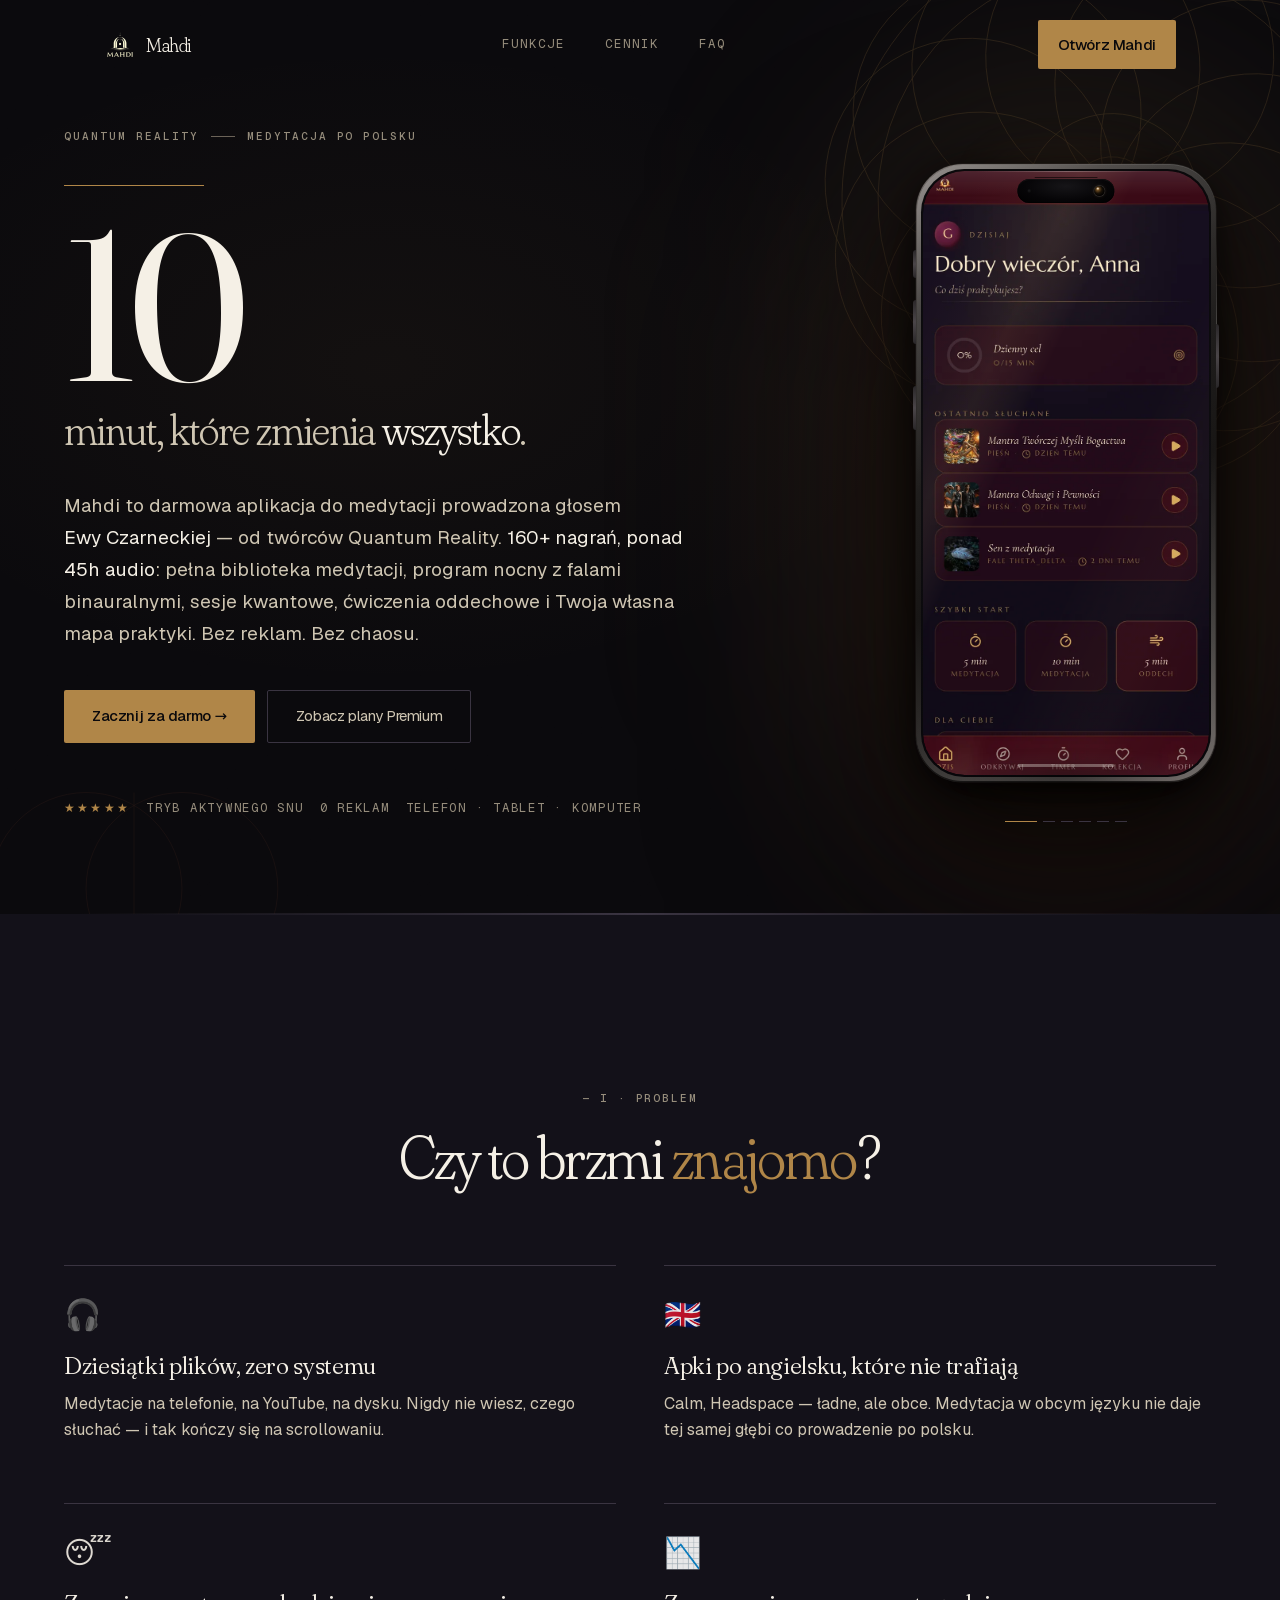
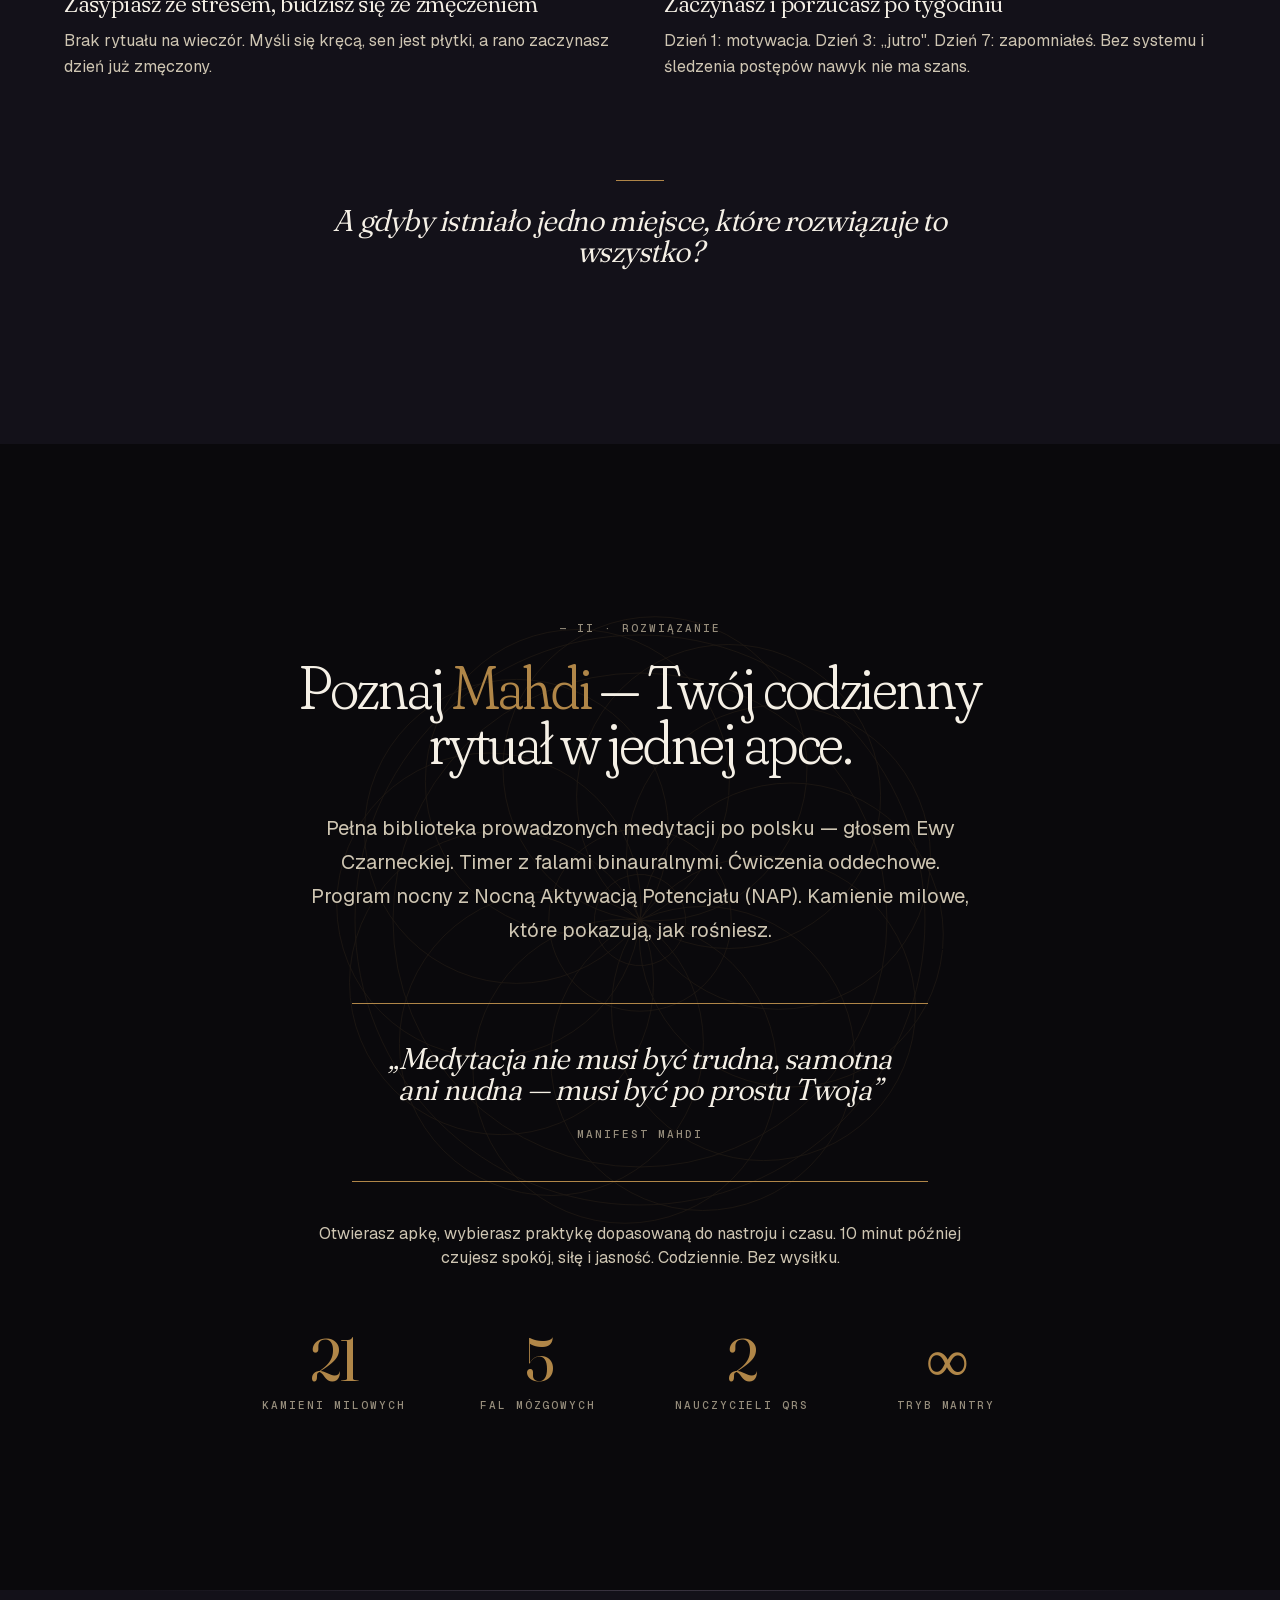
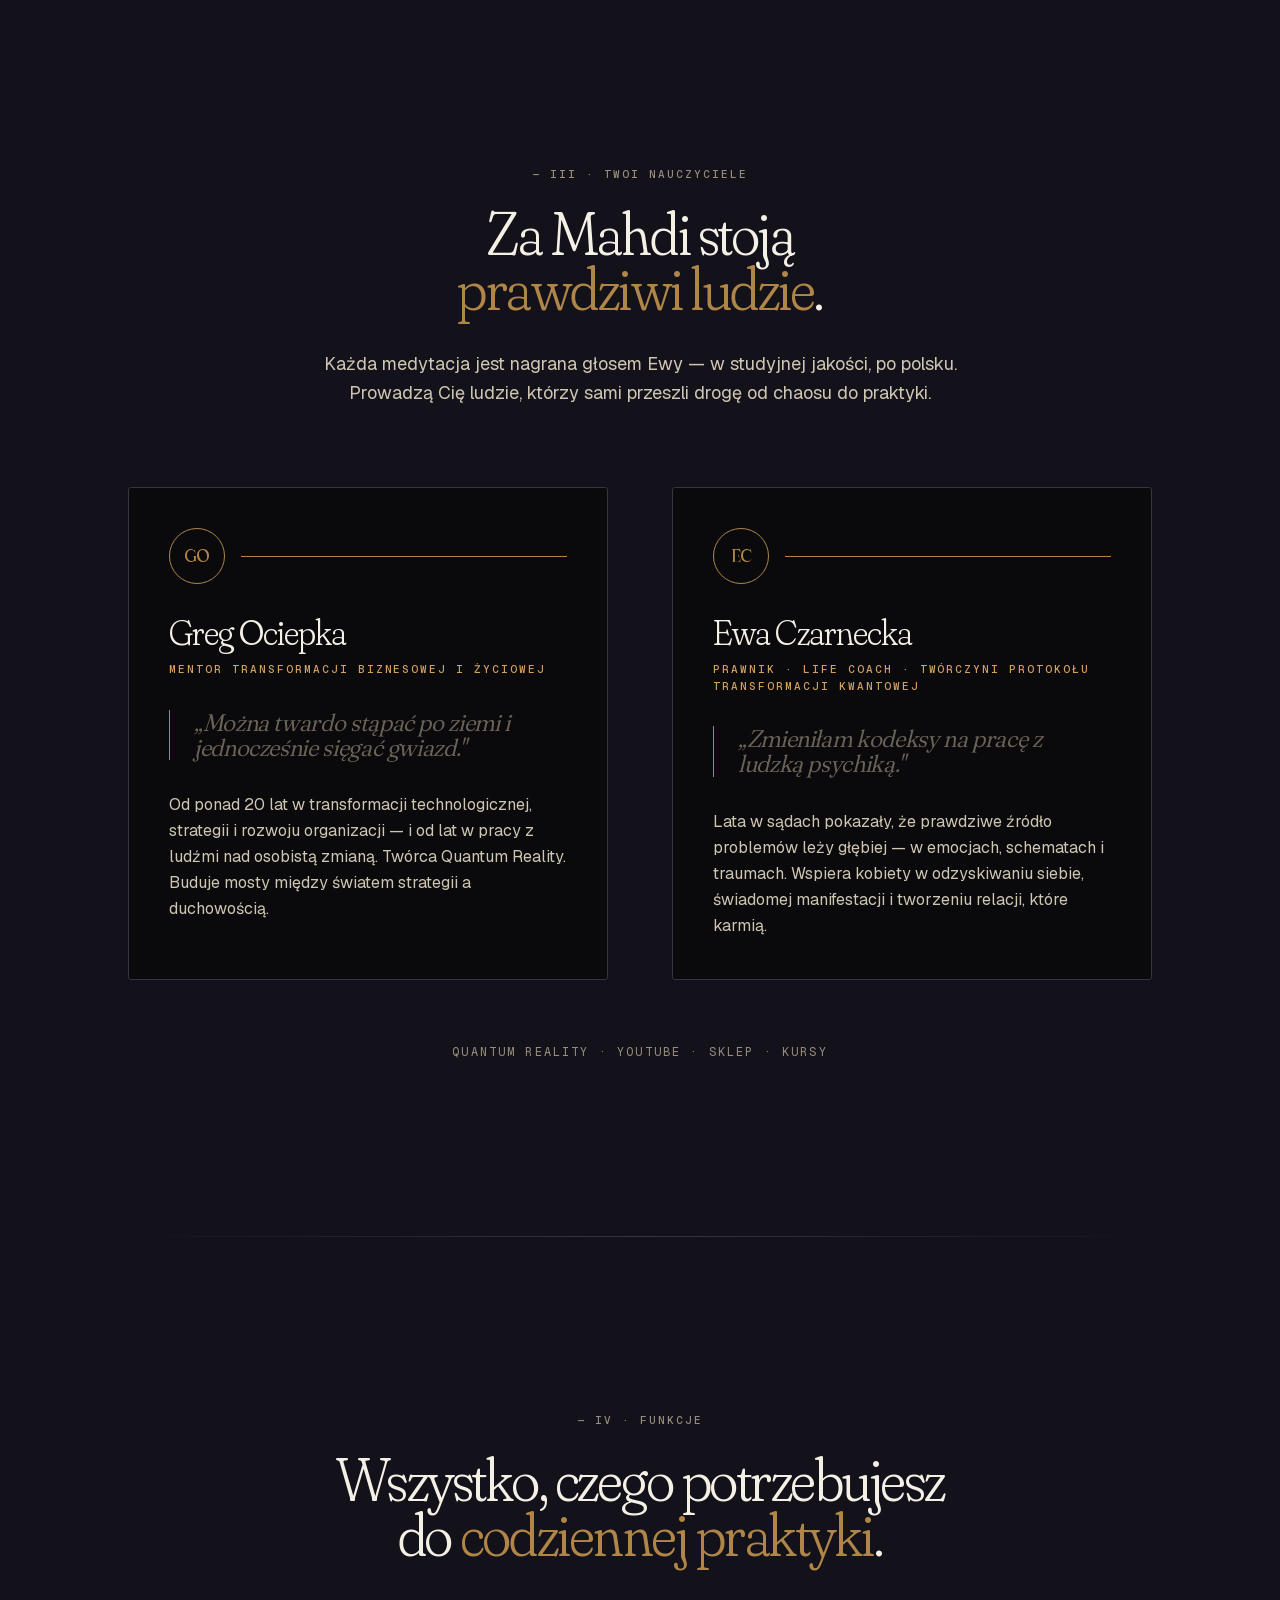
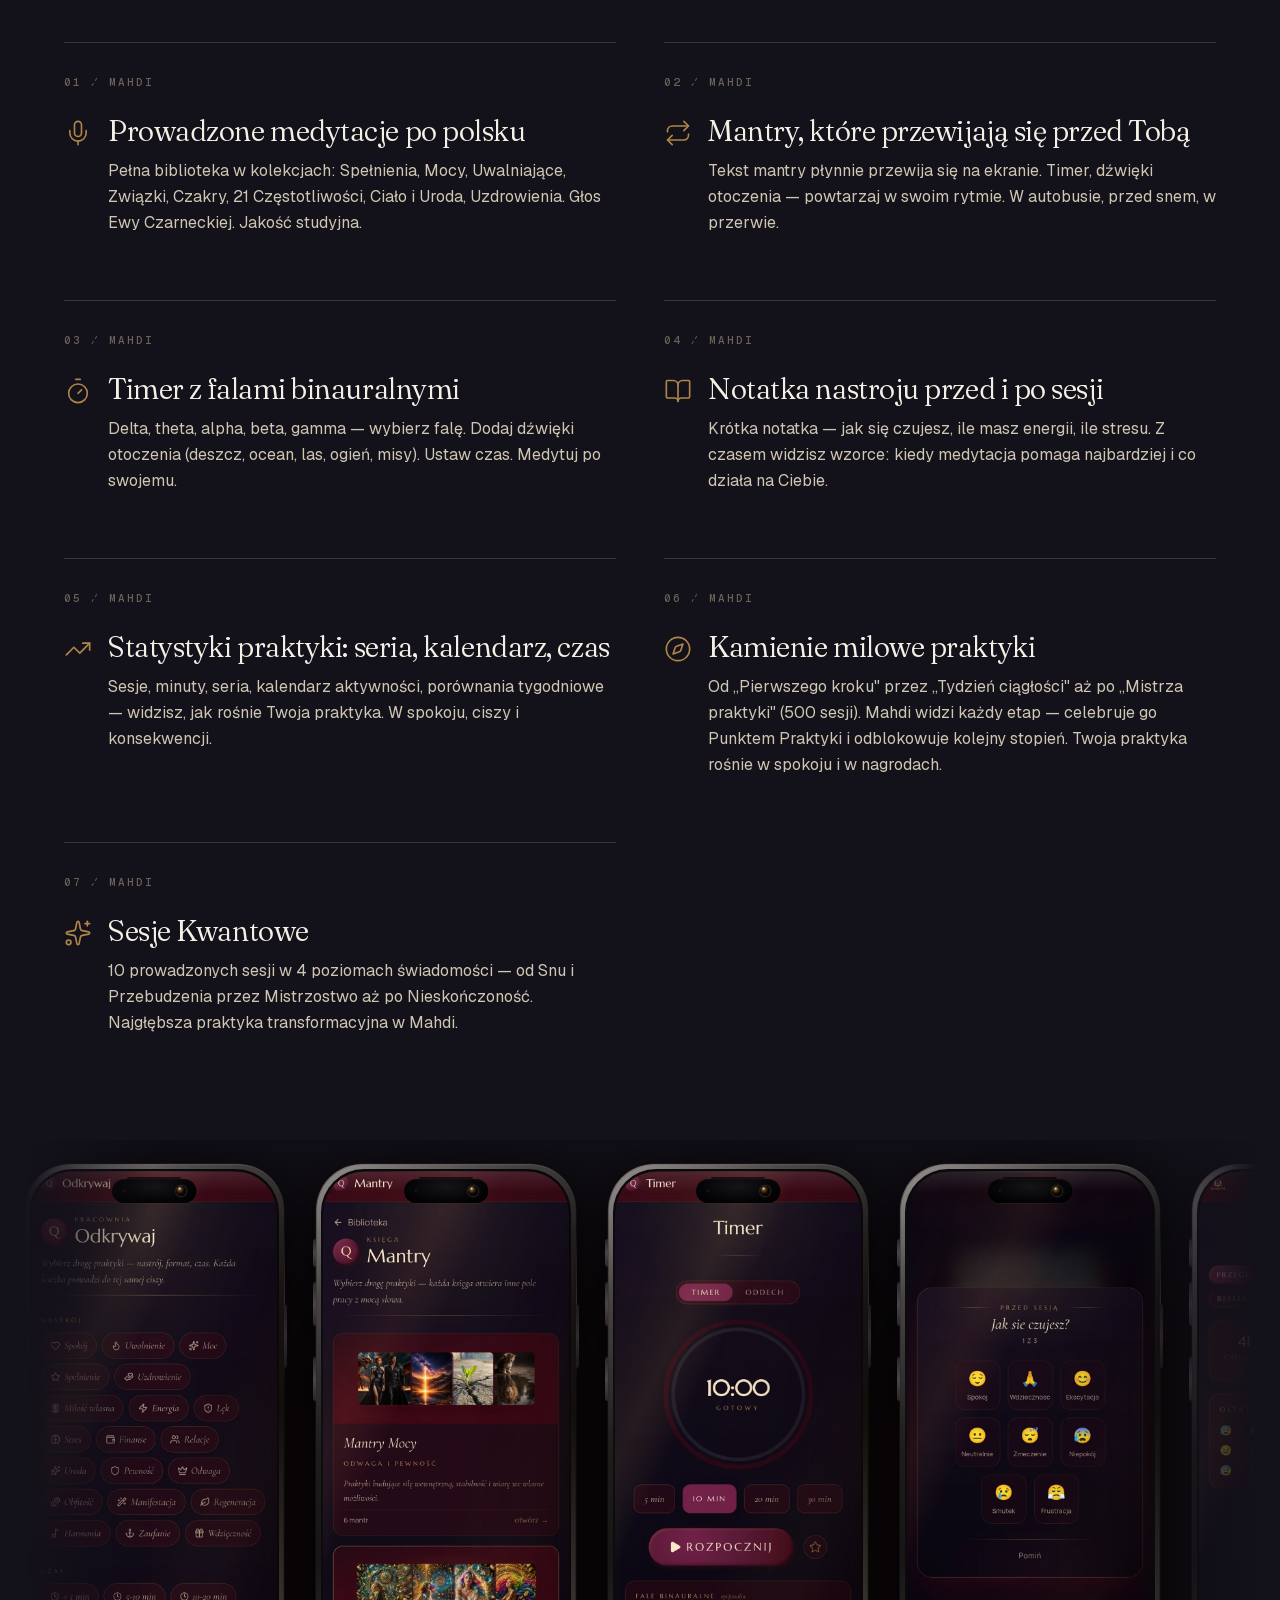
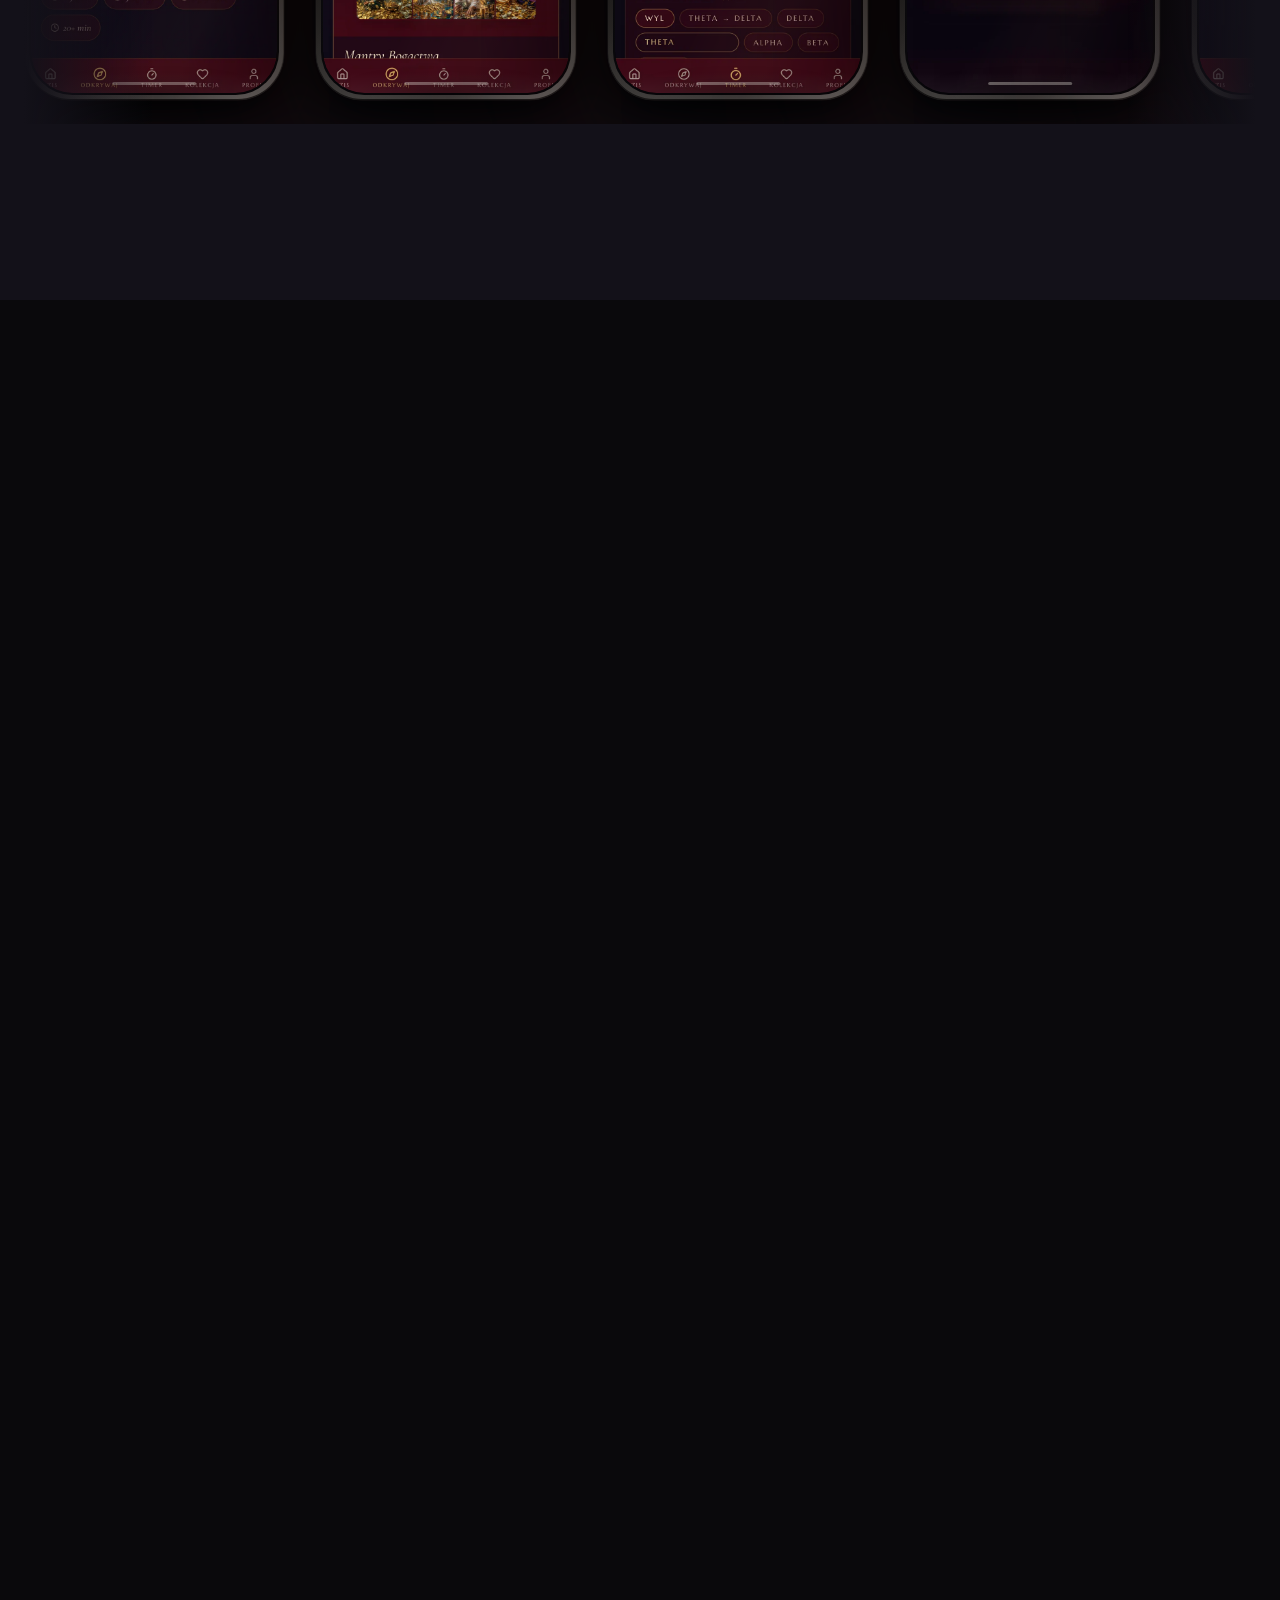
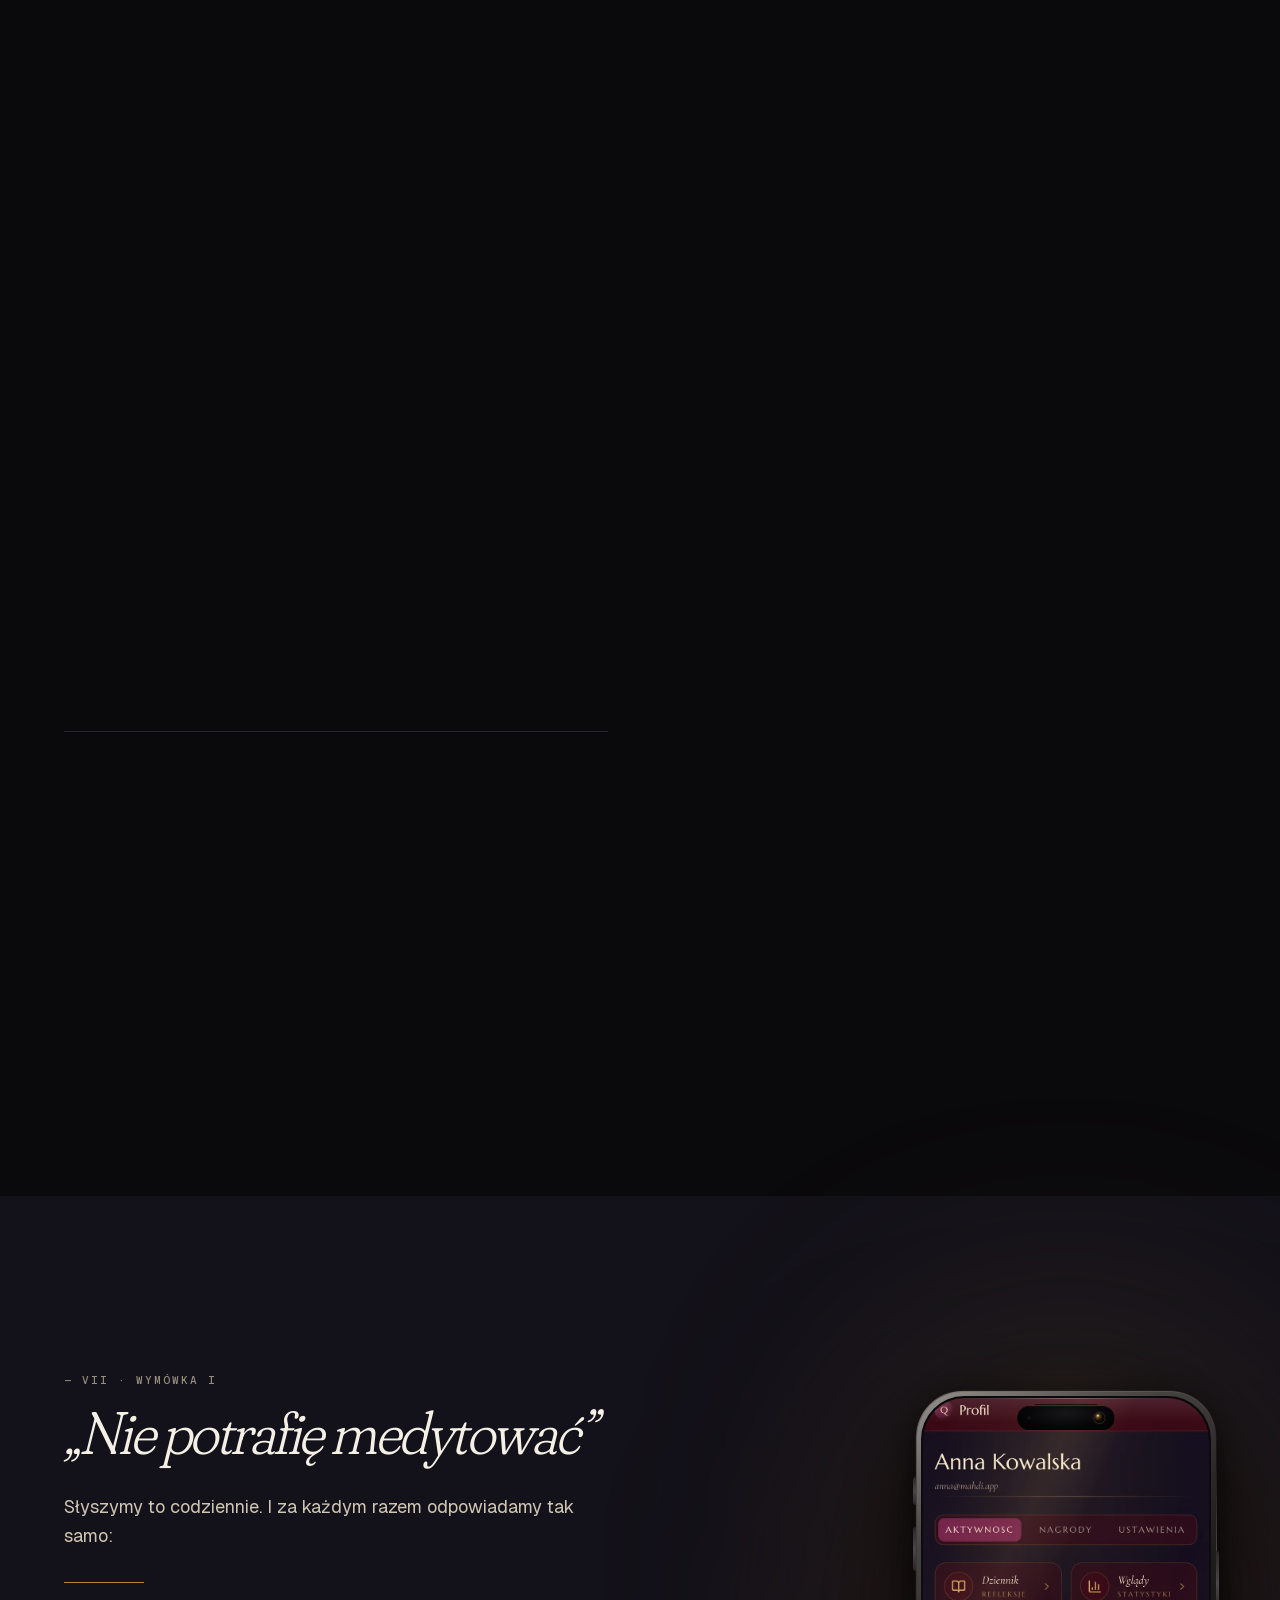
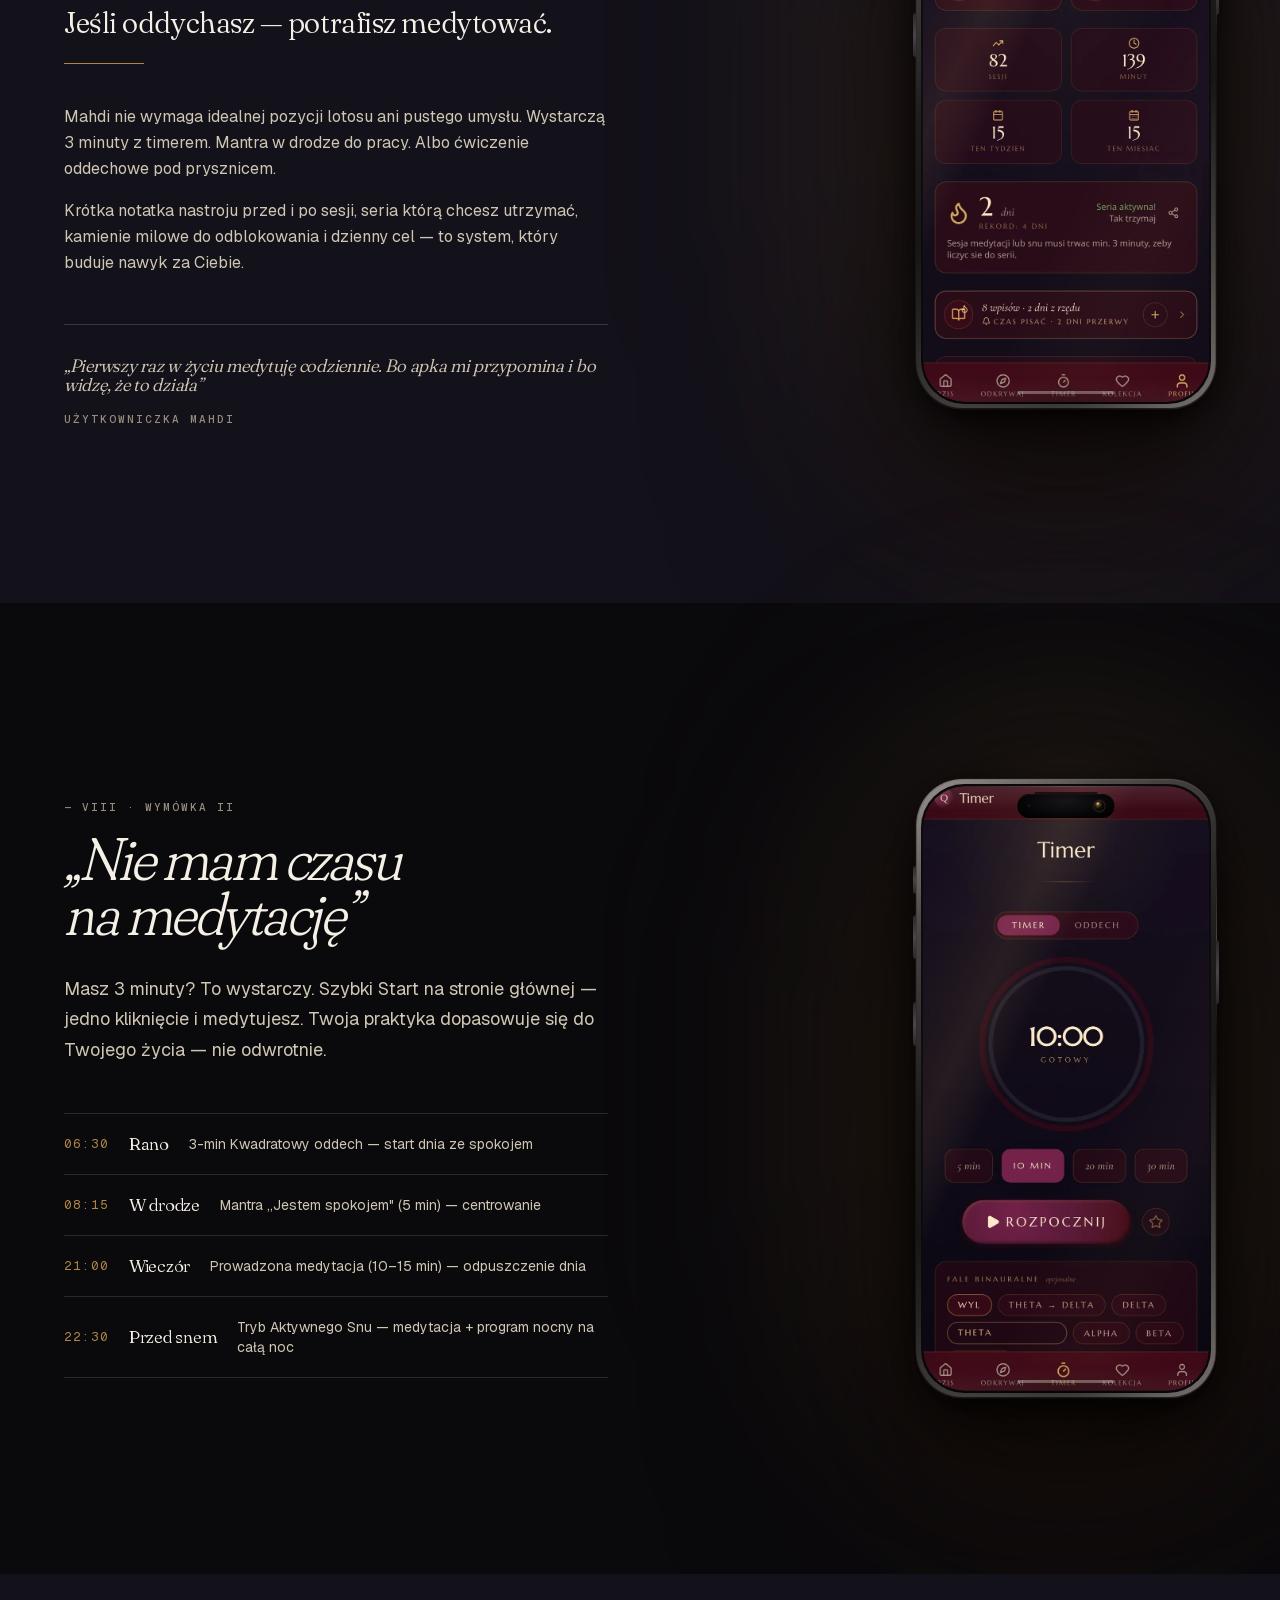
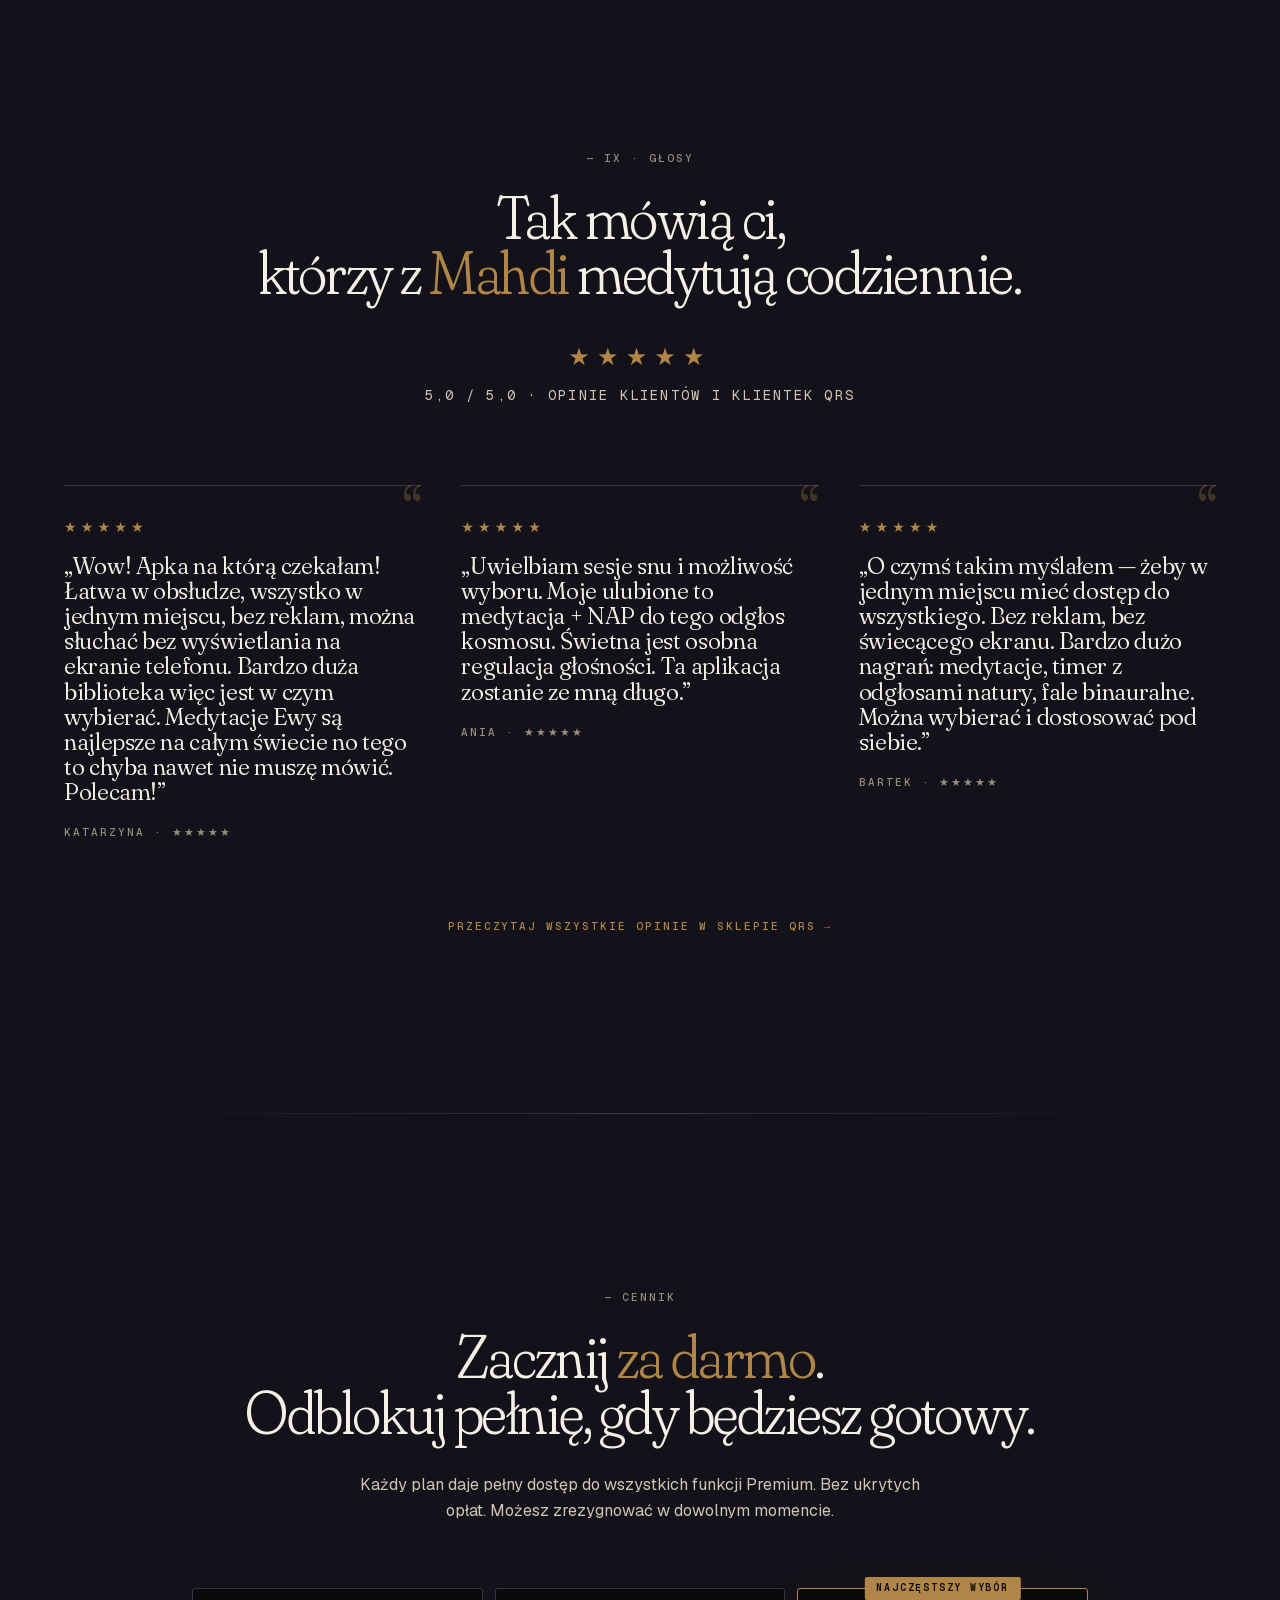
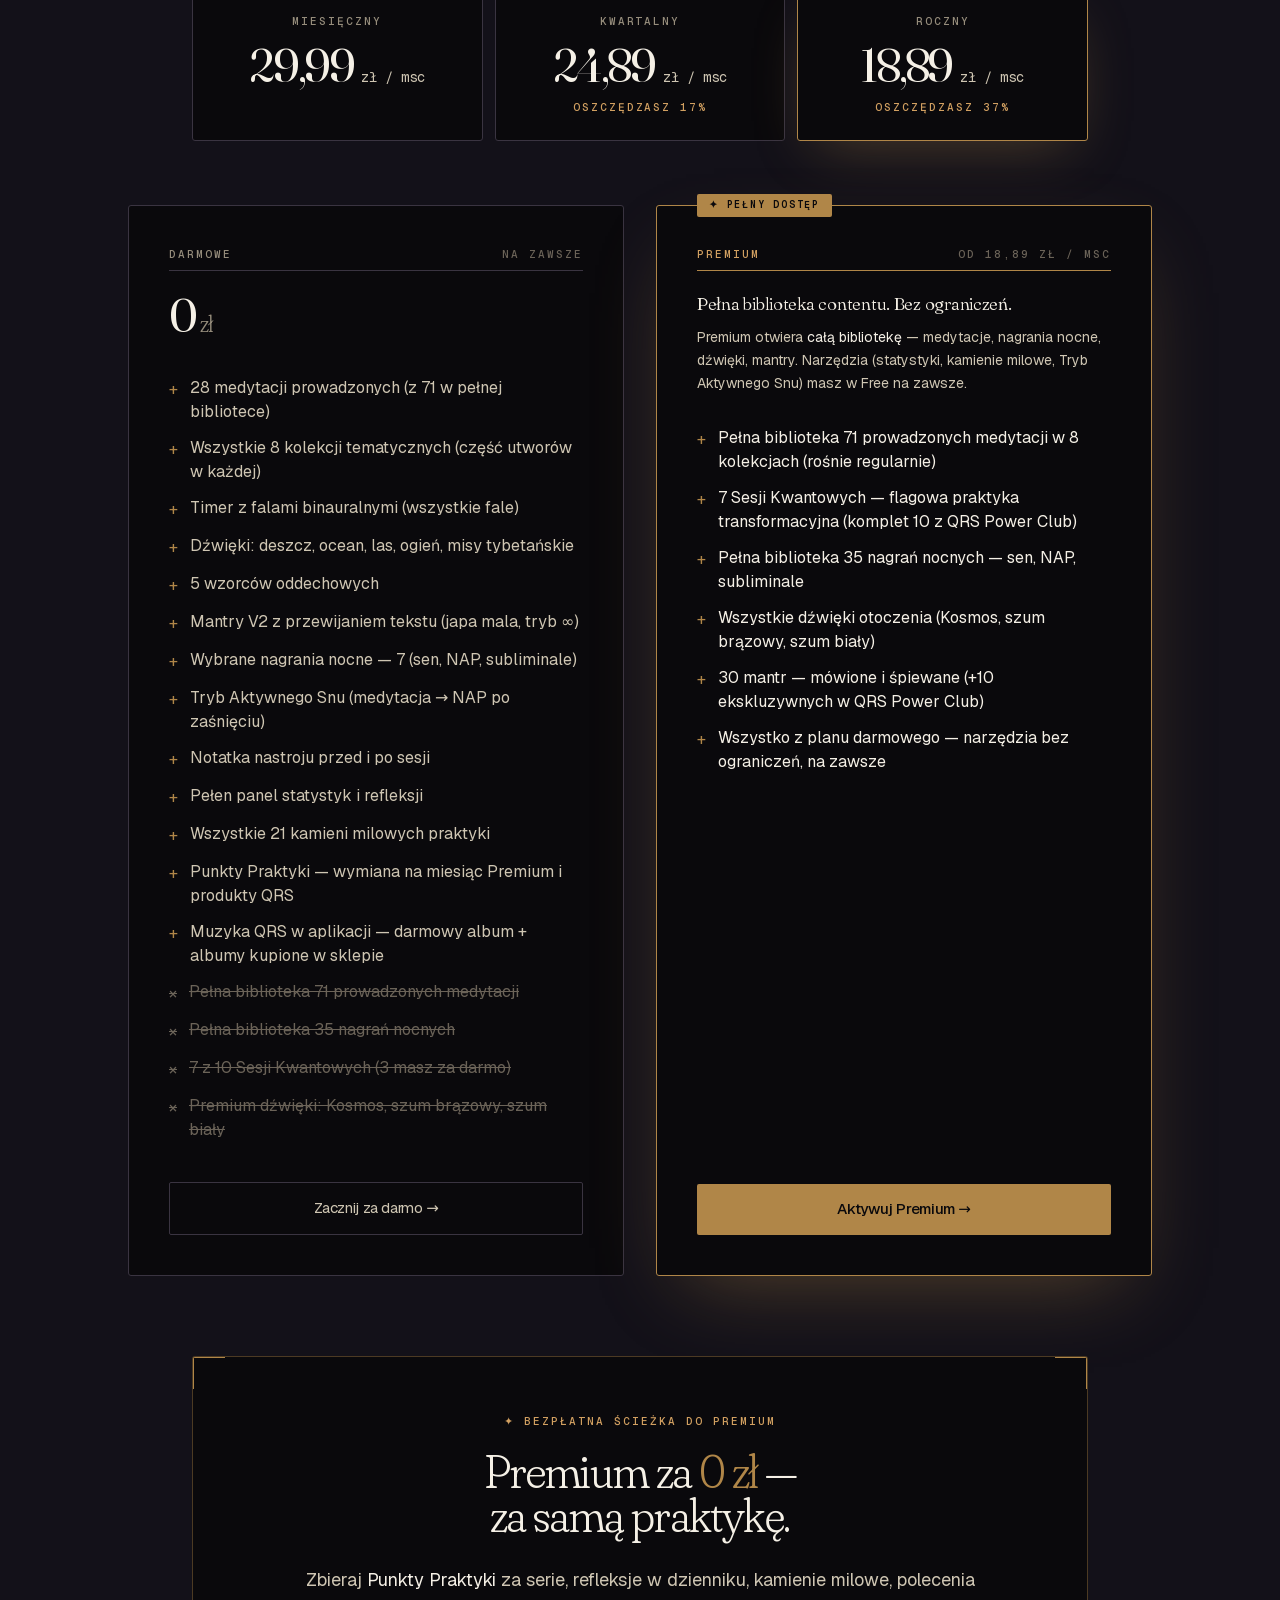
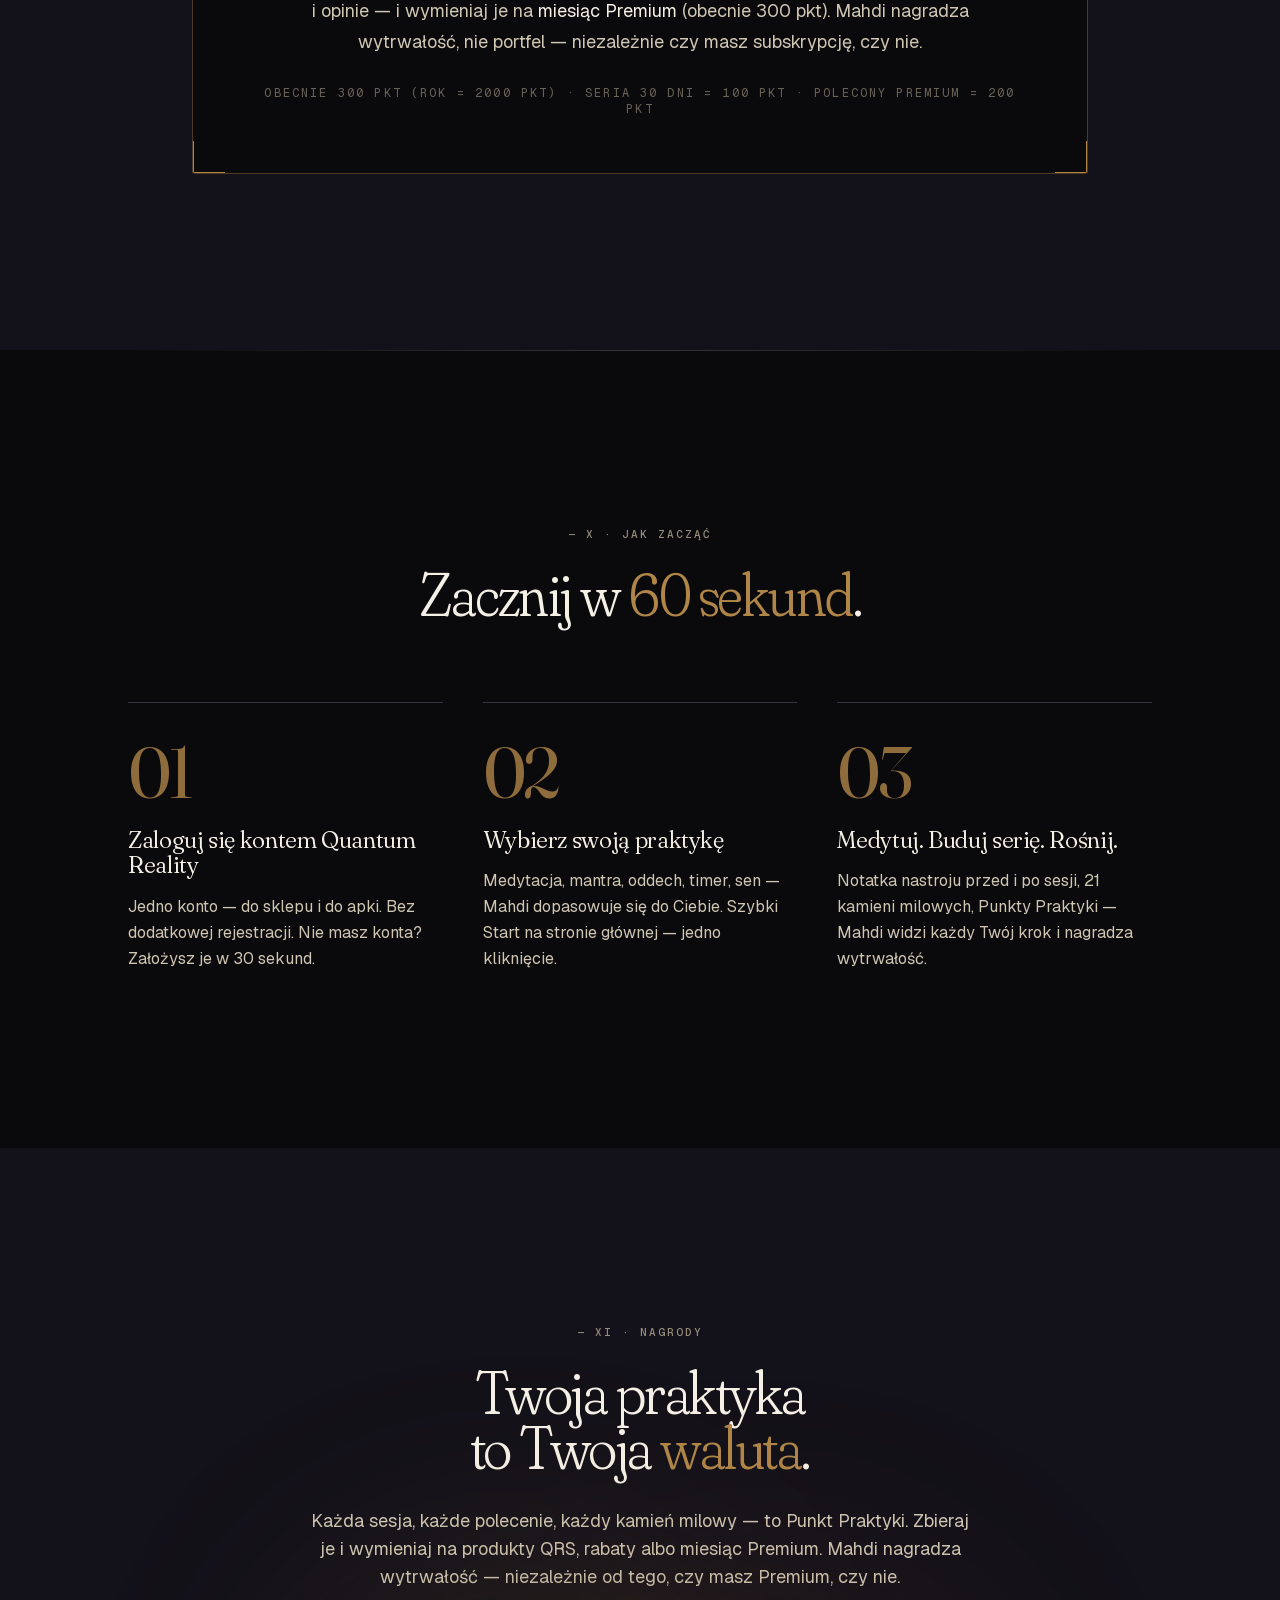
<file: index.html>
<!DOCTYPE html><!--irCg35Fv2kz4tyydUwqAE--><html lang="pl" class="fraunces_9da4d2c6-module__Jzuq2q__variable geist_51854a72-module__j24gOa__variable geist_mono_f69f5a8c-module__qqQczG__variable"><head><meta charSet="utf-8"/><meta name="viewport" content="width=device-width, initial-scale=1"/><link rel="preload" href="/_next/static/media/5307092570128b5a-s.p.3c97c9fa.woff2" as="font" crossorigin="" type="font/woff2"/><link rel="preload" href="/_next/static/media/7178b3e590c64307-s.p.55554cd0.woff2" as="font" crossorigin="" type="font/woff2"/><link rel="preload" href="/_next/static/media/797e433ab948586e-s.p.29207c2f.woff2" as="font" crossorigin="" type="font/woff2"/><link rel="preload" href="/_next/static/media/b67966e0b83b2cd0-s.p.85e63c96.woff2" as="font" crossorigin="" type="font/woff2"/><link rel="preload" href="/_next/static/media/bbc41e54d2fcbd21-s.p.fe42ddf4.woff2" as="font" crossorigin="" type="font/woff2"/><link rel="preload" href="/_next/static/media/caa3a2e1cccd8315-s.p.3b6cae6d.woff2" as="font" crossorigin="" type="font/woff2"/><link rel="preload" href="/images/screen-home.webp" as="image" type="image/webp" fetchPriority="high"/><link rel="stylesheet" href="/_next/static/chunks/715e94e588f9d79e.css" data-precedence="next"/><link rel="preload" as="script" fetchPriority="low" href="/_next/static/chunks/ca25542ef5a14c79.js"/><script src="/_next/static/chunks/5faeea72d2e78ff5.js" async=""></script><script src="/_next/static/chunks/4911410e5153f0d7.js" async=""></script><script src="/_next/static/chunks/4b4dbe1801e33ac5.js" async=""></script><script src="/_next/static/chunks/turbopack-3bebe8fcadf4e27f.js" async=""></script><script src="/_next/static/chunks/773355c01509ed09.js" async=""></script><script src="/_next/static/chunks/33074d3ff5d0cd2d.js" async=""></script><script src="/_next/static/chunks/c4d90098b4abc498.js" async=""></script><script src="/_next/static/chunks/cf40915216cac54a.js" async=""></script><script src="/_next/static/chunks/48b0d684bd9b641e.js" async=""></script><link rel="preload" as="image" href="/images/screen-home.webp" type="image/webp" fetchPriority="high"/><meta name="next-size-adjust" content=""/><title>Mahdi — Aplikacja do Medytacji po Polsku | Quantum Reality</title><meta name="description" content="Pełna biblioteka prowadzonych medytacji po polsku, mantry, fale binauralne, program nocny z NAP i subliminalami, ćwiczenia oddechowe i mapa Twojej praktyki. Bez reklam. Zacznij za darmo."/><meta name="author" content="Quantum Reality"/><meta name="keywords" content="medytacja,darmowa aplikacja do medytacji,aplikacja do medytacji po polsku,aplikacja medytacyjna,medytacja po polsku,mantry,fale binauralne,medytacja na sen,oddech,quantum reality,mahdi"/><meta name="robots" content="index, follow"/><link rel="canonical" href="https://trymahdi.app/"/><meta property="og:title" content="Mahdi — Twoje 10 minut, które zmienia wszystko."/><meta property="og:description" content="Prowadzone medytacje po polsku. Mantry. Program nocny z NAP. Timer z falami binauralnymi. Kamienie milowe praktyki. Zacznij za darmo."/><meta property="og:url" content="https://trymahdi.app/"/><meta property="og:site_name" content="Mahdi"/><meta property="og:locale" content="pl_PL"/><meta property="og:image" content="https://trymahdi.app/og-image.jpg"/><meta property="og:image:width" content="1200"/><meta property="og:image:height" content="630"/><meta property="og:type" content="website"/><meta name="twitter:card" content="summary_large_image"/><meta name="twitter:title" content="Mahdi — Twoje 10 minut, które zmienia wszystko."/><meta name="twitter:description" content="Prowadzone medytacje po polsku. Sen, oddech, fale binauralne. Bez reklam. Zacznij za darmo."/><meta name="twitter:image" content="https://trymahdi.app/og-image.jpg"/><link rel="icon" href="/icon.png?icon.0d290038.png" sizes="512x512" type="image/png"/><link rel="apple-touch-icon" href="/apple-icon.png?apple-icon.e75f581e.png" sizes="180x180" type="image/png"/><script>(function(w,d,s,l,i){w[l]=w[l]||[];w[l].push({'gtm.start':
new Date().getTime(),event:'gtm.js'});var f=d.getElementsByTagName(s)[0],
j=d.createElement(s),dl=l!='dataLayer'?'&l='+l:'';j.async=true;j.src=
'https://www.googletagmanager.com/gtm.js?id='+i+dl;f.parentNode.insertBefore(j,f);
})(window,document,'script','dataLayer','GTM-K6W84568');</script><script src="/_next/static/chunks/a6dad97d9634a72d.js" noModule=""></script></head><body class="font-body antialiased"><div hidden=""><!--$--><!--/$--></div><noscript><iframe src="https://www.googletagmanager.com/ns.html?id=GTM-K6W84568" height="0" width="0" style="display:none;visibility:hidden"></iframe></noscript><nav class="fixed top-0 left-0 right-0 z-50 transition-all duration-500 bg-transparent"><div class="max-w-6xl mx-auto flex items-center justify-between px-6 md:px-10 py-5"><a class="flex items-center gap-2.5 group" href="/"><img alt="Mahdi" loading="lazy" width="32" height="32" decoding="async" data-nimg="1" class="rounded-md" style="color:transparent" src="/images/mahdi-logo.webp"/><span class="font-display text-xl text-bone group-hover:text-ochre-glow transition-colors duration-500">Mahdi</span></a><div class="hidden md:flex items-center gap-10"><a href="#features" class="font-mono text-[0.78rem] uppercase tracking-[0.16em] text-bone-muted hover:text-bone transition-colors duration-300">Funkcje</a><a href="#pricing" class="font-mono text-[0.78rem] uppercase tracking-[0.16em] text-bone-muted hover:text-bone transition-colors duration-300">Cennik</a><a href="#faq" class="font-mono text-[0.78rem] uppercase tracking-[0.16em] text-bone-muted hover:text-bone transition-colors duration-300">FAQ</a></div><a href="https://mahdi.quantumreality.space/?utm_source=trymahdi&amp;utm_medium=web&amp;utm_campaign=launch" class="bg-ochre text-ink-deep hover:bg-ochre-glow font-medium px-7 py-3.5 rounded-[2px] transition-all duration-500 hover:shadow-[0_0_40px_rgba(176,134,72,0.35)] tracking-tight inline-flex items-center justify-center text-[0.94rem] text-sm px-4 md:px-5 py-2.5 whitespace-nowrap" target="_blank" rel="noopener noreferrer"><span class="md:hidden">Otwórz</span><span class="hidden md:inline">Otwórz Mahdi</span></a></div></nav><main><section class="relative min-h-[100svh] flex items-center bg-ink-deep overflow-hidden px-6 md:px-10 pt-32 pb-24"><div aria-hidden="true" class="pointer-events-none absolute inset-0 z-[1] " style="opacity:0.05;mix-blend-mode:overlay;background-image:url(&quot;data:image/svg+xml,%3Csvg xmlns=&#x27;http://www.w3.org/2000/svg&#x27; width=&#x27;220&#x27; height=&#x27;220&#x27;%3E%3Cfilter id=&#x27;n&#x27;%3E%3CfeTurbulence type=&#x27;fractalNoise&#x27; baseFrequency=&#x27;0.85&#x27; numOctaves=&#x27;2&#x27; stitchTiles=&#x27;stitch&#x27;/%3E%3CfeColorMatrix values=&#x27;0 0 0 0 1 0 0 0 0 1 0 0 0 0 1 0 0 0 0.55 0&#x27;/%3E%3C/filter%3E%3Crect width=&#x27;100%25&#x27; height=&#x27;100%25&#x27; filter=&#x27;url(%23n)&#x27;/%3E%3C/svg%3E&quot;)"></div><div aria-hidden="true" class="absolute -top-40 -right-48 text-ochre pointer-events-none"><svg width="720" height="720" viewBox="0 0 400 400" fill="none" stroke="currentColor" stroke-width="0.4" style="opacity:0.22" aria-hidden="true"><g style="transform-origin:50% 50%;transform:none;transform-box:fill-box"><circle cx="200" cy="200" r="150"></circle><circle cx="200" cy="200" r="130"></circle><circle cx="200" cy="120" r="80" opacity="0" pathLength="1" stroke-dashoffset="0" stroke-dasharray="0 1"></circle><circle cx="240" cy="130.7179676972449" r="80" opacity="0" pathLength="1" stroke-dashoffset="0" stroke-dasharray="0 1"></circle><circle cx="269.28203230275506" cy="160" r="80" opacity="0" pathLength="1" stroke-dashoffset="0" stroke-dasharray="0 1"></circle><circle cx="280" cy="200" r="80" opacity="0" pathLength="1" stroke-dashoffset="0" stroke-dasharray="0 1"></circle><circle cx="269.2820323027551" cy="240" r="80" opacity="0" pathLength="1" stroke-dashoffset="0" stroke-dasharray="0 1"></circle><circle cx="240" cy="269.2820323027551" r="80" opacity="0" pathLength="1" stroke-dashoffset="0" stroke-dasharray="0 1"></circle><circle cx="200" cy="280" r="80" opacity="0" pathLength="1" stroke-dashoffset="0" stroke-dasharray="0 1"></circle><circle cx="160" cy="269.28203230275506" r="80" opacity="0" pathLength="1" stroke-dashoffset="0" stroke-dasharray="0 1"></circle><circle cx="130.71796769724492" cy="240.00000000000003" r="80" opacity="0" pathLength="1" stroke-dashoffset="0" stroke-dasharray="0 1"></circle><circle cx="120" cy="200" r="80" opacity="0" pathLength="1" stroke-dashoffset="0" stroke-dasharray="0 1"></circle><circle cx="130.71796769724492" cy="160" r="80" opacity="0" pathLength="1" stroke-dashoffset="0" stroke-dasharray="0 1"></circle><circle cx="159.99999999999997" cy="130.71796769724492" r="80" opacity="0" pathLength="1" stroke-dashoffset="0" stroke-dasharray="0 1"></circle><circle cx="200" cy="200" r="48"></circle><circle cx="200" cy="200" r="24"></circle></g></svg></div><div aria-hidden="true" class="absolute -bottom-32 -left-24 text-copper pointer-events-none"><svg width="460" height="306.82" viewBox="0 0 320 320" fill="none" stroke="currentColor" stroke-width="0.5" style="opacity:0.18" aria-hidden="true"><circle cx="110" cy="160" r="100" opacity="0" pathLength="1" stroke-dashoffset="0" stroke-dasharray="0 1"></circle><circle cx="210" cy="160" r="100" opacity="0" pathLength="1" stroke-dashoffset="0" stroke-dasharray="0 1"></circle><path d="M 160 60 L 160 260" pathLength="1" stroke-dashoffset="0" stroke-dasharray="0 1"></path></svg></div><div aria-hidden="true" class="absolute inset-0 pointer-events-none" style="background:radial-gradient(ellipse 60% 50% at 30% 40%, rgba(176, 134, 72, 0.05), transparent 70%)"></div><div class="max-w-6xl mx-auto w-full relative z-10"><div class="grid grid-cols-1 md:grid-cols-12 gap-x-12 gap-y-20 items-center"><div class="md:col-span-7 relative"><div class="font-eyebrow text-bone-muted mb-10 flex items-center gap-3 flex-wrap" style="opacity:0;filter:blur(10px);transform:translateY(40px)"><span>Quantum Reality</span><span class="w-6 h-px bg-bone-soft"></span><span>medytacja po polsku</span></div><div class="h-px w-full bg-ochre origin-left mb-8 max-w-[140px]" aria-hidden="true" style="transform:scaleX(0)"></div><h1 class="text-bone leading-none" style="opacity:0;filter:blur(10px);transform:translateY(40px)"><span class="font-display-tight block text-[6rem] sm:text-[8rem] md:text-[13rem] leading-[0.82] -tracking-[0.045em] text-bone">10</span><span class="font-display block text-2xl md:text-[2.7rem] text-bone-dim mt-4 -tracking-[0.018em] leading-[1.1] max-w-[20ch]">minut, które zmienia <span class="text-bone">wszystko</span>.</span></h1><p class="text-bone-dim text-lg md:text-[1.18rem] max-w-2xl mt-10 leading-[1.7]" style="opacity:0;filter:blur(10px);transform:translateY(40px)">Mahdi to darmowa aplikacja do medytacji prowadzona głosem<!-- --> <span class="text-bone">Ewy Czarneckiej</span> <!-- -->— od twórców Quantum Reality. <span class="text-bone">160+ nagrań, ponad 45h audio</span>: pełna biblioteka medytacji, program nocny z falami binauralnymi, sesje kwantowe, ćwiczenia oddechowe i Twoja własna mapa praktyki. Bez reklam. Bez chaosu.</p><div class="flex flex-wrap gap-3 mt-10" style="opacity:0;filter:blur(10px);transform:translateY(40px)"><a href="https://mahdi.quantumreality.space/?utm_source=trymahdi&amp;utm_medium=web&amp;utm_campaign=launch" class="bg-ochre text-ink-deep hover:bg-ochre-glow font-medium px-7 py-3.5 rounded-[2px] transition-all duration-500 hover:shadow-[0_0_40px_rgba(176,134,72,0.35)] tracking-tight inline-flex items-center justify-center text-[0.94rem] " target="_blank" rel="noopener noreferrer">Zacznij za darmo →</a><a href="#pricing" class="border border-ink-rule text-bone-dim hover:border-ochre hover:text-bone px-7 py-3.5 rounded-[2px] transition-all duration-500 tracking-tight inline-flex items-center justify-center text-[0.94rem] ">Zobacz plany Premium</a></div><div class="mt-14 flex items-center gap-x-4 gap-y-2 text-[0.7rem] md:text-[0.78rem] text-bone-muted font-mono flex-wrap" style="opacity:0;filter:blur(10px);transform:translateY(40px)"><span class="text-ochre tracking-[0.18em]">★★★★★</span><span class="uppercase tracking-[0.14em]">Tryb Aktywnego Snu</span><span class="uppercase tracking-[0.14em]">0 reklam</span><span class="uppercase tracking-[0.14em] basis-full md:basis-auto">Telefon · Tablet · Komputer</span></div></div><div class="md:col-span-5 flex justify-center md:justify-end items-center" style="opacity:0;filter:blur(8px);transform:translateX(60px)"><div class="relative"><div class="relative "><div aria-hidden="true" class="absolute -inset-16 rounded-full bg-ochre/[0.18] blur-[120px] animate-glow-pulse pointer-events-none"></div><div aria-hidden="true" class="absolute -inset-3 rounded-[3.4rem] pointer-events-none" style="background:radial-gradient(ellipse 60% 80% at 50% 50%, rgba(208,160,97,0.32) 0%, transparent 75%);filter:blur(20px)"></div><div class="relative w-[260px] md:w-[300px] aspect-[358/738] mx-auto" style="filter:drop-shadow(0 8px 16px rgba(0,0,0,0.6)) drop-shadow(0 30px 50px rgba(0,0,0,0.7)) drop-shadow(0 80px 100px rgba(20,8,2,0.55))"><div class="absolute inset-0 rounded-[2.9rem] p-[5px]" style="background:linear-gradient(150deg, #6f6864 0%, #3d3a38 18%, #1f1d1c 42%, #181615 58%, #3a3735 82%, #5a5350 100%);box-shadow:0 0 0 0.5px rgba(255,255,255,0.08), inset 0 1px 0 rgba(255,255,255,0.12), inset 0 -1px 0 rgba(0,0,0,0.6)"><div aria-hidden="true" class="absolute inset-[1px] rounded-[2.85rem] pointer-events-none" style="background:linear-gradient(140deg, rgba(255,255,255,0.28) 0%, rgba(255,255,255,0.06) 18%, transparent 38%, transparent 62%, rgba(255,255,255,0.08) 84%, rgba(255,255,255,0.16) 100%)"></div><div aria-hidden="true" class="absolute top-[3%] left-[8%] w-[28%] h-[18%] pointer-events-none" style="background:radial-gradient(ellipse at center, rgba(255,255,255,0.22) 0%, rgba(255,255,255,0.06) 35%, transparent 70%);filter:blur(2px)"></div><div aria-hidden="true" class="absolute top-[12%] -right-px w-[1.5px] h-[28%] rounded-r-md pointer-events-none" style="background:linear-gradient(180deg, transparent 0%, rgba(255,255,255,0.22) 50%, transparent 100%)"></div><div aria-hidden="true" class="absolute bottom-[2%] left-[20%] right-[20%] h-[1px] pointer-events-none" style="background:linear-gradient(90deg, transparent 0%, rgba(255,255,255,0.18) 50%, transparent 100%)"></div><div class="relative w-full h-full rounded-[2.7rem] p-[2px]" style="background:linear-gradient(180deg, #0a090b 0%, #0e0d10 50%, #08070a 100%)"><div class="relative w-full h-full rounded-[2.6rem] overflow-hidden bg-black isolate" style="clip-path:inset(0 round 2.6rem);-webkit-clip-path:inset(0 round 2.6rem);transform:translateZ(0)"><img src="/images/screen-home.webp" alt="Mahdi — Twój dzisiaj" class="absolute inset-0 w-full h-full object-cover" loading="eager" draggable="false" style="opacity:0;transform:scale(1.04)"/><div aria-hidden="true" class="absolute inset-0 z-[5] pointer-events-none mix-blend-overlay opacity-[0.18]" style="background-image:repeating-linear-gradient(0deg, rgba(0,0,0,0.4) 0px, rgba(0,0,0,0.4) 0.5px, transparent 0.5px, transparent 2px)"></div><div aria-hidden="true" class="absolute inset-0 z-[6] pointer-events-none" style="background:linear-gradient(180deg, rgba(255,255,255,0.10) 0%, transparent 4%, transparent 96%, rgba(255,255,255,0.05) 100%)"></div><div aria-hidden="true" class="absolute top-[8px] left-1/2 -translate-x-1/2 w-[34%] h-[24px] rounded-full z-20 flex items-center justify-between px-2.5" style="background:radial-gradient(ellipse at 50% 30%, #161518 0%, #060507 60%, #000 100%);box-shadow:inset 0 1px 1px rgba(255,255,255,0.06), inset 0 0 0 0.5px rgba(0,0,0,1), 0 1px 1.5px rgba(255,255,255,0.04)"><span class="block w-[4px] h-[4px] rounded-full" style="background:radial-gradient(circle at 40% 40%, #1a1a1d 0%, #050505 80%)"></span><span class="relative block w-[10px] h-[10px] rounded-full" style="background:radial-gradient(circle at 32% 28%, #c89a5c 0%, #6a4a22 18%, #1a1208 45%, #050302 75%, #000 100%);box-shadow:0 0 0 1px rgba(255,255,255,0.10), inset 0 0 3px rgba(0,0,0,0.9), 0 0 4px rgba(208,160,97,0.18)"><span aria-hidden="true" class="absolute top-[1px] left-[2px] w-[3px] h-[3px] rounded-full" style="background:radial-gradient(circle, rgba(255,255,255,0.85) 0%, rgba(255,220,180,0.3) 50%, transparent 100%)"></span></span></div><div aria-hidden="true" class="absolute inset-0 z-10 pointer-events-none bg-gradient-to-br from-transparent via-ochre/[0.22] to-transparent" style="mix-blend-mode:screen;-webkit-mask-image:linear-gradient(115deg, rgba(0,0,0,0) 0%, rgba(0,0,0,1) 28%, rgba(0,0,0,0) 38%, rgba(0,0,0,0) 60%, rgba(0,0,0,0.4) 78%, rgba(0,0,0,0) 92%);mask-image:linear-gradient(115deg, rgba(0,0,0,0) 0%, rgba(0,0,0,1) 28%, rgba(0,0,0,0) 38%, rgba(0,0,0,0) 60%, rgba(0,0,0,0.4) 78%, rgba(0,0,0,0) 92%)"></div><div aria-hidden="true" class="absolute top-[6px] left-1/2 -translate-x-1/2 w-[22%] h-[1.5px] rounded-full bg-black/60 z-30"></div><div aria-hidden="true" class="absolute bottom-2 left-1/2 -translate-x-1/2 w-[34%] h-[3px] rounded-full bg-bone/40 z-30"></div><div aria-hidden="true" class="absolute top-0 left-[18%] right-[18%] h-px bg-gradient-to-r from-transparent via-white/25 to-transparent z-30"></div></div></div></div><span aria-hidden="true" class="absolute top-[26%] -right-[3px] w-[3px] h-[64px] rounded-r-sm" style="background:linear-gradient(180deg, #2a2729 0%, #4a4548 50%, #2a2729 100%)"></span><span aria-hidden="true" class="absolute top-[22%] -left-[3px] w-[3px] h-[44px] rounded-l-sm" style="background:linear-gradient(180deg, #2a2729 0%, #4a4548 50%, #2a2729 100%)"></span><span aria-hidden="true" class="absolute top-[36%] -left-[3px] w-[3px] h-[44px] rounded-l-sm" style="background:linear-gradient(180deg, #2a2729 0%, #4a4548 50%, #2a2729 100%)"></span><span aria-hidden="true" class="absolute top-[14%] -left-[3px] w-[3px] h-[28px] rounded-l-sm" style="background:linear-gradient(180deg, #2a2729 0%, #4a4548 50%, #2a2729 100%)"></span></div><div aria-hidden="true" class="absolute left-1/2 -translate-x-1/2 -bottom-2 w-[78%] h-[28px] rounded-[50%] pointer-events-none" style="background:radial-gradient(ellipse at center, rgba(0,0,0,0.55) 0%, rgba(0,0,0,0.25) 35%, transparent 70%);filter:blur(8px)"></div></div><div class="absolute -bottom-10 left-0 right-0 flex items-center justify-center gap-1.5"><span aria-hidden="true" class="block h-px transition-all duration-700 ease-out w-8 bg-ochre"></span><span aria-hidden="true" class="block h-px transition-all duration-700 ease-out w-3 bg-ink-rule"></span><span aria-hidden="true" class="block h-px transition-all duration-700 ease-out w-3 bg-ink-rule"></span><span aria-hidden="true" class="block h-px transition-all duration-700 ease-out w-3 bg-ink-rule"></span><span aria-hidden="true" class="block h-px transition-all duration-700 ease-out w-3 bg-ink-rule"></span><span aria-hidden="true" class="block h-px transition-all duration-700 ease-out w-3 bg-ink-rule"></span></div></div></div></div></div><div aria-hidden="true" class="absolute bottom-0 left-1/2 -translate-x-1/2 w-[88%] h-px bg-gradient-to-r from-transparent via-ink-rule to-transparent"></div></section><section class="relative py-28 md:py-44 px-6 md:px-10 bg-ink-velvet " style="opacity:0"><div aria-hidden="true" class="absolute top-0 left-1/2 -translate-x-1/2 w-[80%] h-px bg-gradient-to-r from-transparent via-ink-rule to-transparent"></div><div class="max-w-6xl mx-auto relative"><div><span class="font-eyebrow text-bone-muted block text-center mb-6" style="opacity:0;filter:blur(10px);transform:translateY(40px)">⁠—⁠ I · Problem</span><h2 class="font-display text-4xl md:text-6xl text-bone text-center max-w-3xl mx-auto leading-[0.98]" style="opacity:0;filter:blur(14px);transform:translateY(60px)">Czy to brzmi <span class="text-ochre">znajomo</span>?</h2><div class="grid grid-cols-1 md:grid-cols-2 gap-x-12 gap-y-14 mt-20"><div class="group relative pt-8 pb-1 transition-all duration-700" style="opacity:0;filter:blur(10px);transform:translateY(40px)"><div class="absolute top-0 left-0 right-0 h-px bg-ink-rule transition-colors duration-500 group-hover:bg-bone-soft"></div><span aria-hidden="true" class="text-3xl mb-5 block opacity-90 group-hover:opacity-100 transition-opacity duration-500">🎧</span><h3 class="font-editorial text-xl md:text-2xl text-bone mb-3 leading-snug">Dziesiątki plików, zero systemu</h3><p class="text-bone-dim text-base leading-relaxed">Medytacje na telefonie, na YouTube, na dysku. Nigdy nie wiesz, czego słuchać — i tak kończy się na scrollowaniu.</p></div><div class="group relative pt-8 pb-1 transition-all duration-700" style="opacity:0;filter:blur(10px);transform:translateY(40px)"><div class="absolute top-0 left-0 right-0 h-px bg-ink-rule transition-colors duration-500 group-hover:bg-bone-soft"></div><span aria-hidden="true" class="text-3xl mb-5 block opacity-90 group-hover:opacity-100 transition-opacity duration-500">🇬🇧</span><h3 class="font-editorial text-xl md:text-2xl text-bone mb-3 leading-snug">Apki po angielsku, które nie trafiają</h3><p class="text-bone-dim text-base leading-relaxed">Calm, Headspace — ładne, ale obce. Medytacja w obcym języku nie daje tej samej głębi co prowadzenie po polsku.</p></div><div class="group relative pt-8 pb-1 transition-all duration-700" style="opacity:0;filter:blur(10px);transform:translateY(40px)"><div class="absolute top-0 left-0 right-0 h-px bg-ink-rule transition-colors duration-500 group-hover:bg-bone-soft"></div><span aria-hidden="true" class="text-3xl mb-5 block opacity-90 group-hover:opacity-100 transition-opacity duration-500">😴</span><h3 class="font-editorial text-xl md:text-2xl text-bone mb-3 leading-snug">Zasypiasz ze stresem, budzisz się ze zmęczeniem</h3><p class="text-bone-dim text-base leading-relaxed">Brak rytuału na wieczór. Myśli się kręcą, sen jest płytki, a rano zaczynasz dzień już zmęczony.</p></div><div class="group relative pt-8 pb-1 transition-all duration-700" style="opacity:0;filter:blur(10px);transform:translateY(40px)"><div class="absolute top-0 left-0 right-0 h-px bg-ink-rule transition-colors duration-500 group-hover:bg-bone-soft"></div><span aria-hidden="true" class="text-3xl mb-5 block opacity-90 group-hover:opacity-100 transition-opacity duration-500">📉</span><h3 class="font-editorial text-xl md:text-2xl text-bone mb-3 leading-snug">Zaczynasz i porzucasz po tygodniu</h3><p class="text-bone-dim text-base leading-relaxed">Dzień 1: motywacja. Dzień 3: „jutro&quot;. Dzień 7: zapomniałeś. Bez systemu i śledzenia postępów nawyk nie ma szans.</p></div></div><div class="mt-24 max-w-2xl mx-auto text-center" style="opacity:0;filter:blur(10px);transform:translateY(40px)"><div class="w-12 h-px bg-ochre mx-auto mb-6"></div><p class="font-editorial text-2xl md:text-3xl text-bone leading-snug italic">A gdyby istniało jedno miejsce, które rozwiązuje to wszystko?</p></div></div></div></section><section class="relative py-28 md:py-44 px-6 md:px-10 bg-ink-deep overflow-hidden" style="opacity:0"><div class="max-w-6xl mx-auto relative"><div aria-hidden="true" class="absolute -top-20 left-1/2 -translate-x-1/2 text-ochre pointer-events-none"><svg width="760" height="760" viewBox="0 0 400 400" fill="none" stroke="currentColor" stroke-width="0.4" style="opacity:0.12" aria-hidden="true"><g style="transform-origin:50% 50%;transform:none;transform-box:fill-box"><circle cx="200" cy="200" r="150"></circle><circle cx="200" cy="200" r="130"></circle><circle cx="200" cy="120" r="80" opacity="0" pathLength="1" stroke-dashoffset="0" stroke-dasharray="0 1"></circle><circle cx="240" cy="130.7179676972449" r="80" opacity="0" pathLength="1" stroke-dashoffset="0" stroke-dasharray="0 1"></circle><circle cx="269.28203230275506" cy="160" r="80" opacity="0" pathLength="1" stroke-dashoffset="0" stroke-dasharray="0 1"></circle><circle cx="280" cy="200" r="80" opacity="0" pathLength="1" stroke-dashoffset="0" stroke-dasharray="0 1"></circle><circle cx="269.2820323027551" cy="240" r="80" opacity="0" pathLength="1" stroke-dashoffset="0" stroke-dasharray="0 1"></circle><circle cx="240" cy="269.2820323027551" r="80" opacity="0" pathLength="1" stroke-dashoffset="0" stroke-dasharray="0 1"></circle><circle cx="200" cy="280" r="80" opacity="0" pathLength="1" stroke-dashoffset="0" stroke-dasharray="0 1"></circle><circle cx="160" cy="269.28203230275506" r="80" opacity="0" pathLength="1" stroke-dashoffset="0" stroke-dasharray="0 1"></circle><circle cx="130.71796769724492" cy="240.00000000000003" r="80" opacity="0" pathLength="1" stroke-dashoffset="0" stroke-dasharray="0 1"></circle><circle cx="120" cy="200" r="80" opacity="0" pathLength="1" stroke-dashoffset="0" stroke-dasharray="0 1"></circle><circle cx="130.71796769724492" cy="160" r="80" opacity="0" pathLength="1" stroke-dashoffset="0" stroke-dasharray="0 1"></circle><circle cx="159.99999999999997" cy="130.71796769724492" r="80" opacity="0" pathLength="1" stroke-dashoffset="0" stroke-dasharray="0 1"></circle><circle cx="200" cy="200" r="48"></circle><circle cx="200" cy="200" r="24"></circle></g></svg></div><div class="relative z-10 max-w-3xl mx-auto text-center"><span class="font-eyebrow text-bone-muted block mb-6" style="opacity:0;filter:blur(10px);transform:translateY(40px)">⁠—⁠ II · Rozwiązanie</span><h2 class="font-display text-4xl md:text-6xl text-bone leading-[0.96]" style="opacity:0;filter:blur(14px);transform:translateY(60px)">Poznaj <span class="text-ochre">Mahdi</span> — Twój codzienny rytuał w jednej apce.</h2><p class="text-bone-dim text-lg md:text-xl max-w-2xl mx-auto mt-10 leading-[1.7]" style="opacity:0;filter:blur(10px);transform:translateY(40px)">Pełna biblioteka prowadzonych medytacji po polsku — głosem Ewy Czarneckiej. Timer z falami binauralnymi. Ćwiczenia oddechowe. Program nocny z Nocną Aktywacją Potencjału (NAP). Kamienie milowe, które pokazują, jak rośniesz.</p><figure class="relative mt-14 max-w-xl mx-auto px-8 py-10" style="opacity:0;filter:blur(10px);transform:translateY(40px)"><div class="h-px w-full bg-ochre origin-left absolute top-0 left-0 right-0" aria-hidden="true" style="transform:scaleX(0)"></div><div class="h-px w-full bg-ochre origin-left absolute bottom-0 left-0 right-0" aria-hidden="true" style="transform:scaleX(0)"></div><blockquote class="font-editorial text-2xl md:text-3xl text-bone italic leading-snug">„Medytacja nie musi być trudna, samotna ani nudna — musi być po prostu Twoja”</blockquote><figcaption class="font-eyebrow text-bone-muted mt-5">Manifest Mahdi</figcaption></figure><p class="text-bone-dim mt-10 max-w-2xl mx-auto" style="opacity:0;filter:blur(10px);transform:translateY(40px)">Otwierasz apkę, wybierasz praktykę dopasowaną do nastroju i czasu. 10 minut później czujesz spokój, siłę i jasność. Codziennie. Bez wysiłku.</p><div class="mt-16 grid grid-cols-2 md:grid-cols-4 gap-6 md:gap-12" style="opacity:0;filter:blur(10px);transform:translateY(40px)"><div class="text-center"><span class="font-display-tight block text-5xl md:text-6xl text-ochre leading-none">21</span><span class="font-eyebrow text-bone-muted mt-3 block">kamieni milowych</span></div><div class="text-center"><span class="font-display-tight block text-5xl md:text-6xl text-ochre leading-none">5</span><span class="font-eyebrow text-bone-muted mt-3 block">fal mózgowych</span></div><div class="text-center"><span class="font-display-tight block text-5xl md:text-6xl text-ochre leading-none">2</span><span class="font-eyebrow text-bone-muted mt-3 block">nauczycieli QRS</span></div><div class="text-center"><span class="font-display-tight block text-5xl md:text-6xl text-ochre leading-none">∞</span><span class="font-eyebrow text-bone-muted mt-3 block">tryb mantry</span></div></div></div></div></section><section class="relative py-28 md:py-44 px-6 md:px-10 bg-ink-velvet " style="opacity:0"><div aria-hidden="true" class="absolute top-0 left-1/2 -translate-x-1/2 w-[80%] h-px bg-gradient-to-r from-transparent via-ink-rule to-transparent"></div><div class="max-w-6xl mx-auto relative"><div><span class="font-eyebrow text-bone-muted block text-center mb-6" style="opacity:0;filter:blur(10px);transform:translateY(40px)">⁠—⁠ III · Twoi nauczyciele</span><h2 class="font-display text-4xl md:text-6xl text-bone text-center max-w-3xl mx-auto leading-[0.98]" style="opacity:0;filter:blur(14px);transform:translateY(60px)">Za Mahdi stoją <br/><span class="text-ochre">prawdziwi ludzie</span>.</h2><p class="text-center text-bone-dim text-lg mt-8 max-w-2xl mx-auto leading-relaxed" style="opacity:0;filter:blur(10px);transform:translateY(40px)">Każda medytacja jest nagrana głosem Ewy — w studyjnej jakości, po polsku. Prowadzą Cię ludzie, którzy sami przeszli drogę od chaosu do praktyki.</p><div class="grid grid-cols-1 md:grid-cols-2 gap-12 md:gap-16 max-w-5xl mx-auto mt-20"><article class="relative bg-ink-deep border border-ink-rule rounded-[3px] p-10 flex flex-col" style="opacity:0;filter:blur(10px);transform:translateY(40px)"><div class="flex items-center gap-4 mb-8"><div aria-hidden="true" class="w-14 h-14 rounded-full border border-ochre flex items-center justify-center font-display-tight text-ochre text-lg tracking-wider">GO</div><div class="h-px w-full bg-ochre origin-left flex-1" aria-hidden="true" style="transform:scaleX(0)"></div></div><h3 class="font-display text-3xl md:text-4xl text-bone leading-tight">Greg Ociepka</h3><p class="font-eyebrow text-ochre-glow mt-3">Mentor transformacji biznesowej i życiowej</p><blockquote class="font-editorial italic text-2xl text-bone-soft mt-8 leading-snug border-l border-ochre pl-6">„Można twardo stąpać po ziemi i jednocześnie sięgać gwiazd.&quot;</blockquote><p class="text-bone-dim leading-relaxed mt-8">Od ponad 20 lat w transformacji technologicznej, strategii i rozwoju organizacji — i od lat w pracy z ludźmi nad osobistą zmianą. Twórca Quantum Reality. Buduje mosty między światem strategii a duchowością.</p></article><article class="relative bg-ink-deep border border-ink-rule rounded-[3px] p-10 flex flex-col" style="opacity:0;filter:blur(10px);transform:translateY(40px)"><div class="flex items-center gap-4 mb-8"><div aria-hidden="true" class="w-14 h-14 rounded-full border border-ochre flex items-center justify-center font-display-tight text-ochre text-lg tracking-wider">EC</div><div class="h-px w-full bg-ochre origin-left flex-1" aria-hidden="true" style="transform:scaleX(0)"></div></div><h3 class="font-display text-3xl md:text-4xl text-bone leading-tight">Ewa Czarnecka</h3><p class="font-eyebrow text-ochre-glow mt-3">Prawnik · Life Coach · Twórczyni Protokołu Transformacji Kwantowej</p><blockquote class="font-editorial italic text-2xl text-bone-soft mt-8 leading-snug border-l border-ochre pl-6">„Zmieniłam kodeksy na pracę z ludzką psychiką.&quot;</blockquote><p class="text-bone-dim leading-relaxed mt-8">Lata w sądach pokazały, że prawdziwe źródło problemów leży głębiej — w emocjach, schematach i traumach. Wspiera kobiety w odzyskiwaniu siebie, świadomej manifestacji i tworzeniu relacji, które karmią.</p></article></div><p class="font-mono text-bone-muted text-xs uppercase tracking-[0.18em] text-center mt-16" style="opacity:0;filter:blur(10px);transform:translateY(40px)">Quantum Reality · YouTube · Sklep · Kursy</p></div></div></section><section id="features" class="relative py-28 md:py-44 px-6 md:px-10 bg-ink-velvet " style="opacity:0"><div aria-hidden="true" class="absolute top-0 left-1/2 -translate-x-1/2 w-[80%] h-px bg-gradient-to-r from-transparent via-ink-rule to-transparent"></div><div class="max-w-6xl mx-auto relative"><div><span class="font-eyebrow text-bone-muted block text-center mb-6" style="opacity:0;filter:blur(10px);transform:translateY(40px)">⁠—⁠ IV · Funkcje</span><h2 class="font-display text-4xl md:text-6xl text-bone text-center max-w-4xl mx-auto leading-[0.98]" style="opacity:0;filter:blur(14px);transform:translateY(60px)">Wszystko, czego potrzebujesz <br class="hidden md:inline"/>do <span class="text-ochre">codziennej praktyki</span>.</h2><div class="grid grid-cols-1 md:grid-cols-2 gap-x-12 gap-y-14 mt-20"><div class="group relative pt-8 pb-2 transition-all duration-700" style="opacity:0;filter:blur(10px);transform:translateY(40px)"><div class="absolute top-0 left-0 right-0 h-px bg-ink-rule transition-colors duration-500 group-hover:bg-ochre"></div><span class="font-eyebrow text-bone-soft block mb-6">01<!-- --> ⁄ MAHDI</span><div class="flex items-start gap-4"><svg xmlns="http://www.w3.org/2000/svg" width="24" height="24" viewBox="0 0 24 24" fill="none" stroke="currentColor" stroke-width="1.4" stroke-linecap="round" stroke-linejoin="round" class="lucide lucide-mic w-7 h-7 text-ochre shrink-0 mt-1 transition-colors duration-500 group-hover:text-ochre-glow" aria-hidden="true"><path d="M12 19v3"></path><path d="M19 10v2a7 7 0 0 1-14 0v-2"></path><rect x="9" y="2" width="6" height="13" rx="3"></rect></svg><div class="flex-1"><div class="flex items-center gap-3 mb-3"><h3 class="font-editorial text-2xl md:text-3xl text-bone leading-tight">Prowadzone medytacje po polsku</h3></div><p class="text-bone-dim text-base leading-relaxed">Pełna biblioteka w kolekcjach: Spełnienia, Mocy, Uwalniające, Związki, Czakry, 21 Częstotliwości, Ciało i Uroda, Uzdrowienia. Głos Ewy Czarneckiej. Jakość studyjna.</p></div></div></div><div class="group relative pt-8 pb-2 transition-all duration-700" style="opacity:0;filter:blur(10px);transform:translateY(40px)"><div class="absolute top-0 left-0 right-0 h-px bg-ink-rule transition-colors duration-500 group-hover:bg-ochre"></div><span class="font-eyebrow text-bone-soft block mb-6">02<!-- --> ⁄ MAHDI</span><div class="flex items-start gap-4"><svg xmlns="http://www.w3.org/2000/svg" width="24" height="24" viewBox="0 0 24 24" fill="none" stroke="currentColor" stroke-width="1.4" stroke-linecap="round" stroke-linejoin="round" class="lucide lucide-repeat w-7 h-7 text-ochre shrink-0 mt-1 transition-colors duration-500 group-hover:text-ochre-glow" aria-hidden="true"><path d="m17 2 4 4-4 4"></path><path d="M3 11v-1a4 4 0 0 1 4-4h14"></path><path d="m7 22-4-4 4-4"></path><path d="M21 13v1a4 4 0 0 1-4 4H3"></path></svg><div class="flex-1"><div class="flex items-center gap-3 mb-3"><h3 class="font-editorial text-2xl md:text-3xl text-bone leading-tight">Mantry, które przewijają się przed Tobą</h3></div><p class="text-bone-dim text-base leading-relaxed">Tekst mantry płynnie przewija się na ekranie. Timer, dźwięki otoczenia — powtarzaj w swoim rytmie. W autobusie, przed snem, w przerwie.</p></div></div></div><div class="group relative pt-8 pb-2 transition-all duration-700" style="opacity:0;filter:blur(10px);transform:translateY(40px)"><div class="absolute top-0 left-0 right-0 h-px bg-ink-rule transition-colors duration-500 group-hover:bg-ochre"></div><span class="font-eyebrow text-bone-soft block mb-6">03<!-- --> ⁄ MAHDI</span><div class="flex items-start gap-4"><svg xmlns="http://www.w3.org/2000/svg" width="24" height="24" viewBox="0 0 24 24" fill="none" stroke="currentColor" stroke-width="1.4" stroke-linecap="round" stroke-linejoin="round" class="lucide lucide-timer w-7 h-7 text-ochre shrink-0 mt-1 transition-colors duration-500 group-hover:text-ochre-glow" aria-hidden="true"><line x1="10" x2="14" y1="2" y2="2"></line><line x1="12" x2="15" y1="14" y2="11"></line><circle cx="12" cy="14" r="8"></circle></svg><div class="flex-1"><div class="flex items-center gap-3 mb-3"><h3 class="font-editorial text-2xl md:text-3xl text-bone leading-tight">Timer z falami binauralnymi</h3></div><p class="text-bone-dim text-base leading-relaxed">Delta, theta, alpha, beta, gamma — wybierz falę. Dodaj dźwięki otoczenia (deszcz, ocean, las, ogień, misy). Ustaw czas. Medytuj po swojemu.</p></div></div></div><div class="group relative pt-8 pb-2 transition-all duration-700" style="opacity:0;filter:blur(10px);transform:translateY(40px)"><div class="absolute top-0 left-0 right-0 h-px bg-ink-rule transition-colors duration-500 group-hover:bg-ochre"></div><span class="font-eyebrow text-bone-soft block mb-6">04<!-- --> ⁄ MAHDI</span><div class="flex items-start gap-4"><svg xmlns="http://www.w3.org/2000/svg" width="24" height="24" viewBox="0 0 24 24" fill="none" stroke="currentColor" stroke-width="1.4" stroke-linecap="round" stroke-linejoin="round" class="lucide lucide-book-open w-7 h-7 text-ochre shrink-0 mt-1 transition-colors duration-500 group-hover:text-ochre-glow" aria-hidden="true"><path d="M12 7v14"></path><path d="M3 18a1 1 0 0 1-1-1V4a1 1 0 0 1 1-1h5a4 4 0 0 1 4 4 4 4 0 0 1 4-4h5a1 1 0 0 1 1 1v13a1 1 0 0 1-1 1h-6a3 3 0 0 0-3 3 3 3 0 0 0-3-3z"></path></svg><div class="flex-1"><div class="flex items-center gap-3 mb-3"><h3 class="font-editorial text-2xl md:text-3xl text-bone leading-tight">Notatka nastroju przed i po sesji</h3></div><p class="text-bone-dim text-base leading-relaxed">Krótka notatka — jak się czujesz, ile masz energii, ile stresu. Z czasem widzisz wzorce: kiedy medytacja pomaga najbardziej i co działa na Ciebie.</p></div></div></div><div class="group relative pt-8 pb-2 transition-all duration-700" style="opacity:0;filter:blur(10px);transform:translateY(40px)"><div class="absolute top-0 left-0 right-0 h-px bg-ink-rule transition-colors duration-500 group-hover:bg-ochre"></div><span class="font-eyebrow text-bone-soft block mb-6">05<!-- --> ⁄ MAHDI</span><div class="flex items-start gap-4"><svg xmlns="http://www.w3.org/2000/svg" width="24" height="24" viewBox="0 0 24 24" fill="none" stroke="currentColor" stroke-width="1.4" stroke-linecap="round" stroke-linejoin="round" class="lucide lucide-trending-up w-7 h-7 text-ochre shrink-0 mt-1 transition-colors duration-500 group-hover:text-ochre-glow" aria-hidden="true"><path d="M16 7h6v6"></path><path d="m22 7-8.5 8.5-5-5L2 17"></path></svg><div class="flex-1"><div class="flex items-center gap-3 mb-3"><h3 class="font-editorial text-2xl md:text-3xl text-bone leading-tight">Statystyki praktyki: seria, kalendarz, czas</h3></div><p class="text-bone-dim text-base leading-relaxed">Sesje, minuty, seria, kalendarz aktywności, porównania tygodniowe — widzisz, jak rośnie Twoja praktyka. W spokoju, ciszy i konsekwencji.</p></div></div></div><div class="group relative pt-8 pb-2 transition-all duration-700" style="opacity:0;filter:blur(10px);transform:translateY(40px)"><div class="absolute top-0 left-0 right-0 h-px bg-ink-rule transition-colors duration-500 group-hover:bg-ochre"></div><span class="font-eyebrow text-bone-soft block mb-6">06<!-- --> ⁄ MAHDI</span><div class="flex items-start gap-4"><svg xmlns="http://www.w3.org/2000/svg" width="24" height="24" viewBox="0 0 24 24" fill="none" stroke="currentColor" stroke-width="1.4" stroke-linecap="round" stroke-linejoin="round" class="lucide lucide-compass w-7 h-7 text-ochre shrink-0 mt-1 transition-colors duration-500 group-hover:text-ochre-glow" aria-hidden="true"><circle cx="12" cy="12" r="10"></circle><path d="m16.24 7.76-1.804 5.411a2 2 0 0 1-1.265 1.265L7.76 16.24l1.804-5.411a2 2 0 0 1 1.265-1.265z"></path></svg><div class="flex-1"><div class="flex items-center gap-3 mb-3"><h3 class="font-editorial text-2xl md:text-3xl text-bone leading-tight">Kamienie milowe praktyki</h3></div><p class="text-bone-dim text-base leading-relaxed">Od „Pierwszego kroku&quot; przez „Tydzień ciągłości&quot; aż po „Mistrza praktyki&quot; (500 sesji). Mahdi widzi każdy etap — celebruje go Punktem Praktyki i odblokowuje kolejny stopień. Twoja praktyka rośnie w spokoju i w nagrodach.</p></div></div></div><div class="group relative pt-8 pb-2 transition-all duration-700" style="opacity:0;filter:blur(10px);transform:translateY(40px)"><div class="absolute top-0 left-0 right-0 h-px bg-ink-rule transition-colors duration-500 group-hover:bg-ochre"></div><span class="font-eyebrow text-bone-soft block mb-6">07<!-- --> ⁄ MAHDI</span><div class="flex items-start gap-4"><svg xmlns="http://www.w3.org/2000/svg" width="24" height="24" viewBox="0 0 24 24" fill="none" stroke="currentColor" stroke-width="1.4" stroke-linecap="round" stroke-linejoin="round" class="lucide lucide-sparkles w-7 h-7 text-ochre shrink-0 mt-1 transition-colors duration-500 group-hover:text-ochre-glow" aria-hidden="true"><path d="M11.017 2.814a1 1 0 0 1 1.966 0l1.051 5.558a2 2 0 0 0 1.594 1.594l5.558 1.051a1 1 0 0 1 0 1.966l-5.558 1.051a2 2 0 0 0-1.594 1.594l-1.051 5.558a1 1 0 0 1-1.966 0l-1.051-5.558a2 2 0 0 0-1.594-1.594l-5.558-1.051a1 1 0 0 1 0-1.966l5.558-1.051a2 2 0 0 0 1.594-1.594z"></path><path d="M20 2v4"></path><path d="M22 4h-4"></path><circle cx="4" cy="20" r="2"></circle></svg><div class="flex-1"><div class="flex items-center gap-3 mb-3"><h3 class="font-editorial text-2xl md:text-3xl text-bone leading-tight">Sesje Kwantowe</h3></div><p class="text-bone-dim text-base leading-relaxed">10 prowadzonych sesji w 4 poziomach świadomości — od Snu i Przebudzenia przez Mistrzostwo aż po Nieskończoność. Najgłębsza praktyka transformacyjna w Mahdi.</p></div></div></div></div><div class="mt-24 relative overflow-hidden -mx-6 md:-mx-10" style="opacity:0;filter:blur(10px);transform:translateY(40px)"><div aria-hidden="true" class="absolute left-0 top-0 bottom-0 w-10 md:w-32 bg-gradient-to-r from-ink-velvet to-transparent z-10 pointer-events-none"></div><div aria-hidden="true" class="absolute right-0 top-0 bottom-0 w-10 md:w-32 bg-gradient-to-l from-ink-velvet to-transparent z-10 pointer-events-none"></div><div class="flex md:hidden gap-6 py-6 px-8 overflow-x-auto snap-x snap-mandatory overscroll-x-contain scrollbar-hidden"><div class="shrink-0 snap-center"><div class="relative "><div class="relative w-[240px] md:w-[260px] aspect-[358/738] mx-auto" style="filter:drop-shadow(0 8px 16px rgba(0,0,0,0.6)) drop-shadow(0 30px 50px rgba(0,0,0,0.7)) drop-shadow(0 80px 100px rgba(20,8,2,0.55))"><div class="absolute inset-0 rounded-[2.9rem] p-[5px]" style="background:linear-gradient(150deg, #6f6864 0%, #3d3a38 18%, #1f1d1c 42%, #181615 58%, #3a3735 82%, #5a5350 100%);box-shadow:0 0 0 0.5px rgba(255,255,255,0.08), inset 0 1px 0 rgba(255,255,255,0.12), inset 0 -1px 0 rgba(0,0,0,0.6)"><div aria-hidden="true" class="absolute inset-[1px] rounded-[2.85rem] pointer-events-none" style="background:linear-gradient(140deg, rgba(255,255,255,0.28) 0%, rgba(255,255,255,0.06) 18%, transparent 38%, transparent 62%, rgba(255,255,255,0.08) 84%, rgba(255,255,255,0.16) 100%)"></div><div aria-hidden="true" class="absolute top-[3%] left-[8%] w-[28%] h-[18%] pointer-events-none" style="background:radial-gradient(ellipse at center, rgba(255,255,255,0.22) 0%, rgba(255,255,255,0.06) 35%, transparent 70%);filter:blur(2px)"></div><div aria-hidden="true" class="absolute top-[12%] -right-px w-[1.5px] h-[28%] rounded-r-md pointer-events-none" style="background:linear-gradient(180deg, transparent 0%, rgba(255,255,255,0.22) 50%, transparent 100%)"></div><div aria-hidden="true" class="absolute bottom-[2%] left-[20%] right-[20%] h-[1px] pointer-events-none" style="background:linear-gradient(90deg, transparent 0%, rgba(255,255,255,0.18) 50%, transparent 100%)"></div><div class="relative w-full h-full rounded-[2.7rem] p-[2px]" style="background:linear-gradient(180deg, #0a090b 0%, #0e0d10 50%, #08070a 100%)"><div class="relative w-full h-full rounded-[2.6rem] overflow-hidden bg-black isolate" style="clip-path:inset(0 round 2.6rem);-webkit-clip-path:inset(0 round 2.6rem);transform:translateZ(0)"><img src="/images/screen-discover.webp" alt="Odkrywaj — biblioteka medytacji" class="absolute inset-0 w-full h-full object-cover select-none" loading="lazy" draggable="false"/><div aria-hidden="true" class="absolute inset-0 z-[5] pointer-events-none mix-blend-overlay opacity-[0.18]" style="background-image:repeating-linear-gradient(0deg, rgba(0,0,0,0.4) 0px, rgba(0,0,0,0.4) 0.5px, transparent 0.5px, transparent 2px)"></div><div aria-hidden="true" class="absolute inset-0 z-[6] pointer-events-none" style="background:linear-gradient(180deg, rgba(255,255,255,0.10) 0%, transparent 4%, transparent 96%, rgba(255,255,255,0.05) 100%)"></div><div aria-hidden="true" class="absolute top-[8px] left-1/2 -translate-x-1/2 w-[34%] h-[24px] rounded-full z-20 flex items-center justify-between px-2.5" style="background:radial-gradient(ellipse at 50% 30%, #161518 0%, #060507 60%, #000 100%);box-shadow:inset 0 1px 1px rgba(255,255,255,0.06), inset 0 0 0 0.5px rgba(0,0,0,1), 0 1px 1.5px rgba(255,255,255,0.04)"><span class="block w-[4px] h-[4px] rounded-full" style="background:radial-gradient(circle at 40% 40%, #1a1a1d 0%, #050505 80%)"></span><span class="relative block w-[10px] h-[10px] rounded-full" style="background:radial-gradient(circle at 32% 28%, #c89a5c 0%, #6a4a22 18%, #1a1208 45%, #050302 75%, #000 100%);box-shadow:0 0 0 1px rgba(255,255,255,0.10), inset 0 0 3px rgba(0,0,0,0.9), 0 0 4px rgba(208,160,97,0.18)"><span aria-hidden="true" class="absolute top-[1px] left-[2px] w-[3px] h-[3px] rounded-full" style="background:radial-gradient(circle, rgba(255,255,255,0.85) 0%, rgba(255,220,180,0.3) 50%, transparent 100%)"></span></span></div><div aria-hidden="true" class="absolute inset-0 z-10 pointer-events-none bg-gradient-to-br from-transparent via-ochre/[0.22] to-transparent" style="mix-blend-mode:screen;-webkit-mask-image:linear-gradient(115deg, rgba(0,0,0,0) 0%, rgba(0,0,0,1) 28%, rgba(0,0,0,0) 38%, rgba(0,0,0,0) 60%, rgba(0,0,0,0.4) 78%, rgba(0,0,0,0) 92%);mask-image:linear-gradient(115deg, rgba(0,0,0,0) 0%, rgba(0,0,0,1) 28%, rgba(0,0,0,0) 38%, rgba(0,0,0,0) 60%, rgba(0,0,0,0.4) 78%, rgba(0,0,0,0) 92%)"></div><div aria-hidden="true" class="absolute top-[6px] left-1/2 -translate-x-1/2 w-[22%] h-[1.5px] rounded-full bg-black/60 z-30"></div><div aria-hidden="true" class="absolute bottom-2 left-1/2 -translate-x-1/2 w-[34%] h-[3px] rounded-full bg-bone/40 z-30"></div><div aria-hidden="true" class="absolute top-0 left-[18%] right-[18%] h-px bg-gradient-to-r from-transparent via-white/25 to-transparent z-30"></div></div></div></div><span aria-hidden="true" class="absolute top-[26%] -right-[3px] w-[3px] h-[64px] rounded-r-sm" style="background:linear-gradient(180deg, #2a2729 0%, #4a4548 50%, #2a2729 100%)"></span><span aria-hidden="true" class="absolute top-[22%] -left-[3px] w-[3px] h-[44px] rounded-l-sm" style="background:linear-gradient(180deg, #2a2729 0%, #4a4548 50%, #2a2729 100%)"></span><span aria-hidden="true" class="absolute top-[36%] -left-[3px] w-[3px] h-[44px] rounded-l-sm" style="background:linear-gradient(180deg, #2a2729 0%, #4a4548 50%, #2a2729 100%)"></span><span aria-hidden="true" class="absolute top-[14%] -left-[3px] w-[3px] h-[28px] rounded-l-sm" style="background:linear-gradient(180deg, #2a2729 0%, #4a4548 50%, #2a2729 100%)"></span></div><div aria-hidden="true" class="absolute left-1/2 -translate-x-1/2 -bottom-2 w-[78%] h-[28px] rounded-[50%] pointer-events-none" style="background:radial-gradient(ellipse at center, rgba(0,0,0,0.55) 0%, rgba(0,0,0,0.25) 35%, transparent 70%);filter:blur(8px)"></div></div></div><div class="shrink-0 snap-center"><div class="relative "><div class="relative w-[240px] md:w-[260px] aspect-[358/738] mx-auto" style="filter:drop-shadow(0 8px 16px rgba(0,0,0,0.6)) drop-shadow(0 30px 50px rgba(0,0,0,0.7)) drop-shadow(0 80px 100px rgba(20,8,2,0.55))"><div class="absolute inset-0 rounded-[2.9rem] p-[5px]" style="background:linear-gradient(150deg, #6f6864 0%, #3d3a38 18%, #1f1d1c 42%, #181615 58%, #3a3735 82%, #5a5350 100%);box-shadow:0 0 0 0.5px rgba(255,255,255,0.08), inset 0 1px 0 rgba(255,255,255,0.12), inset 0 -1px 0 rgba(0,0,0,0.6)"><div aria-hidden="true" class="absolute inset-[1px] rounded-[2.85rem] pointer-events-none" style="background:linear-gradient(140deg, rgba(255,255,255,0.28) 0%, rgba(255,255,255,0.06) 18%, transparent 38%, transparent 62%, rgba(255,255,255,0.08) 84%, rgba(255,255,255,0.16) 100%)"></div><div aria-hidden="true" class="absolute top-[3%] left-[8%] w-[28%] h-[18%] pointer-events-none" style="background:radial-gradient(ellipse at center, rgba(255,255,255,0.22) 0%, rgba(255,255,255,0.06) 35%, transparent 70%);filter:blur(2px)"></div><div aria-hidden="true" class="absolute top-[12%] -right-px w-[1.5px] h-[28%] rounded-r-md pointer-events-none" style="background:linear-gradient(180deg, transparent 0%, rgba(255,255,255,0.22) 50%, transparent 100%)"></div><div aria-hidden="true" class="absolute bottom-[2%] left-[20%] right-[20%] h-[1px] pointer-events-none" style="background:linear-gradient(90deg, transparent 0%, rgba(255,255,255,0.18) 50%, transparent 100%)"></div><div class="relative w-full h-full rounded-[2.7rem] p-[2px]" style="background:linear-gradient(180deg, #0a090b 0%, #0e0d10 50%, #08070a 100%)"><div class="relative w-full h-full rounded-[2.6rem] overflow-hidden bg-black isolate" style="clip-path:inset(0 round 2.6rem);-webkit-clip-path:inset(0 round 2.6rem);transform:translateZ(0)"><img src="/images/screen-mantra.webp" alt="Mantra z przewijaniem tekstu" class="absolute inset-0 w-full h-full object-cover select-none" loading="lazy" draggable="false"/><div aria-hidden="true" class="absolute inset-0 z-[5] pointer-events-none mix-blend-overlay opacity-[0.18]" style="background-image:repeating-linear-gradient(0deg, rgba(0,0,0,0.4) 0px, rgba(0,0,0,0.4) 0.5px, transparent 0.5px, transparent 2px)"></div><div aria-hidden="true" class="absolute inset-0 z-[6] pointer-events-none" style="background:linear-gradient(180deg, rgba(255,255,255,0.10) 0%, transparent 4%, transparent 96%, rgba(255,255,255,0.05) 100%)"></div><div aria-hidden="true" class="absolute top-[8px] left-1/2 -translate-x-1/2 w-[34%] h-[24px] rounded-full z-20 flex items-center justify-between px-2.5" style="background:radial-gradient(ellipse at 50% 30%, #161518 0%, #060507 60%, #000 100%);box-shadow:inset 0 1px 1px rgba(255,255,255,0.06), inset 0 0 0 0.5px rgba(0,0,0,1), 0 1px 1.5px rgba(255,255,255,0.04)"><span class="block w-[4px] h-[4px] rounded-full" style="background:radial-gradient(circle at 40% 40%, #1a1a1d 0%, #050505 80%)"></span><span class="relative block w-[10px] h-[10px] rounded-full" style="background:radial-gradient(circle at 32% 28%, #c89a5c 0%, #6a4a22 18%, #1a1208 45%, #050302 75%, #000 100%);box-shadow:0 0 0 1px rgba(255,255,255,0.10), inset 0 0 3px rgba(0,0,0,0.9), 0 0 4px rgba(208,160,97,0.18)"><span aria-hidden="true" class="absolute top-[1px] left-[2px] w-[3px] h-[3px] rounded-full" style="background:radial-gradient(circle, rgba(255,255,255,0.85) 0%, rgba(255,220,180,0.3) 50%, transparent 100%)"></span></span></div><div aria-hidden="true" class="absolute inset-0 z-10 pointer-events-none bg-gradient-to-br from-transparent via-copper/[0.22] to-transparent" style="mix-blend-mode:screen;-webkit-mask-image:linear-gradient(115deg, rgba(0,0,0,0) 0%, rgba(0,0,0,1) 28%, rgba(0,0,0,0) 38%, rgba(0,0,0,0) 60%, rgba(0,0,0,0.4) 78%, rgba(0,0,0,0) 92%);mask-image:linear-gradient(115deg, rgba(0,0,0,0) 0%, rgba(0,0,0,1) 28%, rgba(0,0,0,0) 38%, rgba(0,0,0,0) 60%, rgba(0,0,0,0.4) 78%, rgba(0,0,0,0) 92%)"></div><div aria-hidden="true" class="absolute top-[6px] left-1/2 -translate-x-1/2 w-[22%] h-[1.5px] rounded-full bg-black/60 z-30"></div><div aria-hidden="true" class="absolute bottom-2 left-1/2 -translate-x-1/2 w-[34%] h-[3px] rounded-full bg-bone/40 z-30"></div><div aria-hidden="true" class="absolute top-0 left-[18%] right-[18%] h-px bg-gradient-to-r from-transparent via-white/25 to-transparent z-30"></div></div></div></div><span aria-hidden="true" class="absolute top-[26%] -right-[3px] w-[3px] h-[64px] rounded-r-sm" style="background:linear-gradient(180deg, #2a2729 0%, #4a4548 50%, #2a2729 100%)"></span><span aria-hidden="true" class="absolute top-[22%] -left-[3px] w-[3px] h-[44px] rounded-l-sm" style="background:linear-gradient(180deg, #2a2729 0%, #4a4548 50%, #2a2729 100%)"></span><span aria-hidden="true" class="absolute top-[36%] -left-[3px] w-[3px] h-[44px] rounded-l-sm" style="background:linear-gradient(180deg, #2a2729 0%, #4a4548 50%, #2a2729 100%)"></span><span aria-hidden="true" class="absolute top-[14%] -left-[3px] w-[3px] h-[28px] rounded-l-sm" style="background:linear-gradient(180deg, #2a2729 0%, #4a4548 50%, #2a2729 100%)"></span></div><div aria-hidden="true" class="absolute left-1/2 -translate-x-1/2 -bottom-2 w-[78%] h-[28px] rounded-[50%] pointer-events-none" style="background:radial-gradient(ellipse at center, rgba(0,0,0,0.55) 0%, rgba(0,0,0,0.25) 35%, transparent 70%);filter:blur(8px)"></div></div></div><div class="shrink-0 snap-center"><div class="relative "><div class="relative w-[240px] md:w-[260px] aspect-[358/738] mx-auto" style="filter:drop-shadow(0 8px 16px rgba(0,0,0,0.6)) drop-shadow(0 30px 50px rgba(0,0,0,0.7)) drop-shadow(0 80px 100px rgba(20,8,2,0.55))"><div class="absolute inset-0 rounded-[2.9rem] p-[5px]" style="background:linear-gradient(150deg, #6f6864 0%, #3d3a38 18%, #1f1d1c 42%, #181615 58%, #3a3735 82%, #5a5350 100%);box-shadow:0 0 0 0.5px rgba(255,255,255,0.08), inset 0 1px 0 rgba(255,255,255,0.12), inset 0 -1px 0 rgba(0,0,0,0.6)"><div aria-hidden="true" class="absolute inset-[1px] rounded-[2.85rem] pointer-events-none" style="background:linear-gradient(140deg, rgba(255,255,255,0.28) 0%, rgba(255,255,255,0.06) 18%, transparent 38%, transparent 62%, rgba(255,255,255,0.08) 84%, rgba(255,255,255,0.16) 100%)"></div><div aria-hidden="true" class="absolute top-[3%] left-[8%] w-[28%] h-[18%] pointer-events-none" style="background:radial-gradient(ellipse at center, rgba(255,255,255,0.22) 0%, rgba(255,255,255,0.06) 35%, transparent 70%);filter:blur(2px)"></div><div aria-hidden="true" class="absolute top-[12%] -right-px w-[1.5px] h-[28%] rounded-r-md pointer-events-none" style="background:linear-gradient(180deg, transparent 0%, rgba(255,255,255,0.22) 50%, transparent 100%)"></div><div aria-hidden="true" class="absolute bottom-[2%] left-[20%] right-[20%] h-[1px] pointer-events-none" style="background:linear-gradient(90deg, transparent 0%, rgba(255,255,255,0.18) 50%, transparent 100%)"></div><div class="relative w-full h-full rounded-[2.7rem] p-[2px]" style="background:linear-gradient(180deg, #0a090b 0%, #0e0d10 50%, #08070a 100%)"><div class="relative w-full h-full rounded-[2.6rem] overflow-hidden bg-black isolate" style="clip-path:inset(0 round 2.6rem);-webkit-clip-path:inset(0 round 2.6rem);transform:translateZ(0)"><img src="/images/screen-timer.webp" alt="Timer z falami binauralnymi" class="absolute inset-0 w-full h-full object-cover select-none" loading="lazy" draggable="false"/><div aria-hidden="true" class="absolute inset-0 z-[5] pointer-events-none mix-blend-overlay opacity-[0.18]" style="background-image:repeating-linear-gradient(0deg, rgba(0,0,0,0.4) 0px, rgba(0,0,0,0.4) 0.5px, transparent 0.5px, transparent 2px)"></div><div aria-hidden="true" class="absolute inset-0 z-[6] pointer-events-none" style="background:linear-gradient(180deg, rgba(255,255,255,0.10) 0%, transparent 4%, transparent 96%, rgba(255,255,255,0.05) 100%)"></div><div aria-hidden="true" class="absolute top-[8px] left-1/2 -translate-x-1/2 w-[34%] h-[24px] rounded-full z-20 flex items-center justify-between px-2.5" style="background:radial-gradient(ellipse at 50% 30%, #161518 0%, #060507 60%, #000 100%);box-shadow:inset 0 1px 1px rgba(255,255,255,0.06), inset 0 0 0 0.5px rgba(0,0,0,1), 0 1px 1.5px rgba(255,255,255,0.04)"><span class="block w-[4px] h-[4px] rounded-full" style="background:radial-gradient(circle at 40% 40%, #1a1a1d 0%, #050505 80%)"></span><span class="relative block w-[10px] h-[10px] rounded-full" style="background:radial-gradient(circle at 32% 28%, #c89a5c 0%, #6a4a22 18%, #1a1208 45%, #050302 75%, #000 100%);box-shadow:0 0 0 1px rgba(255,255,255,0.10), inset 0 0 3px rgba(0,0,0,0.9), 0 0 4px rgba(208,160,97,0.18)"><span aria-hidden="true" class="absolute top-[1px] left-[2px] w-[3px] h-[3px] rounded-full" style="background:radial-gradient(circle, rgba(255,255,255,0.85) 0%, rgba(255,220,180,0.3) 50%, transparent 100%)"></span></span></div><div aria-hidden="true" class="absolute inset-0 z-10 pointer-events-none bg-gradient-to-br from-transparent via-ochre/[0.22] to-transparent" style="mix-blend-mode:screen;-webkit-mask-image:linear-gradient(115deg, rgba(0,0,0,0) 0%, rgba(0,0,0,1) 28%, rgba(0,0,0,0) 38%, rgba(0,0,0,0) 60%, rgba(0,0,0,0.4) 78%, rgba(0,0,0,0) 92%);mask-image:linear-gradient(115deg, rgba(0,0,0,0) 0%, rgba(0,0,0,1) 28%, rgba(0,0,0,0) 38%, rgba(0,0,0,0) 60%, rgba(0,0,0,0.4) 78%, rgba(0,0,0,0) 92%)"></div><div aria-hidden="true" class="absolute top-[6px] left-1/2 -translate-x-1/2 w-[22%] h-[1.5px] rounded-full bg-black/60 z-30"></div><div aria-hidden="true" class="absolute bottom-2 left-1/2 -translate-x-1/2 w-[34%] h-[3px] rounded-full bg-bone/40 z-30"></div><div aria-hidden="true" class="absolute top-0 left-[18%] right-[18%] h-px bg-gradient-to-r from-transparent via-white/25 to-transparent z-30"></div></div></div></div><span aria-hidden="true" class="absolute top-[26%] -right-[3px] w-[3px] h-[64px] rounded-r-sm" style="background:linear-gradient(180deg, #2a2729 0%, #4a4548 50%, #2a2729 100%)"></span><span aria-hidden="true" class="absolute top-[22%] -left-[3px] w-[3px] h-[44px] rounded-l-sm" style="background:linear-gradient(180deg, #2a2729 0%, #4a4548 50%, #2a2729 100%)"></span><span aria-hidden="true" class="absolute top-[36%] -left-[3px] w-[3px] h-[44px] rounded-l-sm" style="background:linear-gradient(180deg, #2a2729 0%, #4a4548 50%, #2a2729 100%)"></span><span aria-hidden="true" class="absolute top-[14%] -left-[3px] w-[3px] h-[28px] rounded-l-sm" style="background:linear-gradient(180deg, #2a2729 0%, #4a4548 50%, #2a2729 100%)"></span></div><div aria-hidden="true" class="absolute left-1/2 -translate-x-1/2 -bottom-2 w-[78%] h-[28px] rounded-[50%] pointer-events-none" style="background:radial-gradient(ellipse at center, rgba(0,0,0,0.55) 0%, rgba(0,0,0,0.25) 35%, transparent 70%);filter:blur(8px)"></div></div></div><div class="shrink-0 snap-center"><div class="relative "><div class="relative w-[240px] md:w-[260px] aspect-[358/738] mx-auto" style="filter:drop-shadow(0 8px 16px rgba(0,0,0,0.6)) drop-shadow(0 30px 50px rgba(0,0,0,0.7)) drop-shadow(0 80px 100px rgba(20,8,2,0.55))"><div class="absolute inset-0 rounded-[2.9rem] p-[5px]" style="background:linear-gradient(150deg, #6f6864 0%, #3d3a38 18%, #1f1d1c 42%, #181615 58%, #3a3735 82%, #5a5350 100%);box-shadow:0 0 0 0.5px rgba(255,255,255,0.08), inset 0 1px 0 rgba(255,255,255,0.12), inset 0 -1px 0 rgba(0,0,0,0.6)"><div aria-hidden="true" class="absolute inset-[1px] rounded-[2.85rem] pointer-events-none" style="background:linear-gradient(140deg, rgba(255,255,255,0.28) 0%, rgba(255,255,255,0.06) 18%, transparent 38%, transparent 62%, rgba(255,255,255,0.08) 84%, rgba(255,255,255,0.16) 100%)"></div><div aria-hidden="true" class="absolute top-[3%] left-[8%] w-[28%] h-[18%] pointer-events-none" style="background:radial-gradient(ellipse at center, rgba(255,255,255,0.22) 0%, rgba(255,255,255,0.06) 35%, transparent 70%);filter:blur(2px)"></div><div aria-hidden="true" class="absolute top-[12%] -right-px w-[1.5px] h-[28%] rounded-r-md pointer-events-none" style="background:linear-gradient(180deg, transparent 0%, rgba(255,255,255,0.22) 50%, transparent 100%)"></div><div aria-hidden="true" class="absolute bottom-[2%] left-[20%] right-[20%] h-[1px] pointer-events-none" style="background:linear-gradient(90deg, transparent 0%, rgba(255,255,255,0.18) 50%, transparent 100%)"></div><div class="relative w-full h-full rounded-[2.7rem] p-[2px]" style="background:linear-gradient(180deg, #0a090b 0%, #0e0d10 50%, #08070a 100%)"><div class="relative w-full h-full rounded-[2.6rem] overflow-hidden bg-black isolate" style="clip-path:inset(0 round 2.6rem);-webkit-clip-path:inset(0 round 2.6rem);transform:translateZ(0)"><img src="/images/screen-player.webp" alt="Player medytacji" class="absolute inset-0 w-full h-full object-cover select-none" loading="lazy" draggable="false"/><div aria-hidden="true" class="absolute inset-0 z-[5] pointer-events-none mix-blend-overlay opacity-[0.18]" style="background-image:repeating-linear-gradient(0deg, rgba(0,0,0,0.4) 0px, rgba(0,0,0,0.4) 0.5px, transparent 0.5px, transparent 2px)"></div><div aria-hidden="true" class="absolute inset-0 z-[6] pointer-events-none" style="background:linear-gradient(180deg, rgba(255,255,255,0.10) 0%, transparent 4%, transparent 96%, rgba(255,255,255,0.05) 100%)"></div><div aria-hidden="true" class="absolute top-[8px] left-1/2 -translate-x-1/2 w-[34%] h-[24px] rounded-full z-20 flex items-center justify-between px-2.5" style="background:radial-gradient(ellipse at 50% 30%, #161518 0%, #060507 60%, #000 100%);box-shadow:inset 0 1px 1px rgba(255,255,255,0.06), inset 0 0 0 0.5px rgba(0,0,0,1), 0 1px 1.5px rgba(255,255,255,0.04)"><span class="block w-[4px] h-[4px] rounded-full" style="background:radial-gradient(circle at 40% 40%, #1a1a1d 0%, #050505 80%)"></span><span class="relative block w-[10px] h-[10px] rounded-full" style="background:radial-gradient(circle at 32% 28%, #c89a5c 0%, #6a4a22 18%, #1a1208 45%, #050302 75%, #000 100%);box-shadow:0 0 0 1px rgba(255,255,255,0.10), inset 0 0 3px rgba(0,0,0,0.9), 0 0 4px rgba(208,160,97,0.18)"><span aria-hidden="true" class="absolute top-[1px] left-[2px] w-[3px] h-[3px] rounded-full" style="background:radial-gradient(circle, rgba(255,255,255,0.85) 0%, rgba(255,220,180,0.3) 50%, transparent 100%)"></span></span></div><div aria-hidden="true" class="absolute inset-0 z-10 pointer-events-none bg-gradient-to-br from-transparent via-copper/[0.22] to-transparent" style="mix-blend-mode:screen;-webkit-mask-image:linear-gradient(115deg, rgba(0,0,0,0) 0%, rgba(0,0,0,1) 28%, rgba(0,0,0,0) 38%, rgba(0,0,0,0) 60%, rgba(0,0,0,0.4) 78%, rgba(0,0,0,0) 92%);mask-image:linear-gradient(115deg, rgba(0,0,0,0) 0%, rgba(0,0,0,1) 28%, rgba(0,0,0,0) 38%, rgba(0,0,0,0) 60%, rgba(0,0,0,0.4) 78%, rgba(0,0,0,0) 92%)"></div><div aria-hidden="true" class="absolute top-[6px] left-1/2 -translate-x-1/2 w-[22%] h-[1.5px] rounded-full bg-black/60 z-30"></div><div aria-hidden="true" class="absolute bottom-2 left-1/2 -translate-x-1/2 w-[34%] h-[3px] rounded-full bg-bone/40 z-30"></div><div aria-hidden="true" class="absolute top-0 left-[18%] right-[18%] h-px bg-gradient-to-r from-transparent via-white/25 to-transparent z-30"></div></div></div></div><span aria-hidden="true" class="absolute top-[26%] -right-[3px] w-[3px] h-[64px] rounded-r-sm" style="background:linear-gradient(180deg, #2a2729 0%, #4a4548 50%, #2a2729 100%)"></span><span aria-hidden="true" class="absolute top-[22%] -left-[3px] w-[3px] h-[44px] rounded-l-sm" style="background:linear-gradient(180deg, #2a2729 0%, #4a4548 50%, #2a2729 100%)"></span><span aria-hidden="true" class="absolute top-[36%] -left-[3px] w-[3px] h-[44px] rounded-l-sm" style="background:linear-gradient(180deg, #2a2729 0%, #4a4548 50%, #2a2729 100%)"></span><span aria-hidden="true" class="absolute top-[14%] -left-[3px] w-[3px] h-[28px] rounded-l-sm" style="background:linear-gradient(180deg, #2a2729 0%, #4a4548 50%, #2a2729 100%)"></span></div><div aria-hidden="true" class="absolute left-1/2 -translate-x-1/2 -bottom-2 w-[78%] h-[28px] rounded-[50%] pointer-events-none" style="background:radial-gradient(ellipse at center, rgba(0,0,0,0.55) 0%, rgba(0,0,0,0.25) 35%, transparent 70%);filter:blur(8px)"></div></div></div><div class="shrink-0 snap-center"><div class="relative "><div class="relative w-[240px] md:w-[260px] aspect-[358/738] mx-auto" style="filter:drop-shadow(0 8px 16px rgba(0,0,0,0.6)) drop-shadow(0 30px 50px rgba(0,0,0,0.7)) drop-shadow(0 80px 100px rgba(20,8,2,0.55))"><div class="absolute inset-0 rounded-[2.9rem] p-[5px]" style="background:linear-gradient(150deg, #6f6864 0%, #3d3a38 18%, #1f1d1c 42%, #181615 58%, #3a3735 82%, #5a5350 100%);box-shadow:0 0 0 0.5px rgba(255,255,255,0.08), inset 0 1px 0 rgba(255,255,255,0.12), inset 0 -1px 0 rgba(0,0,0,0.6)"><div aria-hidden="true" class="absolute inset-[1px] rounded-[2.85rem] pointer-events-none" style="background:linear-gradient(140deg, rgba(255,255,255,0.28) 0%, rgba(255,255,255,0.06) 18%, transparent 38%, transparent 62%, rgba(255,255,255,0.08) 84%, rgba(255,255,255,0.16) 100%)"></div><div aria-hidden="true" class="absolute top-[3%] left-[8%] w-[28%] h-[18%] pointer-events-none" style="background:radial-gradient(ellipse at center, rgba(255,255,255,0.22) 0%, rgba(255,255,255,0.06) 35%, transparent 70%);filter:blur(2px)"></div><div aria-hidden="true" class="absolute top-[12%] -right-px w-[1.5px] h-[28%] rounded-r-md pointer-events-none" style="background:linear-gradient(180deg, transparent 0%, rgba(255,255,255,0.22) 50%, transparent 100%)"></div><div aria-hidden="true" class="absolute bottom-[2%] left-[20%] right-[20%] h-[1px] pointer-events-none" style="background:linear-gradient(90deg, transparent 0%, rgba(255,255,255,0.18) 50%, transparent 100%)"></div><div class="relative w-full h-full rounded-[2.7rem] p-[2px]" style="background:linear-gradient(180deg, #0a090b 0%, #0e0d10 50%, #08070a 100%)"><div class="relative w-full h-full rounded-[2.6rem] overflow-hidden bg-black isolate" style="clip-path:inset(0 round 2.6rem);-webkit-clip-path:inset(0 round 2.6rem);transform:translateZ(0)"><img src="/images/screen-insights.webp" alt="Statystyki praktyki — kalendarz i serie" class="absolute inset-0 w-full h-full object-cover select-none" loading="lazy" draggable="false"/><div aria-hidden="true" class="absolute inset-0 z-[5] pointer-events-none mix-blend-overlay opacity-[0.18]" style="background-image:repeating-linear-gradient(0deg, rgba(0,0,0,0.4) 0px, rgba(0,0,0,0.4) 0.5px, transparent 0.5px, transparent 2px)"></div><div aria-hidden="true" class="absolute inset-0 z-[6] pointer-events-none" style="background:linear-gradient(180deg, rgba(255,255,255,0.10) 0%, transparent 4%, transparent 96%, rgba(255,255,255,0.05) 100%)"></div><div aria-hidden="true" class="absolute top-[8px] left-1/2 -translate-x-1/2 w-[34%] h-[24px] rounded-full z-20 flex items-center justify-between px-2.5" style="background:radial-gradient(ellipse at 50% 30%, #161518 0%, #060507 60%, #000 100%);box-shadow:inset 0 1px 1px rgba(255,255,255,0.06), inset 0 0 0 0.5px rgba(0,0,0,1), 0 1px 1.5px rgba(255,255,255,0.04)"><span class="block w-[4px] h-[4px] rounded-full" style="background:radial-gradient(circle at 40% 40%, #1a1a1d 0%, #050505 80%)"></span><span class="relative block w-[10px] h-[10px] rounded-full" style="background:radial-gradient(circle at 32% 28%, #c89a5c 0%, #6a4a22 18%, #1a1208 45%, #050302 75%, #000 100%);box-shadow:0 0 0 1px rgba(255,255,255,0.10), inset 0 0 3px rgba(0,0,0,0.9), 0 0 4px rgba(208,160,97,0.18)"><span aria-hidden="true" class="absolute top-[1px] left-[2px] w-[3px] h-[3px] rounded-full" style="background:radial-gradient(circle, rgba(255,255,255,0.85) 0%, rgba(255,220,180,0.3) 50%, transparent 100%)"></span></span></div><div aria-hidden="true" class="absolute inset-0 z-10 pointer-events-none bg-gradient-to-br from-transparent via-ochre/[0.22] to-transparent" style="mix-blend-mode:screen;-webkit-mask-image:linear-gradient(115deg, rgba(0,0,0,0) 0%, rgba(0,0,0,1) 28%, rgba(0,0,0,0) 38%, rgba(0,0,0,0) 60%, rgba(0,0,0,0.4) 78%, rgba(0,0,0,0) 92%);mask-image:linear-gradient(115deg, rgba(0,0,0,0) 0%, rgba(0,0,0,1) 28%, rgba(0,0,0,0) 38%, rgba(0,0,0,0) 60%, rgba(0,0,0,0.4) 78%, rgba(0,0,0,0) 92%)"></div><div aria-hidden="true" class="absolute top-[6px] left-1/2 -translate-x-1/2 w-[22%] h-[1.5px] rounded-full bg-black/60 z-30"></div><div aria-hidden="true" class="absolute bottom-2 left-1/2 -translate-x-1/2 w-[34%] h-[3px] rounded-full bg-bone/40 z-30"></div><div aria-hidden="true" class="absolute top-0 left-[18%] right-[18%] h-px bg-gradient-to-r from-transparent via-white/25 to-transparent z-30"></div></div></div></div><span aria-hidden="true" class="absolute top-[26%] -right-[3px] w-[3px] h-[64px] rounded-r-sm" style="background:linear-gradient(180deg, #2a2729 0%, #4a4548 50%, #2a2729 100%)"></span><span aria-hidden="true" class="absolute top-[22%] -left-[3px] w-[3px] h-[44px] rounded-l-sm" style="background:linear-gradient(180deg, #2a2729 0%, #4a4548 50%, #2a2729 100%)"></span><span aria-hidden="true" class="absolute top-[36%] -left-[3px] w-[3px] h-[44px] rounded-l-sm" style="background:linear-gradient(180deg, #2a2729 0%, #4a4548 50%, #2a2729 100%)"></span><span aria-hidden="true" class="absolute top-[14%] -left-[3px] w-[3px] h-[28px] rounded-l-sm" style="background:linear-gradient(180deg, #2a2729 0%, #4a4548 50%, #2a2729 100%)"></span></div><div aria-hidden="true" class="absolute left-1/2 -translate-x-1/2 -bottom-2 w-[78%] h-[28px] rounded-[50%] pointer-events-none" style="background:radial-gradient(ellipse at center, rgba(0,0,0,0.55) 0%, rgba(0,0,0,0.25) 35%, transparent 70%);filter:blur(8px)"></div></div></div></div><div class="hidden md:flex marquee-track gap-8 w-max animate-marquee py-6"><div class="shrink-0" aria-hidden="false"><div class="relative "><div class="relative w-[240px] md:w-[260px] aspect-[358/738] mx-auto" style="filter:drop-shadow(0 8px 16px rgba(0,0,0,0.6)) drop-shadow(0 30px 50px rgba(0,0,0,0.7)) drop-shadow(0 80px 100px rgba(20,8,2,0.55))"><div class="absolute inset-0 rounded-[2.9rem] p-[5px]" style="background:linear-gradient(150deg, #6f6864 0%, #3d3a38 18%, #1f1d1c 42%, #181615 58%, #3a3735 82%, #5a5350 100%);box-shadow:0 0 0 0.5px rgba(255,255,255,0.08), inset 0 1px 0 rgba(255,255,255,0.12), inset 0 -1px 0 rgba(0,0,0,0.6)"><div aria-hidden="true" class="absolute inset-[1px] rounded-[2.85rem] pointer-events-none" style="background:linear-gradient(140deg, rgba(255,255,255,0.28) 0%, rgba(255,255,255,0.06) 18%, transparent 38%, transparent 62%, rgba(255,255,255,0.08) 84%, rgba(255,255,255,0.16) 100%)"></div><div aria-hidden="true" class="absolute top-[3%] left-[8%] w-[28%] h-[18%] pointer-events-none" style="background:radial-gradient(ellipse at center, rgba(255,255,255,0.22) 0%, rgba(255,255,255,0.06) 35%, transparent 70%);filter:blur(2px)"></div><div aria-hidden="true" class="absolute top-[12%] -right-px w-[1.5px] h-[28%] rounded-r-md pointer-events-none" style="background:linear-gradient(180deg, transparent 0%, rgba(255,255,255,0.22) 50%, transparent 100%)"></div><div aria-hidden="true" class="absolute bottom-[2%] left-[20%] right-[20%] h-[1px] pointer-events-none" style="background:linear-gradient(90deg, transparent 0%, rgba(255,255,255,0.18) 50%, transparent 100%)"></div><div class="relative w-full h-full rounded-[2.7rem] p-[2px]" style="background:linear-gradient(180deg, #0a090b 0%, #0e0d10 50%, #08070a 100%)"><div class="relative w-full h-full rounded-[2.6rem] overflow-hidden bg-black isolate" style="clip-path:inset(0 round 2.6rem);-webkit-clip-path:inset(0 round 2.6rem);transform:translateZ(0)"><img src="/images/screen-discover.webp" alt="Odkrywaj — biblioteka medytacji" class="absolute inset-0 w-full h-full object-cover select-none" loading="lazy" draggable="false"/><div aria-hidden="true" class="absolute inset-0 z-[5] pointer-events-none mix-blend-overlay opacity-[0.18]" style="background-image:repeating-linear-gradient(0deg, rgba(0,0,0,0.4) 0px, rgba(0,0,0,0.4) 0.5px, transparent 0.5px, transparent 2px)"></div><div aria-hidden="true" class="absolute inset-0 z-[6] pointer-events-none" style="background:linear-gradient(180deg, rgba(255,255,255,0.10) 0%, transparent 4%, transparent 96%, rgba(255,255,255,0.05) 100%)"></div><div aria-hidden="true" class="absolute top-[8px] left-1/2 -translate-x-1/2 w-[34%] h-[24px] rounded-full z-20 flex items-center justify-between px-2.5" style="background:radial-gradient(ellipse at 50% 30%, #161518 0%, #060507 60%, #000 100%);box-shadow:inset 0 1px 1px rgba(255,255,255,0.06), inset 0 0 0 0.5px rgba(0,0,0,1), 0 1px 1.5px rgba(255,255,255,0.04)"><span class="block w-[4px] h-[4px] rounded-full" style="background:radial-gradient(circle at 40% 40%, #1a1a1d 0%, #050505 80%)"></span><span class="relative block w-[10px] h-[10px] rounded-full" style="background:radial-gradient(circle at 32% 28%, #c89a5c 0%, #6a4a22 18%, #1a1208 45%, #050302 75%, #000 100%);box-shadow:0 0 0 1px rgba(255,255,255,0.10), inset 0 0 3px rgba(0,0,0,0.9), 0 0 4px rgba(208,160,97,0.18)"><span aria-hidden="true" class="absolute top-[1px] left-[2px] w-[3px] h-[3px] rounded-full" style="background:radial-gradient(circle, rgba(255,255,255,0.85) 0%, rgba(255,220,180,0.3) 50%, transparent 100%)"></span></span></div><div aria-hidden="true" class="absolute inset-0 z-10 pointer-events-none bg-gradient-to-br from-transparent via-ochre/[0.22] to-transparent" style="mix-blend-mode:screen;-webkit-mask-image:linear-gradient(115deg, rgba(0,0,0,0) 0%, rgba(0,0,0,1) 28%, rgba(0,0,0,0) 38%, rgba(0,0,0,0) 60%, rgba(0,0,0,0.4) 78%, rgba(0,0,0,0) 92%);mask-image:linear-gradient(115deg, rgba(0,0,0,0) 0%, rgba(0,0,0,1) 28%, rgba(0,0,0,0) 38%, rgba(0,0,0,0) 60%, rgba(0,0,0,0.4) 78%, rgba(0,0,0,0) 92%)"></div><div aria-hidden="true" class="absolute top-[6px] left-1/2 -translate-x-1/2 w-[22%] h-[1.5px] rounded-full bg-black/60 z-30"></div><div aria-hidden="true" class="absolute bottom-2 left-1/2 -translate-x-1/2 w-[34%] h-[3px] rounded-full bg-bone/40 z-30"></div><div aria-hidden="true" class="absolute top-0 left-[18%] right-[18%] h-px bg-gradient-to-r from-transparent via-white/25 to-transparent z-30"></div></div></div></div><span aria-hidden="true" class="absolute top-[26%] -right-[3px] w-[3px] h-[64px] rounded-r-sm" style="background:linear-gradient(180deg, #2a2729 0%, #4a4548 50%, #2a2729 100%)"></span><span aria-hidden="true" class="absolute top-[22%] -left-[3px] w-[3px] h-[44px] rounded-l-sm" style="background:linear-gradient(180deg, #2a2729 0%, #4a4548 50%, #2a2729 100%)"></span><span aria-hidden="true" class="absolute top-[36%] -left-[3px] w-[3px] h-[44px] rounded-l-sm" style="background:linear-gradient(180deg, #2a2729 0%, #4a4548 50%, #2a2729 100%)"></span><span aria-hidden="true" class="absolute top-[14%] -left-[3px] w-[3px] h-[28px] rounded-l-sm" style="background:linear-gradient(180deg, #2a2729 0%, #4a4548 50%, #2a2729 100%)"></span></div><div aria-hidden="true" class="absolute left-1/2 -translate-x-1/2 -bottom-2 w-[78%] h-[28px] rounded-[50%] pointer-events-none" style="background:radial-gradient(ellipse at center, rgba(0,0,0,0.55) 0%, rgba(0,0,0,0.25) 35%, transparent 70%);filter:blur(8px)"></div></div></div><div class="shrink-0" aria-hidden="false"><div class="relative "><div class="relative w-[240px] md:w-[260px] aspect-[358/738] mx-auto" style="filter:drop-shadow(0 8px 16px rgba(0,0,0,0.6)) drop-shadow(0 30px 50px rgba(0,0,0,0.7)) drop-shadow(0 80px 100px rgba(20,8,2,0.55))"><div class="absolute inset-0 rounded-[2.9rem] p-[5px]" style="background:linear-gradient(150deg, #6f6864 0%, #3d3a38 18%, #1f1d1c 42%, #181615 58%, #3a3735 82%, #5a5350 100%);box-shadow:0 0 0 0.5px rgba(255,255,255,0.08), inset 0 1px 0 rgba(255,255,255,0.12), inset 0 -1px 0 rgba(0,0,0,0.6)"><div aria-hidden="true" class="absolute inset-[1px] rounded-[2.85rem] pointer-events-none" style="background:linear-gradient(140deg, rgba(255,255,255,0.28) 0%, rgba(255,255,255,0.06) 18%, transparent 38%, transparent 62%, rgba(255,255,255,0.08) 84%, rgba(255,255,255,0.16) 100%)"></div><div aria-hidden="true" class="absolute top-[3%] left-[8%] w-[28%] h-[18%] pointer-events-none" style="background:radial-gradient(ellipse at center, rgba(255,255,255,0.22) 0%, rgba(255,255,255,0.06) 35%, transparent 70%);filter:blur(2px)"></div><div aria-hidden="true" class="absolute top-[12%] -right-px w-[1.5px] h-[28%] rounded-r-md pointer-events-none" style="background:linear-gradient(180deg, transparent 0%, rgba(255,255,255,0.22) 50%, transparent 100%)"></div><div aria-hidden="true" class="absolute bottom-[2%] left-[20%] right-[20%] h-[1px] pointer-events-none" style="background:linear-gradient(90deg, transparent 0%, rgba(255,255,255,0.18) 50%, transparent 100%)"></div><div class="relative w-full h-full rounded-[2.7rem] p-[2px]" style="background:linear-gradient(180deg, #0a090b 0%, #0e0d10 50%, #08070a 100%)"><div class="relative w-full h-full rounded-[2.6rem] overflow-hidden bg-black isolate" style="clip-path:inset(0 round 2.6rem);-webkit-clip-path:inset(0 round 2.6rem);transform:translateZ(0)"><img src="/images/screen-mantra.webp" alt="Mantra z przewijaniem tekstu" class="absolute inset-0 w-full h-full object-cover select-none" loading="lazy" draggable="false"/><div aria-hidden="true" class="absolute inset-0 z-[5] pointer-events-none mix-blend-overlay opacity-[0.18]" style="background-image:repeating-linear-gradient(0deg, rgba(0,0,0,0.4) 0px, rgba(0,0,0,0.4) 0.5px, transparent 0.5px, transparent 2px)"></div><div aria-hidden="true" class="absolute inset-0 z-[6] pointer-events-none" style="background:linear-gradient(180deg, rgba(255,255,255,0.10) 0%, transparent 4%, transparent 96%, rgba(255,255,255,0.05) 100%)"></div><div aria-hidden="true" class="absolute top-[8px] left-1/2 -translate-x-1/2 w-[34%] h-[24px] rounded-full z-20 flex items-center justify-between px-2.5" style="background:radial-gradient(ellipse at 50% 30%, #161518 0%, #060507 60%, #000 100%);box-shadow:inset 0 1px 1px rgba(255,255,255,0.06), inset 0 0 0 0.5px rgba(0,0,0,1), 0 1px 1.5px rgba(255,255,255,0.04)"><span class="block w-[4px] h-[4px] rounded-full" style="background:radial-gradient(circle at 40% 40%, #1a1a1d 0%, #050505 80%)"></span><span class="relative block w-[10px] h-[10px] rounded-full" style="background:radial-gradient(circle at 32% 28%, #c89a5c 0%, #6a4a22 18%, #1a1208 45%, #050302 75%, #000 100%);box-shadow:0 0 0 1px rgba(255,255,255,0.10), inset 0 0 3px rgba(0,0,0,0.9), 0 0 4px rgba(208,160,97,0.18)"><span aria-hidden="true" class="absolute top-[1px] left-[2px] w-[3px] h-[3px] rounded-full" style="background:radial-gradient(circle, rgba(255,255,255,0.85) 0%, rgba(255,220,180,0.3) 50%, transparent 100%)"></span></span></div><div aria-hidden="true" class="absolute inset-0 z-10 pointer-events-none bg-gradient-to-br from-transparent via-copper/[0.22] to-transparent" style="mix-blend-mode:screen;-webkit-mask-image:linear-gradient(115deg, rgba(0,0,0,0) 0%, rgba(0,0,0,1) 28%, rgba(0,0,0,0) 38%, rgba(0,0,0,0) 60%, rgba(0,0,0,0.4) 78%, rgba(0,0,0,0) 92%);mask-image:linear-gradient(115deg, rgba(0,0,0,0) 0%, rgba(0,0,0,1) 28%, rgba(0,0,0,0) 38%, rgba(0,0,0,0) 60%, rgba(0,0,0,0.4) 78%, rgba(0,0,0,0) 92%)"></div><div aria-hidden="true" class="absolute top-[6px] left-1/2 -translate-x-1/2 w-[22%] h-[1.5px] rounded-full bg-black/60 z-30"></div><div aria-hidden="true" class="absolute bottom-2 left-1/2 -translate-x-1/2 w-[34%] h-[3px] rounded-full bg-bone/40 z-30"></div><div aria-hidden="true" class="absolute top-0 left-[18%] right-[18%] h-px bg-gradient-to-r from-transparent via-white/25 to-transparent z-30"></div></div></div></div><span aria-hidden="true" class="absolute top-[26%] -right-[3px] w-[3px] h-[64px] rounded-r-sm" style="background:linear-gradient(180deg, #2a2729 0%, #4a4548 50%, #2a2729 100%)"></span><span aria-hidden="true" class="absolute top-[22%] -left-[3px] w-[3px] h-[44px] rounded-l-sm" style="background:linear-gradient(180deg, #2a2729 0%, #4a4548 50%, #2a2729 100%)"></span><span aria-hidden="true" class="absolute top-[36%] -left-[3px] w-[3px] h-[44px] rounded-l-sm" style="background:linear-gradient(180deg, #2a2729 0%, #4a4548 50%, #2a2729 100%)"></span><span aria-hidden="true" class="absolute top-[14%] -left-[3px] w-[3px] h-[28px] rounded-l-sm" style="background:linear-gradient(180deg, #2a2729 0%, #4a4548 50%, #2a2729 100%)"></span></div><div aria-hidden="true" class="absolute left-1/2 -translate-x-1/2 -bottom-2 w-[78%] h-[28px] rounded-[50%] pointer-events-none" style="background:radial-gradient(ellipse at center, rgba(0,0,0,0.55) 0%, rgba(0,0,0,0.25) 35%, transparent 70%);filter:blur(8px)"></div></div></div><div class="shrink-0" aria-hidden="false"><div class="relative "><div class="relative w-[240px] md:w-[260px] aspect-[358/738] mx-auto" style="filter:drop-shadow(0 8px 16px rgba(0,0,0,0.6)) drop-shadow(0 30px 50px rgba(0,0,0,0.7)) drop-shadow(0 80px 100px rgba(20,8,2,0.55))"><div class="absolute inset-0 rounded-[2.9rem] p-[5px]" style="background:linear-gradient(150deg, #6f6864 0%, #3d3a38 18%, #1f1d1c 42%, #181615 58%, #3a3735 82%, #5a5350 100%);box-shadow:0 0 0 0.5px rgba(255,255,255,0.08), inset 0 1px 0 rgba(255,255,255,0.12), inset 0 -1px 0 rgba(0,0,0,0.6)"><div aria-hidden="true" class="absolute inset-[1px] rounded-[2.85rem] pointer-events-none" style="background:linear-gradient(140deg, rgba(255,255,255,0.28) 0%, rgba(255,255,255,0.06) 18%, transparent 38%, transparent 62%, rgba(255,255,255,0.08) 84%, rgba(255,255,255,0.16) 100%)"></div><div aria-hidden="true" class="absolute top-[3%] left-[8%] w-[28%] h-[18%] pointer-events-none" style="background:radial-gradient(ellipse at center, rgba(255,255,255,0.22) 0%, rgba(255,255,255,0.06) 35%, transparent 70%);filter:blur(2px)"></div><div aria-hidden="true" class="absolute top-[12%] -right-px w-[1.5px] h-[28%] rounded-r-md pointer-events-none" style="background:linear-gradient(180deg, transparent 0%, rgba(255,255,255,0.22) 50%, transparent 100%)"></div><div aria-hidden="true" class="absolute bottom-[2%] left-[20%] right-[20%] h-[1px] pointer-events-none" style="background:linear-gradient(90deg, transparent 0%, rgba(255,255,255,0.18) 50%, transparent 100%)"></div><div class="relative w-full h-full rounded-[2.7rem] p-[2px]" style="background:linear-gradient(180deg, #0a090b 0%, #0e0d10 50%, #08070a 100%)"><div class="relative w-full h-full rounded-[2.6rem] overflow-hidden bg-black isolate" style="clip-path:inset(0 round 2.6rem);-webkit-clip-path:inset(0 round 2.6rem);transform:translateZ(0)"><img src="/images/screen-timer.webp" alt="Timer z falami binauralnymi" class="absolute inset-0 w-full h-full object-cover select-none" loading="lazy" draggable="false"/><div aria-hidden="true" class="absolute inset-0 z-[5] pointer-events-none mix-blend-overlay opacity-[0.18]" style="background-image:repeating-linear-gradient(0deg, rgba(0,0,0,0.4) 0px, rgba(0,0,0,0.4) 0.5px, transparent 0.5px, transparent 2px)"></div><div aria-hidden="true" class="absolute inset-0 z-[6] pointer-events-none" style="background:linear-gradient(180deg, rgba(255,255,255,0.10) 0%, transparent 4%, transparent 96%, rgba(255,255,255,0.05) 100%)"></div><div aria-hidden="true" class="absolute top-[8px] left-1/2 -translate-x-1/2 w-[34%] h-[24px] rounded-full z-20 flex items-center justify-between px-2.5" style="background:radial-gradient(ellipse at 50% 30%, #161518 0%, #060507 60%, #000 100%);box-shadow:inset 0 1px 1px rgba(255,255,255,0.06), inset 0 0 0 0.5px rgba(0,0,0,1), 0 1px 1.5px rgba(255,255,255,0.04)"><span class="block w-[4px] h-[4px] rounded-full" style="background:radial-gradient(circle at 40% 40%, #1a1a1d 0%, #050505 80%)"></span><span class="relative block w-[10px] h-[10px] rounded-full" style="background:radial-gradient(circle at 32% 28%, #c89a5c 0%, #6a4a22 18%, #1a1208 45%, #050302 75%, #000 100%);box-shadow:0 0 0 1px rgba(255,255,255,0.10), inset 0 0 3px rgba(0,0,0,0.9), 0 0 4px rgba(208,160,97,0.18)"><span aria-hidden="true" class="absolute top-[1px] left-[2px] w-[3px] h-[3px] rounded-full" style="background:radial-gradient(circle, rgba(255,255,255,0.85) 0%, rgba(255,220,180,0.3) 50%, transparent 100%)"></span></span></div><div aria-hidden="true" class="absolute inset-0 z-10 pointer-events-none bg-gradient-to-br from-transparent via-ochre/[0.22] to-transparent" style="mix-blend-mode:screen;-webkit-mask-image:linear-gradient(115deg, rgba(0,0,0,0) 0%, rgba(0,0,0,1) 28%, rgba(0,0,0,0) 38%, rgba(0,0,0,0) 60%, rgba(0,0,0,0.4) 78%, rgba(0,0,0,0) 92%);mask-image:linear-gradient(115deg, rgba(0,0,0,0) 0%, rgba(0,0,0,1) 28%, rgba(0,0,0,0) 38%, rgba(0,0,0,0) 60%, rgba(0,0,0,0.4) 78%, rgba(0,0,0,0) 92%)"></div><div aria-hidden="true" class="absolute top-[6px] left-1/2 -translate-x-1/2 w-[22%] h-[1.5px] rounded-full bg-black/60 z-30"></div><div aria-hidden="true" class="absolute bottom-2 left-1/2 -translate-x-1/2 w-[34%] h-[3px] rounded-full bg-bone/40 z-30"></div><div aria-hidden="true" class="absolute top-0 left-[18%] right-[18%] h-px bg-gradient-to-r from-transparent via-white/25 to-transparent z-30"></div></div></div></div><span aria-hidden="true" class="absolute top-[26%] -right-[3px] w-[3px] h-[64px] rounded-r-sm" style="background:linear-gradient(180deg, #2a2729 0%, #4a4548 50%, #2a2729 100%)"></span><span aria-hidden="true" class="absolute top-[22%] -left-[3px] w-[3px] h-[44px] rounded-l-sm" style="background:linear-gradient(180deg, #2a2729 0%, #4a4548 50%, #2a2729 100%)"></span><span aria-hidden="true" class="absolute top-[36%] -left-[3px] w-[3px] h-[44px] rounded-l-sm" style="background:linear-gradient(180deg, #2a2729 0%, #4a4548 50%, #2a2729 100%)"></span><span aria-hidden="true" class="absolute top-[14%] -left-[3px] w-[3px] h-[28px] rounded-l-sm" style="background:linear-gradient(180deg, #2a2729 0%, #4a4548 50%, #2a2729 100%)"></span></div><div aria-hidden="true" class="absolute left-1/2 -translate-x-1/2 -bottom-2 w-[78%] h-[28px] rounded-[50%] pointer-events-none" style="background:radial-gradient(ellipse at center, rgba(0,0,0,0.55) 0%, rgba(0,0,0,0.25) 35%, transparent 70%);filter:blur(8px)"></div></div></div><div class="shrink-0" aria-hidden="false"><div class="relative "><div class="relative w-[240px] md:w-[260px] aspect-[358/738] mx-auto" style="filter:drop-shadow(0 8px 16px rgba(0,0,0,0.6)) drop-shadow(0 30px 50px rgba(0,0,0,0.7)) drop-shadow(0 80px 100px rgba(20,8,2,0.55))"><div class="absolute inset-0 rounded-[2.9rem] p-[5px]" style="background:linear-gradient(150deg, #6f6864 0%, #3d3a38 18%, #1f1d1c 42%, #181615 58%, #3a3735 82%, #5a5350 100%);box-shadow:0 0 0 0.5px rgba(255,255,255,0.08), inset 0 1px 0 rgba(255,255,255,0.12), inset 0 -1px 0 rgba(0,0,0,0.6)"><div aria-hidden="true" class="absolute inset-[1px] rounded-[2.85rem] pointer-events-none" style="background:linear-gradient(140deg, rgba(255,255,255,0.28) 0%, rgba(255,255,255,0.06) 18%, transparent 38%, transparent 62%, rgba(255,255,255,0.08) 84%, rgba(255,255,255,0.16) 100%)"></div><div aria-hidden="true" class="absolute top-[3%] left-[8%] w-[28%] h-[18%] pointer-events-none" style="background:radial-gradient(ellipse at center, rgba(255,255,255,0.22) 0%, rgba(255,255,255,0.06) 35%, transparent 70%);filter:blur(2px)"></div><div aria-hidden="true" class="absolute top-[12%] -right-px w-[1.5px] h-[28%] rounded-r-md pointer-events-none" style="background:linear-gradient(180deg, transparent 0%, rgba(255,255,255,0.22) 50%, transparent 100%)"></div><div aria-hidden="true" class="absolute bottom-[2%] left-[20%] right-[20%] h-[1px] pointer-events-none" style="background:linear-gradient(90deg, transparent 0%, rgba(255,255,255,0.18) 50%, transparent 100%)"></div><div class="relative w-full h-full rounded-[2.7rem] p-[2px]" style="background:linear-gradient(180deg, #0a090b 0%, #0e0d10 50%, #08070a 100%)"><div class="relative w-full h-full rounded-[2.6rem] overflow-hidden bg-black isolate" style="clip-path:inset(0 round 2.6rem);-webkit-clip-path:inset(0 round 2.6rem);transform:translateZ(0)"><img src="/images/screen-player.webp" alt="Player medytacji" class="absolute inset-0 w-full h-full object-cover select-none" loading="lazy" draggable="false"/><div aria-hidden="true" class="absolute inset-0 z-[5] pointer-events-none mix-blend-overlay opacity-[0.18]" style="background-image:repeating-linear-gradient(0deg, rgba(0,0,0,0.4) 0px, rgba(0,0,0,0.4) 0.5px, transparent 0.5px, transparent 2px)"></div><div aria-hidden="true" class="absolute inset-0 z-[6] pointer-events-none" style="background:linear-gradient(180deg, rgba(255,255,255,0.10) 0%, transparent 4%, transparent 96%, rgba(255,255,255,0.05) 100%)"></div><div aria-hidden="true" class="absolute top-[8px] left-1/2 -translate-x-1/2 w-[34%] h-[24px] rounded-full z-20 flex items-center justify-between px-2.5" style="background:radial-gradient(ellipse at 50% 30%, #161518 0%, #060507 60%, #000 100%);box-shadow:inset 0 1px 1px rgba(255,255,255,0.06), inset 0 0 0 0.5px rgba(0,0,0,1), 0 1px 1.5px rgba(255,255,255,0.04)"><span class="block w-[4px] h-[4px] rounded-full" style="background:radial-gradient(circle at 40% 40%, #1a1a1d 0%, #050505 80%)"></span><span class="relative block w-[10px] h-[10px] rounded-full" style="background:radial-gradient(circle at 32% 28%, #c89a5c 0%, #6a4a22 18%, #1a1208 45%, #050302 75%, #000 100%);box-shadow:0 0 0 1px rgba(255,255,255,0.10), inset 0 0 3px rgba(0,0,0,0.9), 0 0 4px rgba(208,160,97,0.18)"><span aria-hidden="true" class="absolute top-[1px] left-[2px] w-[3px] h-[3px] rounded-full" style="background:radial-gradient(circle, rgba(255,255,255,0.85) 0%, rgba(255,220,180,0.3) 50%, transparent 100%)"></span></span></div><div aria-hidden="true" class="absolute inset-0 z-10 pointer-events-none bg-gradient-to-br from-transparent via-copper/[0.22] to-transparent" style="mix-blend-mode:screen;-webkit-mask-image:linear-gradient(115deg, rgba(0,0,0,0) 0%, rgba(0,0,0,1) 28%, rgba(0,0,0,0) 38%, rgba(0,0,0,0) 60%, rgba(0,0,0,0.4) 78%, rgba(0,0,0,0) 92%);mask-image:linear-gradient(115deg, rgba(0,0,0,0) 0%, rgba(0,0,0,1) 28%, rgba(0,0,0,0) 38%, rgba(0,0,0,0) 60%, rgba(0,0,0,0.4) 78%, rgba(0,0,0,0) 92%)"></div><div aria-hidden="true" class="absolute top-[6px] left-1/2 -translate-x-1/2 w-[22%] h-[1.5px] rounded-full bg-black/60 z-30"></div><div aria-hidden="true" class="absolute bottom-2 left-1/2 -translate-x-1/2 w-[34%] h-[3px] rounded-full bg-bone/40 z-30"></div><div aria-hidden="true" class="absolute top-0 left-[18%] right-[18%] h-px bg-gradient-to-r from-transparent via-white/25 to-transparent z-30"></div></div></div></div><span aria-hidden="true" class="absolute top-[26%] -right-[3px] w-[3px] h-[64px] rounded-r-sm" style="background:linear-gradient(180deg, #2a2729 0%, #4a4548 50%, #2a2729 100%)"></span><span aria-hidden="true" class="absolute top-[22%] -left-[3px] w-[3px] h-[44px] rounded-l-sm" style="background:linear-gradient(180deg, #2a2729 0%, #4a4548 50%, #2a2729 100%)"></span><span aria-hidden="true" class="absolute top-[36%] -left-[3px] w-[3px] h-[44px] rounded-l-sm" style="background:linear-gradient(180deg, #2a2729 0%, #4a4548 50%, #2a2729 100%)"></span><span aria-hidden="true" class="absolute top-[14%] -left-[3px] w-[3px] h-[28px] rounded-l-sm" style="background:linear-gradient(180deg, #2a2729 0%, #4a4548 50%, #2a2729 100%)"></span></div><div aria-hidden="true" class="absolute left-1/2 -translate-x-1/2 -bottom-2 w-[78%] h-[28px] rounded-[50%] pointer-events-none" style="background:radial-gradient(ellipse at center, rgba(0,0,0,0.55) 0%, rgba(0,0,0,0.25) 35%, transparent 70%);filter:blur(8px)"></div></div></div><div class="shrink-0" aria-hidden="false"><div class="relative "><div class="relative w-[240px] md:w-[260px] aspect-[358/738] mx-auto" style="filter:drop-shadow(0 8px 16px rgba(0,0,0,0.6)) drop-shadow(0 30px 50px rgba(0,0,0,0.7)) drop-shadow(0 80px 100px rgba(20,8,2,0.55))"><div class="absolute inset-0 rounded-[2.9rem] p-[5px]" style="background:linear-gradient(150deg, #6f6864 0%, #3d3a38 18%, #1f1d1c 42%, #181615 58%, #3a3735 82%, #5a5350 100%);box-shadow:0 0 0 0.5px rgba(255,255,255,0.08), inset 0 1px 0 rgba(255,255,255,0.12), inset 0 -1px 0 rgba(0,0,0,0.6)"><div aria-hidden="true" class="absolute inset-[1px] rounded-[2.85rem] pointer-events-none" style="background:linear-gradient(140deg, rgba(255,255,255,0.28) 0%, rgba(255,255,255,0.06) 18%, transparent 38%, transparent 62%, rgba(255,255,255,0.08) 84%, rgba(255,255,255,0.16) 100%)"></div><div aria-hidden="true" class="absolute top-[3%] left-[8%] w-[28%] h-[18%] pointer-events-none" style="background:radial-gradient(ellipse at center, rgba(255,255,255,0.22) 0%, rgba(255,255,255,0.06) 35%, transparent 70%);filter:blur(2px)"></div><div aria-hidden="true" class="absolute top-[12%] -right-px w-[1.5px] h-[28%] rounded-r-md pointer-events-none" style="background:linear-gradient(180deg, transparent 0%, rgba(255,255,255,0.22) 50%, transparent 100%)"></div><div aria-hidden="true" class="absolute bottom-[2%] left-[20%] right-[20%] h-[1px] pointer-events-none" style="background:linear-gradient(90deg, transparent 0%, rgba(255,255,255,0.18) 50%, transparent 100%)"></div><div class="relative w-full h-full rounded-[2.7rem] p-[2px]" style="background:linear-gradient(180deg, #0a090b 0%, #0e0d10 50%, #08070a 100%)"><div class="relative w-full h-full rounded-[2.6rem] overflow-hidden bg-black isolate" style="clip-path:inset(0 round 2.6rem);-webkit-clip-path:inset(0 round 2.6rem);transform:translateZ(0)"><img src="/images/screen-insights.webp" alt="Statystyki praktyki — kalendarz i serie" class="absolute inset-0 w-full h-full object-cover select-none" loading="lazy" draggable="false"/><div aria-hidden="true" class="absolute inset-0 z-[5] pointer-events-none mix-blend-overlay opacity-[0.18]" style="background-image:repeating-linear-gradient(0deg, rgba(0,0,0,0.4) 0px, rgba(0,0,0,0.4) 0.5px, transparent 0.5px, transparent 2px)"></div><div aria-hidden="true" class="absolute inset-0 z-[6] pointer-events-none" style="background:linear-gradient(180deg, rgba(255,255,255,0.10) 0%, transparent 4%, transparent 96%, rgba(255,255,255,0.05) 100%)"></div><div aria-hidden="true" class="absolute top-[8px] left-1/2 -translate-x-1/2 w-[34%] h-[24px] rounded-full z-20 flex items-center justify-between px-2.5" style="background:radial-gradient(ellipse at 50% 30%, #161518 0%, #060507 60%, #000 100%);box-shadow:inset 0 1px 1px rgba(255,255,255,0.06), inset 0 0 0 0.5px rgba(0,0,0,1), 0 1px 1.5px rgba(255,255,255,0.04)"><span class="block w-[4px] h-[4px] rounded-full" style="background:radial-gradient(circle at 40% 40%, #1a1a1d 0%, #050505 80%)"></span><span class="relative block w-[10px] h-[10px] rounded-full" style="background:radial-gradient(circle at 32% 28%, #c89a5c 0%, #6a4a22 18%, #1a1208 45%, #050302 75%, #000 100%);box-shadow:0 0 0 1px rgba(255,255,255,0.10), inset 0 0 3px rgba(0,0,0,0.9), 0 0 4px rgba(208,160,97,0.18)"><span aria-hidden="true" class="absolute top-[1px] left-[2px] w-[3px] h-[3px] rounded-full" style="background:radial-gradient(circle, rgba(255,255,255,0.85) 0%, rgba(255,220,180,0.3) 50%, transparent 100%)"></span></span></div><div aria-hidden="true" class="absolute inset-0 z-10 pointer-events-none bg-gradient-to-br from-transparent via-ochre/[0.22] to-transparent" style="mix-blend-mode:screen;-webkit-mask-image:linear-gradient(115deg, rgba(0,0,0,0) 0%, rgba(0,0,0,1) 28%, rgba(0,0,0,0) 38%, rgba(0,0,0,0) 60%, rgba(0,0,0,0.4) 78%, rgba(0,0,0,0) 92%);mask-image:linear-gradient(115deg, rgba(0,0,0,0) 0%, rgba(0,0,0,1) 28%, rgba(0,0,0,0) 38%, rgba(0,0,0,0) 60%, rgba(0,0,0,0.4) 78%, rgba(0,0,0,0) 92%)"></div><div aria-hidden="true" class="absolute top-[6px] left-1/2 -translate-x-1/2 w-[22%] h-[1.5px] rounded-full bg-black/60 z-30"></div><div aria-hidden="true" class="absolute bottom-2 left-1/2 -translate-x-1/2 w-[34%] h-[3px] rounded-full bg-bone/40 z-30"></div><div aria-hidden="true" class="absolute top-0 left-[18%] right-[18%] h-px bg-gradient-to-r from-transparent via-white/25 to-transparent z-30"></div></div></div></div><span aria-hidden="true" class="absolute top-[26%] -right-[3px] w-[3px] h-[64px] rounded-r-sm" style="background:linear-gradient(180deg, #2a2729 0%, #4a4548 50%, #2a2729 100%)"></span><span aria-hidden="true" class="absolute top-[22%] -left-[3px] w-[3px] h-[44px] rounded-l-sm" style="background:linear-gradient(180deg, #2a2729 0%, #4a4548 50%, #2a2729 100%)"></span><span aria-hidden="true" class="absolute top-[36%] -left-[3px] w-[3px] h-[44px] rounded-l-sm" style="background:linear-gradient(180deg, #2a2729 0%, #4a4548 50%, #2a2729 100%)"></span><span aria-hidden="true" class="absolute top-[14%] -left-[3px] w-[3px] h-[28px] rounded-l-sm" style="background:linear-gradient(180deg, #2a2729 0%, #4a4548 50%, #2a2729 100%)"></span></div><div aria-hidden="true" class="absolute left-1/2 -translate-x-1/2 -bottom-2 w-[78%] h-[28px] rounded-[50%] pointer-events-none" style="background:radial-gradient(ellipse at center, rgba(0,0,0,0.55) 0%, rgba(0,0,0,0.25) 35%, transparent 70%);filter:blur(8px)"></div></div></div><div class="shrink-0" aria-hidden="true"><div class="relative "><div class="relative w-[240px] md:w-[260px] aspect-[358/738] mx-auto" style="filter:drop-shadow(0 8px 16px rgba(0,0,0,0.6)) drop-shadow(0 30px 50px rgba(0,0,0,0.7)) drop-shadow(0 80px 100px rgba(20,8,2,0.55))"><div class="absolute inset-0 rounded-[2.9rem] p-[5px]" style="background:linear-gradient(150deg, #6f6864 0%, #3d3a38 18%, #1f1d1c 42%, #181615 58%, #3a3735 82%, #5a5350 100%);box-shadow:0 0 0 0.5px rgba(255,255,255,0.08), inset 0 1px 0 rgba(255,255,255,0.12), inset 0 -1px 0 rgba(0,0,0,0.6)"><div aria-hidden="true" class="absolute inset-[1px] rounded-[2.85rem] pointer-events-none" style="background:linear-gradient(140deg, rgba(255,255,255,0.28) 0%, rgba(255,255,255,0.06) 18%, transparent 38%, transparent 62%, rgba(255,255,255,0.08) 84%, rgba(255,255,255,0.16) 100%)"></div><div aria-hidden="true" class="absolute top-[3%] left-[8%] w-[28%] h-[18%] pointer-events-none" style="background:radial-gradient(ellipse at center, rgba(255,255,255,0.22) 0%, rgba(255,255,255,0.06) 35%, transparent 70%);filter:blur(2px)"></div><div aria-hidden="true" class="absolute top-[12%] -right-px w-[1.5px] h-[28%] rounded-r-md pointer-events-none" style="background:linear-gradient(180deg, transparent 0%, rgba(255,255,255,0.22) 50%, transparent 100%)"></div><div aria-hidden="true" class="absolute bottom-[2%] left-[20%] right-[20%] h-[1px] pointer-events-none" style="background:linear-gradient(90deg, transparent 0%, rgba(255,255,255,0.18) 50%, transparent 100%)"></div><div class="relative w-full h-full rounded-[2.7rem] p-[2px]" style="background:linear-gradient(180deg, #0a090b 0%, #0e0d10 50%, #08070a 100%)"><div class="relative w-full h-full rounded-[2.6rem] overflow-hidden bg-black isolate" style="clip-path:inset(0 round 2.6rem);-webkit-clip-path:inset(0 round 2.6rem);transform:translateZ(0)"><img src="/images/screen-discover.webp" alt="" class="absolute inset-0 w-full h-full object-cover select-none" loading="lazy" draggable="false"/><div aria-hidden="true" class="absolute inset-0 z-[5] pointer-events-none mix-blend-overlay opacity-[0.18]" style="background-image:repeating-linear-gradient(0deg, rgba(0,0,0,0.4) 0px, rgba(0,0,0,0.4) 0.5px, transparent 0.5px, transparent 2px)"></div><div aria-hidden="true" class="absolute inset-0 z-[6] pointer-events-none" style="background:linear-gradient(180deg, rgba(255,255,255,0.10) 0%, transparent 4%, transparent 96%, rgba(255,255,255,0.05) 100%)"></div><div aria-hidden="true" class="absolute top-[8px] left-1/2 -translate-x-1/2 w-[34%] h-[24px] rounded-full z-20 flex items-center justify-between px-2.5" style="background:radial-gradient(ellipse at 50% 30%, #161518 0%, #060507 60%, #000 100%);box-shadow:inset 0 1px 1px rgba(255,255,255,0.06), inset 0 0 0 0.5px rgba(0,0,0,1), 0 1px 1.5px rgba(255,255,255,0.04)"><span class="block w-[4px] h-[4px] rounded-full" style="background:radial-gradient(circle at 40% 40%, #1a1a1d 0%, #050505 80%)"></span><span class="relative block w-[10px] h-[10px] rounded-full" style="background:radial-gradient(circle at 32% 28%, #c89a5c 0%, #6a4a22 18%, #1a1208 45%, #050302 75%, #000 100%);box-shadow:0 0 0 1px rgba(255,255,255,0.10), inset 0 0 3px rgba(0,0,0,0.9), 0 0 4px rgba(208,160,97,0.18)"><span aria-hidden="true" class="absolute top-[1px] left-[2px] w-[3px] h-[3px] rounded-full" style="background:radial-gradient(circle, rgba(255,255,255,0.85) 0%, rgba(255,220,180,0.3) 50%, transparent 100%)"></span></span></div><div aria-hidden="true" class="absolute inset-0 z-10 pointer-events-none bg-gradient-to-br from-transparent via-copper/[0.22] to-transparent" style="mix-blend-mode:screen;-webkit-mask-image:linear-gradient(115deg, rgba(0,0,0,0) 0%, rgba(0,0,0,1) 28%, rgba(0,0,0,0) 38%, rgba(0,0,0,0) 60%, rgba(0,0,0,0.4) 78%, rgba(0,0,0,0) 92%);mask-image:linear-gradient(115deg, rgba(0,0,0,0) 0%, rgba(0,0,0,1) 28%, rgba(0,0,0,0) 38%, rgba(0,0,0,0) 60%, rgba(0,0,0,0.4) 78%, rgba(0,0,0,0) 92%)"></div><div aria-hidden="true" class="absolute top-[6px] left-1/2 -translate-x-1/2 w-[22%] h-[1.5px] rounded-full bg-black/60 z-30"></div><div aria-hidden="true" class="absolute bottom-2 left-1/2 -translate-x-1/2 w-[34%] h-[3px] rounded-full bg-bone/40 z-30"></div><div aria-hidden="true" class="absolute top-0 left-[18%] right-[18%] h-px bg-gradient-to-r from-transparent via-white/25 to-transparent z-30"></div></div></div></div><span aria-hidden="true" class="absolute top-[26%] -right-[3px] w-[3px] h-[64px] rounded-r-sm" style="background:linear-gradient(180deg, #2a2729 0%, #4a4548 50%, #2a2729 100%)"></span><span aria-hidden="true" class="absolute top-[22%] -left-[3px] w-[3px] h-[44px] rounded-l-sm" style="background:linear-gradient(180deg, #2a2729 0%, #4a4548 50%, #2a2729 100%)"></span><span aria-hidden="true" class="absolute top-[36%] -left-[3px] w-[3px] h-[44px] rounded-l-sm" style="background:linear-gradient(180deg, #2a2729 0%, #4a4548 50%, #2a2729 100%)"></span><span aria-hidden="true" class="absolute top-[14%] -left-[3px] w-[3px] h-[28px] rounded-l-sm" style="background:linear-gradient(180deg, #2a2729 0%, #4a4548 50%, #2a2729 100%)"></span></div><div aria-hidden="true" class="absolute left-1/2 -translate-x-1/2 -bottom-2 w-[78%] h-[28px] rounded-[50%] pointer-events-none" style="background:radial-gradient(ellipse at center, rgba(0,0,0,0.55) 0%, rgba(0,0,0,0.25) 35%, transparent 70%);filter:blur(8px)"></div></div></div><div class="shrink-0" aria-hidden="true"><div class="relative "><div class="relative w-[240px] md:w-[260px] aspect-[358/738] mx-auto" style="filter:drop-shadow(0 8px 16px rgba(0,0,0,0.6)) drop-shadow(0 30px 50px rgba(0,0,0,0.7)) drop-shadow(0 80px 100px rgba(20,8,2,0.55))"><div class="absolute inset-0 rounded-[2.9rem] p-[5px]" style="background:linear-gradient(150deg, #6f6864 0%, #3d3a38 18%, #1f1d1c 42%, #181615 58%, #3a3735 82%, #5a5350 100%);box-shadow:0 0 0 0.5px rgba(255,255,255,0.08), inset 0 1px 0 rgba(255,255,255,0.12), inset 0 -1px 0 rgba(0,0,0,0.6)"><div aria-hidden="true" class="absolute inset-[1px] rounded-[2.85rem] pointer-events-none" style="background:linear-gradient(140deg, rgba(255,255,255,0.28) 0%, rgba(255,255,255,0.06) 18%, transparent 38%, transparent 62%, rgba(255,255,255,0.08) 84%, rgba(255,255,255,0.16) 100%)"></div><div aria-hidden="true" class="absolute top-[3%] left-[8%] w-[28%] h-[18%] pointer-events-none" style="background:radial-gradient(ellipse at center, rgba(255,255,255,0.22) 0%, rgba(255,255,255,0.06) 35%, transparent 70%);filter:blur(2px)"></div><div aria-hidden="true" class="absolute top-[12%] -right-px w-[1.5px] h-[28%] rounded-r-md pointer-events-none" style="background:linear-gradient(180deg, transparent 0%, rgba(255,255,255,0.22) 50%, transparent 100%)"></div><div aria-hidden="true" class="absolute bottom-[2%] left-[20%] right-[20%] h-[1px] pointer-events-none" style="background:linear-gradient(90deg, transparent 0%, rgba(255,255,255,0.18) 50%, transparent 100%)"></div><div class="relative w-full h-full rounded-[2.7rem] p-[2px]" style="background:linear-gradient(180deg, #0a090b 0%, #0e0d10 50%, #08070a 100%)"><div class="relative w-full h-full rounded-[2.6rem] overflow-hidden bg-black isolate" style="clip-path:inset(0 round 2.6rem);-webkit-clip-path:inset(0 round 2.6rem);transform:translateZ(0)"><img src="/images/screen-mantra.webp" alt="" class="absolute inset-0 w-full h-full object-cover select-none" loading="lazy" draggable="false"/><div aria-hidden="true" class="absolute inset-0 z-[5] pointer-events-none mix-blend-overlay opacity-[0.18]" style="background-image:repeating-linear-gradient(0deg, rgba(0,0,0,0.4) 0px, rgba(0,0,0,0.4) 0.5px, transparent 0.5px, transparent 2px)"></div><div aria-hidden="true" class="absolute inset-0 z-[6] pointer-events-none" style="background:linear-gradient(180deg, rgba(255,255,255,0.10) 0%, transparent 4%, transparent 96%, rgba(255,255,255,0.05) 100%)"></div><div aria-hidden="true" class="absolute top-[8px] left-1/2 -translate-x-1/2 w-[34%] h-[24px] rounded-full z-20 flex items-center justify-between px-2.5" style="background:radial-gradient(ellipse at 50% 30%, #161518 0%, #060507 60%, #000 100%);box-shadow:inset 0 1px 1px rgba(255,255,255,0.06), inset 0 0 0 0.5px rgba(0,0,0,1), 0 1px 1.5px rgba(255,255,255,0.04)"><span class="block w-[4px] h-[4px] rounded-full" style="background:radial-gradient(circle at 40% 40%, #1a1a1d 0%, #050505 80%)"></span><span class="relative block w-[10px] h-[10px] rounded-full" style="background:radial-gradient(circle at 32% 28%, #c89a5c 0%, #6a4a22 18%, #1a1208 45%, #050302 75%, #000 100%);box-shadow:0 0 0 1px rgba(255,255,255,0.10), inset 0 0 3px rgba(0,0,0,0.9), 0 0 4px rgba(208,160,97,0.18)"><span aria-hidden="true" class="absolute top-[1px] left-[2px] w-[3px] h-[3px] rounded-full" style="background:radial-gradient(circle, rgba(255,255,255,0.85) 0%, rgba(255,220,180,0.3) 50%, transparent 100%)"></span></span></div><div aria-hidden="true" class="absolute inset-0 z-10 pointer-events-none bg-gradient-to-br from-transparent via-ochre/[0.22] to-transparent" style="mix-blend-mode:screen;-webkit-mask-image:linear-gradient(115deg, rgba(0,0,0,0) 0%, rgba(0,0,0,1) 28%, rgba(0,0,0,0) 38%, rgba(0,0,0,0) 60%, rgba(0,0,0,0.4) 78%, rgba(0,0,0,0) 92%);mask-image:linear-gradient(115deg, rgba(0,0,0,0) 0%, rgba(0,0,0,1) 28%, rgba(0,0,0,0) 38%, rgba(0,0,0,0) 60%, rgba(0,0,0,0.4) 78%, rgba(0,0,0,0) 92%)"></div><div aria-hidden="true" class="absolute top-[6px] left-1/2 -translate-x-1/2 w-[22%] h-[1.5px] rounded-full bg-black/60 z-30"></div><div aria-hidden="true" class="absolute bottom-2 left-1/2 -translate-x-1/2 w-[34%] h-[3px] rounded-full bg-bone/40 z-30"></div><div aria-hidden="true" class="absolute top-0 left-[18%] right-[18%] h-px bg-gradient-to-r from-transparent via-white/25 to-transparent z-30"></div></div></div></div><span aria-hidden="true" class="absolute top-[26%] -right-[3px] w-[3px] h-[64px] rounded-r-sm" style="background:linear-gradient(180deg, #2a2729 0%, #4a4548 50%, #2a2729 100%)"></span><span aria-hidden="true" class="absolute top-[22%] -left-[3px] w-[3px] h-[44px] rounded-l-sm" style="background:linear-gradient(180deg, #2a2729 0%, #4a4548 50%, #2a2729 100%)"></span><span aria-hidden="true" class="absolute top-[36%] -left-[3px] w-[3px] h-[44px] rounded-l-sm" style="background:linear-gradient(180deg, #2a2729 0%, #4a4548 50%, #2a2729 100%)"></span><span aria-hidden="true" class="absolute top-[14%] -left-[3px] w-[3px] h-[28px] rounded-l-sm" style="background:linear-gradient(180deg, #2a2729 0%, #4a4548 50%, #2a2729 100%)"></span></div><div aria-hidden="true" class="absolute left-1/2 -translate-x-1/2 -bottom-2 w-[78%] h-[28px] rounded-[50%] pointer-events-none" style="background:radial-gradient(ellipse at center, rgba(0,0,0,0.55) 0%, rgba(0,0,0,0.25) 35%, transparent 70%);filter:blur(8px)"></div></div></div><div class="shrink-0" aria-hidden="true"><div class="relative "><div class="relative w-[240px] md:w-[260px] aspect-[358/738] mx-auto" style="filter:drop-shadow(0 8px 16px rgba(0,0,0,0.6)) drop-shadow(0 30px 50px rgba(0,0,0,0.7)) drop-shadow(0 80px 100px rgba(20,8,2,0.55))"><div class="absolute inset-0 rounded-[2.9rem] p-[5px]" style="background:linear-gradient(150deg, #6f6864 0%, #3d3a38 18%, #1f1d1c 42%, #181615 58%, #3a3735 82%, #5a5350 100%);box-shadow:0 0 0 0.5px rgba(255,255,255,0.08), inset 0 1px 0 rgba(255,255,255,0.12), inset 0 -1px 0 rgba(0,0,0,0.6)"><div aria-hidden="true" class="absolute inset-[1px] rounded-[2.85rem] pointer-events-none" style="background:linear-gradient(140deg, rgba(255,255,255,0.28) 0%, rgba(255,255,255,0.06) 18%, transparent 38%, transparent 62%, rgba(255,255,255,0.08) 84%, rgba(255,255,255,0.16) 100%)"></div><div aria-hidden="true" class="absolute top-[3%] left-[8%] w-[28%] h-[18%] pointer-events-none" style="background:radial-gradient(ellipse at center, rgba(255,255,255,0.22) 0%, rgba(255,255,255,0.06) 35%, transparent 70%);filter:blur(2px)"></div><div aria-hidden="true" class="absolute top-[12%] -right-px w-[1.5px] h-[28%] rounded-r-md pointer-events-none" style="background:linear-gradient(180deg, transparent 0%, rgba(255,255,255,0.22) 50%, transparent 100%)"></div><div aria-hidden="true" class="absolute bottom-[2%] left-[20%] right-[20%] h-[1px] pointer-events-none" style="background:linear-gradient(90deg, transparent 0%, rgba(255,255,255,0.18) 50%, transparent 100%)"></div><div class="relative w-full h-full rounded-[2.7rem] p-[2px]" style="background:linear-gradient(180deg, #0a090b 0%, #0e0d10 50%, #08070a 100%)"><div class="relative w-full h-full rounded-[2.6rem] overflow-hidden bg-black isolate" style="clip-path:inset(0 round 2.6rem);-webkit-clip-path:inset(0 round 2.6rem);transform:translateZ(0)"><img src="/images/screen-timer.webp" alt="" class="absolute inset-0 w-full h-full object-cover select-none" loading="lazy" draggable="false"/><div aria-hidden="true" class="absolute inset-0 z-[5] pointer-events-none mix-blend-overlay opacity-[0.18]" style="background-image:repeating-linear-gradient(0deg, rgba(0,0,0,0.4) 0px, rgba(0,0,0,0.4) 0.5px, transparent 0.5px, transparent 2px)"></div><div aria-hidden="true" class="absolute inset-0 z-[6] pointer-events-none" style="background:linear-gradient(180deg, rgba(255,255,255,0.10) 0%, transparent 4%, transparent 96%, rgba(255,255,255,0.05) 100%)"></div><div aria-hidden="true" class="absolute top-[8px] left-1/2 -translate-x-1/2 w-[34%] h-[24px] rounded-full z-20 flex items-center justify-between px-2.5" style="background:radial-gradient(ellipse at 50% 30%, #161518 0%, #060507 60%, #000 100%);box-shadow:inset 0 1px 1px rgba(255,255,255,0.06), inset 0 0 0 0.5px rgba(0,0,0,1), 0 1px 1.5px rgba(255,255,255,0.04)"><span class="block w-[4px] h-[4px] rounded-full" style="background:radial-gradient(circle at 40% 40%, #1a1a1d 0%, #050505 80%)"></span><span class="relative block w-[10px] h-[10px] rounded-full" style="background:radial-gradient(circle at 32% 28%, #c89a5c 0%, #6a4a22 18%, #1a1208 45%, #050302 75%, #000 100%);box-shadow:0 0 0 1px rgba(255,255,255,0.10), inset 0 0 3px rgba(0,0,0,0.9), 0 0 4px rgba(208,160,97,0.18)"><span aria-hidden="true" class="absolute top-[1px] left-[2px] w-[3px] h-[3px] rounded-full" style="background:radial-gradient(circle, rgba(255,255,255,0.85) 0%, rgba(255,220,180,0.3) 50%, transparent 100%)"></span></span></div><div aria-hidden="true" class="absolute inset-0 z-10 pointer-events-none bg-gradient-to-br from-transparent via-copper/[0.22] to-transparent" style="mix-blend-mode:screen;-webkit-mask-image:linear-gradient(115deg, rgba(0,0,0,0) 0%, rgba(0,0,0,1) 28%, rgba(0,0,0,0) 38%, rgba(0,0,0,0) 60%, rgba(0,0,0,0.4) 78%, rgba(0,0,0,0) 92%);mask-image:linear-gradient(115deg, rgba(0,0,0,0) 0%, rgba(0,0,0,1) 28%, rgba(0,0,0,0) 38%, rgba(0,0,0,0) 60%, rgba(0,0,0,0.4) 78%, rgba(0,0,0,0) 92%)"></div><div aria-hidden="true" class="absolute top-[6px] left-1/2 -translate-x-1/2 w-[22%] h-[1.5px] rounded-full bg-black/60 z-30"></div><div aria-hidden="true" class="absolute bottom-2 left-1/2 -translate-x-1/2 w-[34%] h-[3px] rounded-full bg-bone/40 z-30"></div><div aria-hidden="true" class="absolute top-0 left-[18%] right-[18%] h-px bg-gradient-to-r from-transparent via-white/25 to-transparent z-30"></div></div></div></div><span aria-hidden="true" class="absolute top-[26%] -right-[3px] w-[3px] h-[64px] rounded-r-sm" style="background:linear-gradient(180deg, #2a2729 0%, #4a4548 50%, #2a2729 100%)"></span><span aria-hidden="true" class="absolute top-[22%] -left-[3px] w-[3px] h-[44px] rounded-l-sm" style="background:linear-gradient(180deg, #2a2729 0%, #4a4548 50%, #2a2729 100%)"></span><span aria-hidden="true" class="absolute top-[36%] -left-[3px] w-[3px] h-[44px] rounded-l-sm" style="background:linear-gradient(180deg, #2a2729 0%, #4a4548 50%, #2a2729 100%)"></span><span aria-hidden="true" class="absolute top-[14%] -left-[3px] w-[3px] h-[28px] rounded-l-sm" style="background:linear-gradient(180deg, #2a2729 0%, #4a4548 50%, #2a2729 100%)"></span></div><div aria-hidden="true" class="absolute left-1/2 -translate-x-1/2 -bottom-2 w-[78%] h-[28px] rounded-[50%] pointer-events-none" style="background:radial-gradient(ellipse at center, rgba(0,0,0,0.55) 0%, rgba(0,0,0,0.25) 35%, transparent 70%);filter:blur(8px)"></div></div></div><div class="shrink-0" aria-hidden="true"><div class="relative "><div class="relative w-[240px] md:w-[260px] aspect-[358/738] mx-auto" style="filter:drop-shadow(0 8px 16px rgba(0,0,0,0.6)) drop-shadow(0 30px 50px rgba(0,0,0,0.7)) drop-shadow(0 80px 100px rgba(20,8,2,0.55))"><div class="absolute inset-0 rounded-[2.9rem] p-[5px]" style="background:linear-gradient(150deg, #6f6864 0%, #3d3a38 18%, #1f1d1c 42%, #181615 58%, #3a3735 82%, #5a5350 100%);box-shadow:0 0 0 0.5px rgba(255,255,255,0.08), inset 0 1px 0 rgba(255,255,255,0.12), inset 0 -1px 0 rgba(0,0,0,0.6)"><div aria-hidden="true" class="absolute inset-[1px] rounded-[2.85rem] pointer-events-none" style="background:linear-gradient(140deg, rgba(255,255,255,0.28) 0%, rgba(255,255,255,0.06) 18%, transparent 38%, transparent 62%, rgba(255,255,255,0.08) 84%, rgba(255,255,255,0.16) 100%)"></div><div aria-hidden="true" class="absolute top-[3%] left-[8%] w-[28%] h-[18%] pointer-events-none" style="background:radial-gradient(ellipse at center, rgba(255,255,255,0.22) 0%, rgba(255,255,255,0.06) 35%, transparent 70%);filter:blur(2px)"></div><div aria-hidden="true" class="absolute top-[12%] -right-px w-[1.5px] h-[28%] rounded-r-md pointer-events-none" style="background:linear-gradient(180deg, transparent 0%, rgba(255,255,255,0.22) 50%, transparent 100%)"></div><div aria-hidden="true" class="absolute bottom-[2%] left-[20%] right-[20%] h-[1px] pointer-events-none" style="background:linear-gradient(90deg, transparent 0%, rgba(255,255,255,0.18) 50%, transparent 100%)"></div><div class="relative w-full h-full rounded-[2.7rem] p-[2px]" style="background:linear-gradient(180deg, #0a090b 0%, #0e0d10 50%, #08070a 100%)"><div class="relative w-full h-full rounded-[2.6rem] overflow-hidden bg-black isolate" style="clip-path:inset(0 round 2.6rem);-webkit-clip-path:inset(0 round 2.6rem);transform:translateZ(0)"><img src="/images/screen-player.webp" alt="" class="absolute inset-0 w-full h-full object-cover select-none" loading="lazy" draggable="false"/><div aria-hidden="true" class="absolute inset-0 z-[5] pointer-events-none mix-blend-overlay opacity-[0.18]" style="background-image:repeating-linear-gradient(0deg, rgba(0,0,0,0.4) 0px, rgba(0,0,0,0.4) 0.5px, transparent 0.5px, transparent 2px)"></div><div aria-hidden="true" class="absolute inset-0 z-[6] pointer-events-none" style="background:linear-gradient(180deg, rgba(255,255,255,0.10) 0%, transparent 4%, transparent 96%, rgba(255,255,255,0.05) 100%)"></div><div aria-hidden="true" class="absolute top-[8px] left-1/2 -translate-x-1/2 w-[34%] h-[24px] rounded-full z-20 flex items-center justify-between px-2.5" style="background:radial-gradient(ellipse at 50% 30%, #161518 0%, #060507 60%, #000 100%);box-shadow:inset 0 1px 1px rgba(255,255,255,0.06), inset 0 0 0 0.5px rgba(0,0,0,1), 0 1px 1.5px rgba(255,255,255,0.04)"><span class="block w-[4px] h-[4px] rounded-full" style="background:radial-gradient(circle at 40% 40%, #1a1a1d 0%, #050505 80%)"></span><span class="relative block w-[10px] h-[10px] rounded-full" style="background:radial-gradient(circle at 32% 28%, #c89a5c 0%, #6a4a22 18%, #1a1208 45%, #050302 75%, #000 100%);box-shadow:0 0 0 1px rgba(255,255,255,0.10), inset 0 0 3px rgba(0,0,0,0.9), 0 0 4px rgba(208,160,97,0.18)"><span aria-hidden="true" class="absolute top-[1px] left-[2px] w-[3px] h-[3px] rounded-full" style="background:radial-gradient(circle, rgba(255,255,255,0.85) 0%, rgba(255,220,180,0.3) 50%, transparent 100%)"></span></span></div><div aria-hidden="true" class="absolute inset-0 z-10 pointer-events-none bg-gradient-to-br from-transparent via-ochre/[0.22] to-transparent" style="mix-blend-mode:screen;-webkit-mask-image:linear-gradient(115deg, rgba(0,0,0,0) 0%, rgba(0,0,0,1) 28%, rgba(0,0,0,0) 38%, rgba(0,0,0,0) 60%, rgba(0,0,0,0.4) 78%, rgba(0,0,0,0) 92%);mask-image:linear-gradient(115deg, rgba(0,0,0,0) 0%, rgba(0,0,0,1) 28%, rgba(0,0,0,0) 38%, rgba(0,0,0,0) 60%, rgba(0,0,0,0.4) 78%, rgba(0,0,0,0) 92%)"></div><div aria-hidden="true" class="absolute top-[6px] left-1/2 -translate-x-1/2 w-[22%] h-[1.5px] rounded-full bg-black/60 z-30"></div><div aria-hidden="true" class="absolute bottom-2 left-1/2 -translate-x-1/2 w-[34%] h-[3px] rounded-full bg-bone/40 z-30"></div><div aria-hidden="true" class="absolute top-0 left-[18%] right-[18%] h-px bg-gradient-to-r from-transparent via-white/25 to-transparent z-30"></div></div></div></div><span aria-hidden="true" class="absolute top-[26%] -right-[3px] w-[3px] h-[64px] rounded-r-sm" style="background:linear-gradient(180deg, #2a2729 0%, #4a4548 50%, #2a2729 100%)"></span><span aria-hidden="true" class="absolute top-[22%] -left-[3px] w-[3px] h-[44px] rounded-l-sm" style="background:linear-gradient(180deg, #2a2729 0%, #4a4548 50%, #2a2729 100%)"></span><span aria-hidden="true" class="absolute top-[36%] -left-[3px] w-[3px] h-[44px] rounded-l-sm" style="background:linear-gradient(180deg, #2a2729 0%, #4a4548 50%, #2a2729 100%)"></span><span aria-hidden="true" class="absolute top-[14%] -left-[3px] w-[3px] h-[28px] rounded-l-sm" style="background:linear-gradient(180deg, #2a2729 0%, #4a4548 50%, #2a2729 100%)"></span></div><div aria-hidden="true" class="absolute left-1/2 -translate-x-1/2 -bottom-2 w-[78%] h-[28px] rounded-[50%] pointer-events-none" style="background:radial-gradient(ellipse at center, rgba(0,0,0,0.55) 0%, rgba(0,0,0,0.25) 35%, transparent 70%);filter:blur(8px)"></div></div></div><div class="shrink-0" aria-hidden="true"><div class="relative "><div class="relative w-[240px] md:w-[260px] aspect-[358/738] mx-auto" style="filter:drop-shadow(0 8px 16px rgba(0,0,0,0.6)) drop-shadow(0 30px 50px rgba(0,0,0,0.7)) drop-shadow(0 80px 100px rgba(20,8,2,0.55))"><div class="absolute inset-0 rounded-[2.9rem] p-[5px]" style="background:linear-gradient(150deg, #6f6864 0%, #3d3a38 18%, #1f1d1c 42%, #181615 58%, #3a3735 82%, #5a5350 100%);box-shadow:0 0 0 0.5px rgba(255,255,255,0.08), inset 0 1px 0 rgba(255,255,255,0.12), inset 0 -1px 0 rgba(0,0,0,0.6)"><div aria-hidden="true" class="absolute inset-[1px] rounded-[2.85rem] pointer-events-none" style="background:linear-gradient(140deg, rgba(255,255,255,0.28) 0%, rgba(255,255,255,0.06) 18%, transparent 38%, transparent 62%, rgba(255,255,255,0.08) 84%, rgba(255,255,255,0.16) 100%)"></div><div aria-hidden="true" class="absolute top-[3%] left-[8%] w-[28%] h-[18%] pointer-events-none" style="background:radial-gradient(ellipse at center, rgba(255,255,255,0.22) 0%, rgba(255,255,255,0.06) 35%, transparent 70%);filter:blur(2px)"></div><div aria-hidden="true" class="absolute top-[12%] -right-px w-[1.5px] h-[28%] rounded-r-md pointer-events-none" style="background:linear-gradient(180deg, transparent 0%, rgba(255,255,255,0.22) 50%, transparent 100%)"></div><div aria-hidden="true" class="absolute bottom-[2%] left-[20%] right-[20%] h-[1px] pointer-events-none" style="background:linear-gradient(90deg, transparent 0%, rgba(255,255,255,0.18) 50%, transparent 100%)"></div><div class="relative w-full h-full rounded-[2.7rem] p-[2px]" style="background:linear-gradient(180deg, #0a090b 0%, #0e0d10 50%, #08070a 100%)"><div class="relative w-full h-full rounded-[2.6rem] overflow-hidden bg-black isolate" style="clip-path:inset(0 round 2.6rem);-webkit-clip-path:inset(0 round 2.6rem);transform:translateZ(0)"><img src="/images/screen-insights.webp" alt="" class="absolute inset-0 w-full h-full object-cover select-none" loading="lazy" draggable="false"/><div aria-hidden="true" class="absolute inset-0 z-[5] pointer-events-none mix-blend-overlay opacity-[0.18]" style="background-image:repeating-linear-gradient(0deg, rgba(0,0,0,0.4) 0px, rgba(0,0,0,0.4) 0.5px, transparent 0.5px, transparent 2px)"></div><div aria-hidden="true" class="absolute inset-0 z-[6] pointer-events-none" style="background:linear-gradient(180deg, rgba(255,255,255,0.10) 0%, transparent 4%, transparent 96%, rgba(255,255,255,0.05) 100%)"></div><div aria-hidden="true" class="absolute top-[8px] left-1/2 -translate-x-1/2 w-[34%] h-[24px] rounded-full z-20 flex items-center justify-between px-2.5" style="background:radial-gradient(ellipse at 50% 30%, #161518 0%, #060507 60%, #000 100%);box-shadow:inset 0 1px 1px rgba(255,255,255,0.06), inset 0 0 0 0.5px rgba(0,0,0,1), 0 1px 1.5px rgba(255,255,255,0.04)"><span class="block w-[4px] h-[4px] rounded-full" style="background:radial-gradient(circle at 40% 40%, #1a1a1d 0%, #050505 80%)"></span><span class="relative block w-[10px] h-[10px] rounded-full" style="background:radial-gradient(circle at 32% 28%, #c89a5c 0%, #6a4a22 18%, #1a1208 45%, #050302 75%, #000 100%);box-shadow:0 0 0 1px rgba(255,255,255,0.10), inset 0 0 3px rgba(0,0,0,0.9), 0 0 4px rgba(208,160,97,0.18)"><span aria-hidden="true" class="absolute top-[1px] left-[2px] w-[3px] h-[3px] rounded-full" style="background:radial-gradient(circle, rgba(255,255,255,0.85) 0%, rgba(255,220,180,0.3) 50%, transparent 100%)"></span></span></div><div aria-hidden="true" class="absolute inset-0 z-10 pointer-events-none bg-gradient-to-br from-transparent via-copper/[0.22] to-transparent" style="mix-blend-mode:screen;-webkit-mask-image:linear-gradient(115deg, rgba(0,0,0,0) 0%, rgba(0,0,0,1) 28%, rgba(0,0,0,0) 38%, rgba(0,0,0,0) 60%, rgba(0,0,0,0.4) 78%, rgba(0,0,0,0) 92%);mask-image:linear-gradient(115deg, rgba(0,0,0,0) 0%, rgba(0,0,0,1) 28%, rgba(0,0,0,0) 38%, rgba(0,0,0,0) 60%, rgba(0,0,0,0.4) 78%, rgba(0,0,0,0) 92%)"></div><div aria-hidden="true" class="absolute top-[6px] left-1/2 -translate-x-1/2 w-[22%] h-[1.5px] rounded-full bg-black/60 z-30"></div><div aria-hidden="true" class="absolute bottom-2 left-1/2 -translate-x-1/2 w-[34%] h-[3px] rounded-full bg-bone/40 z-30"></div><div aria-hidden="true" class="absolute top-0 left-[18%] right-[18%] h-px bg-gradient-to-r from-transparent via-white/25 to-transparent z-30"></div></div></div></div><span aria-hidden="true" class="absolute top-[26%] -right-[3px] w-[3px] h-[64px] rounded-r-sm" style="background:linear-gradient(180deg, #2a2729 0%, #4a4548 50%, #2a2729 100%)"></span><span aria-hidden="true" class="absolute top-[22%] -left-[3px] w-[3px] h-[44px] rounded-l-sm" style="background:linear-gradient(180deg, #2a2729 0%, #4a4548 50%, #2a2729 100%)"></span><span aria-hidden="true" class="absolute top-[36%] -left-[3px] w-[3px] h-[44px] rounded-l-sm" style="background:linear-gradient(180deg, #2a2729 0%, #4a4548 50%, #2a2729 100%)"></span><span aria-hidden="true" class="absolute top-[14%] -left-[3px] w-[3px] h-[28px] rounded-l-sm" style="background:linear-gradient(180deg, #2a2729 0%, #4a4548 50%, #2a2729 100%)"></span></div><div aria-hidden="true" class="absolute left-1/2 -translate-x-1/2 -bottom-2 w-[78%] h-[28px] rounded-[50%] pointer-events-none" style="background:radial-gradient(ellipse at center, rgba(0,0,0,0.55) 0%, rgba(0,0,0,0.25) 35%, transparent 70%);filter:blur(8px)"></div></div></div></div></div></div></div></section><section class="relative py-28 md:py-44 px-6 md:px-10 bg-ink-velvet overflow-hidden" style="opacity:0"><div aria-hidden="true" class="absolute top-0 left-1/2 -translate-x-1/2 w-[80%] h-px bg-gradient-to-r from-transparent via-ink-rule to-transparent"></div><div class="max-w-6xl mx-auto relative"><div aria-hidden="true" class="absolute -bottom-32 -right-20 text-copper pointer-events-none"><svg width="520" height="520" viewBox="0 0 360 360" fill="none" stroke="currentColor" stroke-width="1.5" stroke-linecap="round" style="opacity:0.18" aria-hidden="true"><path d="M 316.62834667142465 149.45994620448405 A 140 140 0 1 1 210.540053795516 43.37165332857538" pathLength="1" stroke-dashoffset="0" stroke-dasharray="0 1"></path></svg></div><div class="relative z-10 grid grid-cols-1 md:grid-cols-2 gap-x-16 gap-y-14 items-center"><div class="flex justify-center md:justify-start order-2 md:order-1" style="opacity:0;filter:blur(8px);transform:translateX(60px)"><div class="relative "><div aria-hidden="true" class="absolute -inset-16 rounded-full bg-copper/[0.18] blur-[120px] animate-glow-pulse pointer-events-none"></div><div aria-hidden="true" class="absolute -inset-3 rounded-[3.4rem] pointer-events-none" style="background:radial-gradient(ellipse 60% 80% at 50% 50%, rgba(184,124,80,0.32) 0%, transparent 75%);filter:blur(20px)"></div><div class="relative w-[260px] md:w-[300px] aspect-[358/738] mx-auto" style="filter:drop-shadow(0 8px 16px rgba(0,0,0,0.6)) drop-shadow(0 30px 50px rgba(0,0,0,0.7)) drop-shadow(0 80px 100px rgba(20,8,2,0.55))"><div class="absolute inset-0 rounded-[2.9rem] p-[5px]" style="background:linear-gradient(150deg, #6f6864 0%, #3d3a38 18%, #1f1d1c 42%, #181615 58%, #3a3735 82%, #5a5350 100%);box-shadow:0 0 0 0.5px rgba(255,255,255,0.08), inset 0 1px 0 rgba(255,255,255,0.12), inset 0 -1px 0 rgba(0,0,0,0.6)"><div aria-hidden="true" class="absolute inset-[1px] rounded-[2.85rem] pointer-events-none" style="background:linear-gradient(140deg, rgba(255,255,255,0.28) 0%, rgba(255,255,255,0.06) 18%, transparent 38%, transparent 62%, rgba(255,255,255,0.08) 84%, rgba(255,255,255,0.16) 100%)"></div><div aria-hidden="true" class="absolute top-[3%] left-[8%] w-[28%] h-[18%] pointer-events-none" style="background:radial-gradient(ellipse at center, rgba(255,255,255,0.22) 0%, rgba(255,255,255,0.06) 35%, transparent 70%);filter:blur(2px)"></div><div aria-hidden="true" class="absolute top-[12%] -right-px w-[1.5px] h-[28%] rounded-r-md pointer-events-none" style="background:linear-gradient(180deg, transparent 0%, rgba(255,255,255,0.22) 50%, transparent 100%)"></div><div aria-hidden="true" class="absolute bottom-[2%] left-[20%] right-[20%] h-[1px] pointer-events-none" style="background:linear-gradient(90deg, transparent 0%, rgba(255,255,255,0.18) 50%, transparent 100%)"></div><div class="relative w-full h-full rounded-[2.7rem] p-[2px]" style="background:linear-gradient(180deg, #0a090b 0%, #0e0d10 50%, #08070a 100%)"><div class="relative w-full h-full rounded-[2.6rem] overflow-hidden bg-black isolate" style="clip-path:inset(0 round 2.6rem);-webkit-clip-path:inset(0 round 2.6rem);transform:translateZ(0)"><img src="/images/screen-sleep-hub.webp" alt="Mahdi — program nocny" class="absolute inset-0 w-full h-full object-cover select-none" loading="lazy" draggable="false"/><div aria-hidden="true" class="absolute inset-0 z-[5] pointer-events-none mix-blend-overlay opacity-[0.18]" style="background-image:repeating-linear-gradient(0deg, rgba(0,0,0,0.4) 0px, rgba(0,0,0,0.4) 0.5px, transparent 0.5px, transparent 2px)"></div><div aria-hidden="true" class="absolute inset-0 z-[6] pointer-events-none" style="background:linear-gradient(180deg, rgba(255,255,255,0.10) 0%, transparent 4%, transparent 96%, rgba(255,255,255,0.05) 100%)"></div><div aria-hidden="true" class="absolute top-[8px] left-1/2 -translate-x-1/2 w-[34%] h-[24px] rounded-full z-20 flex items-center justify-between px-2.5" style="background:radial-gradient(ellipse at 50% 30%, #161518 0%, #060507 60%, #000 100%);box-shadow:inset 0 1px 1px rgba(255,255,255,0.06), inset 0 0 0 0.5px rgba(0,0,0,1), 0 1px 1.5px rgba(255,255,255,0.04)"><span class="block w-[4px] h-[4px] rounded-full" style="background:radial-gradient(circle at 40% 40%, #1a1a1d 0%, #050505 80%)"></span><span class="relative block w-[10px] h-[10px] rounded-full" style="background:radial-gradient(circle at 32% 28%, #c89a5c 0%, #6a4a22 18%, #1a1208 45%, #050302 75%, #000 100%);box-shadow:0 0 0 1px rgba(255,255,255,0.10), inset 0 0 3px rgba(0,0,0,0.9), 0 0 4px rgba(208,160,97,0.18)"><span aria-hidden="true" class="absolute top-[1px] left-[2px] w-[3px] h-[3px] rounded-full" style="background:radial-gradient(circle, rgba(255,255,255,0.85) 0%, rgba(255,220,180,0.3) 50%, transparent 100%)"></span></span></div><div aria-hidden="true" class="absolute inset-0 z-10 pointer-events-none bg-gradient-to-br from-transparent via-copper/[0.22] to-transparent" style="mix-blend-mode:screen;-webkit-mask-image:linear-gradient(115deg, rgba(0,0,0,0) 0%, rgba(0,0,0,1) 28%, rgba(0,0,0,0) 38%, rgba(0,0,0,0) 60%, rgba(0,0,0,0.4) 78%, rgba(0,0,0,0) 92%);mask-image:linear-gradient(115deg, rgba(0,0,0,0) 0%, rgba(0,0,0,1) 28%, rgba(0,0,0,0) 38%, rgba(0,0,0,0) 60%, rgba(0,0,0,0.4) 78%, rgba(0,0,0,0) 92%)"></div><div aria-hidden="true" class="absolute top-[6px] left-1/2 -translate-x-1/2 w-[22%] h-[1.5px] rounded-full bg-black/60 z-30"></div><div aria-hidden="true" class="absolute bottom-2 left-1/2 -translate-x-1/2 w-[34%] h-[3px] rounded-full bg-bone/40 z-30"></div><div aria-hidden="true" class="absolute top-0 left-[18%] right-[18%] h-px bg-gradient-to-r from-transparent via-white/25 to-transparent z-30"></div></div></div></div><span aria-hidden="true" class="absolute top-[26%] -right-[3px] w-[3px] h-[64px] rounded-r-sm" style="background:linear-gradient(180deg, #2a2729 0%, #4a4548 50%, #2a2729 100%)"></span><span aria-hidden="true" class="absolute top-[22%] -left-[3px] w-[3px] h-[44px] rounded-l-sm" style="background:linear-gradient(180deg, #2a2729 0%, #4a4548 50%, #2a2729 100%)"></span><span aria-hidden="true" class="absolute top-[36%] -left-[3px] w-[3px] h-[44px] rounded-l-sm" style="background:linear-gradient(180deg, #2a2729 0%, #4a4548 50%, #2a2729 100%)"></span><span aria-hidden="true" class="absolute top-[14%] -left-[3px] w-[3px] h-[28px] rounded-l-sm" style="background:linear-gradient(180deg, #2a2729 0%, #4a4548 50%, #2a2729 100%)"></span></div><div aria-hidden="true" class="absolute left-1/2 -translate-x-1/2 -bottom-2 w-[78%] h-[28px] rounded-[50%] pointer-events-none" style="background:radial-gradient(ellipse at center, rgba(0,0,0,0.55) 0%, rgba(0,0,0,0.25) 35%, transparent 70%);filter:blur(8px)"></div></div></div><div class="order-1 md:order-2"><span class="font-eyebrow text-bone-muted block mb-4" style="opacity:0;filter:blur(10px);transform:translateY(40px)">⁠—⁠ V · Sen</span><h2 class="font-display text-4xl md:text-6xl text-bone leading-[0.98]" style="opacity:0;filter:blur(14px);transform:translateY(60px)"><span class="text-copper-glow">Śpij głębiej.</span> <br/>Budź się z energią.</h2><p class="text-bone-dim text-lg mt-8 leading-[1.7]" style="opacity:0;filter:blur(10px);transform:translateY(40px)">Pełny program nocny — od medytacji zasypiającej, przez nagrania afirmacyjne (NAP) i subliminale, po pejzaż dźwiękowy z naturą. Mahdi prowadzi Cię w sen, a potem pracuje za Ciebie do rana.</p><p class="text-bone-soft text-base mt-5 leading-[1.7]" style="opacity:0;filter:blur(10px);transform:translateY(40px)"><span class="text-ochre-glow">Już w planie darmowym</span> <!-- -->dostajesz 7 nagrań nocnych dopasowanych do palących potrzeb — paniki, wyczerpania, snu reset. Premium otwiera pełną bibliotekę 35 nagrań na każdą noc.</p><div class="flex flex-col gap-7 mt-12"><div class="relative pl-8" style="opacity:0;filter:blur(10px);transform:translateY(40px)"><span aria-hidden="true" class="absolute left-0 top-2 font-mono text-[0.65rem] text-copper-glow tracking-[0.18em] uppercase">0<!-- -->1</span><div class="flex items-center gap-3 mb-1.5"><h3 class="font-editorial text-xl md:text-2xl text-bone">Medytacje na sen</h3></div><p class="text-bone-dim leading-relaxed">Prowadzone medytacje zasypiające — skanowanie ciała, wizualizacje, wdzięczność przed snem.</p></div><div class="relative pl-8" style="opacity:0;filter:blur(10px);transform:translateY(40px)"><span aria-hidden="true" class="absolute left-0 top-2 font-mono text-[0.65rem] text-copper-glow tracking-[0.18em] uppercase">0<!-- -->2</span><div class="flex items-center gap-3 mb-1.5"><h3 class="font-editorial text-xl md:text-2xl text-bone">NAP — Nocna Aktywacja Potencjału</h3><span class="font-mono text-[0.65rem] font-medium uppercase tracking-[0.16em] px-2.5 py-1 rounded-[2px] border bg-copper/15 text-copper-glow border-copper/30 ">NAP</span></div><p class="text-bone-dim leading-relaxed">Fale binauralne Theta→Delta pracują z Twoją podświadomością przez całą noc. Mahdi prowadzi Cię w głąb regeneracji.</p></div><div class="relative pl-8" style="opacity:0;filter:blur(10px);transform:translateY(40px)"><span aria-hidden="true" class="absolute left-0 top-2 font-mono text-[0.65rem] text-copper-glow tracking-[0.18em] uppercase">0<!-- -->3</span><div class="flex items-center gap-3 mb-1.5"><h3 class="font-editorial text-xl md:text-2xl text-bone">Subliminale</h3></div><p class="text-bone-dim leading-relaxed">Podprogowe afirmacje z falami binauralnymi — zdrowie, pewność siebie, obfitość. Tekst pojawia się poniżej progu świadomości, a Ty po prostu śpisz.</p></div><div class="relative pl-8" style="opacity:0;filter:blur(10px);transform:translateY(40px)"><span aria-hidden="true" class="absolute left-0 top-2 font-mono text-[0.65rem] text-copper-glow tracking-[0.18em] uppercase">0<!-- -->4</span><div class="flex items-center gap-3 mb-1.5"><h3 class="font-editorial text-xl md:text-2xl text-bone">Tryb Aktywnego Snu</h3></div><p class="text-bone-dim leading-relaxed">Zasypiasz przy medytacji prowadzonej. Gdy zaśniesz, Mahdi płynnie przechodzi do programu NAP lub subliminala — Twoja podświadomość pracuje przez całą noc, podczas gdy Ty odpoczywasz.</p></div></div><div class="flex gap-3 mt-12 overflow-x-auto pb-2 -mx-6 px-6 md:mx-0 md:px-0 snap-x overscroll-x-contain scrollbar-hidden" style="opacity:0;filter:blur(10px);transform:translateY(40px)"><div class="w-[128px] md:w-[100px] shrink-0 snap-start aspect-[358/738] rounded-2xl overflow-hidden border border-ink-rule bg-ink-deep"><img src="/images/screen-sleep-wizard.webp" alt="Tryby sesji nocnej" class="w-full h-full object-cover" loading="lazy"/></div><div class="w-[128px] md:w-[100px] shrink-0 snap-start aspect-[358/738] rounded-2xl overflow-hidden border border-ink-rule bg-ink-deep"><img src="/images/screen-sleep-combo.webp" alt="Tryb Aktywnego Snu" class="w-full h-full object-cover" loading="lazy"/></div><div class="w-[128px] md:w-[100px] shrink-0 snap-start aspect-[358/738] rounded-2xl overflow-hidden border border-ink-rule bg-ink-deep"><img src="/images/screen-sleep-soundscape.webp" alt="Pejzaż dźwiękowy nocny" class="w-full h-full object-cover" loading="lazy"/></div></div></div></div></div></section><section class="relative py-28 md:py-44 px-6 md:px-10 bg-ink-deep " style="opacity:0"><div class="max-w-6xl mx-auto relative"><div class="grid grid-cols-1 md:grid-cols-2 gap-x-16 gap-y-14 items-center"><div><span class="font-eyebrow text-bone-muted block mb-4" style="opacity:0;filter:blur(10px);transform:translateY(40px)">⁠—⁠ VI · Oddech</span><h2 class="font-display text-4xl md:text-6xl text-bone leading-[0.98]" style="opacity:0;filter:blur(14px);transform:translateY(60px)">Oddychaj świadomie. <br/>Uspokój się w <span class="text-ochre">5 minut</span>.</h2><p class="text-bone-dim text-lg mt-8 leading-[1.7] max-w-xl" style="opacity:0;filter:blur(10px);transform:translateY(40px)">5 wzorców oddechowych z wizualnym pierścieniem, sygnałem fazy i delikatną wibracją telefonu. Kwadratowy oddech — proste ćwiczenie, które pomaga się wyciszyć już po kilku minutach.</p><div class="flex flex-col mt-10 hairline-t"><div class="flex items-center justify-between py-4 hairline-b group transition-colors hover:bg-ochre/5 px-2 -mx-2 rounded-sm" style="opacity:0;filter:blur(10px);transform:translateY(40px)"><div class="flex items-baseline gap-4"><span class="font-mono text-[0.7rem] text-bone-soft tracking-[0.16em] uppercase w-8">01</span><span class="font-editorial text-lg text-bone">Łagodny kwadrat</span><span class="font-mono text-sm text-bone-muted tracking-wider">3-3-3-3</span></div><span class="font-eyebrow text-ochre-glow">Stres · Skupienie</span></div><div class="flex items-center justify-between py-4 hairline-b group transition-colors hover:bg-ochre/5 px-2 -mx-2 rounded-sm" style="opacity:0;filter:blur(10px);transform:translateY(40px)"><div class="flex items-baseline gap-4"><span class="font-mono text-[0.7rem] text-bone-soft tracking-[0.16em] uppercase w-8">02</span><span class="font-editorial text-lg text-bone">Kwadratowy oddech</span><span class="font-mono text-sm text-bone-muted tracking-wider">4-4-4-4</span></div><span class="font-eyebrow text-ochre-glow">Stres · Skupienie</span></div><div class="flex items-center justify-between py-4 hairline-b group transition-colors hover:bg-ochre/5 px-2 -mx-2 rounded-sm" style="opacity:0;filter:blur(10px);transform:translateY(40px)"><div class="flex items-baseline gap-4"><span class="font-mono text-[0.7rem] text-bone-soft tracking-[0.16em] uppercase w-8">03</span><span class="font-editorial text-lg text-bone">4-7-8 łagodny</span><span class="font-mono text-sm text-bone-muted tracking-wider">4-2-6</span></div><span class="font-eyebrow text-ochre-glow">Sen · Stres</span></div><div class="flex items-center justify-between py-4 hairline-b group transition-colors hover:bg-ochre/5 px-2 -mx-2 rounded-sm" style="opacity:0;filter:blur(10px);transform:translateY(40px)"><div class="flex items-baseline gap-4"><span class="font-mono text-[0.7rem] text-bone-soft tracking-[0.16em] uppercase w-8">04</span><span class="font-editorial text-lg text-bone">Pełny 4-7-8</span><span class="font-mono text-sm text-bone-muted tracking-wider">4-7-8</span></div><span class="font-eyebrow text-ochre-glow">Sen</span></div><div class="flex items-center justify-between py-4 hairline-b group transition-colors hover:bg-ochre/5 px-2 -mx-2 rounded-sm" style="opacity:0;filter:blur(10px);transform:translateY(40px)"><div class="flex items-baseline gap-4"><span class="font-mono text-[0.7rem] text-bone-soft tracking-[0.16em] uppercase w-8">05</span><span class="font-editorial text-lg text-bone">Rezonansowy</span><span class="font-mono text-sm text-bone-muted tracking-wider">5-5</span></div><span class="font-eyebrow text-ochre-glow">Stres · Skupienie</span></div></div></div><div class="flex justify-center md:justify-end" style="opacity:0;filter:blur(8px);transform:translateX(60px)"><div class="relative "><div aria-hidden="true" class="absolute -inset-16 rounded-full bg-ochre/[0.18] blur-[120px] animate-glow-pulse pointer-events-none"></div><div aria-hidden="true" class="absolute -inset-3 rounded-[3.4rem] pointer-events-none" style="background:radial-gradient(ellipse 60% 80% at 50% 50%, rgba(208,160,97,0.32) 0%, transparent 75%);filter:blur(20px)"></div><div class="relative w-[260px] md:w-[300px] aspect-[358/738] mx-auto" style="filter:drop-shadow(0 8px 16px rgba(0,0,0,0.6)) drop-shadow(0 30px 50px rgba(0,0,0,0.7)) drop-shadow(0 80px 100px rgba(20,8,2,0.55))"><div class="absolute inset-0 rounded-[2.9rem] p-[5px]" style="background:linear-gradient(150deg, #6f6864 0%, #3d3a38 18%, #1f1d1c 42%, #181615 58%, #3a3735 82%, #5a5350 100%);box-shadow:0 0 0 0.5px rgba(255,255,255,0.08), inset 0 1px 0 rgba(255,255,255,0.12), inset 0 -1px 0 rgba(0,0,0,0.6)"><div aria-hidden="true" class="absolute inset-[1px] rounded-[2.85rem] pointer-events-none" style="background:linear-gradient(140deg, rgba(255,255,255,0.28) 0%, rgba(255,255,255,0.06) 18%, transparent 38%, transparent 62%, rgba(255,255,255,0.08) 84%, rgba(255,255,255,0.16) 100%)"></div><div aria-hidden="true" class="absolute top-[3%] left-[8%] w-[28%] h-[18%] pointer-events-none" style="background:radial-gradient(ellipse at center, rgba(255,255,255,0.22) 0%, rgba(255,255,255,0.06) 35%, transparent 70%);filter:blur(2px)"></div><div aria-hidden="true" class="absolute top-[12%] -right-px w-[1.5px] h-[28%] rounded-r-md pointer-events-none" style="background:linear-gradient(180deg, transparent 0%, rgba(255,255,255,0.22) 50%, transparent 100%)"></div><div aria-hidden="true" class="absolute bottom-[2%] left-[20%] right-[20%] h-[1px] pointer-events-none" style="background:linear-gradient(90deg, transparent 0%, rgba(255,255,255,0.18) 50%, transparent 100%)"></div><div class="relative w-full h-full rounded-[2.7rem] p-[2px]" style="background:linear-gradient(180deg, #0a090b 0%, #0e0d10 50%, #08070a 100%)"><div class="relative w-full h-full rounded-[2.6rem] overflow-hidden bg-black isolate" style="clip-path:inset(0 round 2.6rem);-webkit-clip-path:inset(0 round 2.6rem);transform:translateZ(0)"><img src="/images/screen-breathing.webp" alt="Mahdi — ćwiczenia oddechowe" class="absolute inset-0 w-full h-full object-cover select-none" loading="lazy" draggable="false"/><div aria-hidden="true" class="absolute inset-0 z-[5] pointer-events-none mix-blend-overlay opacity-[0.18]" style="background-image:repeating-linear-gradient(0deg, rgba(0,0,0,0.4) 0px, rgba(0,0,0,0.4) 0.5px, transparent 0.5px, transparent 2px)"></div><div aria-hidden="true" class="absolute inset-0 z-[6] pointer-events-none" style="background:linear-gradient(180deg, rgba(255,255,255,0.10) 0%, transparent 4%, transparent 96%, rgba(255,255,255,0.05) 100%)"></div><div aria-hidden="true" class="absolute top-[8px] left-1/2 -translate-x-1/2 w-[34%] h-[24px] rounded-full z-20 flex items-center justify-between px-2.5" style="background:radial-gradient(ellipse at 50% 30%, #161518 0%, #060507 60%, #000 100%);box-shadow:inset 0 1px 1px rgba(255,255,255,0.06), inset 0 0 0 0.5px rgba(0,0,0,1), 0 1px 1.5px rgba(255,255,255,0.04)"><span class="block w-[4px] h-[4px] rounded-full" style="background:radial-gradient(circle at 40% 40%, #1a1a1d 0%, #050505 80%)"></span><span class="relative block w-[10px] h-[10px] rounded-full" style="background:radial-gradient(circle at 32% 28%, #c89a5c 0%, #6a4a22 18%, #1a1208 45%, #050302 75%, #000 100%);box-shadow:0 0 0 1px rgba(255,255,255,0.10), inset 0 0 3px rgba(0,0,0,0.9), 0 0 4px rgba(208,160,97,0.18)"><span aria-hidden="true" class="absolute top-[1px] left-[2px] w-[3px] h-[3px] rounded-full" style="background:radial-gradient(circle, rgba(255,255,255,0.85) 0%, rgba(255,220,180,0.3) 50%, transparent 100%)"></span></span></div><div aria-hidden="true" class="absolute inset-0 z-10 pointer-events-none bg-gradient-to-br from-transparent via-ochre/[0.22] to-transparent" style="mix-blend-mode:screen;-webkit-mask-image:linear-gradient(115deg, rgba(0,0,0,0) 0%, rgba(0,0,0,1) 28%, rgba(0,0,0,0) 38%, rgba(0,0,0,0) 60%, rgba(0,0,0,0.4) 78%, rgba(0,0,0,0) 92%);mask-image:linear-gradient(115deg, rgba(0,0,0,0) 0%, rgba(0,0,0,1) 28%, rgba(0,0,0,0) 38%, rgba(0,0,0,0) 60%, rgba(0,0,0,0.4) 78%, rgba(0,0,0,0) 92%)"></div><div aria-hidden="true" class="absolute top-[6px] left-1/2 -translate-x-1/2 w-[22%] h-[1.5px] rounded-full bg-black/60 z-30"></div><div aria-hidden="true" class="absolute bottom-2 left-1/2 -translate-x-1/2 w-[34%] h-[3px] rounded-full bg-bone/40 z-30"></div><div aria-hidden="true" class="absolute top-0 left-[18%] right-[18%] h-px bg-gradient-to-r from-transparent via-white/25 to-transparent z-30"></div></div></div></div><span aria-hidden="true" class="absolute top-[26%] -right-[3px] w-[3px] h-[64px] rounded-r-sm" style="background:linear-gradient(180deg, #2a2729 0%, #4a4548 50%, #2a2729 100%)"></span><span aria-hidden="true" class="absolute top-[22%] -left-[3px] w-[3px] h-[44px] rounded-l-sm" style="background:linear-gradient(180deg, #2a2729 0%, #4a4548 50%, #2a2729 100%)"></span><span aria-hidden="true" class="absolute top-[36%] -left-[3px] w-[3px] h-[44px] rounded-l-sm" style="background:linear-gradient(180deg, #2a2729 0%, #4a4548 50%, #2a2729 100%)"></span><span aria-hidden="true" class="absolute top-[14%] -left-[3px] w-[3px] h-[28px] rounded-l-sm" style="background:linear-gradient(180deg, #2a2729 0%, #4a4548 50%, #2a2729 100%)"></span></div><div aria-hidden="true" class="absolute left-1/2 -translate-x-1/2 -bottom-2 w-[78%] h-[28px] rounded-[50%] pointer-events-none" style="background:radial-gradient(ellipse at center, rgba(0,0,0,0.55) 0%, rgba(0,0,0,0.25) 35%, transparent 70%);filter:blur(8px)"></div></div></div></div></div></section><section class="relative py-28 md:py-44 px-6 md:px-10 bg-ink-velvet " style="opacity:0"><div class="max-w-6xl mx-auto relative"><div class="grid grid-cols-1 md:grid-cols-2 gap-x-16 gap-y-14 items-center"><div><span class="font-eyebrow text-bone-muted block mb-4" style="opacity:0;filter:blur(10px);transform:translateY(40px)">⁠—⁠ VII · Wymówka I</span><h2 class="font-display text-4xl md:text-6xl text-bone leading-[0.98] italic" style="opacity:0;filter:blur(14px);transform:translateY(60px)">„Nie potrafię medytować”</h2><p class="text-bone-dim text-lg mt-8 leading-relaxed" style="opacity:0;filter:blur(10px);transform:translateY(40px)">Słyszymy to codziennie. I za każdym razem odpowiadamy tak samo:</p><div class="mt-8" style="opacity:0;filter:blur(10px);transform:translateY(40px)"><div class="h-px w-full bg-ochre origin-left mb-6 max-w-[80px]" aria-hidden="true" style="transform:scaleX(0)"></div><p class="font-editorial text-2xl md:text-3xl text-bone leading-snug">Jeśli oddychasz —<br class="md:hidden"/> potrafisz medytować.</p><div class="h-px w-full bg-ochre origin-left mt-6 max-w-[80px]" aria-hidden="true" style="transform:scaleX(0)"></div></div><p class="text-bone-dim mt-10 leading-relaxed" style="opacity:0;filter:blur(10px);transform:translateY(40px)">Mahdi nie wymaga idealnej pozycji lotosu ani pustego umysłu. Wystarczą 3 minuty z timerem. Mantra w drodze do pracy. Albo ćwiczenie oddechowe pod prysznicem.</p><p class="text-bone-dim mt-4 leading-relaxed" style="opacity:0;filter:blur(10px);transform:translateY(40px)">Krótka notatka nastroju przed i po sesji, seria którą chcesz utrzymać, kamienie milowe do odblokowania i dzienny cel — to system, który buduje nawyk za Ciebie.</p><figure class="mt-12 pt-8 border-t border-ink-rule" style="opacity:0;filter:blur(10px);transform:translateY(40px)"><blockquote class="font-editorial italic text-lg text-bone-dim leading-snug">„Pierwszy raz w życiu medytuję codziennie. Bo apka mi przypomina i bo widzę, że to działa”</blockquote><figcaption class="font-eyebrow text-bone-muted mt-4">Użytkowniczka Mahdi</figcaption></figure></div><div class="flex justify-center md:justify-end" style="opacity:0;filter:blur(8px);transform:translateX(60px)"><div class="relative "><div aria-hidden="true" class="absolute -inset-16 rounded-full bg-ochre/[0.18] blur-[120px] animate-glow-pulse pointer-events-none"></div><div aria-hidden="true" class="absolute -inset-3 rounded-[3.4rem] pointer-events-none" style="background:radial-gradient(ellipse 60% 80% at 50% 50%, rgba(208,160,97,0.32) 0%, transparent 75%);filter:blur(20px)"></div><div class="relative w-[260px] md:w-[300px] aspect-[358/738] mx-auto" style="filter:drop-shadow(0 8px 16px rgba(0,0,0,0.6)) drop-shadow(0 30px 50px rgba(0,0,0,0.7)) drop-shadow(0 80px 100px rgba(20,8,2,0.55))"><div class="absolute inset-0 rounded-[2.9rem] p-[5px]" style="background:linear-gradient(150deg, #6f6864 0%, #3d3a38 18%, #1f1d1c 42%, #181615 58%, #3a3735 82%, #5a5350 100%);box-shadow:0 0 0 0.5px rgba(255,255,255,0.08), inset 0 1px 0 rgba(255,255,255,0.12), inset 0 -1px 0 rgba(0,0,0,0.6)"><div aria-hidden="true" class="absolute inset-[1px] rounded-[2.85rem] pointer-events-none" style="background:linear-gradient(140deg, rgba(255,255,255,0.28) 0%, rgba(255,255,255,0.06) 18%, transparent 38%, transparent 62%, rgba(255,255,255,0.08) 84%, rgba(255,255,255,0.16) 100%)"></div><div aria-hidden="true" class="absolute top-[3%] left-[8%] w-[28%] h-[18%] pointer-events-none" style="background:radial-gradient(ellipse at center, rgba(255,255,255,0.22) 0%, rgba(255,255,255,0.06) 35%, transparent 70%);filter:blur(2px)"></div><div aria-hidden="true" class="absolute top-[12%] -right-px w-[1.5px] h-[28%] rounded-r-md pointer-events-none" style="background:linear-gradient(180deg, transparent 0%, rgba(255,255,255,0.22) 50%, transparent 100%)"></div><div aria-hidden="true" class="absolute bottom-[2%] left-[20%] right-[20%] h-[1px] pointer-events-none" style="background:linear-gradient(90deg, transparent 0%, rgba(255,255,255,0.18) 50%, transparent 100%)"></div><div class="relative w-full h-full rounded-[2.7rem] p-[2px]" style="background:linear-gradient(180deg, #0a090b 0%, #0e0d10 50%, #08070a 100%)"><div class="relative w-full h-full rounded-[2.6rem] overflow-hidden bg-black isolate" style="clip-path:inset(0 round 2.6rem);-webkit-clip-path:inset(0 round 2.6rem);transform:translateZ(0)"><img src="/images/screen-profile.webp" alt="Mahdi — profil i statystyki" class="absolute inset-0 w-full h-full object-cover select-none" loading="lazy" draggable="false"/><div aria-hidden="true" class="absolute inset-0 z-[5] pointer-events-none mix-blend-overlay opacity-[0.18]" style="background-image:repeating-linear-gradient(0deg, rgba(0,0,0,0.4) 0px, rgba(0,0,0,0.4) 0.5px, transparent 0.5px, transparent 2px)"></div><div aria-hidden="true" class="absolute inset-0 z-[6] pointer-events-none" style="background:linear-gradient(180deg, rgba(255,255,255,0.10) 0%, transparent 4%, transparent 96%, rgba(255,255,255,0.05) 100%)"></div><div aria-hidden="true" class="absolute top-[8px] left-1/2 -translate-x-1/2 w-[34%] h-[24px] rounded-full z-20 flex items-center justify-between px-2.5" style="background:radial-gradient(ellipse at 50% 30%, #161518 0%, #060507 60%, #000 100%);box-shadow:inset 0 1px 1px rgba(255,255,255,0.06), inset 0 0 0 0.5px rgba(0,0,0,1), 0 1px 1.5px rgba(255,255,255,0.04)"><span class="block w-[4px] h-[4px] rounded-full" style="background:radial-gradient(circle at 40% 40%, #1a1a1d 0%, #050505 80%)"></span><span class="relative block w-[10px] h-[10px] rounded-full" style="background:radial-gradient(circle at 32% 28%, #c89a5c 0%, #6a4a22 18%, #1a1208 45%, #050302 75%, #000 100%);box-shadow:0 0 0 1px rgba(255,255,255,0.10), inset 0 0 3px rgba(0,0,0,0.9), 0 0 4px rgba(208,160,97,0.18)"><span aria-hidden="true" class="absolute top-[1px] left-[2px] w-[3px] h-[3px] rounded-full" style="background:radial-gradient(circle, rgba(255,255,255,0.85) 0%, rgba(255,220,180,0.3) 50%, transparent 100%)"></span></span></div><div aria-hidden="true" class="absolute inset-0 z-10 pointer-events-none bg-gradient-to-br from-transparent via-ochre/[0.22] to-transparent" style="mix-blend-mode:screen;-webkit-mask-image:linear-gradient(115deg, rgba(0,0,0,0) 0%, rgba(0,0,0,1) 28%, rgba(0,0,0,0) 38%, rgba(0,0,0,0) 60%, rgba(0,0,0,0.4) 78%, rgba(0,0,0,0) 92%);mask-image:linear-gradient(115deg, rgba(0,0,0,0) 0%, rgba(0,0,0,1) 28%, rgba(0,0,0,0) 38%, rgba(0,0,0,0) 60%, rgba(0,0,0,0.4) 78%, rgba(0,0,0,0) 92%)"></div><div aria-hidden="true" class="absolute top-[6px] left-1/2 -translate-x-1/2 w-[22%] h-[1.5px] rounded-full bg-black/60 z-30"></div><div aria-hidden="true" class="absolute bottom-2 left-1/2 -translate-x-1/2 w-[34%] h-[3px] rounded-full bg-bone/40 z-30"></div><div aria-hidden="true" class="absolute top-0 left-[18%] right-[18%] h-px bg-gradient-to-r from-transparent via-white/25 to-transparent z-30"></div></div></div></div><span aria-hidden="true" class="absolute top-[26%] -right-[3px] w-[3px] h-[64px] rounded-r-sm" style="background:linear-gradient(180deg, #2a2729 0%, #4a4548 50%, #2a2729 100%)"></span><span aria-hidden="true" class="absolute top-[22%] -left-[3px] w-[3px] h-[44px] rounded-l-sm" style="background:linear-gradient(180deg, #2a2729 0%, #4a4548 50%, #2a2729 100%)"></span><span aria-hidden="true" class="absolute top-[36%] -left-[3px] w-[3px] h-[44px] rounded-l-sm" style="background:linear-gradient(180deg, #2a2729 0%, #4a4548 50%, #2a2729 100%)"></span><span aria-hidden="true" class="absolute top-[14%] -left-[3px] w-[3px] h-[28px] rounded-l-sm" style="background:linear-gradient(180deg, #2a2729 0%, #4a4548 50%, #2a2729 100%)"></span></div><div aria-hidden="true" class="absolute left-1/2 -translate-x-1/2 -bottom-2 w-[78%] h-[28px] rounded-[50%] pointer-events-none" style="background:radial-gradient(ellipse at center, rgba(0,0,0,0.55) 0%, rgba(0,0,0,0.25) 35%, transparent 70%);filter:blur(8px)"></div></div></div></div></div></section><section class="relative py-28 md:py-44 px-6 md:px-10 bg-ink-deep " style="opacity:0"><div class="max-w-6xl mx-auto relative"><div class="grid grid-cols-1 md:grid-cols-2 gap-x-16 gap-y-14 items-center"><div><span class="font-eyebrow text-bone-muted block mb-4" style="opacity:0;filter:blur(10px);transform:translateY(40px)">⁠—⁠ VIII · Wymówka II</span><h2 class="font-display text-4xl md:text-6xl text-bone leading-[0.98] italic" style="opacity:0;filter:blur(14px);transform:translateY(60px)">„Nie mam czasu <br/>na medytację”</h2><p class="text-bone-dim text-lg max-w-2xl mt-8 leading-[1.7]" style="opacity:0;filter:blur(10px);transform:translateY(40px)">Masz 3 minuty? To wystarczy. Szybki Start na stronie głównej — jedno kliknięcie i medytujesz. Twoja praktyka dopasowuje się do Twojego życia — nie odwrotnie.</p><div class="flex flex-col mt-12 hairline-t"><div class="grid grid-cols-[auto_auto_1fr] items-center gap-5 py-5 hairline-b group" style="opacity:0;transform:translateY(40px)"><span class="font-mono text-[0.78rem] text-ochre tracking-[0.16em] tabular-nums">06:30</span><span class="font-editorial text-lg text-bone">Rano</span><span class="text-bone-dim text-sm">3-min Kwadratowy oddech — start dnia ze spokojem</span></div><div class="grid grid-cols-[auto_auto_1fr] items-center gap-5 py-5 hairline-b group" style="opacity:0;transform:translateY(40px)"><span class="font-mono text-[0.78rem] text-ochre tracking-[0.16em] tabular-nums">08:15</span><span class="font-editorial text-lg text-bone">W drodze</span><span class="text-bone-dim text-sm">Mantra „Jestem spokojem&quot; (5 min) — centrowanie</span></div><div class="grid grid-cols-[auto_auto_1fr] items-center gap-5 py-5 hairline-b group" style="opacity:0;transform:translateY(40px)"><span class="font-mono text-[0.78rem] text-ochre tracking-[0.16em] tabular-nums">21:00</span><span class="font-editorial text-lg text-bone">Wieczór</span><span class="text-bone-dim text-sm">Prowadzona medytacja (10–15 min) — odpuszczenie dnia</span></div><div class="grid grid-cols-[auto_auto_1fr] items-center gap-5 py-5 hairline-b group" style="opacity:0;transform:translateY(40px)"><span class="font-mono text-[0.78rem] text-ochre tracking-[0.16em] tabular-nums">22:30</span><span class="font-editorial text-lg text-bone">Przed snem</span><span class="text-bone-dim text-sm">Tryb Aktywnego Snu — medytacja + program nocny na całą noc</span></div></div></div><div class="flex justify-center md:justify-end" style="opacity:0;filter:blur(10px);transform:translateY(40px)"><div class="relative "><div aria-hidden="true" class="absolute -inset-16 rounded-full bg-ochre/[0.18] blur-[120px] animate-glow-pulse pointer-events-none"></div><div aria-hidden="true" class="absolute -inset-3 rounded-[3.4rem] pointer-events-none" style="background:radial-gradient(ellipse 60% 80% at 50% 50%, rgba(208,160,97,0.32) 0%, transparent 75%);filter:blur(20px)"></div><div class="relative w-[260px] md:w-[300px] aspect-[358/738] mx-auto" style="filter:drop-shadow(0 8px 16px rgba(0,0,0,0.6)) drop-shadow(0 30px 50px rgba(0,0,0,0.7)) drop-shadow(0 80px 100px rgba(20,8,2,0.55))"><div class="absolute inset-0 rounded-[2.9rem] p-[5px]" style="background:linear-gradient(150deg, #6f6864 0%, #3d3a38 18%, #1f1d1c 42%, #181615 58%, #3a3735 82%, #5a5350 100%);box-shadow:0 0 0 0.5px rgba(255,255,255,0.08), inset 0 1px 0 rgba(255,255,255,0.12), inset 0 -1px 0 rgba(0,0,0,0.6)"><div aria-hidden="true" class="absolute inset-[1px] rounded-[2.85rem] pointer-events-none" style="background:linear-gradient(140deg, rgba(255,255,255,0.28) 0%, rgba(255,255,255,0.06) 18%, transparent 38%, transparent 62%, rgba(255,255,255,0.08) 84%, rgba(255,255,255,0.16) 100%)"></div><div aria-hidden="true" class="absolute top-[3%] left-[8%] w-[28%] h-[18%] pointer-events-none" style="background:radial-gradient(ellipse at center, rgba(255,255,255,0.22) 0%, rgba(255,255,255,0.06) 35%, transparent 70%);filter:blur(2px)"></div><div aria-hidden="true" class="absolute top-[12%] -right-px w-[1.5px] h-[28%] rounded-r-md pointer-events-none" style="background:linear-gradient(180deg, transparent 0%, rgba(255,255,255,0.22) 50%, transparent 100%)"></div><div aria-hidden="true" class="absolute bottom-[2%] left-[20%] right-[20%] h-[1px] pointer-events-none" style="background:linear-gradient(90deg, transparent 0%, rgba(255,255,255,0.18) 50%, transparent 100%)"></div><div class="relative w-full h-full rounded-[2.7rem] p-[2px]" style="background:linear-gradient(180deg, #0a090b 0%, #0e0d10 50%, #08070a 100%)"><div class="relative w-full h-full rounded-[2.6rem] overflow-hidden bg-black isolate" style="clip-path:inset(0 round 2.6rem);-webkit-clip-path:inset(0 round 2.6rem);transform:translateZ(0)"><img src="/images/screen-timer.webp" alt="Mahdi — timer medytacyjny" class="absolute inset-0 w-full h-full object-cover select-none" loading="lazy" draggable="false"/><div aria-hidden="true" class="absolute inset-0 z-[5] pointer-events-none mix-blend-overlay opacity-[0.18]" style="background-image:repeating-linear-gradient(0deg, rgba(0,0,0,0.4) 0px, rgba(0,0,0,0.4) 0.5px, transparent 0.5px, transparent 2px)"></div><div aria-hidden="true" class="absolute inset-0 z-[6] pointer-events-none" style="background:linear-gradient(180deg, rgba(255,255,255,0.10) 0%, transparent 4%, transparent 96%, rgba(255,255,255,0.05) 100%)"></div><div aria-hidden="true" class="absolute top-[8px] left-1/2 -translate-x-1/2 w-[34%] h-[24px] rounded-full z-20 flex items-center justify-between px-2.5" style="background:radial-gradient(ellipse at 50% 30%, #161518 0%, #060507 60%, #000 100%);box-shadow:inset 0 1px 1px rgba(255,255,255,0.06), inset 0 0 0 0.5px rgba(0,0,0,1), 0 1px 1.5px rgba(255,255,255,0.04)"><span class="block w-[4px] h-[4px] rounded-full" style="background:radial-gradient(circle at 40% 40%, #1a1a1d 0%, #050505 80%)"></span><span class="relative block w-[10px] h-[10px] rounded-full" style="background:radial-gradient(circle at 32% 28%, #c89a5c 0%, #6a4a22 18%, #1a1208 45%, #050302 75%, #000 100%);box-shadow:0 0 0 1px rgba(255,255,255,0.10), inset 0 0 3px rgba(0,0,0,0.9), 0 0 4px rgba(208,160,97,0.18)"><span aria-hidden="true" class="absolute top-[1px] left-[2px] w-[3px] h-[3px] rounded-full" style="background:radial-gradient(circle, rgba(255,255,255,0.85) 0%, rgba(255,220,180,0.3) 50%, transparent 100%)"></span></span></div><div aria-hidden="true" class="absolute inset-0 z-10 pointer-events-none bg-gradient-to-br from-transparent via-ochre/[0.22] to-transparent" style="mix-blend-mode:screen;-webkit-mask-image:linear-gradient(115deg, rgba(0,0,0,0) 0%, rgba(0,0,0,1) 28%, rgba(0,0,0,0) 38%, rgba(0,0,0,0) 60%, rgba(0,0,0,0.4) 78%, rgba(0,0,0,0) 92%);mask-image:linear-gradient(115deg, rgba(0,0,0,0) 0%, rgba(0,0,0,1) 28%, rgba(0,0,0,0) 38%, rgba(0,0,0,0) 60%, rgba(0,0,0,0.4) 78%, rgba(0,0,0,0) 92%)"></div><div aria-hidden="true" class="absolute top-[6px] left-1/2 -translate-x-1/2 w-[22%] h-[1.5px] rounded-full bg-black/60 z-30"></div><div aria-hidden="true" class="absolute bottom-2 left-1/2 -translate-x-1/2 w-[34%] h-[3px] rounded-full bg-bone/40 z-30"></div><div aria-hidden="true" class="absolute top-0 left-[18%] right-[18%] h-px bg-gradient-to-r from-transparent via-white/25 to-transparent z-30"></div></div></div></div><span aria-hidden="true" class="absolute top-[26%] -right-[3px] w-[3px] h-[64px] rounded-r-sm" style="background:linear-gradient(180deg, #2a2729 0%, #4a4548 50%, #2a2729 100%)"></span><span aria-hidden="true" class="absolute top-[22%] -left-[3px] w-[3px] h-[44px] rounded-l-sm" style="background:linear-gradient(180deg, #2a2729 0%, #4a4548 50%, #2a2729 100%)"></span><span aria-hidden="true" class="absolute top-[36%] -left-[3px] w-[3px] h-[44px] rounded-l-sm" style="background:linear-gradient(180deg, #2a2729 0%, #4a4548 50%, #2a2729 100%)"></span><span aria-hidden="true" class="absolute top-[14%] -left-[3px] w-[3px] h-[28px] rounded-l-sm" style="background:linear-gradient(180deg, #2a2729 0%, #4a4548 50%, #2a2729 100%)"></span></div><div aria-hidden="true" class="absolute left-1/2 -translate-x-1/2 -bottom-2 w-[78%] h-[28px] rounded-[50%] pointer-events-none" style="background:radial-gradient(ellipse at center, rgba(0,0,0,0.55) 0%, rgba(0,0,0,0.25) 35%, transparent 70%);filter:blur(8px)"></div></div></div></div></div></section><section class="relative py-28 md:py-44 px-6 md:px-10 bg-ink-velvet " style="opacity:0"><div class="max-w-6xl mx-auto relative"><div><span class="font-eyebrow text-bone-muted block text-center mb-6" style="opacity:0;filter:blur(10px);transform:translateY(40px)">⁠—⁠ IX · Głosy</span><h2 class="font-display text-4xl md:text-6xl text-bone text-center leading-[0.98] max-w-3xl mx-auto" style="opacity:0;filter:blur(14px);transform:translateY(60px)">Tak mówią ci, <br/>którzy z <span class="text-ochre">Mahdi</span> medytują codziennie.</h2><div class="flex flex-col items-center gap-3 mt-10" style="opacity:0;filter:blur(10px);transform:translateY(40px)"><span class="text-ochre text-2xl tracking-[0.3em]" aria-label="5,0 z 5 gwiazdek">★★★★★</span><p class="font-mono text-sm text-bone-dim uppercase tracking-[0.16em]">5,0 / 5,0 · opinie klientów i klientek QRS</p></div><div class="grid grid-cols-1 md:grid-cols-3 gap-x-10 gap-y-14 mt-20"><figure class="relative pt-8 pb-2" style="opacity:0;filter:blur(10px);transform:translateY(40px)"><div class="absolute top-0 left-0 right-0 h-px bg-ink-rule"></div><span aria-hidden="true" class="absolute -top-1 right-0 font-display text-7xl text-ochre/30 leading-none select-none">“</span><div class="text-ochre mb-4 tracking-[0.3em] text-sm" aria-label="5 z 5 gwiazdek">★★★★★</div><blockquote class="font-editorial text-xl md:text-2xl text-bone leading-snug mb-5">„<!-- -->Wow! Apka na którą czekałam! Łatwa w obsłudze, wszystko w jednym miejscu, bez reklam, można słuchać bez wyświetlania na ekranie telefonu. Bardzo duża biblioteka więc jest w czym wybierać. Medytacje Ewy są najlepsze na całym świecie no tego to chyba nawet nie muszę mówić. Polecam!<!-- -->”</blockquote><figcaption class="font-eyebrow text-bone-muted">Katarzyna · ★★★★★</figcaption></figure><figure class="relative pt-8 pb-2" style="opacity:0;filter:blur(10px);transform:translateY(40px)"><div class="absolute top-0 left-0 right-0 h-px bg-ink-rule"></div><span aria-hidden="true" class="absolute -top-1 right-0 font-display text-7xl text-ochre/30 leading-none select-none">“</span><div class="text-ochre mb-4 tracking-[0.3em] text-sm" aria-label="5 z 5 gwiazdek">★★★★★</div><blockquote class="font-editorial text-xl md:text-2xl text-bone leading-snug mb-5">„<!-- -->Uwielbiam sesje snu i możliwość wyboru. Moje ulubione to medytacja + NAP do tego odgłos kosmosu. Świetna jest osobna regulacja głośności. Ta aplikacja zostanie ze mną długo.<!-- -->”</blockquote><figcaption class="font-eyebrow text-bone-muted">Ania · ★★★★★</figcaption></figure><figure class="relative pt-8 pb-2" style="opacity:0;filter:blur(10px);transform:translateY(40px)"><div class="absolute top-0 left-0 right-0 h-px bg-ink-rule"></div><span aria-hidden="true" class="absolute -top-1 right-0 font-display text-7xl text-ochre/30 leading-none select-none">“</span><div class="text-ochre mb-4 tracking-[0.3em] text-sm" aria-label="5 z 5 gwiazdek">★★★★★</div><blockquote class="font-editorial text-xl md:text-2xl text-bone leading-snug mb-5">„<!-- -->O czymś takim myślałem — żeby w jednym miejscu mieć dostęp do wszystkiego. Bez reklam, bez świecącego ekranu. Bardzo dużo nagrań: medytacje, timer z odgłosami natury, fale binauralne. Można wybierać i dostosować pod siebie.<!-- -->”</blockquote><figcaption class="font-eyebrow text-bone-muted">Bartek · ★★★★★</figcaption></figure></div><div class="text-center mt-16" style="opacity:0;filter:blur(10px);transform:translateY(40px)"><a href="https://quantumreality.space/products/mahdi-premium" class="font-eyebrow text-ochre hover:text-ochre-glow transition-colors inline-flex items-center gap-2" target="_blank" rel="noopener noreferrer">Przeczytaj wszystkie opinie w sklepie QRS<span aria-hidden="true">→</span></a></div></div></div></section><section id="pricing" class="relative py-28 md:py-44 px-6 md:px-10 bg-ink-velvet " style="opacity:0"><div aria-hidden="true" class="absolute top-0 left-1/2 -translate-x-1/2 w-[80%] h-px bg-gradient-to-r from-transparent via-ink-rule to-transparent"></div><div class="max-w-6xl mx-auto relative"><div><span class="font-eyebrow text-bone-muted block text-center mb-6" style="opacity:0;filter:blur(10px);transform:translateY(40px)">⁠—⁠ Cennik</span><h2 class="font-display text-4xl md:text-6xl text-bone text-center max-w-4xl mx-auto leading-[0.98]" style="opacity:0;filter:blur(14px);transform:translateY(60px)">Zacznij <span class="text-ochre">za darmo</span>. <br/>Odblokuj pełnię, gdy będziesz gotowy.</h2><p class="text-center text-bone-dim max-w-xl mx-auto mt-8 leading-relaxed" style="opacity:0;filter:blur(10px);transform:translateY(40px)">Każdy plan daje pełny dostęp do wszystkich funkcji Premium. Bez ukrytych opłat. Możesz zrezygnować w dowolnym momencie.</p><div class="grid grid-cols-1 md:grid-cols-3 gap-3 max-w-4xl mx-auto mt-16" style="opacity:0;filter:blur(10px);transform:translateY(40px)"><div class="relative p-6 text-center rounded-[3px] transition-all duration-500 bg-ink-deep border border-ink-rule hover:border-bone-soft"><span class="font-eyebrow text-bone-muted block">Miesięczny</span><div class="mt-4 flex items-baseline justify-center gap-2"><span class="font-display-tight text-5xl text-bone">29,99</span><span class="font-mono text-bone-dim text-sm">zł / msc</span></div></div><div class="relative p-6 text-center rounded-[3px] transition-all duration-500 bg-ink-deep border border-ink-rule hover:border-bone-soft"><span class="font-eyebrow text-bone-muted block">Kwartalny</span><div class="mt-4 flex items-baseline justify-center gap-2"><span class="font-display-tight text-5xl text-bone">24,89</span><span class="font-mono text-bone-dim text-sm">zł / msc</span></div><span class="font-eyebrow text-ochre-glow mt-3 block">Oszczędzasz 17%</span></div><div class="relative p-6 text-center rounded-[3px] transition-all duration-500 bg-ink-deep border border-ochre shadow-[0_20px_60px_-20px_rgba(176,134,72,0.4)]"><span class="absolute -top-3 left-1/2 -translate-x-1/2 bg-ochre text-ink-deep px-3 py-1 rounded-[2px] font-mono text-[0.62rem] uppercase tracking-[0.18em] font-semibold whitespace-nowrap">Najczęstszy wybór</span><span class="font-eyebrow text-bone-muted block">Roczny</span><div class="mt-4 flex items-baseline justify-center gap-2"><span class="font-display-tight text-5xl text-bone">18,89</span><span class="font-mono text-bone-dim text-sm">zł / msc</span></div><span class="font-eyebrow text-ochre-glow mt-3 block">Oszczędzasz 37%</span></div></div><div class="grid grid-cols-1 lg:grid-cols-2 gap-8 max-w-5xl mx-auto mt-16"><div class="bg-ink-deep border border-ink-rule rounded-[3px] p-10 flex flex-col" style="opacity:0;transform:translateY(40px)"><div class="flex items-baseline justify-between mb-2"><span class="font-eyebrow text-bone-muted">Darmowe</span><span class="font-eyebrow text-bone-soft">na zawsze</span></div><div class="h-px w-full bg-ink-rule origin-left mb-6" aria-hidden="true" style="transform:scaleX(0)"></div><p class="font-display-tight text-5xl text-bone leading-none">0<span class="text-2xl font-display text-bone-muted ml-1">zł</span></p><ul class="flex flex-col gap-3 mt-10 flex-1"><li class="flex items-start gap-3 text-bone-dim"><span aria-hidden="true" class="shrink-0 mt-0.5 text-ochre">+</span>28 medytacji prowadzonych (z 71 w pełnej bibliotece)</li><li class="flex items-start gap-3 text-bone-dim"><span aria-hidden="true" class="shrink-0 mt-0.5 text-ochre">+</span>Wszystkie 8 kolekcji tematycznych (część utworów w każdej)</li><li class="flex items-start gap-3 text-bone-dim"><span aria-hidden="true" class="shrink-0 mt-0.5 text-ochre">+</span>Timer z falami binauralnymi (wszystkie fale)</li><li class="flex items-start gap-3 text-bone-dim"><span aria-hidden="true" class="shrink-0 mt-0.5 text-ochre">+</span>Dźwięki: deszcz, ocean, las, ogień, misy tybetańskie</li><li class="flex items-start gap-3 text-bone-dim"><span aria-hidden="true" class="shrink-0 mt-0.5 text-ochre">+</span>5 wzorców oddechowych</li><li class="flex items-start gap-3 text-bone-dim"><span aria-hidden="true" class="shrink-0 mt-0.5 text-ochre">+</span>Mantry V2 z przewijaniem tekstu (japa mala, tryb ∞)</li><li class="flex items-start gap-3 text-bone-dim"><span aria-hidden="true" class="shrink-0 mt-0.5 text-ochre">+</span>Wybrane nagrania nocne — 7 (sen, NAP, subliminale)</li><li class="flex items-start gap-3 text-bone-dim"><span aria-hidden="true" class="shrink-0 mt-0.5 text-ochre">+</span>Tryb Aktywnego Snu (medytacja → NAP po zaśnięciu)</li><li class="flex items-start gap-3 text-bone-dim"><span aria-hidden="true" class="shrink-0 mt-0.5 text-ochre">+</span>Notatka nastroju przed i po sesji</li><li class="flex items-start gap-3 text-bone-dim"><span aria-hidden="true" class="shrink-0 mt-0.5 text-ochre">+</span>Pełen panel statystyk i refleksji</li><li class="flex items-start gap-3 text-bone-dim"><span aria-hidden="true" class="shrink-0 mt-0.5 text-ochre">+</span>Wszystkie 21 kamieni milowych praktyki</li><li class="flex items-start gap-3 text-bone-dim"><span aria-hidden="true" class="shrink-0 mt-0.5 text-ochre">+</span>Punkty Praktyki — wymiana na miesiąc Premium i produkty QRS</li><li class="flex items-start gap-3 text-bone-dim"><span aria-hidden="true" class="shrink-0 mt-0.5 text-ochre">+</span>Muzyka QRS w aplikacji — darmowy album + albumy kupione w sklepie</li><li class="flex items-start gap-3 text-bone-soft line-through"><span aria-hidden="true" class="shrink-0 mt-0.5 text-bone-soft">×</span>Pełna biblioteka 71 prowadzonych medytacji</li><li class="flex items-start gap-3 text-bone-soft line-through"><span aria-hidden="true" class="shrink-0 mt-0.5 text-bone-soft">×</span>Pełna biblioteka 35 nagrań nocnych</li><li class="flex items-start gap-3 text-bone-soft line-through"><span aria-hidden="true" class="shrink-0 mt-0.5 text-bone-soft">×</span>7 z 10 Sesji Kwantowych (3 masz za darmo)</li><li class="flex items-start gap-3 text-bone-soft line-through"><span aria-hidden="true" class="shrink-0 mt-0.5 text-bone-soft">×</span>Premium dźwięki: Kosmos, szum brązowy, szum biały</li></ul><div class="mt-10"><a href="https://mahdi.quantumreality.space/?utm_source=trymahdi&amp;utm_medium=web&amp;utm_campaign=launch" class="border border-ink-rule text-bone-dim hover:border-ochre hover:text-bone px-7 py-3.5 rounded-[2px] transition-all duration-500 tracking-tight inline-flex items-center justify-center text-[0.94rem] w-full" target="_blank" rel="noopener noreferrer">Zacznij za darmo →</a></div></div><div class="relative bg-ink-deep border border-ochre rounded-[3px] p-10 flex flex-col shadow-[0_30px_80px_-30px_rgba(176,134,72,0.45)]" style="opacity:0;transform:translateY(40px)"><span class="absolute -top-3 left-10 bg-ochre text-ink-deep px-3 py-1 rounded-[2px] font-mono text-[0.62rem] uppercase tracking-[0.18em] font-semibold">✦ Pełny dostęp</span><div class="flex items-baseline justify-between mb-2"><span class="font-eyebrow text-ochre-glow">Premium</span><span class="font-eyebrow text-bone-soft">od 18,89 zł / msc</span></div><div class="h-px w-full bg-ochre origin-left mb-6" aria-hidden="true" style="transform:scaleX(0)"></div><p class="font-editorial text-bone text-lg leading-snug">Pełna biblioteka contentu. Bez ograniczeń.</p><p class="text-bone-dim text-sm mt-3 leading-relaxed">Premium otwiera <span class="text-bone">całą bibliotekę</span> <!-- -->— medytacje, nagrania nocne, dźwięki, mantry. Narzędzia (statystyki, kamienie milowe, Tryb Aktywnego Snu) masz w Free na zawsze.</p><ul class="flex flex-col gap-3 mt-8 flex-1"><li class="flex items-start gap-3 text-bone"><span aria-hidden="true" class="text-ochre shrink-0 mt-0.5">+</span>Pełna biblioteka 71 prowadzonych medytacji w 8 kolekcjach (rośnie regularnie)</li><li class="flex items-start gap-3 text-bone"><span aria-hidden="true" class="text-ochre shrink-0 mt-0.5">+</span>7 Sesji Kwantowych — flagowa praktyka transformacyjna (komplet 10 z QRS Power Club)</li><li class="flex items-start gap-3 text-bone"><span aria-hidden="true" class="text-ochre shrink-0 mt-0.5">+</span>Pełna biblioteka 35 nagrań nocnych — sen, NAP, subliminale</li><li class="flex items-start gap-3 text-bone"><span aria-hidden="true" class="text-ochre shrink-0 mt-0.5">+</span>Wszystkie dźwięki otoczenia (Kosmos, szum brązowy, szum biały)</li><li class="flex items-start gap-3 text-bone"><span aria-hidden="true" class="text-ochre shrink-0 mt-0.5">+</span>30 mantr — mówione i śpiewane (+10 ekskluzywnych w QRS Power Club)</li><li class="flex items-start gap-3 text-bone"><span aria-hidden="true" class="text-ochre shrink-0 mt-0.5">+</span>Wszystko z planu darmowego — narzędzia bez ograniczeń, na zawsze</li></ul><div class="mt-10"><a href="https://mahdi.quantumreality.space/api/redirect/premium" class="bg-ochre text-ink-deep hover:bg-ochre-glow font-medium px-7 py-3.5 rounded-[2px] transition-all duration-500 hover:shadow-[0_0_40px_rgba(176,134,72,0.35)] tracking-tight inline-flex items-center justify-center text-[0.94rem] w-full" target="_blank" rel="noopener noreferrer">Aktywuj Premium →</a></div></div></div><div class="relative max-w-4xl mx-auto mt-20 px-8 md:px-14 py-12 md:py-14 border border-ochre/40 rounded-[3px] bg-ink-deep overflow-hidden" style="opacity:0;filter:blur(10px);transform:translateY(40px)"><span aria-hidden="true" class="absolute top-0 left-0 w-8 h-8 border-l border-t border-ochre"></span><span aria-hidden="true" class="absolute top-0 right-0 w-8 h-8 border-r border-t border-ochre"></span><span aria-hidden="true" class="absolute bottom-0 left-0 w-8 h-8 border-l border-b border-ochre"></span><span aria-hidden="true" class="absolute bottom-0 right-0 w-8 h-8 border-r border-b border-ochre"></span><div class="text-center"><span class="font-eyebrow text-ochre-glow block mb-5">✦ Bezpłatna ścieżka do Premium</span><h3 class="font-display text-3xl md:text-5xl text-bone leading-[1.02]">Premium za <span class="text-ochre">0 zł</span> — <br/>za samą praktykę.</h3><p class="text-bone-dim text-base md:text-lg mt-7 leading-[1.7] max-w-2xl mx-auto">Zbieraj <span class="text-bone">Punkty Praktyki</span> za serie, refleksje w dzienniku, kamienie milowe, polecenia i opinie — i wymieniaj je na<!-- --> <span class="text-bone">miesiąc Premium</span> (obecnie 300 pkt). Mahdi nagradza wytrwałość, nie portfel — niezależnie czy masz subskrypcję, czy nie.</p><p class="font-mono text-bone-soft text-xs mt-7 uppercase tracking-[0.18em]">Obecnie 300 pkt (rok = 2000 pkt) · Seria 30 dni = 100 pkt · Polecony Premium = 200 pkt</p></div></div></div></div></section><section class="relative py-28 md:py-44 px-6 md:px-10 bg-ink-deep " style="opacity:0"><div aria-hidden="true" class="absolute top-0 left-1/2 -translate-x-1/2 w-[80%] h-px bg-gradient-to-r from-transparent via-ink-rule to-transparent"></div><div class="max-w-6xl mx-auto relative"><div><span class="font-eyebrow text-bone-muted block text-center mb-6" style="opacity:0;filter:blur(10px);transform:translateY(40px)">⁠—⁠ X · Jak zacząć</span><h2 class="font-display text-4xl md:text-6xl text-bone text-center leading-[0.98]" style="opacity:0;filter:blur(14px);transform:translateY(60px)">Zacznij w <span class="text-ochre">60 sekund</span>.</h2><div class="grid grid-cols-1 md:grid-cols-3 gap-x-10 gap-y-16 max-w-5xl mx-auto mt-20"><div class="relative pt-10" style="opacity:0;filter:blur(10px);transform:translateY(40px)"><span aria-hidden="true" class="absolute top-0 left-0 right-0 h-px bg-ink-rule"></span><span class="font-display-tight block text-7xl text-ochre/80 leading-none mb-6">01</span><h3 class="font-editorial text-2xl text-bone mb-4 leading-snug">Zaloguj się kontem Quantum Reality</h3><p class="text-bone-dim leading-relaxed">Jedno konto — do sklepu i do apki. Bez dodatkowej rejestracji. Nie masz konta? Założysz je w 30 sekund.</p></div><div class="relative pt-10" style="opacity:0;filter:blur(10px);transform:translateY(40px)"><span aria-hidden="true" class="absolute top-0 left-0 right-0 h-px bg-ink-rule"></span><span class="font-display-tight block text-7xl text-ochre/80 leading-none mb-6">02</span><h3 class="font-editorial text-2xl text-bone mb-4 leading-snug">Wybierz swoją praktykę</h3><p class="text-bone-dim leading-relaxed">Medytacja, mantra, oddech, timer, sen — Mahdi dopasowuje się do Ciebie. Szybki Start na stronie głównej — jedno kliknięcie.</p></div><div class="relative pt-10" style="opacity:0;filter:blur(10px);transform:translateY(40px)"><span aria-hidden="true" class="absolute top-0 left-0 right-0 h-px bg-ink-rule"></span><span class="font-display-tight block text-7xl text-ochre/80 leading-none mb-6">03</span><h3 class="font-editorial text-2xl text-bone mb-4 leading-snug">Medytuj. Buduj serię. Rośnij.</h3><p class="text-bone-dim leading-relaxed">Notatka nastroju przed i po sesji, 21 kamieni milowych, Punkty Praktyki — Mahdi widzi każdy Twój krok i nagradza wytrwałość.</p></div></div></div></div></section><section class="relative py-28 md:py-44 px-6 md:px-10 bg-ink-velvet " style="opacity:0"><div class="max-w-6xl mx-auto relative"><div class="max-w-5xl mx-auto"><span class="font-eyebrow text-bone-muted block text-center mb-6" style="opacity:0;filter:blur(10px);transform:translateY(40px)">⁠—⁠ XI · Nagrody</span><h2 class="font-display text-4xl md:text-6xl text-bone text-center leading-[0.98] max-w-3xl mx-auto" style="opacity:0;filter:blur(14px);transform:translateY(60px)">Twoja praktyka <br/> to Twoja <span class="text-ochre">waluta</span>.</h2><p class="text-center text-bone-dim text-lg mt-8 max-w-2xl mx-auto" style="opacity:0;filter:blur(10px);transform:translateY(40px)">Każda sesja, każde polecenie, każdy kamień milowy — to Punkt Praktyki. Zbieraj je i wymieniaj na produkty QRS, rabaty albo miesiąc Premium. Mahdi nagradza wytrwałość — niezależnie od tego, czy masz Premium, czy nie.</p><div class="relative mt-20 mb-4 flex justify-center items-end gap-2 md:gap-6" style="opacity:0;filter:blur(8px);transform:translateX(60px)"><div class="relative -mr-8 md:-mr-12 -translate-y-4 md:-translate-y-6 rotate-[-5deg]"><div class="relative "><div aria-hidden="true" class="absolute -inset-16 rounded-full bg-ochre/[0.18] blur-[120px] animate-glow-pulse pointer-events-none"></div><div aria-hidden="true" class="absolute -inset-3 rounded-[3.4rem] pointer-events-none" style="background:radial-gradient(ellipse 60% 80% at 50% 50%, rgba(208,160,97,0.32) 0%, transparent 75%);filter:blur(20px)"></div><div class="relative w-[240px] md:w-[260px] aspect-[358/738] mx-auto" style="filter:drop-shadow(0 8px 16px rgba(0,0,0,0.6)) drop-shadow(0 30px 50px rgba(0,0,0,0.7)) drop-shadow(0 80px 100px rgba(20,8,2,0.55))"><div class="absolute inset-0 rounded-[2.9rem] p-[5px]" style="background:linear-gradient(150deg, #6f6864 0%, #3d3a38 18%, #1f1d1c 42%, #181615 58%, #3a3735 82%, #5a5350 100%);box-shadow:0 0 0 0.5px rgba(255,255,255,0.08), inset 0 1px 0 rgba(255,255,255,0.12), inset 0 -1px 0 rgba(0,0,0,0.6)"><div aria-hidden="true" class="absolute inset-[1px] rounded-[2.85rem] pointer-events-none" style="background:linear-gradient(140deg, rgba(255,255,255,0.28) 0%, rgba(255,255,255,0.06) 18%, transparent 38%, transparent 62%, rgba(255,255,255,0.08) 84%, rgba(255,255,255,0.16) 100%)"></div><div aria-hidden="true" class="absolute top-[3%] left-[8%] w-[28%] h-[18%] pointer-events-none" style="background:radial-gradient(ellipse at center, rgba(255,255,255,0.22) 0%, rgba(255,255,255,0.06) 35%, transparent 70%);filter:blur(2px)"></div><div aria-hidden="true" class="absolute top-[12%] -right-px w-[1.5px] h-[28%] rounded-r-md pointer-events-none" style="background:linear-gradient(180deg, transparent 0%, rgba(255,255,255,0.22) 50%, transparent 100%)"></div><div aria-hidden="true" class="absolute bottom-[2%] left-[20%] right-[20%] h-[1px] pointer-events-none" style="background:linear-gradient(90deg, transparent 0%, rgba(255,255,255,0.18) 50%, transparent 100%)"></div><div class="relative w-full h-full rounded-[2.7rem] p-[2px]" style="background:linear-gradient(180deg, #0a090b 0%, #0e0d10 50%, #08070a 100%)"><div class="relative w-full h-full rounded-[2.6rem] overflow-hidden bg-black isolate" style="clip-path:inset(0 round 2.6rem);-webkit-clip-path:inset(0 round 2.6rem);transform:translateZ(0)"><img src="/images/screen-home-confetti.webp" alt="Mahdi — wczorajsze punkty z konfetti celebracji" class="absolute inset-0 w-full h-full object-cover select-none" loading="lazy" draggable="false"/><div aria-hidden="true" class="absolute inset-0 z-[5] pointer-events-none mix-blend-overlay opacity-[0.18]" style="background-image:repeating-linear-gradient(0deg, rgba(0,0,0,0.4) 0px, rgba(0,0,0,0.4) 0.5px, transparent 0.5px, transparent 2px)"></div><div aria-hidden="true" class="absolute inset-0 z-[6] pointer-events-none" style="background:linear-gradient(180deg, rgba(255,255,255,0.10) 0%, transparent 4%, transparent 96%, rgba(255,255,255,0.05) 100%)"></div><div aria-hidden="true" class="absolute top-[8px] left-1/2 -translate-x-1/2 w-[34%] h-[24px] rounded-full z-20 flex items-center justify-between px-2.5" style="background:radial-gradient(ellipse at 50% 30%, #161518 0%, #060507 60%, #000 100%);box-shadow:inset 0 1px 1px rgba(255,255,255,0.06), inset 0 0 0 0.5px rgba(0,0,0,1), 0 1px 1.5px rgba(255,255,255,0.04)"><span class="block w-[4px] h-[4px] rounded-full" style="background:radial-gradient(circle at 40% 40%, #1a1a1d 0%, #050505 80%)"></span><span class="relative block w-[10px] h-[10px] rounded-full" style="background:radial-gradient(circle at 32% 28%, #c89a5c 0%, #6a4a22 18%, #1a1208 45%, #050302 75%, #000 100%);box-shadow:0 0 0 1px rgba(255,255,255,0.10), inset 0 0 3px rgba(0,0,0,0.9), 0 0 4px rgba(208,160,97,0.18)"><span aria-hidden="true" class="absolute top-[1px] left-[2px] w-[3px] h-[3px] rounded-full" style="background:radial-gradient(circle, rgba(255,255,255,0.85) 0%, rgba(255,220,180,0.3) 50%, transparent 100%)"></span></span></div><div aria-hidden="true" class="absolute inset-0 z-10 pointer-events-none bg-gradient-to-br from-transparent via-ochre/[0.22] to-transparent" style="mix-blend-mode:screen;-webkit-mask-image:linear-gradient(115deg, rgba(0,0,0,0) 0%, rgba(0,0,0,1) 28%, rgba(0,0,0,0) 38%, rgba(0,0,0,0) 60%, rgba(0,0,0,0.4) 78%, rgba(0,0,0,0) 92%);mask-image:linear-gradient(115deg, rgba(0,0,0,0) 0%, rgba(0,0,0,1) 28%, rgba(0,0,0,0) 38%, rgba(0,0,0,0) 60%, rgba(0,0,0,0.4) 78%, rgba(0,0,0,0) 92%)"></div><div aria-hidden="true" class="absolute top-[6px] left-1/2 -translate-x-1/2 w-[22%] h-[1.5px] rounded-full bg-black/60 z-30"></div><div aria-hidden="true" class="absolute bottom-2 left-1/2 -translate-x-1/2 w-[34%] h-[3px] rounded-full bg-bone/40 z-30"></div><div aria-hidden="true" class="absolute top-0 left-[18%] right-[18%] h-px bg-gradient-to-r from-transparent via-white/25 to-transparent z-30"></div></div></div></div><span aria-hidden="true" class="absolute top-[26%] -right-[3px] w-[3px] h-[64px] rounded-r-sm" style="background:linear-gradient(180deg, #2a2729 0%, #4a4548 50%, #2a2729 100%)"></span><span aria-hidden="true" class="absolute top-[22%] -left-[3px] w-[3px] h-[44px] rounded-l-sm" style="background:linear-gradient(180deg, #2a2729 0%, #4a4548 50%, #2a2729 100%)"></span><span aria-hidden="true" class="absolute top-[36%] -left-[3px] w-[3px] h-[44px] rounded-l-sm" style="background:linear-gradient(180deg, #2a2729 0%, #4a4548 50%, #2a2729 100%)"></span><span aria-hidden="true" class="absolute top-[14%] -left-[3px] w-[3px] h-[28px] rounded-l-sm" style="background:linear-gradient(180deg, #2a2729 0%, #4a4548 50%, #2a2729 100%)"></span></div><div aria-hidden="true" class="absolute left-1/2 -translate-x-1/2 -bottom-2 w-[78%] h-[28px] rounded-[50%] pointer-events-none" style="background:radial-gradient(ellipse at center, rgba(0,0,0,0.55) 0%, rgba(0,0,0,0.25) 35%, transparent 70%);filter:blur(8px)"></div></div></div><div class="relative z-10 rotate-[3deg]"><div class="relative "><div aria-hidden="true" class="absolute -inset-16 rounded-full bg-copper/[0.18] blur-[120px] animate-glow-pulse pointer-events-none"></div><div aria-hidden="true" class="absolute -inset-3 rounded-[3.4rem] pointer-events-none" style="background:radial-gradient(ellipse 60% 80% at 50% 50%, rgba(184,124,80,0.32) 0%, transparent 75%);filter:blur(20px)"></div><div class="relative w-[240px] md:w-[260px] aspect-[358/738] mx-auto" style="filter:drop-shadow(0 8px 16px rgba(0,0,0,0.6)) drop-shadow(0 30px 50px rgba(0,0,0,0.7)) drop-shadow(0 80px 100px rgba(20,8,2,0.55))"><div class="absolute inset-0 rounded-[2.9rem] p-[5px]" style="background:linear-gradient(150deg, #6f6864 0%, #3d3a38 18%, #1f1d1c 42%, #181615 58%, #3a3735 82%, #5a5350 100%);box-shadow:0 0 0 0.5px rgba(255,255,255,0.08), inset 0 1px 0 rgba(255,255,255,0.12), inset 0 -1px 0 rgba(0,0,0,0.6)"><div aria-hidden="true" class="absolute inset-[1px] rounded-[2.85rem] pointer-events-none" style="background:linear-gradient(140deg, rgba(255,255,255,0.28) 0%, rgba(255,255,255,0.06) 18%, transparent 38%, transparent 62%, rgba(255,255,255,0.08) 84%, rgba(255,255,255,0.16) 100%)"></div><div aria-hidden="true" class="absolute top-[3%] left-[8%] w-[28%] h-[18%] pointer-events-none" style="background:radial-gradient(ellipse at center, rgba(255,255,255,0.22) 0%, rgba(255,255,255,0.06) 35%, transparent 70%);filter:blur(2px)"></div><div aria-hidden="true" class="absolute top-[12%] -right-px w-[1.5px] h-[28%] rounded-r-md pointer-events-none" style="background:linear-gradient(180deg, transparent 0%, rgba(255,255,255,0.22) 50%, transparent 100%)"></div><div aria-hidden="true" class="absolute bottom-[2%] left-[20%] right-[20%] h-[1px] pointer-events-none" style="background:linear-gradient(90deg, transparent 0%, rgba(255,255,255,0.18) 50%, transparent 100%)"></div><div class="relative w-full h-full rounded-[2.7rem] p-[2px]" style="background:linear-gradient(180deg, #0a090b 0%, #0e0d10 50%, #08070a 100%)"><div class="relative w-full h-full rounded-[2.6rem] overflow-hidden bg-black isolate" style="clip-path:inset(0 round 2.6rem);-webkit-clip-path:inset(0 round 2.6rem);transform:translateZ(0)"><img src="/images/screen-rewards.webp" alt="Mahdi — Skarbiec, panel nagród" class="absolute inset-0 w-full h-full object-cover select-none" loading="lazy" draggable="false"/><div aria-hidden="true" class="absolute inset-0 z-[5] pointer-events-none mix-blend-overlay opacity-[0.18]" style="background-image:repeating-linear-gradient(0deg, rgba(0,0,0,0.4) 0px, rgba(0,0,0,0.4) 0.5px, transparent 0.5px, transparent 2px)"></div><div aria-hidden="true" class="absolute inset-0 z-[6] pointer-events-none" style="background:linear-gradient(180deg, rgba(255,255,255,0.10) 0%, transparent 4%, transparent 96%, rgba(255,255,255,0.05) 100%)"></div><div aria-hidden="true" class="absolute top-[8px] left-1/2 -translate-x-1/2 w-[34%] h-[24px] rounded-full z-20 flex items-center justify-between px-2.5" style="background:radial-gradient(ellipse at 50% 30%, #161518 0%, #060507 60%, #000 100%);box-shadow:inset 0 1px 1px rgba(255,255,255,0.06), inset 0 0 0 0.5px rgba(0,0,0,1), 0 1px 1.5px rgba(255,255,255,0.04)"><span class="block w-[4px] h-[4px] rounded-full" style="background:radial-gradient(circle at 40% 40%, #1a1a1d 0%, #050505 80%)"></span><span class="relative block w-[10px] h-[10px] rounded-full" style="background:radial-gradient(circle at 32% 28%, #c89a5c 0%, #6a4a22 18%, #1a1208 45%, #050302 75%, #000 100%);box-shadow:0 0 0 1px rgba(255,255,255,0.10), inset 0 0 3px rgba(0,0,0,0.9), 0 0 4px rgba(208,160,97,0.18)"><span aria-hidden="true" class="absolute top-[1px] left-[2px] w-[3px] h-[3px] rounded-full" style="background:radial-gradient(circle, rgba(255,255,255,0.85) 0%, rgba(255,220,180,0.3) 50%, transparent 100%)"></span></span></div><div aria-hidden="true" class="absolute inset-0 z-10 pointer-events-none bg-gradient-to-br from-transparent via-copper/[0.22] to-transparent" style="mix-blend-mode:screen;-webkit-mask-image:linear-gradient(115deg, rgba(0,0,0,0) 0%, rgba(0,0,0,1) 28%, rgba(0,0,0,0) 38%, rgba(0,0,0,0) 60%, rgba(0,0,0,0.4) 78%, rgba(0,0,0,0) 92%);mask-image:linear-gradient(115deg, rgba(0,0,0,0) 0%, rgba(0,0,0,1) 28%, rgba(0,0,0,0) 38%, rgba(0,0,0,0) 60%, rgba(0,0,0,0.4) 78%, rgba(0,0,0,0) 92%)"></div><div aria-hidden="true" class="absolute top-[6px] left-1/2 -translate-x-1/2 w-[22%] h-[1.5px] rounded-full bg-black/60 z-30"></div><div aria-hidden="true" class="absolute bottom-2 left-1/2 -translate-x-1/2 w-[34%] h-[3px] rounded-full bg-bone/40 z-30"></div><div aria-hidden="true" class="absolute top-0 left-[18%] right-[18%] h-px bg-gradient-to-r from-transparent via-white/25 to-transparent z-30"></div></div></div></div><span aria-hidden="true" class="absolute top-[26%] -right-[3px] w-[3px] h-[64px] rounded-r-sm" style="background:linear-gradient(180deg, #2a2729 0%, #4a4548 50%, #2a2729 100%)"></span><span aria-hidden="true" class="absolute top-[22%] -left-[3px] w-[3px] h-[44px] rounded-l-sm" style="background:linear-gradient(180deg, #2a2729 0%, #4a4548 50%, #2a2729 100%)"></span><span aria-hidden="true" class="absolute top-[36%] -left-[3px] w-[3px] h-[44px] rounded-l-sm" style="background:linear-gradient(180deg, #2a2729 0%, #4a4548 50%, #2a2729 100%)"></span><span aria-hidden="true" class="absolute top-[14%] -left-[3px] w-[3px] h-[28px] rounded-l-sm" style="background:linear-gradient(180deg, #2a2729 0%, #4a4548 50%, #2a2729 100%)"></span></div><div aria-hidden="true" class="absolute left-1/2 -translate-x-1/2 -bottom-2 w-[78%] h-[28px] rounded-[50%] pointer-events-none" style="background:radial-gradient(ellipse at center, rgba(0,0,0,0.55) 0%, rgba(0,0,0,0.25) 35%, transparent 70%);filter:blur(8px)"></div></div></div></div><p class="font-mono text-bone-soft text-xs uppercase tracking-[0.18em] text-center -mt-4" style="opacity:0;filter:blur(10px);transform:translateY(40px)">Codzienna celebracja · Skarbiec nagród</p><div class="grid grid-cols-1 md:grid-cols-2 gap-x-16 gap-y-14 mt-24"><div><h3 class="font-eyebrow text-ochre-glow mb-8">Wymieniaj na</h3><div class="flex flex-col"><div class="flex items-start gap-4 py-5 border-t border-ink-rule first:border-t-0" style="opacity:0;transform:translateY(40px)"><span class="text-ochre text-xl shrink-0 mt-0.5">✦</span><span class="text-bone-dim leading-relaxed">Miesiąc Premium za darmo — za samą praktykę i polecenia</span></div><div class="flex items-start gap-4 py-5 border-t border-ink-rule first:border-t-0" style="opacity:0;transform:translateY(40px)"><span class="text-ochre text-xl shrink-0 mt-0.5">✶</span><span class="text-bone-dim leading-relaxed">Produkty QRS — workbooki, kursy, sesje kwantowe</span></div><div class="flex items-start gap-4 py-5 border-t border-ink-rule first:border-t-0" style="opacity:0;transform:translateY(40px)"><span class="text-ochre text-xl shrink-0 mt-0.5">✧</span><span class="text-bone-dim leading-relaxed">Rabaty — zniżki na zamówienia w sklepie Quantum Reality</span></div></div></div><div><h3 class="font-eyebrow text-ochre-glow mb-8">Jak zbierać</h3><div class="flex flex-col"><div class="flex items-baseline justify-between py-3 border-t border-ink-rule first:border-t-0" style="opacity:0;transform:translateY(40px)"><span class="text-bone-dim">Bonus startowy z polecenia</span><span class="font-mono text-ochre tabular-nums tracking-wider">50<!-- --> pkt</span></div><div class="flex items-baseline justify-between py-3 border-t border-ink-rule first:border-t-0" style="opacity:0;transform:translateY(40px)"><span class="text-bone-dim">Refleksja w dzienniku po sesji</span><span class="font-mono text-ochre tabular-nums tracking-wider">10/dzień<!-- --> pkt</span></div><div class="flex items-baseline justify-between py-3 border-t border-ink-rule first:border-t-0" style="opacity:0;transform:translateY(40px)"><span class="text-bone-dim">Seria 7 dni</span><span class="font-mono text-ochre tabular-nums tracking-wider">20<!-- --> pkt</span></div><div class="flex items-baseline justify-between py-3 border-t border-ink-rule first:border-t-0" style="opacity:0;transform:translateY(40px)"><span class="text-bone-dim">Seria 30 dni</span><span class="font-mono text-ochre tabular-nums tracking-wider">100<!-- --> pkt</span></div><div class="flex items-baseline justify-between py-3 border-t border-ink-rule first:border-t-0" style="opacity:0;transform:translateY(40px)"><span class="text-bone-dim">Polecenie znajomego</span><span class="font-mono text-ochre tabular-nums tracking-wider">50<!-- --> pkt</span></div><div class="flex items-baseline justify-between py-3 border-t border-ink-rule first:border-t-0" style="opacity:0;transform:translateY(40px)"><span class="text-bone-dim">Polecony kupuje Premium</span><span class="font-mono text-ochre tabular-nums tracking-wider">200<!-- --> pkt</span></div><div class="flex items-baseline justify-between py-3 border-t border-ink-rule first:border-t-0" style="opacity:0;transform:translateY(40px)"><span class="text-bone-dim">Opinia ze zdjęciem</span><span class="font-mono text-ochre tabular-nums tracking-wider">100<!-- --> pkt</span></div><div class="flex items-baseline justify-between py-3 border-t border-ink-rule first:border-t-0" style="opacity:0;transform:translateY(40px)"><span class="text-bone-dim">Kamienie milowe Drogi</span><span class="font-mono text-ochre tabular-nums tracking-wider">10–50<!-- --> pkt</span></div></div></div></div></div></div></section><section class="relative py-28 md:py-44 px-6 md:px-10 bg-ink-deep " style="opacity:0"><div class="max-w-6xl mx-auto relative"><div class="text-center max-w-3xl mx-auto"><span class="font-eyebrow text-bone-muted block mb-6" style="opacity:0;filter:blur(10px);transform:translateY(40px)">⁠—⁠ XII · Ekosystem</span><h2 class="font-display text-4xl md:text-6xl text-bone leading-[0.98]" style="opacity:0;filter:blur(14px);transform:translateY(60px)">Część ekosystemu <br/><span class="text-ochre">Quantum Reality</span>.</h2><p class="text-bone-dim text-lg max-w-2xl mx-auto mt-10 leading-[1.7]" style="opacity:0;filter:blur(10px);transform:translateY(40px)">Mahdi to naturalny element Twojej drogi z Quantum Reality. Jedno konto. Wspólne Punkty Praktyki. Medytacje prowadzone głosem Ewy — głosem, który znasz i któremu ufasz.</p><p class="text-bone-muted mt-6 leading-relaxed" style="opacity:0;filter:blur(10px);transform:translateY(40px)">Kursy, sesje kwantowe, workbooki, nagrania afirmacyjne, kwantowe kody — i teraz Mahdi. Wszystko w jednym ekosystemie.</p><div class="h-px w-full bg-ink-rule origin-left mx-auto my-14 max-w-[200px]" aria-hidden="true" style="transform:scaleX(0)"></div><div class="flex justify-center" style="opacity:0;filter:blur(10px);transform:translateY(40px)"><a href="https://quantumreality.space" target="_blank" rel="noopener noreferrer" class="opacity-50 hover:opacity-100 transition-opacity duration-500"><img alt="Quantum Reality" loading="lazy" width="200" height="40" decoding="async" data-nimg="1" style="color:transparent" src="/images/qrs-logo.svg"/></a></div></div></div></section><section id="faq" class="relative py-28 md:py-44 px-6 md:px-10 bg-ink-velvet " style="opacity:0"><div class="max-w-6xl mx-auto relative"><div><span class="font-eyebrow text-bone-muted block text-center mb-6" style="opacity:0;filter:blur(10px);transform:translateY(40px)">⁠—⁠ FAQ</span><h2 class="font-display text-4xl md:text-6xl text-bone text-center leading-[0.98] max-w-3xl mx-auto" style="opacity:0;filter:blur(14px);transform:translateY(60px)">Najczęściej <br/>zadawane <span class="text-ochre">pytania</span>.</h2><div class="max-w-3xl mx-auto mt-20"><div class="border-b border-ink-rule"><button class="w-full flex items-center justify-between py-7 text-left cursor-pointer group" aria-expanded="false"><span class="font-editorial text-xl md:text-2xl pr-6 leading-snug transition-colors duration-300 text-bone-dim group-hover:text-bone">Czy Mahdi jest za darmo?</span><span class="shrink-0 w-9 h-9 flex items-center justify-center border border-ink-rule rounded-full transition-all duration-500 group-hover:border-ochre" aria-hidden="true"><svg width="14" height="14" viewBox="0 0 14 14" fill="none" stroke="currentColor" stroke-width="1.4" class="text-bone-muted"><path d="M3 7 H11" stroke-linecap="round"></path><path d="M7 3 V11" stroke-linecap="round"></path></svg></span></button></div><div class="border-b border-ink-rule"><button class="w-full flex items-center justify-between py-7 text-left cursor-pointer group" aria-expanded="false"><span class="font-editorial text-xl md:text-2xl pr-6 leading-snug transition-colors duration-300 text-bone-dim group-hover:text-bone">Ile kosztuje Premium?</span><span class="shrink-0 w-9 h-9 flex items-center justify-center border border-ink-rule rounded-full transition-all duration-500 group-hover:border-ochre" aria-hidden="true"><svg width="14" height="14" viewBox="0 0 14 14" fill="none" stroke="currentColor" stroke-width="1.4" class="text-bone-muted"><path d="M3 7 H11" stroke-linecap="round"></path><path d="M7 3 V11" stroke-linecap="round"></path></svg></span></button></div><div class="border-b border-ink-rule"><button class="w-full flex items-center justify-between py-7 text-left cursor-pointer group" aria-expanded="false"><span class="font-editorial text-xl md:text-2xl pr-6 leading-snug transition-colors duration-300 text-bone-dim group-hover:text-bone">Czy potrzebuję osobnego konta?</span><span class="shrink-0 w-9 h-9 flex items-center justify-center border border-ink-rule rounded-full transition-all duration-500 group-hover:border-ochre" aria-hidden="true"><svg width="14" height="14" viewBox="0 0 14 14" fill="none" stroke="currentColor" stroke-width="1.4" class="text-bone-muted"><path d="M3 7 H11" stroke-linecap="round"></path><path d="M7 3 V11" stroke-linecap="round"></path></svg></span></button></div><div class="border-b border-ink-rule"><button class="w-full flex items-center justify-between py-7 text-left cursor-pointer group" aria-expanded="false"><span class="font-editorial text-xl md:text-2xl pr-6 leading-snug transition-colors duration-300 text-bone-dim group-hover:text-bone">Czy Mahdi jest w App Store / Google Play?</span><span class="shrink-0 w-9 h-9 flex items-center justify-center border border-ink-rule rounded-full transition-all duration-500 group-hover:border-ochre" aria-hidden="true"><svg width="14" height="14" viewBox="0 0 14 14" fill="none" stroke="currentColor" stroke-width="1.4" class="text-bone-muted"><path d="M3 7 H11" stroke-linecap="round"></path><path d="M7 3 V11" stroke-linecap="round"></path></svg></span></button></div><div class="border-b border-ink-rule"><button class="w-full flex items-center justify-between py-7 text-left cursor-pointer group" aria-expanded="false"><span class="font-editorial text-xl md:text-2xl pr-6 leading-snug transition-colors duration-300 text-bone-dim group-hover:text-bone">Czym jest NAP — Nocna Aktywacja Potencjału?</span><span class="shrink-0 w-9 h-9 flex items-center justify-center border border-ink-rule rounded-full transition-all duration-500 group-hover:border-ochre" aria-hidden="true"><svg width="14" height="14" viewBox="0 0 14 14" fill="none" stroke="currentColor" stroke-width="1.4" class="text-bone-muted"><path d="M3 7 H11" stroke-linecap="round"></path><path d="M7 3 V11" stroke-linecap="round"></path></svg></span></button></div><div class="border-b border-ink-rule"><button class="w-full flex items-center justify-between py-7 text-left cursor-pointer group" aria-expanded="false"><span class="font-editorial text-xl md:text-2xl pr-6 leading-snug transition-colors duration-300 text-bone-dim group-hover:text-bone">Czym są subliminale?</span><span class="shrink-0 w-9 h-9 flex items-center justify-center border border-ink-rule rounded-full transition-all duration-500 group-hover:border-ochre" aria-hidden="true"><svg width="14" height="14" viewBox="0 0 14 14" fill="none" stroke="currentColor" stroke-width="1.4" class="text-bone-muted"><path d="M3 7 H11" stroke-linecap="round"></path><path d="M7 3 V11" stroke-linecap="round"></path></svg></span></button></div><div class="border-b border-ink-rule"><button class="w-full flex items-center justify-between py-7 text-left cursor-pointer group" aria-expanded="false"><span class="font-editorial text-xl md:text-2xl pr-6 leading-snug transition-colors duration-300 text-bone-dim group-hover:text-bone">Czym są Sesje Kwantowe?</span><span class="shrink-0 w-9 h-9 flex items-center justify-center border border-ink-rule rounded-full transition-all duration-500 group-hover:border-ochre" aria-hidden="true"><svg width="14" height="14" viewBox="0 0 14 14" fill="none" stroke="currentColor" stroke-width="1.4" class="text-bone-muted"><path d="M3 7 H11" stroke-linecap="round"></path><path d="M7 3 V11" stroke-linecap="round"></path></svg></span></button></div><div class="border-b border-ink-rule"><button class="w-full flex items-center justify-between py-7 text-left cursor-pointer group" aria-expanded="false"><span class="font-editorial text-xl md:text-2xl pr-6 leading-snug transition-colors duration-300 text-bone-dim group-hover:text-bone">Czy medytacje są po polsku?</span><span class="shrink-0 w-9 h-9 flex items-center justify-center border border-ink-rule rounded-full transition-all duration-500 group-hover:border-ochre" aria-hidden="true"><svg width="14" height="14" viewBox="0 0 14 14" fill="none" stroke="currentColor" stroke-width="1.4" class="text-bone-muted"><path d="M3 7 H11" stroke-linecap="round"></path><path d="M7 3 V11" stroke-linecap="round"></path></svg></span></button></div><div class="border-b border-ink-rule"><button class="w-full flex items-center justify-between py-7 text-left cursor-pointer group" aria-expanded="false"><span class="font-editorial text-xl md:text-2xl pr-6 leading-snug transition-colors duration-300 text-bone-dim group-hover:text-bone">Co to są fale binauralne?</span><span class="shrink-0 w-9 h-9 flex items-center justify-center border border-ink-rule rounded-full transition-all duration-500 group-hover:border-ochre" aria-hidden="true"><svg width="14" height="14" viewBox="0 0 14 14" fill="none" stroke="currentColor" stroke-width="1.4" class="text-bone-muted"><path d="M3 7 H11" stroke-linecap="round"></path><path d="M7 3 V11" stroke-linecap="round"></path></svg></span></button></div><div class="border-b border-ink-rule"><button class="w-full flex items-center justify-between py-7 text-left cursor-pointer group" aria-expanded="false"><span class="font-editorial text-xl md:text-2xl pr-6 leading-snug transition-colors duration-300 text-bone-dim group-hover:text-bone">Jak działa system nagród?</span><span class="shrink-0 w-9 h-9 flex items-center justify-center border border-ink-rule rounded-full transition-all duration-500 group-hover:border-ochre" aria-hidden="true"><svg width="14" height="14" viewBox="0 0 14 14" fill="none" stroke="currentColor" stroke-width="1.4" class="text-bone-muted"><path d="M3 7 H11" stroke-linecap="round"></path><path d="M7 3 V11" stroke-linecap="round"></path></svg></span></button></div><div class="border-b border-ink-rule"><button class="w-full flex items-center justify-between py-7 text-left cursor-pointer group" aria-expanded="false"><span class="font-editorial text-xl md:text-2xl pr-6 leading-snug transition-colors duration-300 text-bone-dim group-hover:text-bone">Czym się różni Mahdi od Calm czy Headspace?</span><span class="shrink-0 w-9 h-9 flex items-center justify-center border border-ink-rule rounded-full transition-all duration-500 group-hover:border-ochre" aria-hidden="true"><svg width="14" height="14" viewBox="0 0 14 14" fill="none" stroke="currentColor" stroke-width="1.4" class="text-bone-muted"><path d="M3 7 H11" stroke-linecap="round"></path><path d="M7 3 V11" stroke-linecap="round"></path></svg></span></button></div><div class="border-b border-ink-rule"><button class="w-full flex items-center justify-between py-7 text-left cursor-pointer group" aria-expanded="false"><span class="font-editorial text-xl md:text-2xl pr-6 leading-snug transition-colors duration-300 text-bone-dim group-hover:text-bone">Co dokładnie kupuję w Premium?</span><span class="shrink-0 w-9 h-9 flex items-center justify-center border border-ink-rule rounded-full transition-all duration-500 group-hover:border-ochre" aria-hidden="true"><svg width="14" height="14" viewBox="0 0 14 14" fill="none" stroke="currentColor" stroke-width="1.4" class="text-bone-muted"><path d="M3 7 H11" stroke-linecap="round"></path><path d="M7 3 V11" stroke-linecap="round"></path></svg></span></button></div><div class="border-b border-ink-rule"><button class="w-full flex items-center justify-between py-7 text-left cursor-pointer group" aria-expanded="false"><span class="font-editorial text-xl md:text-2xl pr-6 leading-snug transition-colors duration-300 text-bone-dim group-hover:text-bone">Czy moje dane są bezpieczne?</span><span class="shrink-0 w-9 h-9 flex items-center justify-center border border-ink-rule rounded-full transition-all duration-500 group-hover:border-ochre" aria-hidden="true"><svg width="14" height="14" viewBox="0 0 14 14" fill="none" stroke="currentColor" stroke-width="1.4" class="text-bone-muted"><path d="M3 7 H11" stroke-linecap="round"></path><path d="M7 3 V11" stroke-linecap="round"></path></svg></span></button></div></div></div></div></section><section class="relative py-28 md:py-44 px-6 md:px-10 bg-ink-deep overflow-hidden" style="opacity:0"><div class="max-w-6xl mx-auto relative"><div aria-hidden="true" class="pointer-events-none absolute inset-0 z-[1] " style="opacity:0.06;mix-blend-mode:overlay;background-image:url(&quot;data:image/svg+xml,%3Csvg xmlns=&#x27;http://www.w3.org/2000/svg&#x27; width=&#x27;220&#x27; height=&#x27;220&#x27;%3E%3Cfilter id=&#x27;n&#x27;%3E%3CfeTurbulence type=&#x27;fractalNoise&#x27; baseFrequency=&#x27;0.85&#x27; numOctaves=&#x27;2&#x27; stitchTiles=&#x27;stitch&#x27;/%3E%3CfeColorMatrix values=&#x27;0 0 0 0 1 0 0 0 0 1 0 0 0 0 1 0 0 0 0.55 0&#x27;/%3E%3C/filter%3E%3Crect width=&#x27;100%25&#x27; height=&#x27;100%25&#x27; filter=&#x27;url(%23n)&#x27;/%3E%3C/svg%3E&quot;)"></div><div aria-hidden="true" class="absolute top-1/2 left-1/2 -translate-x-1/2 -translate-y-1/2 text-ochre pointer-events-none"><svg width="600" height="600" viewBox="0 0 360 360" fill="none" stroke="currentColor" stroke-width="1.5" stroke-linecap="round" style="opacity:0.18" aria-hidden="true"><path d="M 314.441115994772 140.9412451545079 A 140 140 0 1 1 219.0587548454921 45.55888400522798" pathLength="1" stroke-dashoffset="0" stroke-dasharray="0 1"></path></svg></div><div class="relative z-10 text-center max-w-3xl mx-auto"><div class="h-px w-full bg-ochre origin-left mx-auto mb-10 max-w-[120px]" aria-hidden="true" style="transform:scaleX(0)"></div><span class="font-eyebrow text-bone-muted block mb-6" style="opacity:0;filter:blur(10px);transform:translateY(40px)">⁠—⁠ Zacznij</span><h2 class="font-display text-5xl md:text-7xl text-bone leading-[0.94]" style="opacity:0;filter:blur(14px);transform:translateY(60px)">Medytacja, sen <br/>i <span class="text-ochre">oddech</span>. <br/>Jedna apka. <br/><span class="font-display-tight italic">Po polsku.</span></h2><p class="text-bone-dim text-lg md:text-xl mt-12 max-w-xl mx-auto leading-[1.7]" style="opacity:0;filter:blur(10px);transform:translateY(40px)">Medytacje prowadzone, 5 wzorców oddechowych, program nocny z NAP i subliminalami, timer z falami binauralnymi — za darmo na start.</p><div class="mt-12" style="opacity:0;filter:blur(10px);transform:translateY(40px)"><a href="https://mahdi.quantumreality.space/?utm_source=trymahdi&amp;utm_medium=web&amp;utm_campaign=launch" class="bg-ochre text-ink-deep hover:bg-ochre-glow font-medium px-7 py-3.5 rounded-[2px] transition-all duration-500 hover:shadow-[0_0_40px_rgba(176,134,72,0.35)] tracking-tight inline-flex items-center justify-center text-[0.94rem] text-base px-10 py-4" target="_blank" rel="noopener noreferrer">Otwórz Mahdi — zacznij za darmo →</a></div><p class="font-mono text-bone-soft text-xs mt-8 uppercase tracking-[0.18em]" style="opacity:0;filter:blur(10px);transform:translateY(40px)">Bez karty kredytowej · Bez zobowiązań</p><p class="text-bone-muted text-sm mt-4" style="opacity:0;filter:blur(10px);transform:translateY(40px)">Zaloguj się kontem Quantum Reality i medytuj dziś.</p><div class="h-px w-full bg-ochre origin-left mx-auto mt-16 max-w-[120px]" aria-hidden="true" style="transform:scaleX(0)"></div></div></div></section></main><footer class="bg-ink-deep relative px-6 md:px-10"><div aria-hidden="true" class="absolute top-0 left-1/2 -translate-x-1/2 w-[80%] h-px bg-gradient-to-r from-transparent via-ink-rule to-transparent"></div><div class="max-w-6xl mx-auto py-20"><div class="grid grid-cols-2 md:grid-cols-5 gap-10"><div class="col-span-2"><div class="flex items-center gap-2.5 mb-5"><img alt="Mahdi" loading="lazy" width="32" height="32" decoding="async" data-nimg="1" class="rounded-md" style="color:transparent" src="/images/mahdi-logo.webp"/><span class="font-display text-2xl text-bone">Mahdi</span></div><p class="text-bone-dim text-sm leading-relaxed max-w-sm">Darmowa aplikacja do medytacji po polsku. Część ekosystemu Quantum Reality.</p><p class="text-bone-soft text-xs mt-6 font-mono uppercase tracking-[0.14em]">Made in Poland · 2026</p></div><div><h4 class="font-eyebrow text-bone-muted mb-5">Mahdi</h4><ul class="flex flex-col gap-3"><li><a href="https://mahdi.quantumreality.space/?utm_source=trymahdi&amp;utm_medium=web&amp;utm_campaign=launch" class="text-bone-muted hover:text-bone transition-colors duration-300 text-sm">Otwórz Mahdi</a></li><li><a href="https://mahdi.quantumreality.space/api/redirect/premium" target="_blank" rel="noopener noreferrer" class="text-bone-muted hover:text-bone transition-colors duration-300 text-sm">Premium</a></li><li><a href="https://quantumreality.space/products/mahdi-premium" target="_blank" rel="noopener noreferrer" class="text-bone-muted hover:text-bone transition-colors duration-300 text-sm">Opinie użytkowników</a></li></ul></div><div><h4 class="font-eyebrow text-bone-muted mb-5">Ekosystem</h4><ul class="flex flex-col gap-3"><li><a href="https://quantumreality.space" target="_blank" rel="noopener noreferrer" class="text-bone-muted hover:text-bone transition-colors duration-300 text-sm">Quantum Reality</a></li><li><a href="https://quantumreality.space" target="_blank" rel="noopener noreferrer" class="text-bone-muted hover:text-bone transition-colors duration-300 text-sm">Sklep</a></li><li><a href="https://quantumreality.space/pages/contact" target="_blank" rel="noopener noreferrer" class="text-bone-muted hover:text-bone transition-colors duration-300 text-sm">Kontakt</a></li></ul></div><div><h4 class="font-eyebrow text-bone-muted mb-5">Pomoc</h4><ul class="flex flex-col gap-3"><li><a href="mailto:support@quantumreality.space" class="text-bone-muted hover:text-bone transition-colors duration-300 text-sm">support@quantumreality.space</a></li><li><a href="#faq" class="text-bone-muted hover:text-bone transition-colors duration-300 text-sm">FAQ</a></li></ul><h4 class="font-eyebrow text-bone-muted mt-7 mb-5">Legal</h4><ul class="flex flex-col gap-3"><li><a href="https://quantumreality.space/policies/privacy-policy" target="_blank" rel="noopener noreferrer" class="text-bone-muted hover:text-bone transition-colors duration-300 text-sm">Polityka prywatności</a></li><li><a href="https://quantumreality.space/policies/terms-of-service" target="_blank" rel="noopener noreferrer" class="text-bone-muted hover:text-bone transition-colors duration-300 text-sm">Regulamin</a></li></ul></div></div><div class="mt-16 pt-8 border-t border-ink-line flex flex-col md:flex-row items-center justify-between gap-4"><p class="text-bone-soft text-xs font-mono uppercase tracking-[0.14em]">© 2026<!-- --> <a href="https://quantumreality.space" target="_blank" rel="noopener noreferrer" class="hover:text-bone transition-colors duration-300">Quantum Reality</a> <!-- -->· Mahdi</p><p class="text-bone-soft text-xs font-mono flex items-center gap-2"><a href="https://trymahdi.app" target="_blank" rel="noopener noreferrer" class="hover:text-bone transition-colors duration-300">trymahdi.app</a><span aria-hidden="true">·</span><a href="https://getmahdi.app" target="_blank" rel="noopener noreferrer" class="hover:text-bone transition-colors duration-300">getmahdi.app</a><span aria-hidden="true">·</span><a href="https://mahdi.quantumreality.space" target="_blank" rel="noopener noreferrer" class="hover:text-bone transition-colors duration-300">mahdi.quantumreality.space</a></p></div></div></footer><!--$--><!--/$--><script src="/_next/static/chunks/ca25542ef5a14c79.js" id="_R_" async=""></script><script>(self.__next_f=self.__next_f||[]).push([0])</script><script>self.__next_f.push([1,"1:\"$Sreact.fragment\"\n2:I[76074,[\"/_next/static/chunks/773355c01509ed09.js\"],\"GoogleTagManagerHead\"]\n3:I[76074,[\"/_next/static/chunks/773355c01509ed09.js\"],\"GoogleTagManagerBody\"]\n4:I[76074,[\"/_next/static/chunks/773355c01509ed09.js\"],\"DataLayerVariant\"]\n5:I[42967,[\"/_next/static/chunks/773355c01509ed09.js\"],\"default\"]\n6:I[71829,[\"/_next/static/chunks/773355c01509ed09.js\"],\"default\"]\n7:I[3097,[\"/_next/static/chunks/33074d3ff5d0cd2d.js\",\"/_next/static/chunks/c4d90098b4abc498.js\"],\"default\"]\n8:I[99299,[\"/_next/static/chunks/33074d3ff5d0cd2d.js\",\"/_next/static/chunks/c4d90098b4abc498.js\"],\"default\"]\n9:I[88702,[\"/_next/static/chunks/773355c01509ed09.js\",\"/_next/static/chunks/cf40915216cac54a.js\"],\"default\"]\na:I[59544,[\"/_next/static/chunks/773355c01509ed09.js\",\"/_next/static/chunks/cf40915216cac54a.js\"],\"default\"]\nb:I[3265,[\"/_next/static/chunks/773355c01509ed09.js\",\"/_next/static/chunks/33074d3ff5d0cd2d.js\",\"/_next/static/chunks/cf40915216cac54a.js\",\"/_next/static/chunks/48b0d684bd9b641e.js\"],\"default\"]\nc:I[66853,[\"/_next/static/chunks/773355c01509ed09.js\",\"/_next/static/chunks/33074d3ff5d0cd2d.js\",\"/_next/static/chunks/cf40915216cac54a.js\",\"/_next/static/chunks/48b0d684bd9b641e.js\"],\"default\"]\nd:I[43089,[\"/_next/static/chunks/773355c01509ed09.js\",\"/_next/static/chunks/33074d3ff5d0cd2d.js\",\"/_next/static/chunks/cf40915216cac54a.js\",\"/_next/static/chunks/48b0d684bd9b641e.js\"],\"default\"]\ne:I[92023,[\"/_next/static/chunks/773355c01509ed09.js\",\"/_next/static/chunks/33074d3ff5d0cd2d.js\",\"/_next/static/chunks/cf40915216cac54a.js\",\"/_next/static/chunks/48b0d684bd9b641e.js\"],\"default\"]\nf:I[73469,[\"/_next/static/chunks/773355c01509ed09.js\",\"/_next/static/chunks/33074d3ff5d0cd2d.js\",\"/_next/static/chunks/cf40915216cac54a.js\",\"/_next/static/chunks/48b0d684bd9b641e.js\"],\"default\"]\n10:I[17873,[\"/_next/static/chunks/773355c01509ed09.js\",\"/_next/static/chunks/33074d3ff5d0cd2d.js\",\"/_next/static/chunks/cf40915216cac54a.js\",\"/_next/static/chunks/48b0d684bd9b641e.js\"],\"default\"]\n11:I[89653,[\"/_next/static/chunks/773355c01509ed09.js\",\"/_next/static/chunks/33074d3ff5d0cd2d.js\",\"/_next/static/chunks/cf40915216cac54a.js\",\"/_next/static/chunks/48b0d684bd9b641e.js\"],\"default\"]\n12:I[13267,[\"/_next/static/chunks/773355c01509ed09.js\",\"/_next/static/chunks/33074d3ff5d0cd2d.js\",\"/_next/static/chunks/cf40915216cac54a.js\",\"/_next/static/chunks/48b0d684bd9b641e.js\"],\"default\"]\n13:I[24139,[\"/_next/static/chunks/773355c01509ed09.js\",\"/_next/static/chunks/33074d3ff5d0cd2d.js\",\"/_next/static/chunks/cf40915216cac54a.js\",\"/_next/static/chunks/48b0d684bd9b641e.js\"],\"default\"]\n14:I[15810,[\"/_next/static/chunks/773355c01509ed09.js\",\"/_next/static/chunks/33074d3ff5d0cd2d.js\",\"/_next/static/chunks/cf40915216cac54a.js\",\"/_next/static/chunks/48b0d684bd9b641e.js\"],\"default\"]\n15:I[62993,[\"/_next/static/chunks/773355c01509ed09.js\",\"/_next/static/chunks/33074d3ff5d0cd2d.js\",\"/_next/static/chunks/cf40915216cac54a.js\",\"/_next/static/chunks/48b0d684bd9b641e.js\"],\"default\"]\n16:I[53679,[\"/_next/static/chunks/773355c01509ed09.js\",\"/_next/static/chunks/33074d3ff5d0cd2d.js\",\"/_next/static/chunks/cf40915216cac54a.js\",\"/_next/static/chunks/48b0d684bd9b641e.js\"],\"default\"]\n17:I[41013,[\"/_next/static/chunks/773355c01509ed09.js\",\"/_next/static/chunks/33074d3ff5d0cd2d.js\",\"/_next/static/chunks/cf40915216cac54a.js\",\"/_next/static/chunks/48b0d684bd9b641e.js\"],\"default\"]\n18:I[10090,[\"/_next/static/chunks/773355c01509ed09.js\",\"/_next/static/chunks/33074d3ff5d0cd2d.js\",\"/_next/static/chunks/cf40915216cac54a.js\",\"/_next/static/chunks/48b0d684bd9b641e.js\"],\"default\"]\n19:I[55659,[\"/_next/static/chunks/773355c01509ed09.js\",\"/_next/static/chunks/33074d3ff5d0cd2d.js\",\"/_next/static/chunks/cf40915216cac54a.js\",\"/_next/static/chunks/48b0d684bd9b641e.js\"],\"default\"]\n1a:I[52118,[\"/_next/static/chunks/773355c01509ed09.js\",\"/_next/static/chunks/33074d3ff5d0cd2d.js\",\"/_next/static/chunks/cf40915216cac54a.js\",\"/_next/static/chunks/48b0d684bd9b641e.js\"],\"default\"]\n1b:I[58351,[\"/_next/static/chunks/773355c01509ed09.js\",\"/_next/static/chunks/33074d3ff5d0cd2d.js\",\"/_next/static/chunks/cf40915216cac54a.js\",\"/_n"])</script><script>self.__next_f.push([1,"ext/static/chunks/48b0d684bd9b641e.js\"],\"default\"]\n1c:I[1793,[\"/_next/static/chunks/773355c01509ed09.js\",\"/_next/static/chunks/33074d3ff5d0cd2d.js\",\"/_next/static/chunks/cf40915216cac54a.js\",\"/_next/static/chunks/48b0d684bd9b641e.js\"],\"Image\"]\n26:I[16153,[],\"default\"]\n:HL[\"/_next/static/chunks/715e94e588f9d79e.css\",\"style\"]\n:HL[\"/_next/static/media/5307092570128b5a-s.p.3c97c9fa.woff2\",\"font\",{\"crossOrigin\":\"\",\"type\":\"font/woff2\"}]\n:HL[\"/_next/static/media/7178b3e590c64307-s.p.55554cd0.woff2\",\"font\",{\"crossOrigin\":\"\",\"type\":\"font/woff2\"}]\n:HL[\"/_next/static/media/797e433ab948586e-s.p.29207c2f.woff2\",\"font\",{\"crossOrigin\":\"\",\"type\":\"font/woff2\"}]\n:HL[\"/_next/static/media/b67966e0b83b2cd0-s.p.85e63c96.woff2\",\"font\",{\"crossOrigin\":\"\",\"type\":\"font/woff2\"}]\n:HL[\"/_next/static/media/bbc41e54d2fcbd21-s.p.fe42ddf4.woff2\",\"font\",{\"crossOrigin\":\"\",\"type\":\"font/woff2\"}]\n:HL[\"/_next/static/media/caa3a2e1cccd8315-s.p.3b6cae6d.woff2\",\"font\",{\"crossOrigin\":\"\",\"type\":\"font/woff2\"}]\n:HL[\"/images/screen-home.webp\",\"image\",{\"type\":\"image/webp\",\"fetchPriority\":\"high\"}]\n"])</script><script>self.__next_f.push([1,"0:{\"P\":null,\"b\":\"irCg35Fv2kz4tyydUwqAE\",\"c\":[\"\",\"\"],\"q\":\"\",\"i\":false,\"f\":[[[\"\",{\"children\":[\"__PAGE__\",{}]},\"$undefined\",\"$undefined\",true],[[\"$\",\"$1\",\"c\",{\"children\":[[[\"$\",\"link\",\"0\",{\"rel\":\"stylesheet\",\"href\":\"/_next/static/chunks/715e94e588f9d79e.css\",\"precedence\":\"next\",\"crossOrigin\":\"$undefined\",\"nonce\":\"$undefined\"}],[\"$\",\"script\",\"script-0\",{\"src\":\"/_next/static/chunks/773355c01509ed09.js\",\"async\":true,\"nonce\":\"$undefined\"}]],[\"$\",\"html\",null,{\"lang\":\"pl\",\"className\":\"fraunces_9da4d2c6-module__Jzuq2q__variable geist_51854a72-module__j24gOa__variable geist_mono_f69f5a8c-module__qqQczG__variable\",\"children\":[[\"$\",\"head\",null,{\"children\":[[\"$\",\"$L2\",null,{}],[\"$\",\"link\",null,{\"rel\":\"preload\",\"as\":\"image\",\"href\":\"/images/screen-home.webp\",\"type\":\"image/webp\",\"fetchPriority\":\"high\"}]]}],[\"$\",\"body\",null,{\"className\":\"font-body antialiased\",\"children\":[[\"$\",\"$L3\",null,{}],[\"$\",\"$L4\",null,{}],[\"$\",\"$L5\",null,{}],[\"$\",\"$L6\",null,{\"children\":[\"$\",\"$L7\",null,{\"parallelRouterKey\":\"children\",\"error\":\"$undefined\",\"errorStyles\":\"$undefined\",\"errorScripts\":\"$undefined\",\"template\":[\"$\",\"$L8\",null,{}],\"templateStyles\":\"$undefined\",\"templateScripts\":\"$undefined\",\"notFound\":[[\"$\",\"div\",null,{\"className\":\"min-h-screen bg-ink-deep flex flex-col items-center justify-center px-6 text-center relative overflow-hidden\",\"children\":[[\"$\",\"div\",null,{\"aria-hidden\":\"true\",\"className\":\"absolute top-1/2 left-1/2 -translate-x-1/2 -translate-y-1/2 text-ochre pointer-events-none\",\"children\":[\"$\",\"$L9\",null,{\"size\":520,\"strokeWidth\":0.5,\"opacity\":0.15,\"animated\":false}]}],[\"$\",\"div\",null,{\"className\":\"relative z-10\",\"children\":[[\"$\",\"span\",null,{\"className\":\"font-eyebrow text-bone-muted block mb-8\",\"children\":\"⁠—⁠ 404\"}],[\"$\",\"h1\",null,{\"className\":\"font-display text-7xl md:text-9xl text-bone leading-none\",\"children\":[\"Brak \",[\"$\",\"span\",null,{\"className\":\"text-ochre\",\"children\":\"strony\"}],\".\"]}],[\"$\",\"p\",null,{\"className\":\"font-editorial text-xl text-bone-dim mt-10 max-w-md mx-auto leading-snug italic\",\"children\":\"Może to znak, że czas na chwilę ciszy?\"}],[\"$\",\"div\",null,{\"className\":\"mt-12\",\"children\":[\"$\",\"$La\",null,{\"href\":\"/\",\"children\":\"Wróć na stronę główną →\"}]}]]}]]}],[]],\"forbidden\":\"$undefined\",\"unauthorized\":\"$undefined\"}]}]]}]]}]]}],{\"children\":[[\"$\",\"$1\",\"c\",{\"children\":[[[\"$\",\"$Lb\",null,{}],[\"$\",\"main\",null,{\"children\":[[\"$\",\"$Lc\",null,{}],[\"$\",\"$Ld\",null,{}],[\"$\",\"$Le\",null,{}],[\"$\",\"$Lf\",null,{}],[\"$\",\"$L10\",null,{}],[\"$\",\"$L11\",null,{}],[\"$\",\"$L12\",null,{}],[\"$\",\"$L13\",null,{}],[\"$\",\"$L14\",null,{}],[\"$\",\"$L15\",null,{}],[\"$\",\"$L16\",null,{}],[\"$\",\"$L17\",null,{}],[\"$\",\"$L18\",null,{}],[\"$\",\"$L19\",null,{}],[\"$\",\"$L1a\",null,{}],[\"$\",\"$L1b\",null,{}]]}],[\"$\",\"footer\",null,{\"className\":\"bg-ink-deep relative px-6 md:px-10\",\"children\":[[\"$\",\"div\",null,{\"aria-hidden\":\"true\",\"className\":\"absolute top-0 left-1/2 -translate-x-1/2 w-[80%] h-px bg-gradient-to-r from-transparent via-ink-rule to-transparent\"}],[\"$\",\"div\",null,{\"className\":\"max-w-6xl mx-auto py-20\",\"children\":[[\"$\",\"div\",null,{\"className\":\"grid grid-cols-2 md:grid-cols-5 gap-10\",\"children\":[[\"$\",\"div\",null,{\"className\":\"col-span-2\",\"children\":[[\"$\",\"div\",null,{\"className\":\"flex items-center gap-2.5 mb-5\",\"children\":[[\"$\",\"$L1c\",null,{\"src\":\"/images/mahdi-logo.webp\",\"alt\":\"Mahdi\",\"width\":32,\"height\":32,\"className\":\"rounded-md\"}],[\"$\",\"span\",null,{\"className\":\"font-display text-2xl text-bone\",\"children\":\"Mahdi\"}]]}],[\"$\",\"p\",null,{\"className\":\"text-bone-dim text-sm leading-relaxed max-w-sm\",\"children\":\"Darmowa aplikacja do medytacji po polsku. Część ekosystemu Quantum Reality.\"}],[\"$\",\"p\",null,{\"className\":\"text-bone-soft text-xs mt-6 font-mono uppercase tracking-[0.14em]\",\"children\":\"Made in Poland · 2026\"}]]}],[\"$\",\"div\",null,{\"children\":[[\"$\",\"h4\",null,{\"className\":\"font-eyebrow text-bone-muted mb-5\",\"children\":\"Mahdi\"}],[\"$\",\"ul\",null,{\"className\":\"flex flex-col gap-3\",\"children\":[[\"$\",\"li\",\"Otwórz Mahdi\",{\"children\":[\"$\",\"a\",null,{\"href\":\"https://mahdi.quantumreality.space/?utm_source=trymahdi\u0026utm_medium=web\u0026utm_campaign=launch\",\"target\":\"$undefined\",\"rel\":\"$undefined\",\"className\":\"text-bone-muted hover:text-bone transition-colors duration-300 text-sm\",\"children\":\"Otwórz Mahdi\"}]}],[\"$\",\"li\",\"Premium\",{\"children\":[\"$\",\"a\",null,{\"href\":\"https://mahdi.quantumreality.space/api/redirect/premium\",\"target\":\"_blank\",\"rel\":\"noopener noreferrer\",\"className\":\"text-bone-muted hover:text-bone transition-colors duration-300 text-sm\",\"children\":\"Premium\"}]}],[\"$\",\"li\",\"Opinie użytkowników\",{\"children\":[\"$\",\"a\",null,{\"href\":\"https://quantumreality.space/products/mahdi-premium\",\"target\":\"_blank\",\"rel\":\"noopener noreferrer\",\"className\":\"text-bone-muted hover:text-bone transition-colors duration-300 text-sm\",\"children\":\"Opinie użytkowników\"}]}]]}]]}],[\"$\",\"div\",null,{\"children\":[\"$L1d\",\"$L1e\"]}],\"$L1f\"]}],\"$L20\"]}]]}]],[\"$L21\",\"$L22\",\"$L23\"],\"$L24\"]}],{},null,false,false]},null,false,false],\"$L25\",false]],\"m\":\"$undefined\",\"G\":[\"$26\",[]],\"S\":true}\n"])</script><script>self.__next_f.push([1,"27:I[36345,[\"/_next/static/chunks/33074d3ff5d0cd2d.js\",\"/_next/static/chunks/c4d90098b4abc498.js\"],\"OutletBoundary\"]\n28:\"$Sreact.suspense\"\n2a:I[36345,[\"/_next/static/chunks/33074d3ff5d0cd2d.js\",\"/_next/static/chunks/c4d90098b4abc498.js\"],\"ViewportBoundary\"]\n2c:I[36345,[\"/_next/static/chunks/33074d3ff5d0cd2d.js\",\"/_next/static/chunks/c4d90098b4abc498.js\"],\"MetadataBoundary\"]\n1d:[\"$\",\"h4\",null,{\"className\":\"font-eyebrow text-bone-muted mb-5\",\"children\":\"Ekosystem\"}]\n1e:[\"$\",\"ul\",null,{\"className\":\"flex flex-col gap-3\",\"children\":[[\"$\",\"li\",\"Quantum Reality\",{\"children\":[\"$\",\"a\",null,{\"href\":\"https://quantumreality.space\",\"target\":\"_blank\",\"rel\":\"noopener noreferrer\",\"className\":\"text-bone-muted hover:text-bone transition-colors duration-300 text-sm\",\"children\":\"Quantum Reality\"}]}],[\"$\",\"li\",\"Sklep\",{\"children\":[\"$\",\"a\",null,{\"href\":\"https://quantumreality.space\",\"target\":\"_blank\",\"rel\":\"noopener noreferrer\",\"className\":\"text-bone-muted hover:text-bone transition-colors duration-300 text-sm\",\"children\":\"Sklep\"}]}],[\"$\",\"li\",\"Kontakt\",{\"children\":[\"$\",\"a\",null,{\"href\":\"https://quantumreality.space/pages/contact\",\"target\":\"_blank\",\"rel\":\"noopener noreferrer\",\"className\":\"text-bone-muted hover:text-bone transition-colors duration-300 text-sm\",\"children\":\"Kontakt\"}]}]]}]\n"])</script><script>self.__next_f.push([1,"1f:[\"$\",\"div\",null,{\"children\":[[\"$\",\"h4\",null,{\"className\":\"font-eyebrow text-bone-muted mb-5\",\"children\":\"Pomoc\"}],[\"$\",\"ul\",null,{\"className\":\"flex flex-col gap-3\",\"children\":[[\"$\",\"li\",\"support@quantumreality.space\",{\"children\":[\"$\",\"a\",null,{\"href\":\"mailto:support@quantumreality.space\",\"target\":\"$undefined\",\"rel\":\"$undefined\",\"className\":\"text-bone-muted hover:text-bone transition-colors duration-300 text-sm\",\"children\":\"support@quantumreality.space\"}]}],[\"$\",\"li\",\"FAQ\",{\"children\":[\"$\",\"a\",null,{\"href\":\"#faq\",\"target\":\"$undefined\",\"rel\":\"$undefined\",\"className\":\"text-bone-muted hover:text-bone transition-colors duration-300 text-sm\",\"children\":\"FAQ\"}]}]]}],[\"$\",\"h4\",null,{\"className\":\"font-eyebrow text-bone-muted mt-7 mb-5\",\"children\":\"Legal\"}],[\"$\",\"ul\",null,{\"className\":\"flex flex-col gap-3\",\"children\":[[\"$\",\"li\",\"Polityka prywatności\",{\"children\":[\"$\",\"a\",null,{\"href\":\"https://quantumreality.space/policies/privacy-policy\",\"target\":\"_blank\",\"rel\":\"noopener noreferrer\",\"className\":\"text-bone-muted hover:text-bone transition-colors duration-300 text-sm\",\"children\":\"Polityka prywatności\"}]}],[\"$\",\"li\",\"Regulamin\",{\"children\":[\"$\",\"a\",null,{\"href\":\"https://quantumreality.space/policies/terms-of-service\",\"target\":\"_blank\",\"rel\":\"noopener noreferrer\",\"className\":\"text-bone-muted hover:text-bone transition-colors duration-300 text-sm\",\"children\":\"Regulamin\"}]}]]}]]}]\n"])</script><script>self.__next_f.push([1,"20:[\"$\",\"div\",null,{\"className\":\"mt-16 pt-8 border-t border-ink-line flex flex-col md:flex-row items-center justify-between gap-4\",\"children\":[[\"$\",\"p\",null,{\"className\":\"text-bone-soft text-xs font-mono uppercase tracking-[0.14em]\",\"children\":[\"© 2026\",\" \",[\"$\",\"a\",null,{\"href\":\"https://quantumreality.space\",\"target\":\"_blank\",\"rel\":\"noopener noreferrer\",\"className\":\"hover:text-bone transition-colors duration-300\",\"children\":\"Quantum Reality\"}],\" \",\"· Mahdi\"]}],[\"$\",\"p\",null,{\"className\":\"text-bone-soft text-xs font-mono flex items-center gap-2\",\"children\":[[\"$\",\"a\",null,{\"href\":\"https://trymahdi.app\",\"target\":\"_blank\",\"rel\":\"noopener noreferrer\",\"className\":\"hover:text-bone transition-colors duration-300\",\"children\":\"trymahdi.app\"}],[\"$\",\"span\",null,{\"aria-hidden\":\"true\",\"children\":\"·\"}],[\"$\",\"a\",null,{\"href\":\"https://getmahdi.app\",\"target\":\"_blank\",\"rel\":\"noopener noreferrer\",\"className\":\"hover:text-bone transition-colors duration-300\",\"children\":\"getmahdi.app\"}],[\"$\",\"span\",null,{\"aria-hidden\":\"true\",\"children\":\"·\"}],[\"$\",\"a\",null,{\"href\":\"https://mahdi.quantumreality.space\",\"target\":\"_blank\",\"rel\":\"noopener noreferrer\",\"className\":\"hover:text-bone transition-colors duration-300\",\"children\":\"mahdi.quantumreality.space\"}]]}]]}]\n21:[\"$\",\"script\",\"script-0\",{\"src\":\"/_next/static/chunks/33074d3ff5d0cd2d.js\",\"async\":true,\"nonce\":\"$undefined\"}]\n22:[\"$\",\"script\",\"script-1\",{\"src\":\"/_next/static/chunks/cf40915216cac54a.js\",\"async\":true,\"nonce\":\"$undefined\"}]\n23:[\"$\",\"script\",\"script-2\",{\"src\":\"/_next/static/chunks/48b0d684bd9b641e.js\",\"async\":true,\"nonce\":\"$undefined\"}]\n24:[\"$\",\"$L27\",null,{\"children\":[\"$\",\"$28\",null,{\"name\":\"Next.MetadataOutlet\",\"children\":\"$@29\"}]}]\n25:[\"$\",\"$1\",\"h\",{\"children\":[null,[\"$\",\"$L2a\",null,{\"children\":\"$L2b\"}],[\"$\",\"div\",null,{\"hidden\":true,\"children\":[\"$\",\"$L2c\",null,{\"children\":[\"$\",\"$28\",null,{\"name\":\"Next.Metadata\",\"children\":\"$L2d\"}]}]}],[\"$\",\"meta\",null,{\"name\":\"next-size-adjust\",\"content\":\"\"}]]}]\n"])</script><script>self.__next_f.push([1,"2b:[[\"$\",\"meta\",\"0\",{\"charSet\":\"utf-8\"}],[\"$\",\"meta\",\"1\",{\"name\":\"viewport\",\"content\":\"width=device-width, initial-scale=1\"}]]\n"])</script><script>self.__next_f.push([1,"2e:I[20414,[\"/_next/static/chunks/33074d3ff5d0cd2d.js\",\"/_next/static/chunks/c4d90098b4abc498.js\"],\"IconMark\"]\n29:null\n"])</script><script>self.__next_f.push([1,"2d:[[\"$\",\"title\",\"0\",{\"children\":\"Mahdi — Aplikacja do Medytacji po Polsku | Quantum Reality\"}],[\"$\",\"meta\",\"1\",{\"name\":\"description\",\"content\":\"Pełna biblioteka prowadzonych medytacji po polsku, mantry, fale binauralne, program nocny z NAP i subliminalami, ćwiczenia oddechowe i mapa Twojej praktyki. Bez reklam. Zacznij za darmo.\"}],[\"$\",\"meta\",\"2\",{\"name\":\"author\",\"content\":\"Quantum Reality\"}],[\"$\",\"meta\",\"3\",{\"name\":\"keywords\",\"content\":\"medytacja,darmowa aplikacja do medytacji,aplikacja do medytacji po polsku,aplikacja medytacyjna,medytacja po polsku,mantry,fale binauralne,medytacja na sen,oddech,quantum reality,mahdi\"}],[\"$\",\"meta\",\"4\",{\"name\":\"robots\",\"content\":\"index, follow\"}],[\"$\",\"link\",\"5\",{\"rel\":\"canonical\",\"href\":\"https://trymahdi.app/\"}],[\"$\",\"meta\",\"6\",{\"property\":\"og:title\",\"content\":\"Mahdi — Twoje 10 minut, które zmienia wszystko.\"}],[\"$\",\"meta\",\"7\",{\"property\":\"og:description\",\"content\":\"Prowadzone medytacje po polsku. Mantry. Program nocny z NAP. Timer z falami binauralnymi. Kamienie milowe praktyki. Zacznij za darmo.\"}],[\"$\",\"meta\",\"8\",{\"property\":\"og:url\",\"content\":\"https://trymahdi.app/\"}],[\"$\",\"meta\",\"9\",{\"property\":\"og:site_name\",\"content\":\"Mahdi\"}],[\"$\",\"meta\",\"10\",{\"property\":\"og:locale\",\"content\":\"pl_PL\"}],[\"$\",\"meta\",\"11\",{\"property\":\"og:image\",\"content\":\"https://trymahdi.app/og-image.jpg\"}],[\"$\",\"meta\",\"12\",{\"property\":\"og:image:width\",\"content\":\"1200\"}],[\"$\",\"meta\",\"13\",{\"property\":\"og:image:height\",\"content\":\"630\"}],[\"$\",\"meta\",\"14\",{\"property\":\"og:type\",\"content\":\"website\"}],[\"$\",\"meta\",\"15\",{\"name\":\"twitter:card\",\"content\":\"summary_large_image\"}],[\"$\",\"meta\",\"16\",{\"name\":\"twitter:title\",\"content\":\"Mahdi — Twoje 10 minut, które zmienia wszystko.\"}],[\"$\",\"meta\",\"17\",{\"name\":\"twitter:description\",\"content\":\"Prowadzone medytacje po polsku. Sen, oddech, fale binauralne. Bez reklam. Zacznij za darmo.\"}],[\"$\",\"meta\",\"18\",{\"name\":\"twitter:image\",\"content\":\"https://trymahdi.app/og-image.jpg\"}],[\"$\",\"link\",\"19\",{\"rel\":\"icon\",\"href\":\"/icon.png?icon.0d290038.png\",\"sizes\":\"512x512\",\"type\":\"image/png\"}],[\"$\",\"link\",\"20\",{\"rel\":\"apple-touch-icon\",\"href\":\"/apple-icon.png?apple-icon.e75f581e.png\",\"sizes\":\"180x180\",\"type\":\"image/png\"}],[\"$\",\"$L2e\",\"21\",{}]]\n"])</script></body></html>
</file>
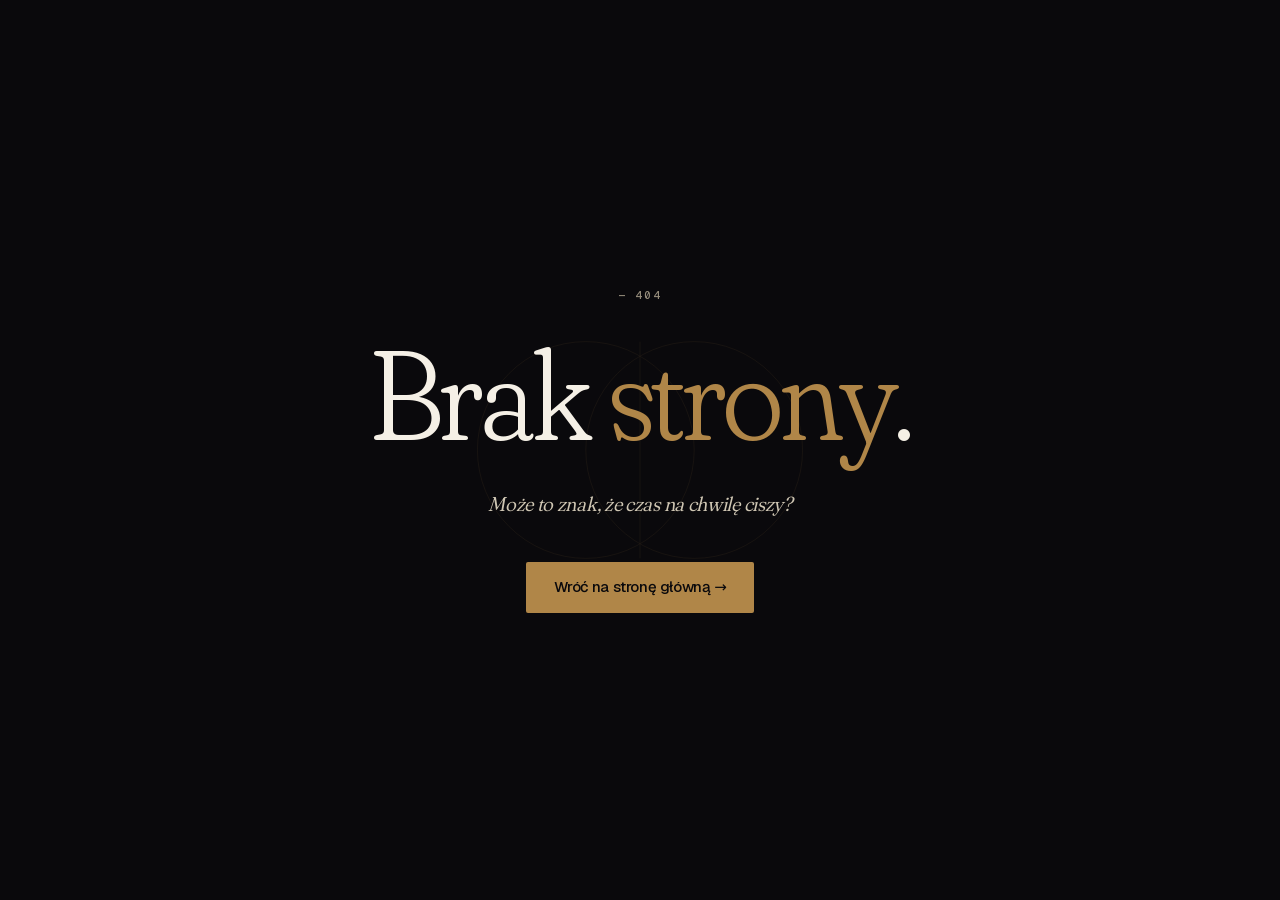
<file: 404/index.html>
<!DOCTYPE html><!--irCg35Fv2kz4tyydUwqAE--><html lang="pl" class="fraunces_9da4d2c6-module__Jzuq2q__variable geist_51854a72-module__j24gOa__variable geist_mono_f69f5a8c-module__qqQczG__variable"><head><meta charSet="utf-8"/><meta name="viewport" content="width=device-width, initial-scale=1"/><link rel="preload" href="/images/screen-home.webp" as="image" type="image/webp" fetchPriority="high"/><link rel="stylesheet" href="/_next/static/chunks/715e94e588f9d79e.css" data-precedence="next"/><link rel="preload" as="script" fetchPriority="low" href="/_next/static/chunks/ca25542ef5a14c79.js"/><script src="/_next/static/chunks/5faeea72d2e78ff5.js" async=""></script><script src="/_next/static/chunks/4911410e5153f0d7.js" async=""></script><script src="/_next/static/chunks/4b4dbe1801e33ac5.js" async=""></script><script src="/_next/static/chunks/turbopack-3bebe8fcadf4e27f.js" async=""></script><script src="/_next/static/chunks/773355c01509ed09.js" async=""></script><script src="/_next/static/chunks/33074d3ff5d0cd2d.js" async=""></script><script src="/_next/static/chunks/c4d90098b4abc498.js" async=""></script><script src="/_next/static/chunks/cf40915216cac54a.js" async=""></script><meta name="robots" content="noindex"/><meta name="next-size-adjust" content=""/><link rel="preload" as="image" href="/images/screen-home.webp" type="image/webp" fetchPriority="high"/><title>Mahdi — Aplikacja do Medytacji po Polsku | Quantum Reality</title><meta name="description" content="Pełna biblioteka prowadzonych medytacji po polsku, mantry, fale binauralne, program nocny z NAP i subliminalami, ćwiczenia oddechowe i mapa Twojej praktyki. Bez reklam. Zacznij za darmo."/><meta name="author" content="Quantum Reality"/><meta name="keywords" content="medytacja,darmowa aplikacja do medytacji,aplikacja do medytacji po polsku,aplikacja medytacyjna,medytacja po polsku,mantry,fale binauralne,medytacja na sen,oddech,quantum reality,mahdi"/><meta name="robots" content="index, follow"/><link rel="canonical" href="https://trymahdi.app/"/><meta property="og:title" content="Mahdi — Twoje 10 minut, które zmienia wszystko."/><meta property="og:description" content="Prowadzone medytacje po polsku. Mantry. Program nocny z NAP. Timer z falami binauralnymi. Kamienie milowe praktyki. Zacznij za darmo."/><meta property="og:url" content="https://trymahdi.app/"/><meta property="og:site_name" content="Mahdi"/><meta property="og:locale" content="pl_PL"/><meta property="og:image" content="https://trymahdi.app/og-image.jpg"/><meta property="og:image:width" content="1200"/><meta property="og:image:height" content="630"/><meta property="og:type" content="website"/><meta name="twitter:card" content="summary_large_image"/><meta name="twitter:title" content="Mahdi — Twoje 10 minut, które zmienia wszystko."/><meta name="twitter:description" content="Prowadzone medytacje po polsku. Sen, oddech, fale binauralne. Bez reklam. Zacznij za darmo."/><meta name="twitter:image" content="https://trymahdi.app/og-image.jpg"/><link rel="icon" href="/icon.png?icon.0d290038.png" sizes="512x512" type="image/png"/><link rel="apple-touch-icon" href="/apple-icon.png?apple-icon.e75f581e.png" sizes="180x180" type="image/png"/><script>(function(w,d,s,l,i){w[l]=w[l]||[];w[l].push({'gtm.start':
new Date().getTime(),event:'gtm.js'});var f=d.getElementsByTagName(s)[0],
j=d.createElement(s),dl=l!='dataLayer'?'&l='+l:'';j.async=true;j.src=
'https://www.googletagmanager.com/gtm.js?id='+i+dl;f.parentNode.insertBefore(j,f);
})(window,document,'script','dataLayer','GTM-K6W84568');</script><script src="/_next/static/chunks/a6dad97d9634a72d.js" noModule=""></script></head><body class="font-body antialiased"><div hidden=""><!--$--><!--/$--></div><noscript><iframe src="https://www.googletagmanager.com/ns.html?id=GTM-K6W84568" height="0" width="0" style="display:none;visibility:hidden"></iframe></noscript><div class="min-h-screen bg-ink-deep flex flex-col items-center justify-center px-6 text-center relative overflow-hidden"><div aria-hidden="true" class="absolute top-1/2 left-1/2 -translate-x-1/2 -translate-y-1/2 text-ochre pointer-events-none"><svg width="520" height="346.84000000000003" viewBox="0 0 320 320" fill="none" stroke="currentColor" stroke-width="0.5" style="opacity:0.15" aria-hidden="true"><circle cx="110" cy="160" r="100"></circle><circle cx="210" cy="160" r="100"></circle><path d="M 160 60 L 160 260"></path></svg></div><div class="relative z-10"><span class="font-eyebrow text-bone-muted block mb-8">⁠—⁠ 404</span><h1 class="font-display text-7xl md:text-9xl text-bone leading-none">Brak <span class="text-ochre">strony</span>.</h1><p class="font-editorial text-xl text-bone-dim mt-10 max-w-md mx-auto leading-snug italic">Może to znak, że czas na chwilę ciszy?</p><div class="mt-12"><a href="/" class="bg-ochre text-ink-deep hover:bg-ochre-glow font-medium px-7 py-3.5 rounded-[2px] transition-all duration-500 hover:shadow-[0_0_40px_rgba(176,134,72,0.35)] tracking-tight inline-flex items-center justify-center text-[0.94rem] ">Wróć na stronę główną →</a></div></div></div><!--$--><!--/$--><script src="/_next/static/chunks/ca25542ef5a14c79.js" id="_R_" async=""></script><script>(self.__next_f=self.__next_f||[]).push([0])</script><script>self.__next_f.push([1,"1:\"$Sreact.fragment\"\n2:I[76074,[\"/_next/static/chunks/773355c01509ed09.js\"],\"GoogleTagManagerHead\"]\n3:I[76074,[\"/_next/static/chunks/773355c01509ed09.js\"],\"GoogleTagManagerBody\"]\n4:I[76074,[\"/_next/static/chunks/773355c01509ed09.js\"],\"DataLayerVariant\"]\n5:I[42967,[\"/_next/static/chunks/773355c01509ed09.js\"],\"default\"]\n6:I[71829,[\"/_next/static/chunks/773355c01509ed09.js\"],\"default\"]\n7:I[3097,[\"/_next/static/chunks/33074d3ff5d0cd2d.js\",\"/_next/static/chunks/c4d90098b4abc498.js\"],\"default\"]\n8:I[99299,[\"/_next/static/chunks/33074d3ff5d0cd2d.js\",\"/_next/static/chunks/c4d90098b4abc498.js\"],\"default\"]\n9:I[88702,[\"/_next/static/chunks/773355c01509ed09.js\",\"/_next/static/chunks/cf40915216cac54a.js\"],\"default\"]\na:I[59544,[\"/_next/static/chunks/773355c01509ed09.js\",\"/_next/static/chunks/cf40915216cac54a.js\"],\"default\"]\nb:I[36345,[\"/_next/static/chunks/33074d3ff5d0cd2d.js\",\"/_next/static/chunks/c4d90098b4abc498.js\"],\"OutletBoundary\"]\nc:\"$Sreact.suspense\"\ne:I[36345,[\"/_next/static/chunks/33074d3ff5d0cd2d.js\",\"/_next/static/chunks/c4d90098b4abc498.js\"],\"ViewportBoundary\"]\n10:I[36345,[\"/_next/static/chunks/33074d3ff5d0cd2d.js\",\"/_next/static/chunks/c4d90098b4abc498.js\"],\"MetadataBoundary\"]\n12:I[16153,[\"/_next/static/chunks/33074d3ff5d0cd2d.js\",\"/_next/static/chunks/c4d90098b4abc498.js\"],\"default\"]\n:HL[\"/_next/static/chunks/715e94e588f9d79e.css\",\"style\"]\n:HL[\"/images/screen-home.webp\",\"image\",{\"type\":\"image/webp\",\"fetchPriority\":\"high\"}]\n"])</script><script>self.__next_f.push([1,"0:{\"P\":null,\"b\":\"irCg35Fv2kz4tyydUwqAE\",\"c\":[\"\",\"_not-found\",\"\"],\"q\":\"\",\"i\":false,\"f\":[[[\"\",{\"children\":[\"/_not-found\",{\"children\":[\"__PAGE__\",{}]}]},\"$undefined\",\"$undefined\",true],[[\"$\",\"$1\",\"c\",{\"children\":[[[\"$\",\"link\",\"0\",{\"rel\":\"stylesheet\",\"href\":\"/_next/static/chunks/715e94e588f9d79e.css\",\"precedence\":\"next\",\"crossOrigin\":\"$undefined\",\"nonce\":\"$undefined\"}],[\"$\",\"script\",\"script-0\",{\"src\":\"/_next/static/chunks/773355c01509ed09.js\",\"async\":true,\"nonce\":\"$undefined\"}]],[\"$\",\"html\",null,{\"lang\":\"pl\",\"className\":\"fraunces_9da4d2c6-module__Jzuq2q__variable geist_51854a72-module__j24gOa__variable geist_mono_f69f5a8c-module__qqQczG__variable\",\"children\":[[\"$\",\"head\",null,{\"children\":[[\"$\",\"$L2\",null,{}],[\"$\",\"link\",null,{\"rel\":\"preload\",\"as\":\"image\",\"href\":\"/images/screen-home.webp\",\"type\":\"image/webp\",\"fetchPriority\":\"high\"}]]}],[\"$\",\"body\",null,{\"className\":\"font-body antialiased\",\"children\":[[\"$\",\"$L3\",null,{}],[\"$\",\"$L4\",null,{}],[\"$\",\"$L5\",null,{}],[\"$\",\"$L6\",null,{\"children\":[\"$\",\"$L7\",null,{\"parallelRouterKey\":\"children\",\"error\":\"$undefined\",\"errorStyles\":\"$undefined\",\"errorScripts\":\"$undefined\",\"template\":[\"$\",\"$L8\",null,{}],\"templateStyles\":\"$undefined\",\"templateScripts\":\"$undefined\",\"notFound\":[[\"$\",\"div\",null,{\"className\":\"min-h-screen bg-ink-deep flex flex-col items-center justify-center px-6 text-center relative overflow-hidden\",\"children\":[[\"$\",\"div\",null,{\"aria-hidden\":\"true\",\"className\":\"absolute top-1/2 left-1/2 -translate-x-1/2 -translate-y-1/2 text-ochre pointer-events-none\",\"children\":[\"$\",\"$L9\",null,{\"size\":520,\"strokeWidth\":0.5,\"opacity\":0.15,\"animated\":false}]}],[\"$\",\"div\",null,{\"className\":\"relative z-10\",\"children\":[[\"$\",\"span\",null,{\"className\":\"font-eyebrow text-bone-muted block mb-8\",\"children\":\"⁠—⁠ 404\"}],[\"$\",\"h1\",null,{\"className\":\"font-display text-7xl md:text-9xl text-bone leading-none\",\"children\":[\"Brak \",[\"$\",\"span\",null,{\"className\":\"text-ochre\",\"children\":\"strony\"}],\".\"]}],[\"$\",\"p\",null,{\"className\":\"font-editorial text-xl text-bone-dim mt-10 max-w-md mx-auto leading-snug italic\",\"children\":\"Może to znak, że czas na chwilę ciszy?\"}],[\"$\",\"div\",null,{\"className\":\"mt-12\",\"children\":[\"$\",\"$La\",null,{\"href\":\"/\",\"children\":\"Wróć na stronę główną →\"}]}]]}]]}],[]],\"forbidden\":\"$undefined\",\"unauthorized\":\"$undefined\"}]}]]}]]}]]}],{\"children\":[[\"$\",\"$1\",\"c\",{\"children\":[null,[\"$\",\"$L7\",null,{\"parallelRouterKey\":\"children\",\"error\":\"$undefined\",\"errorStyles\":\"$undefined\",\"errorScripts\":\"$undefined\",\"template\":[\"$\",\"$L8\",null,{}],\"templateStyles\":\"$undefined\",\"templateScripts\":\"$undefined\",\"notFound\":\"$undefined\",\"forbidden\":\"$undefined\",\"unauthorized\":\"$undefined\"}]]}],{\"children\":[[\"$\",\"$1\",\"c\",{\"children\":[[\"$\",\"div\",null,{\"className\":\"min-h-screen bg-ink-deep flex flex-col items-center justify-center px-6 text-center relative overflow-hidden\",\"children\":[[\"$\",\"div\",null,{\"aria-hidden\":\"true\",\"className\":\"absolute top-1/2 left-1/2 -translate-x-1/2 -translate-y-1/2 text-ochre pointer-events-none\",\"children\":[\"$\",\"$L9\",null,{\"size\":520,\"strokeWidth\":0.5,\"opacity\":0.15,\"animated\":false}]}],[\"$\",\"div\",null,{\"className\":\"relative z-10\",\"children\":[[\"$\",\"span\",null,{\"className\":\"font-eyebrow text-bone-muted block mb-8\",\"children\":\"⁠—⁠ 404\"}],[\"$\",\"h1\",null,{\"className\":\"font-display text-7xl md:text-9xl text-bone leading-none\",\"children\":[\"Brak \",[\"$\",\"span\",null,{\"className\":\"text-ochre\",\"children\":\"strony\"}],\".\"]}],[\"$\",\"p\",null,{\"className\":\"font-editorial text-xl text-bone-dim mt-10 max-w-md mx-auto leading-snug italic\",\"children\":\"Może to znak, że czas na chwilę ciszy?\"}],[\"$\",\"div\",null,{\"className\":\"mt-12\",\"children\":[\"$\",\"$La\",null,{\"href\":\"/\",\"children\":\"Wróć na stronę główną →\"}]}]]}]]}],[[\"$\",\"script\",\"script-0\",{\"src\":\"/_next/static/chunks/cf40915216cac54a.js\",\"async\":true,\"nonce\":\"$undefined\"}]],[\"$\",\"$Lb\",null,{\"children\":[\"$\",\"$c\",null,{\"name\":\"Next.MetadataOutlet\",\"children\":\"$@d\"}]}]]}],{},null,false,false]},null,false,false]},null,false,false],[\"$\",\"$1\",\"h\",{\"children\":[[\"$\",\"meta\",null,{\"name\":\"robots\",\"content\":\"noindex\"}],[\"$\",\"$Le\",null,{\"children\":\"$Lf\"}],[\"$\",\"div\",null,{\"hidden\":true,\"children\":[\"$\",\"$L10\",null,{\"children\":[\"$\",\"$c\",null,{\"name\":\"Next.Metadata\",\"children\":\"$L11\"}]}]}],[\"$\",\"meta\",null,{\"name\":\"next-size-adjust\",\"content\":\"\"}]]}],false]],\"m\":\"$undefined\",\"G\":[\"$12\",\"$undefined\"],\"S\":true}\n"])</script><script>self.__next_f.push([1,"f:[[\"$\",\"meta\",\"0\",{\"charSet\":\"utf-8\"}],[\"$\",\"meta\",\"1\",{\"name\":\"viewport\",\"content\":\"width=device-width, initial-scale=1\"}]]\n"])</script><script>self.__next_f.push([1,"13:I[20414,[\"/_next/static/chunks/33074d3ff5d0cd2d.js\",\"/_next/static/chunks/c4d90098b4abc498.js\"],\"IconMark\"]\nd:null\n"])</script><script>self.__next_f.push([1,"11:[[\"$\",\"title\",\"0\",{\"children\":\"Mahdi — Aplikacja do Medytacji po Polsku | Quantum Reality\"}],[\"$\",\"meta\",\"1\",{\"name\":\"description\",\"content\":\"Pełna biblioteka prowadzonych medytacji po polsku, mantry, fale binauralne, program nocny z NAP i subliminalami, ćwiczenia oddechowe i mapa Twojej praktyki. Bez reklam. Zacznij za darmo.\"}],[\"$\",\"meta\",\"2\",{\"name\":\"author\",\"content\":\"Quantum Reality\"}],[\"$\",\"meta\",\"3\",{\"name\":\"keywords\",\"content\":\"medytacja,darmowa aplikacja do medytacji,aplikacja do medytacji po polsku,aplikacja medytacyjna,medytacja po polsku,mantry,fale binauralne,medytacja na sen,oddech,quantum reality,mahdi\"}],[\"$\",\"meta\",\"4\",{\"name\":\"robots\",\"content\":\"index, follow\"}],[\"$\",\"link\",\"5\",{\"rel\":\"canonical\",\"href\":\"https://trymahdi.app/\"}],[\"$\",\"meta\",\"6\",{\"property\":\"og:title\",\"content\":\"Mahdi — Twoje 10 minut, które zmienia wszystko.\"}],[\"$\",\"meta\",\"7\",{\"property\":\"og:description\",\"content\":\"Prowadzone medytacje po polsku. Mantry. Program nocny z NAP. Timer z falami binauralnymi. Kamienie milowe praktyki. Zacznij za darmo.\"}],[\"$\",\"meta\",\"8\",{\"property\":\"og:url\",\"content\":\"https://trymahdi.app/\"}],[\"$\",\"meta\",\"9\",{\"property\":\"og:site_name\",\"content\":\"Mahdi\"}],[\"$\",\"meta\",\"10\",{\"property\":\"og:locale\",\"content\":\"pl_PL\"}],[\"$\",\"meta\",\"11\",{\"property\":\"og:image\",\"content\":\"https://trymahdi.app/og-image.jpg\"}],[\"$\",\"meta\",\"12\",{\"property\":\"og:image:width\",\"content\":\"1200\"}],[\"$\",\"meta\",\"13\",{\"property\":\"og:image:height\",\"content\":\"630\"}],[\"$\",\"meta\",\"14\",{\"property\":\"og:type\",\"content\":\"website\"}],[\"$\",\"meta\",\"15\",{\"name\":\"twitter:card\",\"content\":\"summary_large_image\"}],[\"$\",\"meta\",\"16\",{\"name\":\"twitter:title\",\"content\":\"Mahdi — Twoje 10 minut, które zmienia wszystko.\"}],[\"$\",\"meta\",\"17\",{\"name\":\"twitter:description\",\"content\":\"Prowadzone medytacje po polsku. Sen, oddech, fale binauralne. Bez reklam. Zacznij za darmo.\"}],[\"$\",\"meta\",\"18\",{\"name\":\"twitter:image\",\"content\":\"https://trymahdi.app/og-image.jpg\"}],[\"$\",\"link\",\"19\",{\"rel\":\"icon\",\"href\":\"/icon.png?icon.0d290038.png\",\"sizes\":\"512x512\",\"type\":\"image/png\"}],[\"$\",\"link\",\"20\",{\"rel\":\"apple-touch-icon\",\"href\":\"/apple-icon.png?apple-icon.e75f581e.png\",\"sizes\":\"180x180\",\"type\":\"image/png\"}],[\"$\",\"$L13\",\"21\",{}]]\n"])</script></body></html>
</file>
<file: _next/static/chunks/715e94e588f9d79e.css>
@font-face{font-family:Fraunces;font-style:normal;font-weight:100 900;font-display:swap;src:url(../media/85fcf895b86d74a6-s.3eba0a3c.woff2)format("woff2");unicode-range:U+102-103,U+110-111,U+128-129,U+168-169,U+1A0-1A1,U+1AF-1B0,U+300-301,U+303-304,U+308-309,U+323,U+329,U+1EA0-1EF9,U+20AB}@font-face{font-family:Fraunces;font-style:normal;font-weight:100 900;font-display:swap;src:url(../media/5307092570128b5a-s.p.3c97c9fa.woff2)format("woff2");unicode-range:U+100-2BA,U+2BD-2C5,U+2C7-2CC,U+2CE-2D7,U+2DD-2FF,U+304,U+308,U+329,U+1D00-1DBF,U+1E00-1E9F,U+1EF2-1EFF,U+2020,U+20A0-20AB,U+20AD-20C0,U+2113,U+2C60-2C7F,U+A720-A7FF}@font-face{font-family:Fraunces;font-style:normal;font-weight:100 900;font-display:swap;src:url(../media/b67966e0b83b2cd0-s.p.85e63c96.woff2)format("woff2");unicode-range:U+??,U+131,U+152-153,U+2BB-2BC,U+2C6,U+2DA,U+2DC,U+304,U+308,U+329,U+2000-206F,U+20AC,U+2122,U+2191,U+2193,U+2212,U+2215,U+FEFF,U+FFFD}@font-face{font-family:Fraunces Fallback;src:local(Times New Roman);ascent-override:84.71%;descent-override:22.09%;line-gap-override:0.0%;size-adjust:115.45%}.fraunces_9da4d2c6-module__Jzuq2q__className{font-family:Fraunces,Fraunces Fallback;font-style:normal}.fraunces_9da4d2c6-module__Jzuq2q__variable{--font-fraunces:"Fraunces","Fraunces Fallback"}
@font-face{font-family:Geist;font-style:normal;font-weight:100 900;font-display:swap;src:url(../media/fef07dbb0973bf53-s.518e079e.woff2)format("woff2");unicode-range:U+460-52F,U+1C80-1C8A,U+20B4,U+2DE0-2DFF,U+A640-A69F,U+FE2E-FE2F}@font-face{font-family:Geist;font-style:normal;font-weight:100 900;font-display:swap;src:url(../media/8a480f0b521d4e75-s.ea323500.woff2)format("woff2");unicode-range:U+301,U+400-45F,U+490-491,U+4B0-4B1,U+2116}@font-face{font-family:Geist;font-style:normal;font-weight:100 900;font-display:swap;src:url(../media/53b9e256198e5412-s.853d50a3.woff2)format("woff2");unicode-range:U+102-103,U+110-111,U+128-129,U+168-169,U+1A0-1A1,U+1AF-1B0,U+300-301,U+303-304,U+308-309,U+323,U+329,U+1EA0-1EF9,U+20AB}@font-face{font-family:Geist;font-style:normal;font-weight:100 900;font-display:swap;src:url(../media/7178b3e590c64307-s.p.55554cd0.woff2)format("woff2");unicode-range:U+100-2BA,U+2BD-2C5,U+2C7-2CC,U+2CE-2D7,U+2DD-2FF,U+304,U+308,U+329,U+1D00-1DBF,U+1E00-1E9F,U+1EF2-1EFF,U+2020,U+20A0-20AB,U+20AD-20C0,U+2113,U+2C60-2C7F,U+A720-A7FF}@font-face{font-family:Geist;font-style:normal;font-weight:100 900;font-display:swap;src:url(../media/caa3a2e1cccd8315-s.p.3b6cae6d.woff2)format("woff2");unicode-range:U+??,U+131,U+152-153,U+2BB-2BC,U+2C6,U+2DA,U+2DC,U+304,U+308,U+329,U+2000-206F,U+20AC,U+2122,U+2191,U+2193,U+2212,U+2215,U+FEFF,U+FFFD}@font-face{font-family:Geist Fallback;src:local(Arial);ascent-override:95.94%;descent-override:28.16%;line-gap-override:0.0%;size-adjust:104.76%}.geist_51854a72-module__j24gOa__className{font-family:Geist,Geist Fallback;font-style:normal}.geist_51854a72-module__j24gOa__variable{--font-geist:"Geist","Geist Fallback"}
@font-face{font-family:Geist Mono;font-style:normal;font-weight:100 900;font-display:swap;src:url(../media/5ce348bf30bf5439-s.56c1f21e.woff2)format("woff2");unicode-range:U+460-52F,U+1C80-1C8A,U+20B4,U+2DE0-2DFF,U+A640-A69F,U+FE2E-FE2F}@font-face{font-family:Geist Mono;font-style:normal;font-weight:100 900;font-display:swap;src:url(../media/4fa387ec64143e14-s.3b336396.woff2)format("woff2");unicode-range:U+301,U+400-45F,U+490-491,U+4B0-4B1,U+2116}@font-face{font-family:Geist Mono;font-style:normal;font-weight:100 900;font-display:swap;src:url(../media/6306c77e7c8268e4-s.e3369375.woff2)format("woff2");unicode-range:U+2000-2001,U+2004-2008,U+200A,U+23B8-23BD,U+2500-259F}@font-face{font-family:Geist Mono;font-style:normal;font-weight:100 900;font-display:swap;src:url(../media/7d817b4c03b0c5f1-s.a40b9a8b.woff2)format("woff2");unicode-range:U+102-103,U+110-111,U+128-129,U+168-169,U+1A0-1A1,U+1AF-1B0,U+300-301,U+303-304,U+308-309,U+323,U+329,U+1EA0-1EF9,U+20AB}@font-face{font-family:Geist Mono;font-style:normal;font-weight:100 900;font-display:swap;src:url(../media/bbc41e54d2fcbd21-s.p.fe42ddf4.woff2)format("woff2");unicode-range:U+100-2BA,U+2BD-2C5,U+2C7-2CC,U+2CE-2D7,U+2DD-2FF,U+304,U+308,U+329,U+1D00-1DBF,U+1E00-1E9F,U+1EF2-1EFF,U+2020,U+20A0-20AB,U+20AD-20C0,U+2113,U+2C60-2C7F,U+A720-A7FF}@font-face{font-family:Geist Mono;font-style:normal;font-weight:100 900;font-display:swap;src:url(../media/797e433ab948586e-s.p.29207c2f.woff2)format("woff2");unicode-range:U+??,U+131,U+152-153,U+2BB-2BC,U+2C6,U+2DA,U+2DC,U+304,U+308,U+329,U+2000-206F,U+20AC,U+2122,U+2191,U+2193,U+2212,U+2215,U+FEFF,U+FFFD}@font-face{font-family:Geist Mono Fallback;src:local(Arial);ascent-override:74.67%;descent-override:21.92%;line-gap-override:0.0%;size-adjust:134.59%}.geist_mono_f69f5a8c-module__qqQczG__className{font-family:Geist Mono,Geist Mono Fallback;font-style:normal}.geist_mono_f69f5a8c-module__qqQczG__variable{--font-geist-mono:"Geist Mono","Geist Mono Fallback"}
@layer properties{@supports (((-webkit-hyphens:none)) and (not (margin-trim:inline))) or ((-moz-orient:inline) and (not (color:rgb(from red r g b)))){*,:before,:after,::backdrop{--tw-translate-x:0;--tw-translate-y:0;--tw-translate-z:0;--tw-rotate-x:initial;--tw-rotate-y:initial;--tw-rotate-z:initial;--tw-skew-x:initial;--tw-skew-y:initial;--tw-scroll-snap-strictness:proximity;--tw-border-style:solid;--tw-gradient-position:initial;--tw-gradient-from:#0000;--tw-gradient-via:#0000;--tw-gradient-to:#0000;--tw-gradient-stops:initial;--tw-gradient-via-stops:initial;--tw-gradient-from-position:0%;--tw-gradient-via-position:50%;--tw-gradient-to-position:100%;--tw-leading:initial;--tw-font-weight:initial;--tw-tracking:initial;--tw-ordinal:initial;--tw-slashed-zero:initial;--tw-numeric-figure:initial;--tw-numeric-spacing:initial;--tw-numeric-fraction:initial;--tw-shadow:0 0 #0000;--tw-shadow-color:initial;--tw-shadow-alpha:100%;--tw-inset-shadow:0 0 #0000;--tw-inset-shadow-color:initial;--tw-inset-shadow-alpha:100%;--tw-ring-color:initial;--tw-ring-shadow:0 0 #0000;--tw-inset-ring-color:initial;--tw-inset-ring-shadow:0 0 #0000;--tw-ring-inset:initial;--tw-ring-offset-width:0px;--tw-ring-offset-color:#fff;--tw-ring-offset-shadow:0 0 #0000;--tw-blur:initial;--tw-brightness:initial;--tw-contrast:initial;--tw-grayscale:initial;--tw-hue-rotate:initial;--tw-invert:initial;--tw-opacity:initial;--tw-saturate:initial;--tw-sepia:initial;--tw-drop-shadow:initial;--tw-drop-shadow-color:initial;--tw-drop-shadow-alpha:100%;--tw-drop-shadow-size:initial;--tw-backdrop-blur:initial;--tw-backdrop-brightness:initial;--tw-backdrop-contrast:initial;--tw-backdrop-grayscale:initial;--tw-backdrop-hue-rotate:initial;--tw-backdrop-invert:initial;--tw-backdrop-opacity:initial;--tw-backdrop-saturate:initial;--tw-backdrop-sepia:initial;--tw-duration:initial;--tw-ease:initial}}}@layer theme{:root,:host{--font-sans:ui-sans-serif,system-ui,sans-serif,"Apple Color Emoji","Segoe UI Emoji","Segoe UI Symbol","Noto Color Emoji";--font-mono:var(--font-geist-mono),"JetBrains Mono",ui-monospace,monospace;--color-blue-200:#bedbff;--color-blue-300:#90c5ff;--color-black:#000;--color-white:#fff;--spacing:.25rem;--container-sm:24rem;--container-md:28rem;--container-xl:36rem;--container-2xl:42rem;--container-3xl:48rem;--container-4xl:56rem;--container-5xl:64rem;--container-6xl:72rem;--text-xs:.75rem;--text-xs--line-height:calc(1/.75);--text-sm:.875rem;--text-sm--line-height:calc(1.25/.875);--text-base:1rem;--text-base--line-height:calc(1.5/1);--text-lg:1.125rem;--text-lg--line-height:calc(1.75/1.125);--text-xl:1.25rem;--text-xl--line-height:calc(1.75/1.25);--text-2xl:1.5rem;--text-2xl--line-height:calc(2/1.5);--text-3xl:1.875rem;--text-3xl--line-height:calc(2.25/1.875);--text-4xl:2.25rem;--text-4xl--line-height:calc(2.5/2.25);--text-5xl:3rem;--text-5xl--line-height:1;--text-6xl:3.75rem;--text-6xl--line-height:1;--text-7xl:4.5rem;--text-7xl--line-height:1;--text-9xl:8rem;--text-9xl--line-height:1;--font-weight-medium:500;--font-weight-semibold:600;--tracking-tight:-.025em;--tracking-wider:.05em;--leading-tight:1.25;--leading-snug:1.375;--leading-relaxed:1.625;--radius-sm:.25rem;--radius-md:.375rem;--radius-2xl:1rem;--ease-out:cubic-bezier(0,0,.2,1);--blur-md:12px;--default-transition-duration:.15s;--default-transition-timing-function:cubic-bezier(.4,0,.2,1);--default-font-family:var(--font-sans);--default-mono-font-family:var(--font-geist-mono),"JetBrains Mono",ui-monospace,monospace;--color-ink-deep:#0a090c;--color-ink-line:#2a2632;--color-ink-rule:#3a3441;--color-bone:#f5f0e6;--color-ochre:#b08648;--color-ochre-deep:#8a6635;--font-display:var(--font-fraunces),Georgia,"Times New Roman",serif;--font-body:var(--font-geist),system-ui,-apple-system,sans-serif}@supports (color:lab(0% 0 0)){:root,:host{--color-blue-200:lab(86.15% -4.04379 -21.0797);--color-blue-300:lab(77.5052% -6.4629 -36.42)}}}@layer base{*,:after,:before,::backdrop{box-sizing:border-box;border:0 solid;margin:0;padding:0}::file-selector-button{box-sizing:border-box;border:0 solid;margin:0;padding:0}html,:host{-webkit-text-size-adjust:100%;tab-size:4;line-height:1.5;font-family:var(--default-font-family,ui-sans-serif,system-ui,sans-serif,"Apple Color Emoji","Segoe UI Emoji","Segoe UI Symbol","Noto Color Emoji");font-feature-settings:var(--default-font-feature-settings,normal);font-variation-settings:var(--default-font-variation-settings,normal);-webkit-tap-highlight-color:transparent}hr{height:0;color:inherit;border-top-width:1px}abbr:where([title]){-webkit-text-decoration:underline dotted;text-decoration:underline dotted}h1,h2,h3,h4,h5,h6{font-size:inherit;font-weight:inherit}a{color:inherit;-webkit-text-decoration:inherit;-webkit-text-decoration:inherit;-webkit-text-decoration:inherit;-webkit-text-decoration:inherit;text-decoration:inherit}b,strong{font-weight:bolder}code,kbd,samp,pre{font-family:var(--default-mono-font-family,ui-monospace,SFMono-Regular,Menlo,Monaco,Consolas,"Liberation Mono","Courier New",monospace);font-feature-settings:var(--default-mono-font-feature-settings,normal);font-variation-settings:var(--default-mono-font-variation-settings,normal);font-size:1em}small{font-size:80%}sub,sup{vertical-align:baseline;font-size:75%;line-height:0;position:relative}sub{bottom:-.25em}sup{top:-.5em}table{text-indent:0;border-color:inherit;border-collapse:collapse}:-moz-focusring{outline:auto}progress{vertical-align:baseline}summary{display:list-item}ol,ul,menu{list-style:none}img,svg,video,canvas,audio,iframe,embed,object{vertical-align:middle;display:block}img,video{max-width:100%;height:auto}button,input,select,optgroup,textarea{font:inherit;font-feature-settings:inherit;font-variation-settings:inherit;letter-spacing:inherit;color:inherit;opacity:1;background-color:#0000;border-radius:0}::file-selector-button{font:inherit;font-feature-settings:inherit;font-variation-settings:inherit;letter-spacing:inherit;color:inherit;opacity:1;background-color:#0000;border-radius:0}:where(select:is([multiple],[size])) optgroup{font-weight:bolder}:where(select:is([multiple],[size])) optgroup option{padding-inline-start:20px}::file-selector-button{margin-inline-end:4px}::placeholder{opacity:1}@supports (not ((-webkit-appearance:-apple-pay-button))) or (contain-intrinsic-size:1px){::placeholder{color:currentColor}@supports (color:color-mix(in lab, red, red)){::placeholder{color:color-mix(in oklab,currentcolor 50%,transparent)}}}textarea{resize:vertical}::-webkit-search-decoration{-webkit-appearance:none}::-webkit-date-and-time-value{min-height:1lh;text-align:inherit}::-webkit-datetime-edit{display:inline-flex}::-webkit-datetime-edit-fields-wrapper{padding:0}::-webkit-datetime-edit{padding-block:0}::-webkit-datetime-edit-year-field{padding-block:0}::-webkit-datetime-edit-month-field{padding-block:0}::-webkit-datetime-edit-day-field{padding-block:0}::-webkit-datetime-edit-hour-field{padding-block:0}::-webkit-datetime-edit-minute-field{padding-block:0}::-webkit-datetime-edit-second-field{padding-block:0}::-webkit-datetime-edit-millisecond-field{padding-block:0}::-webkit-datetime-edit-meridiem-field{padding-block:0}::-webkit-calendar-picker-indicator{line-height:1}:-moz-ui-invalid{box-shadow:none}button,input:where([type=button],[type=reset],[type=submit]){appearance:button}::file-selector-button{appearance:button}::-webkit-inner-spin-button{height:auto}::-webkit-outer-spin-button{height:auto}[hidden]:where(:not([hidden=until-found])){display:none!important}}@layer components;@layer utilities{.pointer-events-none{pointer-events:none}.visible{visibility:visible}.absolute{position:absolute}.fixed{position:fixed}.relative{position:relative}.static{position:static}.-inset-3{inset:calc(var(--spacing)*-3)}.-inset-16{inset:calc(var(--spacing)*-16)}.inset-0{inset:calc(var(--spacing)*0)}.inset-\[1px\]{inset:1px}.start{inset-inline-start:var(--spacing)}.end{inset-inline-end:var(--spacing)}.-top-1{top:calc(var(--spacing)*-1)}.-top-2\.5{top:calc(var(--spacing)*-2.5)}.-top-3{top:calc(var(--spacing)*-3)}.-top-20{top:calc(var(--spacing)*-20)}.-top-32{top:calc(var(--spacing)*-32)}.-top-40{top:calc(var(--spacing)*-40)}.top-0{top:calc(var(--spacing)*0)}.top-1\/2{top:50%}.top-2{top:calc(var(--spacing)*2)}.top-\[1px\]{top:1px}.top-\[3\%\]{top:3%}.top-\[6px\]{top:6px}.top-\[8px\]{top:8px}.top-\[12\%\]{top:12%}.top-\[14\%\]{top:14%}.top-\[22\%\]{top:22%}.top-\[26\%\]{top:26%}.top-\[36\%\]{top:36%}.-right-20{right:calc(var(--spacing)*-20)}.-right-32{right:calc(var(--spacing)*-32)}.-right-48{right:calc(var(--spacing)*-48)}.-right-\[3px\]{right:-3px}.-right-px{right:-1px}.right-0{right:calc(var(--spacing)*0)}.right-\[18\%\]{right:18%}.right-\[20\%\]{right:20%}.-bottom-2{bottom:calc(var(--spacing)*-2)}.-bottom-10{bottom:calc(var(--spacing)*-10)}.-bottom-32{bottom:calc(var(--spacing)*-32)}.bottom-0{bottom:calc(var(--spacing)*0)}.bottom-2{bottom:calc(var(--spacing)*2)}.bottom-\[2\%\]{bottom:2%}.-left-24{left:calc(var(--spacing)*-24)}.-left-48{left:calc(var(--spacing)*-48)}.-left-\[3px\]{left:-3px}.left-0{left:calc(var(--spacing)*0)}.left-1\/2{left:50%}.left-10{left:calc(var(--spacing)*10)}.left-\[2px\]{left:2px}.left-\[8\%\]{left:8%}.left-\[18\%\]{left:18%}.left-\[20\%\]{left:20%}.isolate{isolation:isolate}.z-0{z-index:0}.z-10{z-index:10}.z-20{z-index:20}.z-30{z-index:30}.z-50{z-index:50}.z-\[1\]{z-index:1}.z-\[5\]{z-index:5}.z-\[6\]{z-index:6}.order-1{order:1}.order-2{order:2}.col-span-2{grid-column:span 2/span 2}.-mx-2{margin-inline:calc(var(--spacing)*-2)}.-mx-6{margin-inline:calc(var(--spacing)*-6)}.mx-auto{margin-inline:auto}.my-14{margin-block:calc(var(--spacing)*14)}.-mt-4{margin-top:calc(var(--spacing)*-4)}.mt-0\.5{margin-top:calc(var(--spacing)*.5)}.mt-1{margin-top:calc(var(--spacing)*1)}.mt-2{margin-top:calc(var(--spacing)*2)}.mt-3{margin-top:calc(var(--spacing)*3)}.mt-4{margin-top:calc(var(--spacing)*4)}.mt-5{margin-top:calc(var(--spacing)*5)}.mt-6{margin-top:calc(var(--spacing)*6)}.mt-7{margin-top:calc(var(--spacing)*7)}.mt-8{margin-top:calc(var(--spacing)*8)}.mt-10{margin-top:calc(var(--spacing)*10)}.mt-12{margin-top:calc(var(--spacing)*12)}.mt-14{margin-top:calc(var(--spacing)*14)}.mt-16{margin-top:calc(var(--spacing)*16)}.mt-20{margin-top:calc(var(--spacing)*20)}.mt-24{margin-top:calc(var(--spacing)*24)}.-mr-8{margin-right:calc(var(--spacing)*-8)}.mb-1\.5{margin-bottom:calc(var(--spacing)*1.5)}.mb-2{margin-bottom:calc(var(--spacing)*2)}.mb-3{margin-bottom:calc(var(--spacing)*3)}.mb-4{margin-bottom:calc(var(--spacing)*4)}.mb-5{margin-bottom:calc(var(--spacing)*5)}.mb-6{margin-bottom:calc(var(--spacing)*6)}.mb-8{margin-bottom:calc(var(--spacing)*8)}.mb-10{margin-bottom:calc(var(--spacing)*10)}.ml-1{margin-left:calc(var(--spacing)*1)}.block{display:block}.flex{display:flex}.grid{display:grid}.hidden{display:none}.inline{display:inline}.inline-flex{display:inline-flex}.aspect-\[358\/738\]{aspect-ratio:358/738}.h-7{height:calc(var(--spacing)*7)}.h-8{height:calc(var(--spacing)*8)}.h-9{height:calc(var(--spacing)*9)}.h-14{height:calc(var(--spacing)*14)}.h-\[1\.5px\]{height:1.5px}.h-\[1px\]{height:1px}.h-\[3px\]{height:3px}.h-\[4px\]{height:4px}.h-\[10px\]{height:10px}.h-\[18\%\]{height:18%}.h-\[24px\]{height:24px}.h-\[28\%\]{height:28%}.h-\[28px\]{height:28px}.h-\[44px\]{height:44px}.h-\[64px\]{height:64px}.h-\[200px\]{height:200px}.h-\[350px\]{height:350px}.h-\[500px\]{height:500px}.h-full{height:100%}.h-px{height:1px}.min-h-\[100svh\]{min-height:100svh}.min-h-screen{min-height:100vh}.w-3{width:calc(var(--spacing)*3)}.w-6{width:calc(var(--spacing)*6)}.w-7{width:calc(var(--spacing)*7)}.w-8{width:calc(var(--spacing)*8)}.w-9{width:calc(var(--spacing)*9)}.w-10{width:calc(var(--spacing)*10)}.w-12{width:calc(var(--spacing)*12)}.w-14{width:calc(var(--spacing)*14)}.w-\[1\.5px\]{width:1.5px}.w-\[3px\]{width:3px}.w-\[4px\]{width:4px}.w-\[10px\]{width:10px}.w-\[22\%\]{width:22%}.w-\[28\%\]{width:28%}.w-\[34\%\]{width:34%}.w-\[78\%\]{width:78%}.w-\[80\%\]{width:80%}.w-\[88\%\]{width:88%}.w-\[128px\]{width:128px}.w-\[180px\]{width:180px}.w-\[200px\]{width:200px}.w-\[240px\]{width:240px}.w-\[260px\]{width:260px}.w-\[350px\]{width:350px}.w-\[500px\]{width:500px}.w-full{width:100%}.w-max{width:max-content}.w-px{width:1px}.max-w-2xl{max-width:var(--container-2xl)}.max-w-3xl{max-width:var(--container-3xl)}.max-w-4xl{max-width:var(--container-4xl)}.max-w-5xl{max-width:var(--container-5xl)}.max-w-6xl{max-width:var(--container-6xl)}.max-w-\[18ch\]{max-width:18ch}.max-w-\[20ch\]{max-width:20ch}.max-w-\[80px\]{max-width:80px}.max-w-\[100px\]{max-width:100px}.max-w-\[120px\]{max-width:120px}.max-w-\[140px\]{max-width:140px}.max-w-\[200px\]{max-width:200px}.max-w-md{max-width:var(--container-md)}.max-w-sm{max-width:var(--container-sm)}.max-w-xl{max-width:var(--container-xl)}.flex-1{flex:1}.shrink{flex-shrink:1}.shrink-0{flex-shrink:0}.basis-full{flex-basis:100%}.origin-left{transform-origin:0}.origin-top{transform-origin:top}.-translate-x-1\/2{--tw-translate-x:calc(calc(1/2*100%)*-1);translate:var(--tw-translate-x)var(--tw-translate-y)}.-translate-y-1\/2{--tw-translate-y:calc(calc(1/2*100%)*-1);translate:var(--tw-translate-x)var(--tw-translate-y)}.-translate-y-4{--tw-translate-y:calc(var(--spacing)*-4);translate:var(--tw-translate-x)var(--tw-translate-y)}.rotate-180{rotate:180deg}.rotate-\[-5deg\]{rotate:-5deg}.rotate-\[3deg\]{rotate:3deg}.transform{transform:var(--tw-rotate-x,)var(--tw-rotate-y,)var(--tw-rotate-z,)var(--tw-skew-x,)var(--tw-skew-y,)}.animate-glow-pulse{animation:6s ease-in-out infinite glow-pulse}.animate-marquee{animation:50s linear infinite marquee}.cursor-pointer{cursor:pointer}.resize{resize:both}.snap-x{scroll-snap-type:x var(--tw-scroll-snap-strictness)}.snap-mandatory{--tw-scroll-snap-strictness:mandatory}.snap-center{scroll-snap-align:center}.snap-start{scroll-snap-align:start}.grid-cols-1{grid-template-columns:repeat(1,minmax(0,1fr))}.grid-cols-2{grid-template-columns:repeat(2,minmax(0,1fr))}.grid-cols-\[auto_auto_1fr\]{grid-template-columns:auto auto 1fr}.flex-col{flex-direction:column}.flex-wrap{flex-wrap:wrap}.items-baseline{align-items:baseline}.items-center{align-items:center}.items-end{align-items:flex-end}.items-start{align-items:flex-start}.justify-between{justify-content:space-between}.justify-center{justify-content:center}.gap-1\.5{gap:calc(var(--spacing)*1.5)}.gap-2{gap:calc(var(--spacing)*2)}.gap-2\.5{gap:calc(var(--spacing)*2.5)}.gap-3{gap:calc(var(--spacing)*3)}.gap-4{gap:calc(var(--spacing)*4)}.gap-5{gap:calc(var(--spacing)*5)}.gap-6{gap:calc(var(--spacing)*6)}.gap-7{gap:calc(var(--spacing)*7)}.gap-8{gap:calc(var(--spacing)*8)}.gap-10{gap:calc(var(--spacing)*10)}.gap-12{gap:calc(var(--spacing)*12)}.gap-x-4{column-gap:calc(var(--spacing)*4)}.gap-x-10{column-gap:calc(var(--spacing)*10)}.gap-x-12{column-gap:calc(var(--spacing)*12)}.gap-x-16{column-gap:calc(var(--spacing)*16)}.gap-y-2{row-gap:calc(var(--spacing)*2)}.gap-y-14{row-gap:calc(var(--spacing)*14)}.gap-y-16{row-gap:calc(var(--spacing)*16)}.gap-y-20{row-gap:calc(var(--spacing)*20)}.overflow-hidden{overflow:hidden}.overflow-x-auto{overflow-x:auto}.overscroll-x-contain{overscroll-behavior-x:contain}.rounded{border-radius:.25rem}.rounded-2xl{border-radius:var(--radius-2xl)}.rounded-\[2\.6rem\]{border-radius:2.6rem}.rounded-\[2\.7rem\]{border-radius:2.7rem}.rounded-\[2\.9rem\]{border-radius:2.9rem}.rounded-\[2\.85rem\]{border-radius:2.85rem}.rounded-\[2px\]{border-radius:2px}.rounded-\[3\.4rem\]{border-radius:3.4rem}.rounded-\[3px\]{border-radius:3px}.rounded-\[50\%\]{border-radius:50%}.rounded-full{border-radius:3.40282e38px}.rounded-md{border-radius:var(--radius-md)}.rounded-sm{border-radius:var(--radius-sm)}.rounded-l-sm{border-top-left-radius:var(--radius-sm);border-bottom-left-radius:var(--radius-sm)}.rounded-r-md{border-top-right-radius:var(--radius-md);border-bottom-right-radius:var(--radius-md)}.rounded-r-sm{border-top-right-radius:var(--radius-sm);border-bottom-right-radius:var(--radius-sm)}.border{border-style:var(--tw-border-style);border-width:1px}.border-t{border-top-style:var(--tw-border-style);border-top-width:1px}.border-r{border-right-style:var(--tw-border-style);border-right-width:1px}.border-b{border-bottom-style:var(--tw-border-style);border-bottom-width:1px}.border-l{border-left-style:var(--tw-border-style);border-left-width:1px}.border-bone-soft\/30{border-color:#6b63584d;border-color:lab(42.4719% 1.77613 7.48308/.3)}.border-copper\/30{border-color:#a356354d;border-color:lab(45.6834% 30.4085 33.6954/.3)}.border-ink-line{border-color:#2a2632}.border-ink-rule{border-color:#3a3441}.border-ochre{border-color:#b08648}.border-ochre\/30{border-color:#b086484d;border-color:lab(59.1063% 11.4144 39.3832/.3)}.border-ochre\/40{border-color:#b0864866;border-color:lab(59.1063% 11.4144 39.3832/.4)}.bg-accent\/20{background-color:#b0864833;background-color:lab(59.1063% 11.4144 39.3832/.2)}.bg-black{background-color:var(--color-black)}.bg-black\/60{background-color:#0009}@supports (color:color-mix(in lab, red, red)){.bg-black\/60{background-color:color-mix(in oklab,var(--color-black)60%,transparent)}}.bg-blue-300\/\[0\.12\]{background-color:#90c5ff1f}@supports (color:color-mix(in lab, red, red)){.bg-blue-300\/\[0\.12\]{background-color:color-mix(in oklab,var(--color-blue-300)12%,transparent)}}.bg-bone-soft{background-color:#6b6358}.bg-bone\/8{background-color:#f5f0e614;background-color:lab(94.9838% .465631 5.47338/.08)}.bg-bone\/40{background-color:#f5f0e666;background-color:lab(94.9838% .465631 5.47338/.4)}.bg-bone\/\[0\.08\]{background-color:#f5f0e614;background-color:lab(94.9838% .465631 5.47338/.08)}.bg-copper\/15{background-color:#a3563526;background-color:lab(45.6834% 30.4085 33.6954/.15)}.bg-copper\/\[0\.18\]{background-color:#a356352e;background-color:lab(45.6834% 30.4085 33.6954/.18)}.bg-ink-deep{background-color:#0a090c}.bg-ink-deep\/85{background-color:#0a090cd9;background-color:lab(2.5803% .594281 -1.08703/.85)}.bg-ink-elevated{background-color:#1c1925}.bg-ink-rule{background-color:#3a3441}.bg-ink-velvet{background-color:#131119}.bg-ochre{background-color:#b08648}.bg-ochre\/10{background-color:#b086481a;background-color:lab(59.1063% 11.4144 39.3832/.1)}.bg-ochre\/15{background-color:#b0864826;background-color:lab(59.1063% 11.4144 39.3832/.15)}.bg-ochre\/\[0\.18\]{background-color:#b086482e;background-color:lab(59.1063% 11.4144 39.3832/.18)}.bg-transparent{background-color:#0000}.bg-gradient-to-br{--tw-gradient-position:to bottom right in oklab;background-image:linear-gradient(var(--tw-gradient-stops))}.bg-gradient-to-l{--tw-gradient-position:to left in oklab;background-image:linear-gradient(var(--tw-gradient-stops))}.bg-gradient-to-r{--tw-gradient-position:to right in oklab;background-image:linear-gradient(var(--tw-gradient-stops))}.from-ink-velvet{--tw-gradient-from:#131119;--tw-gradient-stops:var(--tw-gradient-via-stops,var(--tw-gradient-position),var(--tw-gradient-from)var(--tw-gradient-from-position),var(--tw-gradient-to)var(--tw-gradient-to-position))}.from-transparent{--tw-gradient-from:transparent;--tw-gradient-stops:var(--tw-gradient-via-stops,var(--tw-gradient-position),var(--tw-gradient-from)var(--tw-gradient-from-position),var(--tw-gradient-to)var(--tw-gradient-to-position))}.via-blue-200\/\[0\.18\]{--tw-gradient-via:#bedbff2e}@supports (color:color-mix(in lab, red, red)){.via-blue-200\/\[0\.18\]{--tw-gradient-via:color-mix(in oklab,var(--color-blue-200)18%,transparent)}}.via-blue-200\/\[0\.18\]{--tw-gradient-via-stops:var(--tw-gradient-position),var(--tw-gradient-from)var(--tw-gradient-from-position),var(--tw-gradient-via)var(--tw-gradient-via-position),var(--tw-gradient-to)var(--tw-gradient-to-position);--tw-gradient-stops:var(--tw-gradient-via-stops)}.via-bone\/\[0\.14\]{--tw-gradient-via:#f5f0e624;--tw-gradient-via-stops:var(--tw-gradient-position),var(--tw-gradient-from)var(--tw-gradient-from-position),var(--tw-gradient-via)var(--tw-gradient-via-position),var(--tw-gradient-to)var(--tw-gradient-to-position);--tw-gradient-stops:var(--tw-gradient-via-stops)}@supports (color:lab(0% 0 0)){.via-bone\/\[0\.14\]{--tw-gradient-via:lab(94.9838% .465631 5.47338/.14)}}.via-copper\/\[0\.22\]{--tw-gradient-via:#a3563538;--tw-gradient-via-stops:var(--tw-gradient-position),var(--tw-gradient-from)var(--tw-gradient-from-position),var(--tw-gradient-via)var(--tw-gradient-via-position),var(--tw-gradient-to)var(--tw-gradient-to-position);--tw-gradient-stops:var(--tw-gradient-via-stops)}@supports (color:lab(0% 0 0)){.via-copper\/\[0\.22\]{--tw-gradient-via:lab(45.6834% 30.4085 33.6954/.22)}}.via-ink-rule{--tw-gradient-via:#3a3441;--tw-gradient-via-stops:var(--tw-gradient-position),var(--tw-gradient-from)var(--tw-gradient-from-position),var(--tw-gradient-via)var(--tw-gradient-via-position),var(--tw-gradient-to)var(--tw-gradient-to-position);--tw-gradient-stops:var(--tw-gradient-via-stops)}.via-ochre\/\[0\.22\]{--tw-gradient-via:#b0864838;--tw-gradient-via-stops:var(--tw-gradient-position),var(--tw-gradient-from)var(--tw-gradient-from-position),var(--tw-gradient-via)var(--tw-gradient-via-position),var(--tw-gradient-to)var(--tw-gradient-to-position);--tw-gradient-stops:var(--tw-gradient-via-stops)}@supports (color:lab(0% 0 0)){.via-ochre\/\[0\.22\]{--tw-gradient-via:lab(59.1063% 11.4144 39.3832/.22)}}.via-white\/25{--tw-gradient-via:#ffffff40}@supports (color:color-mix(in lab, red, red)){.via-white\/25{--tw-gradient-via:color-mix(in oklab,var(--color-white)25%,transparent)}}.via-white\/25{--tw-gradient-via-stops:var(--tw-gradient-position),var(--tw-gradient-from)var(--tw-gradient-from-position),var(--tw-gradient-via)var(--tw-gradient-via-position),var(--tw-gradient-to)var(--tw-gradient-to-position);--tw-gradient-stops:var(--tw-gradient-via-stops)}.to-transparent{--tw-gradient-to:transparent;--tw-gradient-stops:var(--tw-gradient-via-stops,var(--tw-gradient-position),var(--tw-gradient-from)var(--tw-gradient-from-position),var(--tw-gradient-to)var(--tw-gradient-to-position))}.object-cover{object-fit:cover}.p-5{padding:calc(var(--spacing)*5)}.p-6{padding:calc(var(--spacing)*6)}.p-10{padding:calc(var(--spacing)*10)}.p-\[2px\]{padding:2px}.p-\[5px\]{padding:5px}.px-2{padding-inline:calc(var(--spacing)*2)}.px-2\.5{padding-inline:calc(var(--spacing)*2.5)}.px-3{padding-inline:calc(var(--spacing)*3)}.px-4{padding-inline:calc(var(--spacing)*4)}.px-6{padding-inline:calc(var(--spacing)*6)}.px-7{padding-inline:calc(var(--spacing)*7)}.px-8{padding-inline:calc(var(--spacing)*8)}.px-9{padding-inline:calc(var(--spacing)*9)}.px-10{padding-inline:calc(var(--spacing)*10)}.py-0\.5{padding-block:calc(var(--spacing)*.5)}.py-1{padding-block:calc(var(--spacing)*1)}.py-2\.5{padding-block:calc(var(--spacing)*2.5)}.py-3{padding-block:calc(var(--spacing)*3)}.py-3\.5{padding-block:calc(var(--spacing)*3.5)}.py-4{padding-block:calc(var(--spacing)*4)}.py-5{padding-block:calc(var(--spacing)*5)}.py-6{padding-block:calc(var(--spacing)*6)}.py-7{padding-block:calc(var(--spacing)*7)}.py-10{padding-block:calc(var(--spacing)*10)}.py-12{padding-block:calc(var(--spacing)*12)}.py-20{padding-block:calc(var(--spacing)*20)}.py-28{padding-block:calc(var(--spacing)*28)}.pt-8{padding-top:calc(var(--spacing)*8)}.pt-10{padding-top:calc(var(--spacing)*10)}.pt-32{padding-top:calc(var(--spacing)*32)}.pr-6{padding-right:calc(var(--spacing)*6)}.pr-14{padding-right:calc(var(--spacing)*14)}.pb-1{padding-bottom:calc(var(--spacing)*1)}.pb-2{padding-bottom:calc(var(--spacing)*2)}.pb-7{padding-bottom:calc(var(--spacing)*7)}.pb-24{padding-bottom:calc(var(--spacing)*24)}.pl-6{padding-left:calc(var(--spacing)*6)}.pl-8{padding-left:calc(var(--spacing)*8)}.text-center{text-align:center}.text-left{text-align:left}.font-body{font-family:var(--font-geist),system-ui,-apple-system,sans-serif}.font-display{font-family:var(--font-fraunces),Georgia,"Times New Roman",serif}.font-mono{font-family:var(--font-geist-mono),"JetBrains Mono",ui-monospace,monospace}.text-2xl{font-size:var(--text-2xl);line-height:var(--tw-leading,var(--text-2xl--line-height))}.text-3xl{font-size:var(--text-3xl);line-height:var(--tw-leading,var(--text-3xl--line-height))}.text-4xl{font-size:var(--text-4xl);line-height:var(--tw-leading,var(--text-4xl--line-height))}.text-5xl{font-size:var(--text-5xl);line-height:var(--tw-leading,var(--text-5xl--line-height))}.text-7xl{font-size:var(--text-7xl);line-height:var(--tw-leading,var(--text-7xl--line-height))}.text-base{font-size:var(--text-base);line-height:var(--tw-leading,var(--text-base--line-height))}.text-lg{font-size:var(--text-lg);line-height:var(--tw-leading,var(--text-lg--line-height))}.text-sm{font-size:var(--text-sm);line-height:var(--tw-leading,var(--text-sm--line-height))}.text-xl{font-size:var(--text-xl);line-height:var(--tw-leading,var(--text-xl--line-height))}.text-xs{font-size:var(--text-xs);line-height:var(--tw-leading,var(--text-xs--line-height))}.text-\[0\.6rem\]{font-size:.6rem}.text-\[0\.7rem\]{font-size:.7rem}.text-\[0\.62rem\]{font-size:.62rem}.text-\[0\.65rem\]{font-size:.65rem}.text-\[0\.78rem\]{font-size:.78rem}.text-\[0\.94rem\]{font-size:.94rem}.text-\[5\.5rem\]{font-size:5.5rem}.text-\[6rem\]{font-size:6rem}.leading-\[0\.82\]{--tw-leading:.82;line-height:.82}.leading-\[0\.94\]{--tw-leading:.94;line-height:.94}.leading-\[0\.96\]{--tw-leading:.96;line-height:.96}.leading-\[0\.98\]{--tw-leading:.98;line-height:.98}.leading-\[1\.1\]{--tw-leading:1.1;line-height:1.1}.leading-\[1\.02\]{--tw-leading:1.02;line-height:1.02}.leading-\[1\.7\]{--tw-leading:1.7;line-height:1.7}.leading-\[1\.65\]{--tw-leading:1.65;line-height:1.65}.leading-none{--tw-leading:1;line-height:1}.leading-relaxed{--tw-leading:var(--leading-relaxed);line-height:var(--leading-relaxed)}.leading-snug{--tw-leading:var(--leading-snug);line-height:var(--leading-snug)}.leading-tight{--tw-leading:var(--leading-tight);line-height:var(--leading-tight)}.font-medium{--tw-font-weight:var(--font-weight-medium);font-weight:var(--font-weight-medium)}.font-semibold{--tw-font-weight:var(--font-weight-semibold);font-weight:var(--font-weight-semibold)}.-tracking-\[0\.018em\]{--tw-tracking:calc(.018em*-1);letter-spacing:-.018em}.-tracking-\[0\.045em\]{--tw-tracking:calc(.045em*-1);letter-spacing:-.045em}.tracking-\[0\.3em\]{--tw-tracking:.3em;letter-spacing:.3em}.tracking-\[0\.14em\]{--tw-tracking:.14em;letter-spacing:.14em}.tracking-\[0\.16em\]{--tw-tracking:.16em;letter-spacing:.16em}.tracking-\[0\.18em\]{--tw-tracking:.18em;letter-spacing:.18em}.tracking-tight{--tw-tracking:var(--tracking-tight);letter-spacing:var(--tracking-tight)}.tracking-wider{--tw-tracking:var(--tracking-wider);letter-spacing:var(--tracking-wider)}.whitespace-nowrap{white-space:nowrap}.text-bone{color:#f5f0e6}.text-bone-dim{color:#cfc6b3}.text-bone-muted{color:#968d7c}.text-bone-soft{color:#6b6358}.text-copper{color:#a35635}.text-copper-glow{color:#d27a4f}.text-ink-deep{color:#0a090c}.text-ochre{color:#b08648}.text-ochre-glow{color:#d2a061}.text-ochre\/30{color:#b086484d;color:lab(59.1063% 11.4144 39.3832/.3)}.text-ochre\/80{color:#b08648cc;color:lab(59.1063% 11.4144 39.3832/.8)}.uppercase{text-transform:uppercase}.italic{font-style:italic}.tabular-nums{--tw-numeric-spacing:tabular-nums;font-variant-numeric:var(--tw-ordinal,)var(--tw-slashed-zero,)var(--tw-numeric-figure,)var(--tw-numeric-spacing,)var(--tw-numeric-fraction,)}.line-through{text-decoration-line:line-through}.antialiased{-webkit-font-smoothing:antialiased;-moz-osx-font-smoothing:grayscale}.opacity-50{opacity:.5}.opacity-90{opacity:.9}.opacity-\[0\.18\]{opacity:.18}.mix-blend-overlay{mix-blend-mode:overlay}.shadow{--tw-shadow:0 1px 3px 0 var(--tw-shadow-color,#0000001a),0 1px 2px -1px var(--tw-shadow-color,#0000001a);box-shadow:var(--tw-inset-shadow),var(--tw-inset-ring-shadow),var(--tw-ring-offset-shadow),var(--tw-ring-shadow),var(--tw-shadow)}.shadow-\[0_20px_60px_-20px_rgba\(176\,134\,72\,0\.4\)\]{--tw-shadow:0 20px 60px -20px var(--tw-shadow-color,#b0864866);box-shadow:var(--tw-inset-shadow),var(--tw-inset-ring-shadow),var(--tw-ring-offset-shadow),var(--tw-ring-shadow),var(--tw-shadow)}.shadow-\[0_30px_80px_-30px_rgba\(176\,134\,72\,0\.45\)\]{--tw-shadow:0 30px 80px -30px var(--tw-shadow-color,#b0864873);box-shadow:var(--tw-inset-shadow),var(--tw-inset-ring-shadow),var(--tw-ring-offset-shadow),var(--tw-ring-shadow),var(--tw-shadow)}.ring{--tw-ring-shadow:var(--tw-ring-inset,)0 0 0 calc(1px + var(--tw-ring-offset-width))var(--tw-ring-color,currentcolor);box-shadow:var(--tw-inset-shadow),var(--tw-inset-ring-shadow),var(--tw-ring-offset-shadow),var(--tw-ring-shadow),var(--tw-shadow)}.blur-\[120px\]{--tw-blur:blur(120px);filter:var(--tw-blur,)var(--tw-brightness,)var(--tw-contrast,)var(--tw-grayscale,)var(--tw-hue-rotate,)var(--tw-invert,)var(--tw-saturate,)var(--tw-sepia,)var(--tw-drop-shadow,)}.filter{filter:var(--tw-blur,)var(--tw-brightness,)var(--tw-contrast,)var(--tw-grayscale,)var(--tw-hue-rotate,)var(--tw-invert,)var(--tw-saturate,)var(--tw-sepia,)var(--tw-drop-shadow,)}.backdrop-blur-md{--tw-backdrop-blur:blur(var(--blur-md));-webkit-backdrop-filter:var(--tw-backdrop-blur,)var(--tw-backdrop-brightness,)var(--tw-backdrop-contrast,)var(--tw-backdrop-grayscale,)var(--tw-backdrop-hue-rotate,)var(--tw-backdrop-invert,)var(--tw-backdrop-opacity,)var(--tw-backdrop-saturate,)var(--tw-backdrop-sepia,);backdrop-filter:var(--tw-backdrop-blur,)var(--tw-backdrop-brightness,)var(--tw-backdrop-contrast,)var(--tw-backdrop-grayscale,)var(--tw-backdrop-hue-rotate,)var(--tw-backdrop-invert,)var(--tw-backdrop-opacity,)var(--tw-backdrop-saturate,)var(--tw-backdrop-sepia,)}.transition{transition-property:color,background-color,border-color,outline-color,text-decoration-color,fill,stroke,--tw-gradient-from,--tw-gradient-via,--tw-gradient-to,opacity,box-shadow,transform,translate,scale,rotate,filter,-webkit-backdrop-filter,backdrop-filter,display,content-visibility,overlay,pointer-events;transition-timing-function:var(--tw-ease,var(--default-transition-timing-function));transition-duration:var(--tw-duration,var(--default-transition-duration))}.transition-all{transition-property:all;transition-timing-function:var(--tw-ease,var(--default-transition-timing-function));transition-duration:var(--tw-duration,var(--default-transition-duration))}.transition-colors{transition-property:color,background-color,border-color,outline-color,text-decoration-color,fill,stroke,--tw-gradient-from,--tw-gradient-via,--tw-gradient-to;transition-timing-function:var(--tw-ease,var(--default-transition-timing-function));transition-duration:var(--tw-duration,var(--default-transition-duration))}.transition-opacity{transition-property:opacity;transition-timing-function:var(--tw-ease,var(--default-transition-timing-function));transition-duration:var(--tw-duration,var(--default-transition-duration))}.duration-300{--tw-duration:.3s;transition-duration:.3s}.duration-500{--tw-duration:.5s;transition-duration:.5s}.duration-700{--tw-duration:.7s;transition-duration:.7s}.ease-out{--tw-ease:var(--ease-out);transition-timing-function:var(--ease-out)}.select-none{-webkit-user-select:none;user-select:none}@media (hover:hover){.group-hover\:border-ochre:is(:where(.group):hover *){border-color:#b08648}.group-hover\:bg-bone-soft:is(:where(.group):hover *){background-color:#6b6358}.group-hover\:bg-ochre:is(:where(.group):hover *){background-color:#b08648}.group-hover\:text-bone:is(:where(.group):hover *){color:#f5f0e6}.group-hover\:text-ochre-glow:is(:where(.group):hover *){color:#d2a061}.group-hover\:opacity-100:is(:where(.group):hover *){opacity:1}}.first\:border-t-0:first-child{border-top-style:var(--tw-border-style);border-top-width:0}@media (hover:hover){.hover\:border-bone-soft:hover{border-color:#6b6358}.hover\:border-ochre:hover{border-color:#b08648}.hover\:bg-ink-hover:hover{background-color:#221f2c}.hover\:bg-ochre-glow:hover{background-color:#d2a061}.hover\:bg-ochre\/5:hover{background-color:#b086480d;background-color:lab(59.1063% 11.4144 39.3832/.05)}.hover\:text-bone:hover{color:#f5f0e6}.hover\:text-ochre-glow:hover{color:#d2a061}.hover\:opacity-100:hover{opacity:1}.hover\:shadow-\[0_0_40px_rgba\(176\,134\,72\,0\.35\)\]:hover{--tw-shadow:0 0 40px var(--tw-shadow-color,#b0864859);box-shadow:var(--tw-inset-shadow),var(--tw-inset-ring-shadow),var(--tw-ring-offset-shadow),var(--tw-ring-shadow),var(--tw-shadow)}}@media (min-width:40rem){.sm\:text-\[7rem\]{font-size:7rem}.sm\:text-\[8rem\]{font-size:8rem}}@media (min-width:48rem){.md\:order-1{order:1}.md\:order-2{order:2}.md\:col-span-5{grid-column:span 5/span 5}.md\:col-span-7{grid-column:span 7/span 7}.md\:-mx-10{margin-inline:calc(var(--spacing)*-10)}.md\:mx-0{margin-inline:calc(var(--spacing)*0)}.md\:-mr-12{margin-right:calc(var(--spacing)*-12)}.md\:flex{display:flex}.md\:hidden{display:none}.md\:inline{display:inline}.md\:w-32{width:calc(var(--spacing)*32)}.md\:w-\[100px\]{width:100px}.md\:w-\[260px\]{width:260px}.md\:w-\[300px\]{width:300px}.md\:basis-auto{flex-basis:auto}.md\:-translate-y-6{--tw-translate-y:calc(var(--spacing)*-6);translate:var(--tw-translate-x)var(--tw-translate-y)}.md\:grid-cols-2{grid-template-columns:repeat(2,minmax(0,1fr))}.md\:grid-cols-3{grid-template-columns:repeat(3,minmax(0,1fr))}.md\:grid-cols-4{grid-template-columns:repeat(4,minmax(0,1fr))}.md\:grid-cols-5{grid-template-columns:repeat(5,minmax(0,1fr))}.md\:grid-cols-12{grid-template-columns:repeat(12,minmax(0,1fr))}.md\:flex-row{flex-direction:row}.md\:justify-end{justify-content:flex-end}.md\:justify-start{justify-content:flex-start}.md\:gap-6{gap:calc(var(--spacing)*6)}.md\:gap-12{gap:calc(var(--spacing)*12)}.md\:gap-16{gap:calc(var(--spacing)*16)}.md\:px-0{padding-inline:calc(var(--spacing)*0)}.md\:px-5{padding-inline:calc(var(--spacing)*5)}.md\:px-10{padding-inline:calc(var(--spacing)*10)}.md\:px-14{padding-inline:calc(var(--spacing)*14)}.md\:py-14{padding-block:calc(var(--spacing)*14)}.md\:py-32{padding-block:calc(var(--spacing)*32)}.md\:py-44{padding-block:calc(var(--spacing)*44)}.md\:text-2xl{font-size:var(--text-2xl);line-height:var(--tw-leading,var(--text-2xl--line-height))}.md\:text-3xl{font-size:var(--text-3xl);line-height:var(--tw-leading,var(--text-3xl--line-height))}.md\:text-4xl{font-size:var(--text-4xl);line-height:var(--tw-leading,var(--text-4xl--line-height))}.md\:text-5xl{font-size:var(--text-5xl);line-height:var(--tw-leading,var(--text-5xl--line-height))}.md\:text-6xl{font-size:var(--text-6xl);line-height:var(--tw-leading,var(--text-6xl--line-height))}.md\:text-7xl{font-size:var(--text-7xl);line-height:var(--tw-leading,var(--text-7xl--line-height))}.md\:text-9xl{font-size:var(--text-9xl);line-height:var(--tw-leading,var(--text-9xl--line-height))}.md\:text-lg{font-size:var(--text-lg);line-height:var(--tw-leading,var(--text-lg--line-height))}.md\:text-xl{font-size:var(--text-xl);line-height:var(--tw-leading,var(--text-xl--line-height))}.md\:text-\[0\.78rem\]{font-size:.78rem}.md\:text-\[1\.18rem\]{font-size:1.18rem}.md\:text-\[2\.4rem\]{font-size:2.4rem}.md\:text-\[2\.7rem\]{font-size:2.7rem}.md\:text-\[11rem\]{font-size:11rem}.md\:text-\[13rem\]{font-size:13rem}}@media (min-width:64rem){.lg\:grid-cols-2{grid-template-columns:repeat(2,minmax(0,1fr))}}}@keyframes fade-in-up{0%{opacity:0;transform:translateY(40px)}to{opacity:1;transform:translateY(0)}}@keyframes fade-in-blur{0%{opacity:0;filter:blur(10px);transform:translateY(40px)}to{opacity:1;filter:blur();transform:translateY(0)}}@keyframes drift{0%{transform:translate(0)}50%{transform:translate(20px,-30px)}to{transform:translate(0)}}@keyframes glow-pulse{0%,to{opacity:.25}50%{opacity:.55}}@keyframes shimmer{0%,to{opacity:1}50%{opacity:.88}}@keyframes sacred-rotate{0%{transform:rotate(0)}to{transform:rotate(360deg)}}@keyframes marquee{0%{transform:translate(0)}to{transform:translate(-50%)}}.marquee-track:hover{animation-play-state:paused}@keyframes float{0%,to{transform:translateY(0)}50%{transform:translateY(-15px)}}html{scroll-behavior:smooth}body{background:var(--color-ink-deep);color:var(--color-bone);font-family:var(--font-body);font-feature-settings:"cv11" on,"ss01" on,"cv01" on;-webkit-font-smoothing:antialiased;-moz-osx-font-smoothing:grayscale;text-rendering:optimizelegibility}::selection{background:var(--color-ochre);color:var(--color-ink-deep)}::-webkit-scrollbar{width:6px;height:6px}::-webkit-scrollbar-track{background:var(--color-ink-deep)}::-webkit-scrollbar-thumb{background:var(--color-ink-rule);border-radius:1px}::-webkit-scrollbar-thumb:hover{background:var(--color-ochre-deep)}html,body{overflow-x:clip}.scrollbar-hidden{scrollbar-width:none;-ms-overflow-style:none}.scrollbar-hidden::-webkit-scrollbar{display:none}.font-display{font-family:var(--font-display);font-optical-sizing:auto;font-variation-settings:"opsz" 144,"SOFT" 100,"wght" 300;letter-spacing:-.025em;line-height:.92}.font-display-tight{font-family:var(--font-display);font-optical-sizing:auto;font-variation-settings:"opsz" 144,"SOFT" 0,"wght" 400;letter-spacing:-.045em;line-height:.85}.font-editorial{font-family:var(--font-display);font-optical-sizing:auto;font-variation-settings:"opsz" 72,"SOFT" 50,"wght" 350;letter-spacing:-.015em;line-height:1.05}.font-mono-tnum{font-family:var(--font-mono);font-feature-settings:"tnum" on,"cv01" on;letter-spacing:.01em}.font-eyebrow{font-family:var(--font-mono);letter-spacing:.18em;text-transform:uppercase;font-size:.6875rem;font-weight:500}.hairline{border:1px solid var(--color-ink-line)}.hairline-t{border-top:1px solid var(--color-ink-line)}.hairline-b{border-bottom:1px solid var(--color-ink-line)}.hairline-rule{background:linear-gradient(to right,transparent,var(--color-ink-rule)20%,var(--color-ink-rule)80%,transparent);height:1px}.dropcap:first-letter{font-family:var(--font-display);font-variation-settings:"opsz" 144,"SOFT" 0,"wght" 350;float:left;color:var(--color-ochre);margin:.05em .08em -.05em 0;font-size:4.5em;line-height:.85}@media (prefers-reduced-motion:reduce){html{scroll-behavior:auto}*,:before,:after{scroll-behavior:auto!important;transition-duration:.01ms!important;animation-duration:.01ms!important;animation-iteration-count:1!important}}:focus-visible{outline:2px solid var(--color-ochre);outline-offset:3px;border-radius:2px}button:focus,a:focus{outline:none}button:focus-visible,a:focus-visible{outline:2px solid var(--color-ochre);outline-offset:3px}@property --tw-translate-x{syntax:"*";inherits:false;initial-value:0}@property --tw-translate-y{syntax:"*";inherits:false;initial-value:0}@property --tw-translate-z{syntax:"*";inherits:false;initial-value:0}@property --tw-rotate-x{syntax:"*";inherits:false}@property --tw-rotate-y{syntax:"*";inherits:false}@property --tw-rotate-z{syntax:"*";inherits:false}@property --tw-skew-x{syntax:"*";inherits:false}@property --tw-skew-y{syntax:"*";inherits:false}@property --tw-scroll-snap-strictness{syntax:"*";inherits:false;initial-value:proximity}@property --tw-border-style{syntax:"*";inherits:false;initial-value:solid}@property --tw-gradient-position{syntax:"*";inherits:false}@property --tw-gradient-from{syntax:"<color>";inherits:false;initial-value:#0000}@property --tw-gradient-via{syntax:"<color>";inherits:false;initial-value:#0000}@property --tw-gradient-to{syntax:"<color>";inherits:false;initial-value:#0000}@property --tw-gradient-stops{syntax:"*";inherits:false}@property --tw-gradient-via-stops{syntax:"*";inherits:false}@property --tw-gradient-from-position{syntax:"<length-percentage>";inherits:false;initial-value:0%}@property --tw-gradient-via-position{syntax:"<length-percentage>";inherits:false;initial-value:50%}@property --tw-gradient-to-position{syntax:"<length-percentage>";inherits:false;initial-value:100%}@property --tw-leading{syntax:"*";inherits:false}@property --tw-font-weight{syntax:"*";inherits:false}@property --tw-tracking{syntax:"*";inherits:false}@property --tw-ordinal{syntax:"*";inherits:false}@property --tw-slashed-zero{syntax:"*";inherits:false}@property --tw-numeric-figure{syntax:"*";inherits:false}@property --tw-numeric-spacing{syntax:"*";inherits:false}@property --tw-numeric-fraction{syntax:"*";inherits:false}@property --tw-shadow{syntax:"*";inherits:false;initial-value:0 0 #0000}@property --tw-shadow-color{syntax:"*";inherits:false}@property --tw-shadow-alpha{syntax:"<percentage>";inherits:false;initial-value:100%}@property --tw-inset-shadow{syntax:"*";inherits:false;initial-value:0 0 #0000}@property --tw-inset-shadow-color{syntax:"*";inherits:false}@property --tw-inset-shadow-alpha{syntax:"<percentage>";inherits:false;initial-value:100%}@property --tw-ring-color{syntax:"*";inherits:false}@property --tw-ring-shadow{syntax:"*";inherits:false;initial-value:0 0 #0000}@property --tw-inset-ring-color{syntax:"*";inherits:false}@property --tw-inset-ring-shadow{syntax:"*";inherits:false;initial-value:0 0 #0000}@property --tw-ring-inset{syntax:"*";inherits:false}@property --tw-ring-offset-width{syntax:"<length>";inherits:false;initial-value:0}@property --tw-ring-offset-color{syntax:"*";inherits:false;initial-value:#fff}@property --tw-ring-offset-shadow{syntax:"*";inherits:false;initial-value:0 0 #0000}@property --tw-blur{syntax:"*";inherits:false}@property --tw-brightness{syntax:"*";inherits:false}@property --tw-contrast{syntax:"*";inherits:false}@property --tw-grayscale{syntax:"*";inherits:false}@property --tw-hue-rotate{syntax:"*";inherits:false}@property --tw-invert{syntax:"*";inherits:false}@property --tw-opacity{syntax:"*";inherits:false}@property --tw-saturate{syntax:"*";inherits:false}@property --tw-sepia{syntax:"*";inherits:false}@property --tw-drop-shadow{syntax:"*";inherits:false}@property --tw-drop-shadow-color{syntax:"*";inherits:false}@property --tw-drop-shadow-alpha{syntax:"<percentage>";inherits:false;initial-value:100%}@property --tw-drop-shadow-size{syntax:"*";inherits:false}@property --tw-backdrop-blur{syntax:"*";inherits:false}@property --tw-backdrop-brightness{syntax:"*";inherits:false}@property --tw-backdrop-contrast{syntax:"*";inherits:false}@property --tw-backdrop-grayscale{syntax:"*";inherits:false}@property --tw-backdrop-hue-rotate{syntax:"*";inherits:false}@property --tw-backdrop-invert{syntax:"*";inherits:false}@property --tw-backdrop-opacity{syntax:"*";inherits:false}@property --tw-backdrop-saturate{syntax:"*";inherits:false}@property --tw-backdrop-sepia{syntax:"*";inherits:false}@property --tw-duration{syntax:"*";inherits:false}@property --tw-ease{syntax:"*";inherits:false}
</file>
